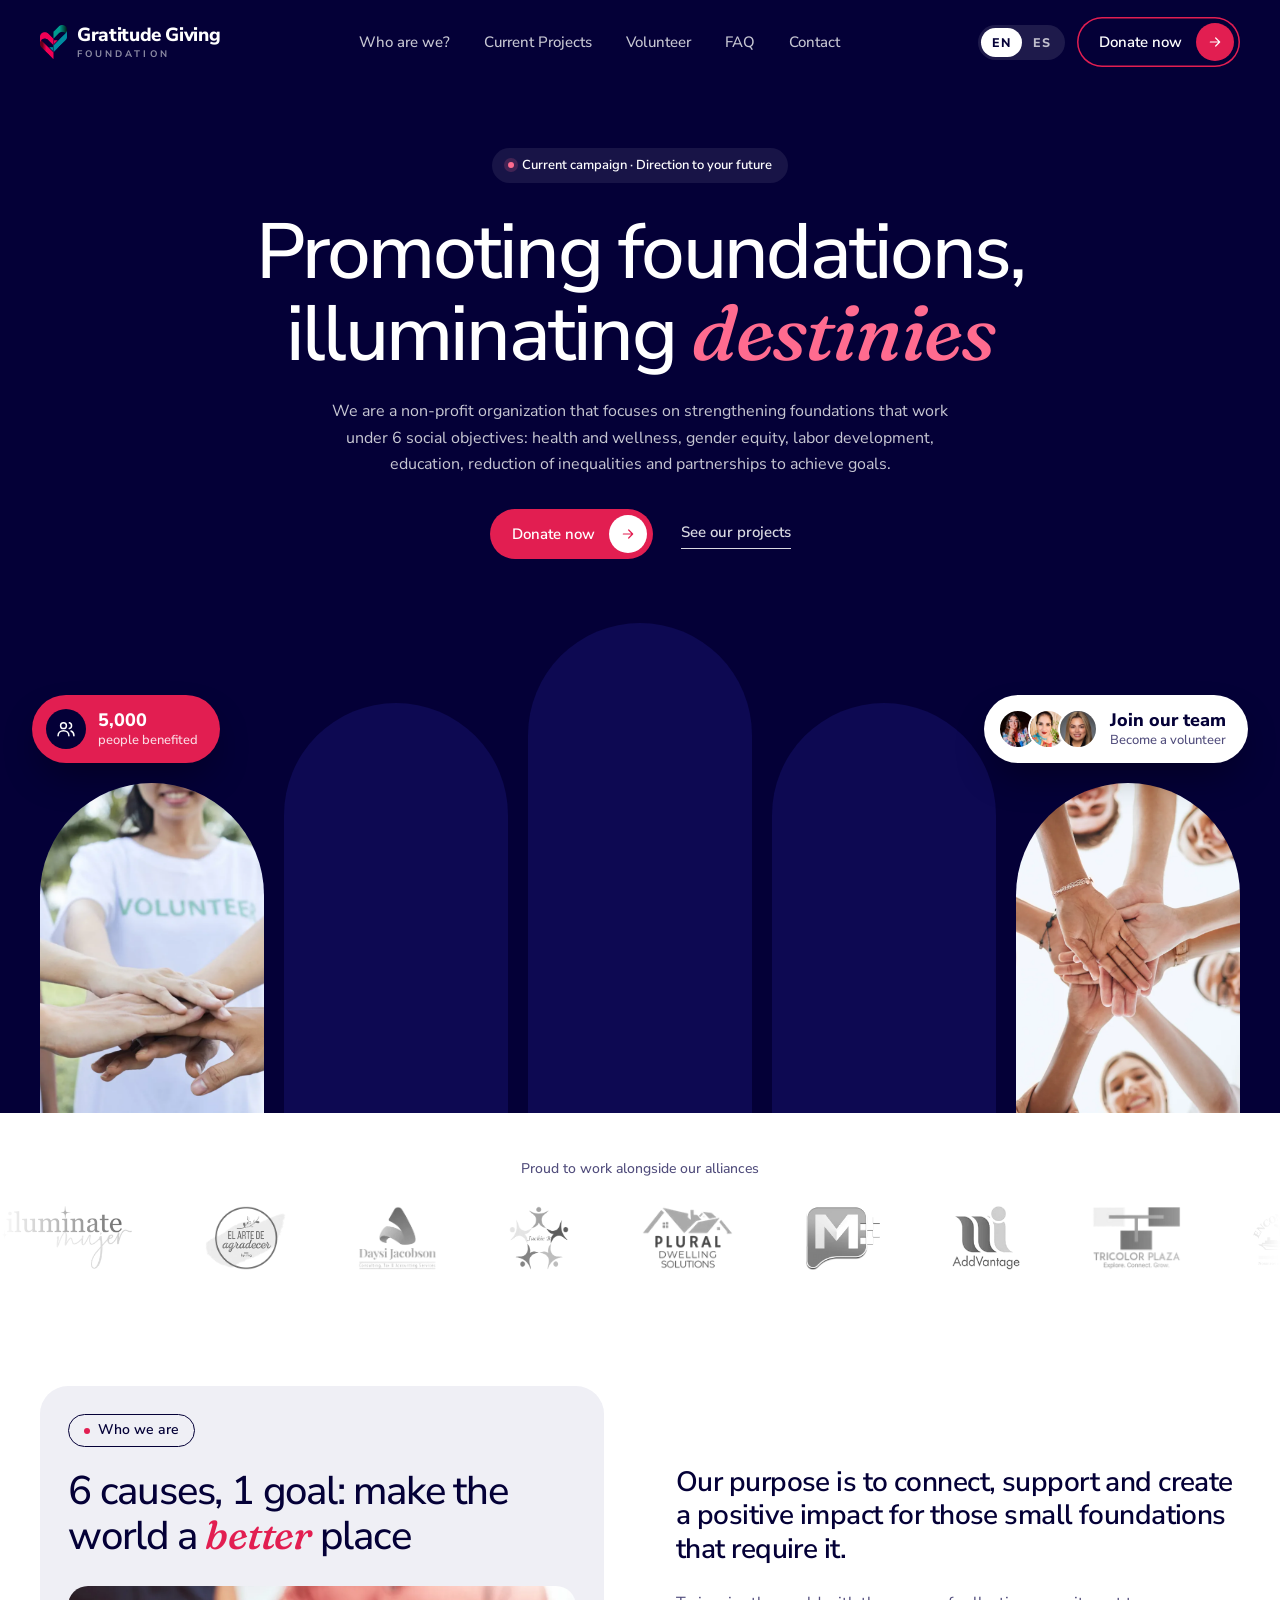
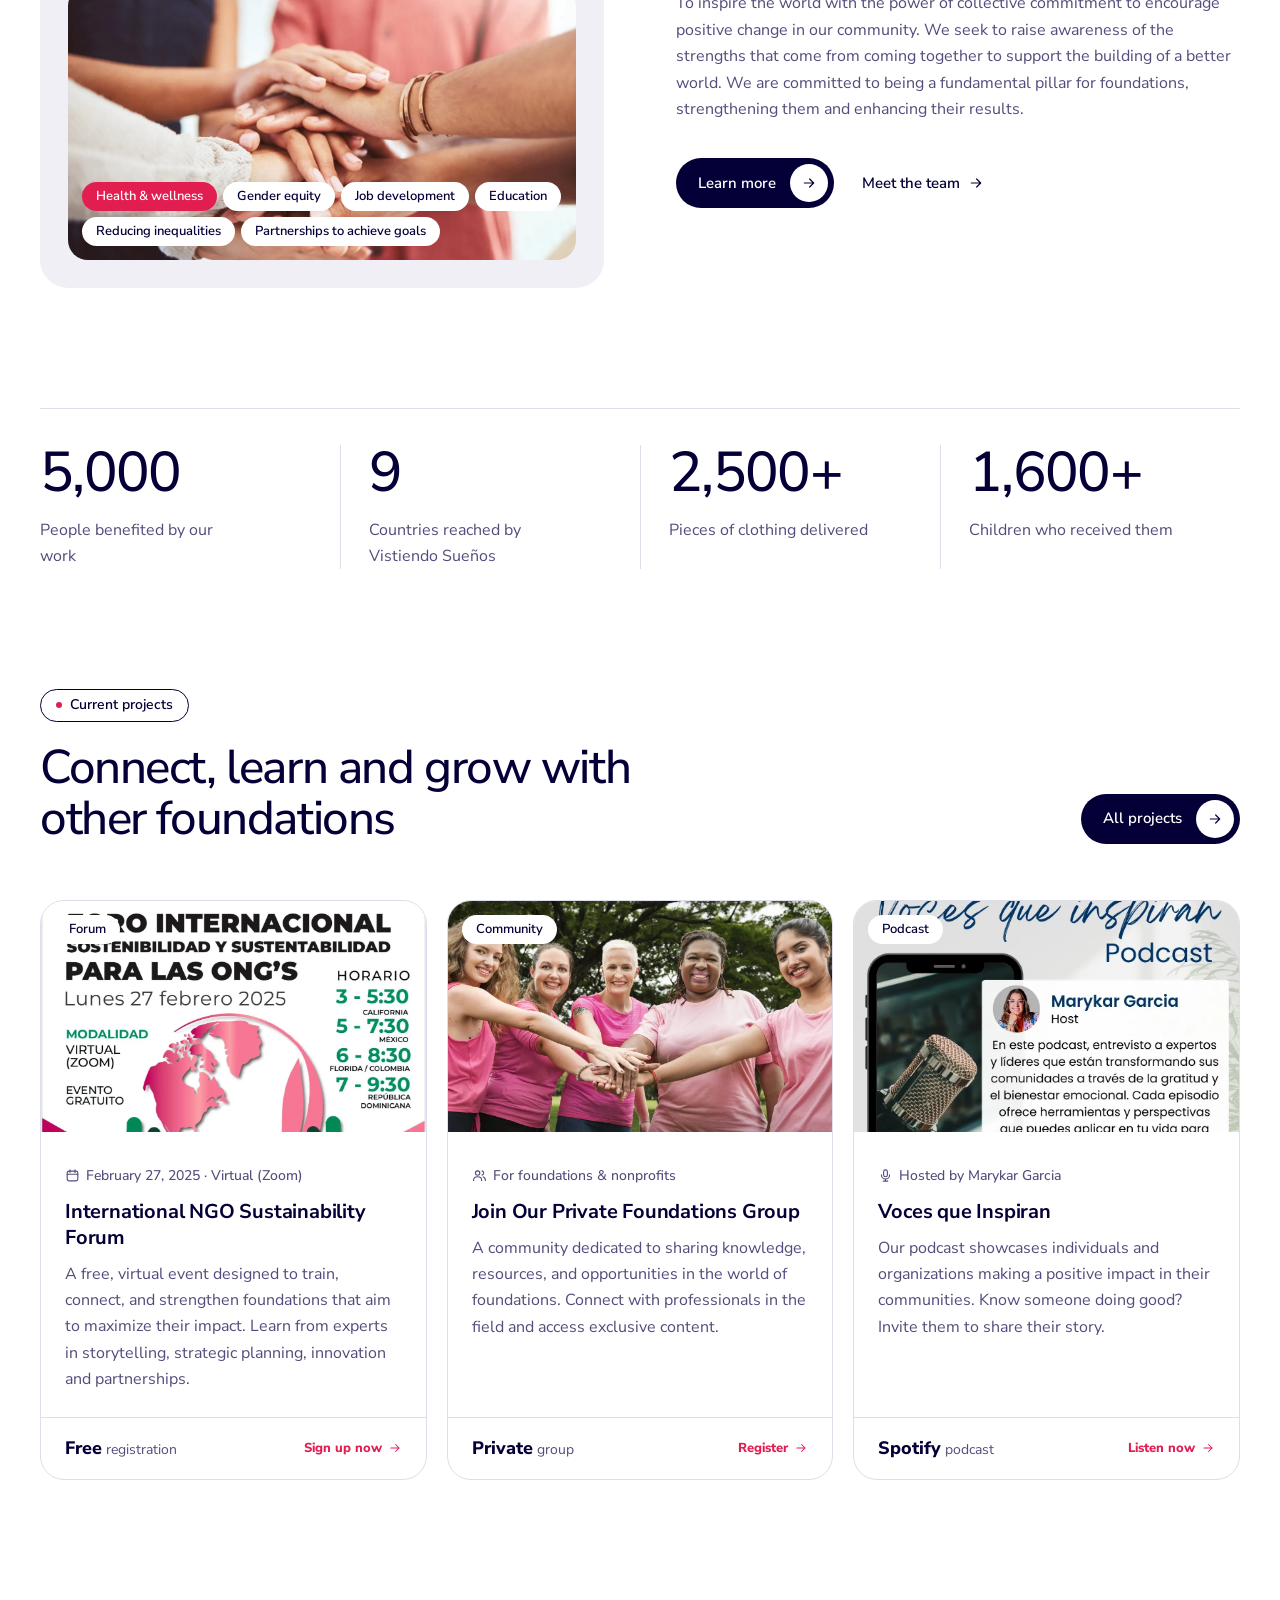
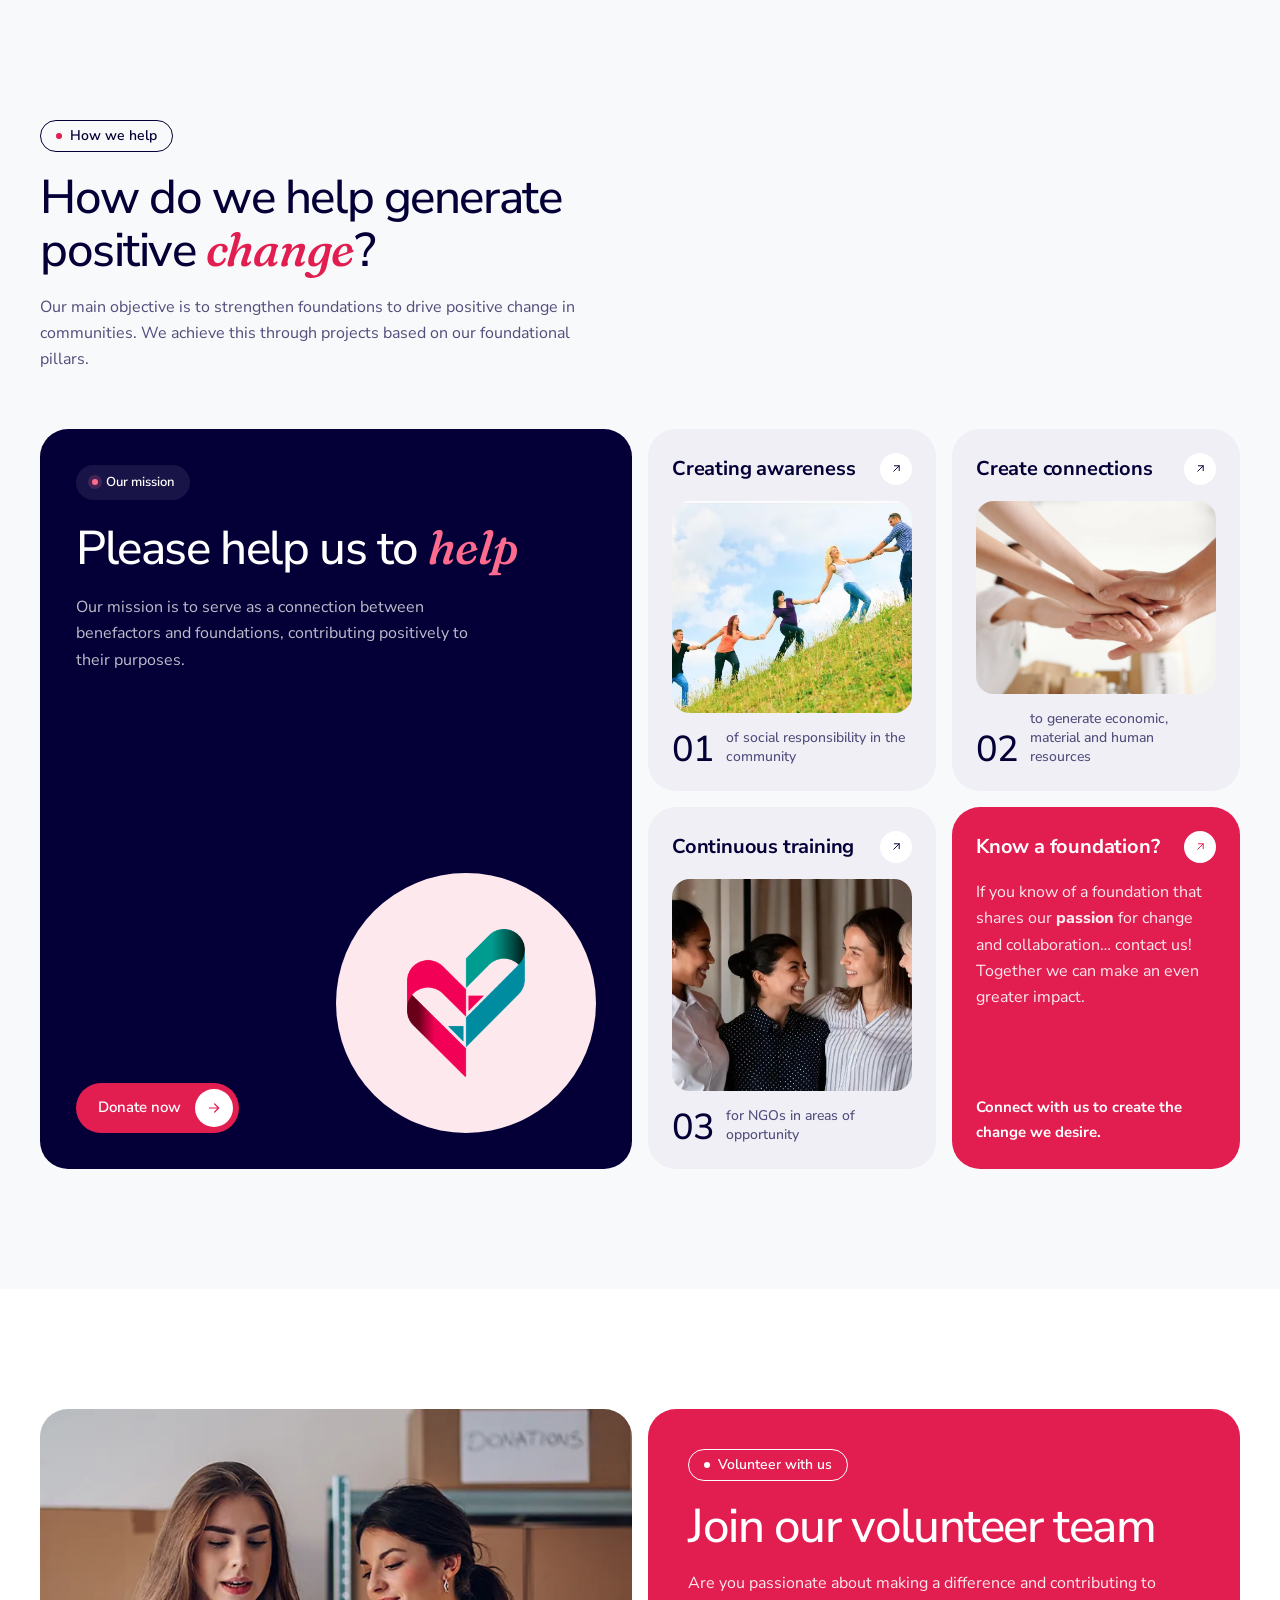
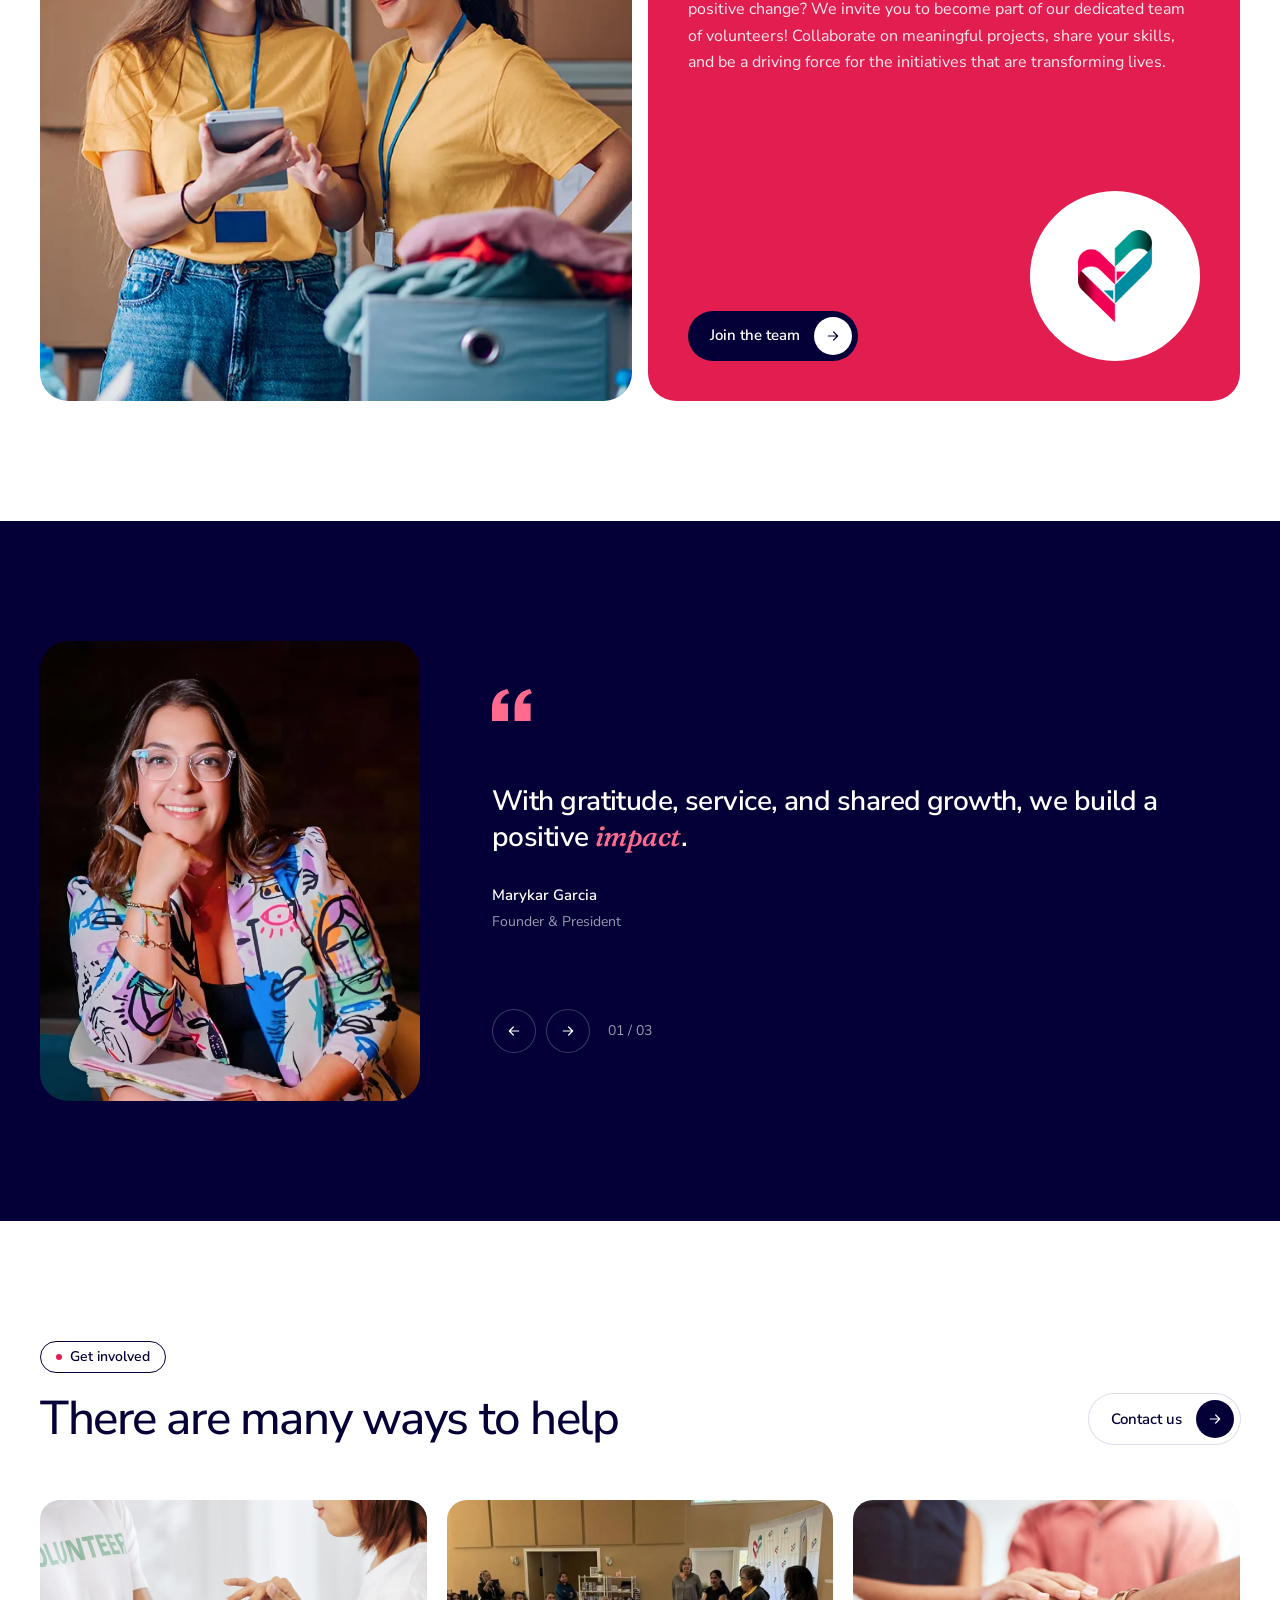
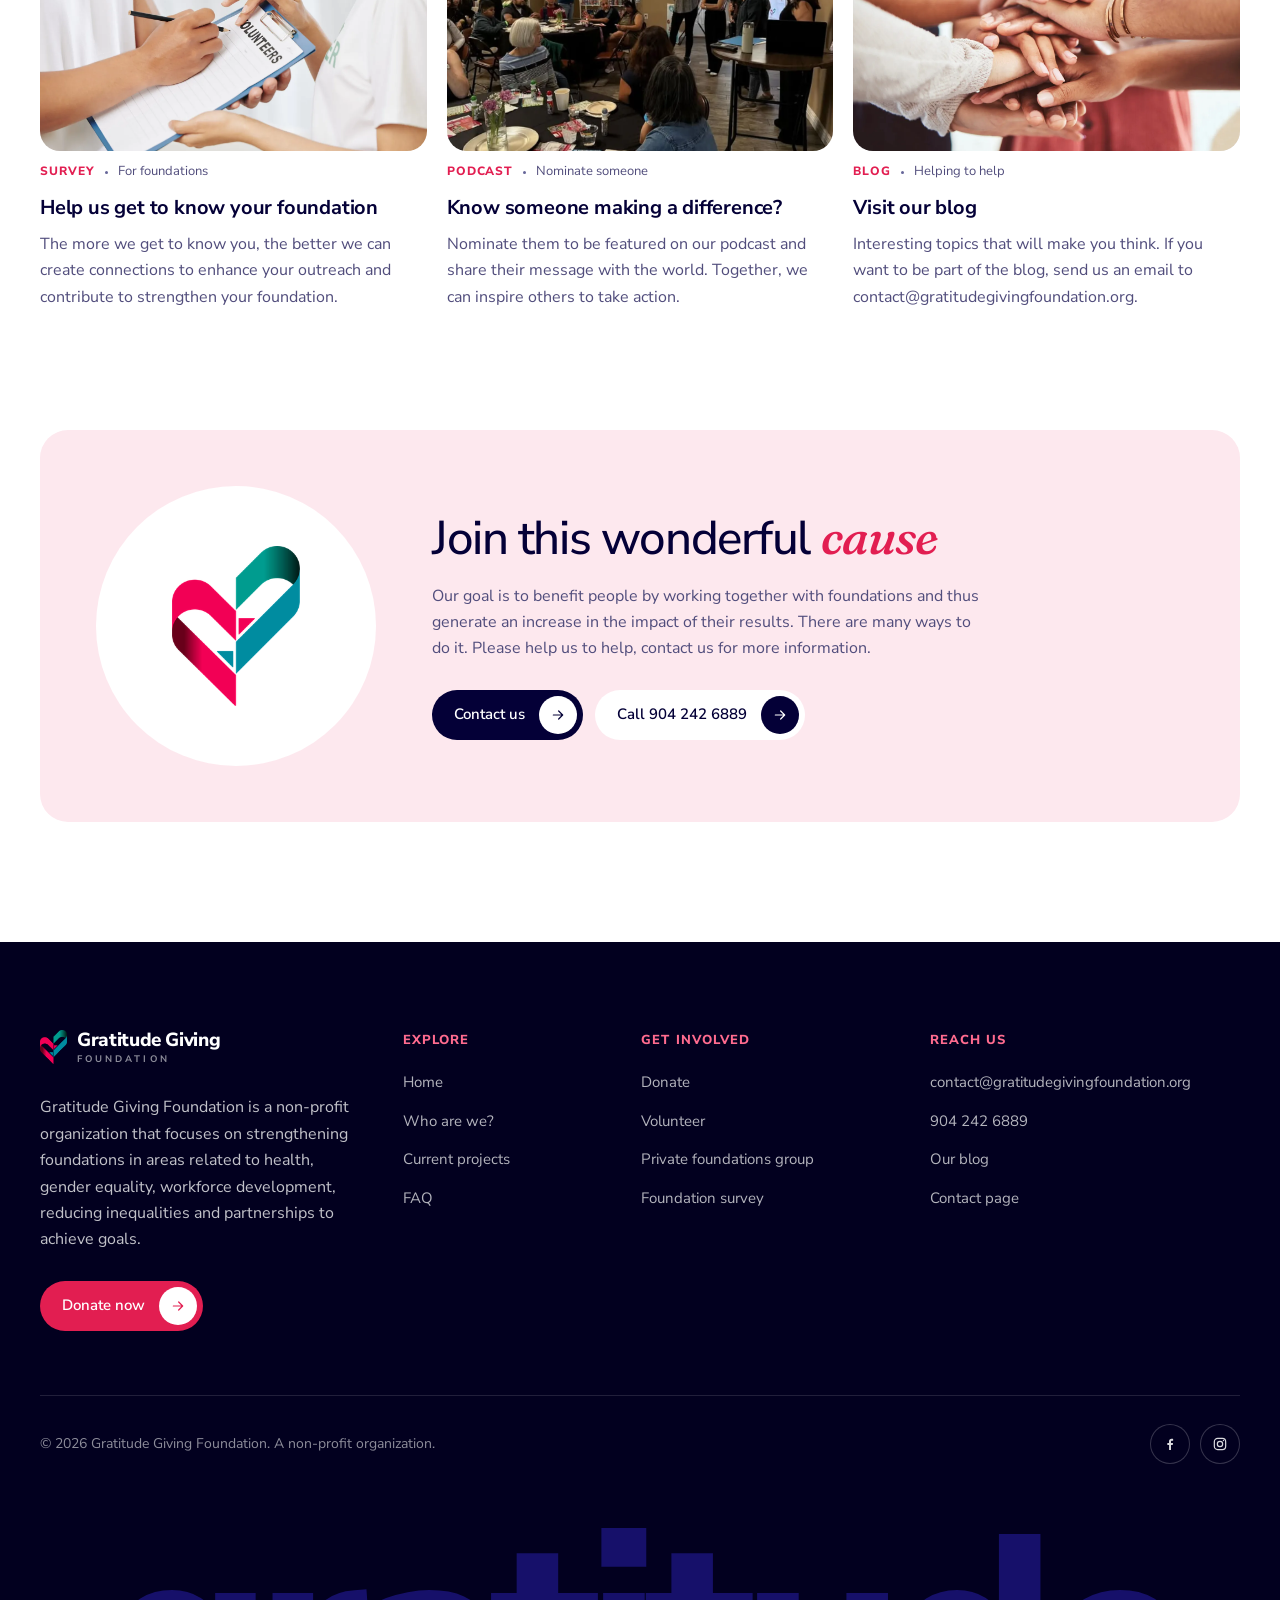
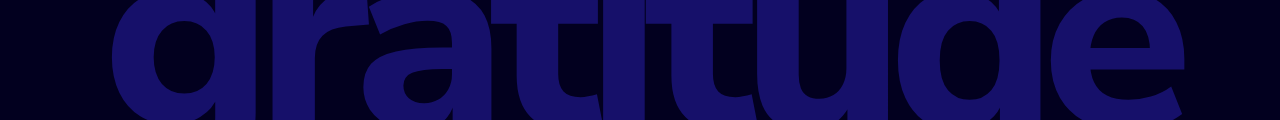
<file: index.html>
<!doctype html>
<html lang="en">
<head>
<meta charset="utf-8">
<meta name="viewport" content="width=device-width, initial-scale=1, viewport-fit=cover">
<title>Gratitude Giving Foundation — Promoting foundations, illuminating destinies</title>
<meta name="description" content="Gratitude Giving Foundation is a non-profit that strengthens foundations working in health, gender equity, labor development, education, reducing inequalities and partnerships.">
<meta name="theme-color" content="#040037">
<meta property="og:type" content="website">
<meta property="og:site_name" content="Gratitude Giving Foundation">
<meta property="og:locale" content="en_US">
<meta property="og:title" content="Gratitude Giving Foundation — Promoting foundations, illuminating destinies">
<meta property="og:description" content="Gratitude Giving Foundation is a non-profit that strengthens foundations working in health, gender equity, labor development, education, reducing inequalities and partnerships.">
<link rel="icon" type="image/png" href="assets/img/favicon.png">
<link rel="stylesheet" href="assets/css/styles.css">
<script>document.documentElement.classList.add("js")</script>
</head>
<body>
<svg width="0" height="0" style="position:absolute" aria-hidden="true" focusable="false"><defs><symbol id="i-arrow" viewBox="0 0 24 24" fill="none" stroke="currentColor" stroke-width="1.8" stroke-linecap="round" stroke-linejoin="round"><path d="M5 12h14M13 6l6 6-6 6"/></symbol><symbol id="i-arrow-ur" viewBox="0 0 24 24" fill="none" stroke="currentColor" stroke-width="1.8" stroke-linecap="round" stroke-linejoin="round"><path d="M7 17 17 7M8 7h9v9"/></symbol><symbol id="i-pin" viewBox="0 0 24 24" fill="none" stroke="currentColor" stroke-width="1.8" stroke-linecap="round" stroke-linejoin="round"><path d="M12 21s-7-6.2-7-11.5A7 7 0 0 1 19 9.5C19 14.8 12 21 12 21z"/><circle cx="12" cy="9.5" r="2.5"/></symbol><symbol id="i-calendar" viewBox="0 0 24 24" fill="none" stroke="currentColor" stroke-width="1.8" stroke-linecap="round" stroke-linejoin="round"><rect x="3.5" y="5" width="17" height="15.5" rx="3"/><path d="M3.5 10h17M8 3v4M16 3v4"/></symbol><symbol id="i-users" viewBox="0 0 24 24" fill="none" stroke="currentColor" stroke-width="1.8" stroke-linecap="round" stroke-linejoin="round"><circle cx="9" cy="8" r="3.5"/><path d="M2.5 20c0-3.6 2.9-6 6.5-6s6.5 2.4 6.5 6"/><path d="M16 4.6a3.5 3.5 0 0 1 0 6.8M18 14.3c2.2.7 3.5 2.8 3.5 5.7"/></symbol><symbol id="i-mic" viewBox="0 0 24 24" fill="none" stroke="currentColor" stroke-width="1.8" stroke-linecap="round" stroke-linejoin="round"><rect x="9" y="3" width="6" height="11" rx="3"/><path d="M5.5 11a6.5 6.5 0 0 0 13 0M12 17.5V21M8.5 21h7"/></symbol><symbol id="i-mail" viewBox="0 0 24 24" fill="none" stroke="currentColor" stroke-width="1.8" stroke-linecap="round" stroke-linejoin="round"><rect x="3" y="5" width="18" height="14" rx="3"/><path d="m4 7 8 6 8-6"/></symbol><symbol id="i-phone" viewBox="0 0 24 24" fill="none" stroke="currentColor" stroke-width="1.8" stroke-linecap="round" stroke-linejoin="round"><path d="M5 4h3.5l1.8 4.5-2.3 1.4a11 11 0 0 0 6.1 6.1l1.4-2.3L20 15.5V19a2 2 0 0 1-2 2A16 16 0 0 1 3 6a2 2 0 0 1 2-2z"/></symbol><symbol id="i-facebook" viewBox="0 0 24 24" fill="none" stroke="currentColor" stroke-width="1.8" stroke-linecap="round" stroke-linejoin="round"><path fill="currentColor" stroke="none" d="M13.5 21v-7.5h2.6l.4-3h-3V8.6c0-.9.3-1.5 1.6-1.5h1.6V4.4c-.3 0-1.2-.1-2.3-.1-2.3 0-3.9 1.4-3.9 4v2.2H8v3h2.6V21h2.9z"/></symbol><symbol id="i-instagram" viewBox="0 0 24 24" fill="none" stroke="currentColor" stroke-width="1.8" stroke-linecap="round" stroke-linejoin="round"><rect x="3.5" y="3.5" width="17" height="17" rx="5"/><circle cx="12" cy="12" r="4"/><circle cx="17.2" cy="6.8" r="1" fill="currentColor" stroke="none"/></symbol><symbol id="i-menu" viewBox="0 0 24 24" fill="none" stroke="currentColor" stroke-width="1.8" stroke-linecap="round" stroke-linejoin="round"><path d="M4 7h16M4 12h16M4 17h16"/></symbol><symbol id="i-close" viewBox="0 0 24 24" fill="none" stroke="currentColor" stroke-width="1.8" stroke-linecap="round" stroke-linejoin="round"><path d="M6 6l12 12M18 6 6 18"/></symbol><symbol id="i-plus" viewBox="0 0 24 24" fill="none" stroke="currentColor" stroke-width="1.8" stroke-linecap="round" stroke-linejoin="round"><path d="M12 5v14M5 12h14"/></symbol><symbol id="i-megaphone" viewBox="0 0 24 24" fill="none" stroke="currentColor" stroke-width="1.8" stroke-linecap="round" stroke-linejoin="round"><path d="M4 10v4a1 1 0 0 0 1 1h2l5 4V5L7 9H5a1 1 0 0 0-1 1z"/><path d="M16 8.5a5 5 0 0 1 0 7M18.8 6a8.5 8.5 0 0 1 0 12"/></symbol><symbol id="i-link" viewBox="0 0 24 24" fill="none" stroke="currentColor" stroke-width="1.8" stroke-linecap="round" stroke-linejoin="round"><path d="M10 14a4.5 4.5 0 0 0 6.4 0l3-3a4.5 4.5 0 0 0-6.4-6.4l-1 1"/><path d="M14 10a4.5 4.5 0 0 0-6.4 0l-3 3a4.5 4.5 0 0 0 6.4 6.4l1-1"/></symbol><symbol id="i-cap" viewBox="0 0 24 24" fill="none" stroke="currentColor" stroke-width="1.8" stroke-linecap="round" stroke-linejoin="round"><path d="m2.5 9 9.5-4.5L21.5 9 12 13.5z"/><path d="M6.5 11v4.5c0 1.4 2.5 3 5.5 3s5.5-1.6 5.5-3V11M21.5 9v5"/></symbol><symbol id="i-clipboard" viewBox="0 0 24 24" fill="none" stroke="currentColor" stroke-width="1.8" stroke-linecap="round" stroke-linejoin="round"><rect x="5" y="4.5" width="14" height="16.5" rx="2.5"/><path d="M9 4.5V3.5h6v1M9 11h6M9 15h4"/></symbol><symbol id="i-globe" viewBox="0 0 24 24" fill="none" stroke="currentColor" stroke-width="1.8" stroke-linecap="round" stroke-linejoin="round"><circle cx="12" cy="12" r="9"/><path d="M3 12h18M12 3c2.5 2.6 3.7 5.6 3.7 9s-1.2 6.4-3.7 9c-2.5-2.6-3.7-5.6-3.7-9S9.5 5.6 12 3z"/></symbol><symbol id="i-heart" viewBox="0 0 24 24" fill="none" stroke="currentColor" stroke-width="1.8" stroke-linecap="round" stroke-linejoin="round"><path d="M12 20s-7.5-4.6-7.5-10.2A4.3 4.3 0 0 1 12 7.2a4.3 4.3 0 0 1 7.5 2.6C19.5 15.4 12 20 12 20z"/></symbol><symbol id="i-quote" viewBox="0 0 40 32"><path fill="currentColor" d="M0 32V19.2C0 8.5 5.6 1.9 15.3 0l1.9 4.3C11.6 6 8.9 9.6 8.6 14.4H16V32H0zm22.6 0V19.2C22.6 8.5 28.2 1.9 37.9 0l1.9 4.3c-5.6 1.7-8.3 5.3-8.6 10.1h7.4V32H22.6z"/></symbol></defs></svg>
<a class="skip-link" href="#main">Skip to content</a>
<header class="nav">
  <div class="wrap">
    <a class="brand" href="index.html" aria-label="Gratitude Giving Foundation — home">
      <img src="assets/img/heart.png" alt="" width="27" height="34">
      <span class="brand-name">Gratitude Giving<small>Foundation</small></span>
    </a>
    <nav class="nav-links" aria-label="Main">
      <a href="about.html">Who are we?</a>
      <a href="projects.html">Current Projects</a>
      <a href="index.html#volunteer">Volunteer</a>
      <a href="faq.html">FAQ</a>
      <a href="contact.html">Contact</a>
    </nav>
    <div class="nav-cta">
      <div class="lang" role="group" aria-label="Language"><span lang="en" aria-current="true">EN</span><a href="es/index.html" lang="es" hreflang="es" title="Ver en español" aria-label="Español">ES</a></div>
      <a class="btn btn--outline" href="https://www.paypal.com/donate/?hosted_button_id=548SL7CG4H2UJ" target="_blank" rel="noopener">Donate now<span class="ico"><svg class="i" aria-hidden="true"><use href="#i-arrow"/></svg></span></a>
      <button class="menu-btn" type="button" aria-expanded="false" aria-controls="mobile-menu" aria-label="Open menu"><svg class="i i-menu" aria-hidden="true"><use href="#i-menu"/></svg><svg class="i i-close" aria-hidden="true"><use href="#i-close"/></svg></button>
    </div>
  </div>
  <nav class="mobile-menu" id="mobile-menu" aria-label="Mobile">
    <a href="index.html" aria-current="page">Home</a>
    <a href="about.html">Who are we?</a>
      <a href="projects.html">Current Projects</a>
      <a href="index.html#volunteer">Volunteer</a>
      <a href="faq.html">FAQ</a>
      <a href="contact.html">Contact</a>
    <a class="btn btn--crimson" href="https://www.paypal.com/donate/?hosted_button_id=548SL7CG4H2UJ" target="_blank" rel="noopener">Donate now<span class="ico"><svg class="i" aria-hidden="true"><use href="#i-arrow"/></svg></span></a>
  </nav>
</header>
<main id="main">

  <!-- ============ HERO ============ -->
  <section class="hero">
    <div class="wrap">
      <a class="pill pill--dark" href="projects.html#direction" data-reveal>Current campaign · Direction to your future</a>
      <h1 class="h1" data-reveal="d1">Promoting foundations, illuminating <span class="em">destinies</span></h1>
      <p class="hero-sub" data-reveal="d2">We are a non-profit organization that focuses on strengthening foundations that work under 6 social objectives: health and wellness, gender equity, labor development, education, reduction of inequalities and partnerships to achieve goals.</p>
      <div class="hero-ctas" data-reveal="d3">
        <a class="btn btn--crimson" href="https://www.paypal.com/donate/?hosted_button_id=548SL7CG4H2UJ" target="_blank" rel="noopener">Donate now<span class="ico"><svg class="i" aria-hidden="true"><use href="#i-arrow"/></svg></span></a>
        <a class="link-u" href="projects.html">See our projects</a>
      </div>

      <div class="arches">
        <div class="arch"><img src="assets/img/mission-2.webp" alt="Volunteers joining hands" style="object-position:55% center" loading="lazy" decoding="async"></div>
        <div class="arch"><picture><source media="(max-width: 809px)" srcset="assets/img/m/hero-community.webp"><img src="assets/img/community.webp" alt="Gratitude Giving community gathering outdoors" style="object-position:52% 60%" decoding="async"></picture></div>
        <div class="arch"><picture><source media="(max-width: 809px)" srcset="assets/img/m/hero-vistiendo.webp"><img src="assets/img/vistiendo.webp" alt="Children in new dresses from the Vistiendo Sueños project" style="object-position:47% center" fetchpriority="high" decoding="async"></picture></div>
        <div class="arch"><picture><source media="(max-width: 809px)" srcset="assets/img/m/hero-vistiendo-2.webp"><img src="assets/img/vistiendo-2.webp" alt="Volunteer delivering donated clothing" style="object-position:72% center" decoding="async"></picture></div>
        <div class="arch"><img src="assets/img/team-hands.webp" alt="Hands joined together in support" style="object-position:50% center" loading="lazy" decoding="async"></div>
        <div class="chip chip--left">
          <span class="chip-ico"><svg class="i" aria-hidden="true"><use href="#i-users"/></svg></span>
          <div class="chip-txt"><b>5,000</b><span>people benefited</span></div>
        </div>
        <a class="chip chip--right" href="#volunteer">
          <span class="avatars">
            <img src="assets/img/team/marykar-garcia.webp" alt="" width="40" height="40">
            <img src="assets/img/team/vanezza-reyes.webp" alt="" width="40" height="40">
            <img src="assets/img/team/patricia-tusanotte.webp" alt="" width="40" height="40">
          </span>
          <div class="chip-txt"><b>Join our team</b><span>Become a volunteer</span></div>
        </a>
      </div>
    </div>
  </section>

  <!-- ============ ALLIANCES ============ -->
  <section class="logos" aria-label="Our alliances">
    <div class="wrap"><p>Proud to work alongside our alliances</p></div>
    <div class="marquee">
      <div class="marquee-track">
        <img src="assets/img/logos/iluminate-mujer.webp" alt="Iluminate Mujer" class="" loading="lazy"><img src="assets/img/logos/el-arte-de-agradecer.webp" alt="El Arte de Agradecer" class="" loading="lazy"><img src="assets/img/logos/daysi-jacobson.webp" alt="Daysi Jacobson Consulting, Tax & Accounting Services" class="" loading="lazy"><img src="assets/img/logos/jackie-b.webp" alt="Jackie B" class="" loading="lazy"><img src="assets/img/logos/plural-dwelling.webp" alt="Plural Dwelling Solutions" class="" loading="lazy"><img src="assets/img/logos/metabyte.webp" alt="Metabyte" class="" loading="lazy"><img src="assets/img/logos/addvantage.webp" alt="AddVantage" class="" loading="lazy"><img src="assets/img/logos/tricolor-plaza.webp" alt="Tricolor Plaza" class="" loading="lazy"><img src="assets/img/logos/encomiendas-latinas.webp" alt="Encomiendas Latinas Jacksonville" class="wide" loading="lazy"><img src="assets/img/logos/iluminate-mujer.webp" alt="" class="" loading="lazy" aria-hidden="true"><img src="assets/img/logos/el-arte-de-agradecer.webp" alt="" class="" loading="lazy" aria-hidden="true"><img src="assets/img/logos/daysi-jacobson.webp" alt="" class="" loading="lazy" aria-hidden="true"><img src="assets/img/logos/jackie-b.webp" alt="" class="" loading="lazy" aria-hidden="true"><img src="assets/img/logos/plural-dwelling.webp" alt="" class="" loading="lazy" aria-hidden="true"><img src="assets/img/logos/metabyte.webp" alt="" class="" loading="lazy" aria-hidden="true"><img src="assets/img/logos/addvantage.webp" alt="" class="" loading="lazy" aria-hidden="true"><img src="assets/img/logos/tricolor-plaza.webp" alt="" class="" loading="lazy" aria-hidden="true"><img src="assets/img/logos/encomiendas-latinas.webp" alt="" class="wide" loading="lazy" aria-hidden="true">
      </div>
    </div>
  </section>

  <!-- ============ WHO WE ARE ============ -->
  <section class="about">
    <div class="wrap about-grid">
      <div class="about-card" data-reveal>
        <span class="pill">Who we are</span>
        <h2 class="h3">6 causes, 1 goal: make the world a <span class="em">better</span> place</h2>
        <div class="media">
          <img src="assets/img/hands.webp" alt="Diverse hands stacked together" loading="lazy">
          <div class="tags">
            <span class="tag tag--accent">Health &amp; wellness</span>
            <span class="tag">Gender equity</span>
            <span class="tag">Job development</span>
            <span class="tag">Education</span>
            <span class="tag">Reducing inequalities</span>
            <span class="tag">Partnerships to achieve goals</span>
          </div>
        </div>
      </div>
      <div class="about-copy" data-reveal="d1">
        <p class="lead">Our purpose is to connect, support and create a positive impact for those small foundations that require it.</p>
        <p class="muted">To inspire the world with the power of collective commitment to encourage positive change in our community. We seek to raise awareness of the strengths that come from coming together to support the building of a better world. We are committed to being a fundamental pillar for foundations, strengthening them and enhancing their results.</p>
        <div class="btn-row">
          <a class="btn btn--dark" href="about.html">Learn more<span class="ico"><svg class="i" aria-hidden="true"><use href="#i-arrow"/></svg></span></a>
          <a class="link-arrow" href="about.html#team">Meet the team <svg class="i" aria-hidden="true"><use href="#i-arrow"/></svg></a>
        </div>
      </div>
    </div>
  </section>

  <!-- ============ STATS ============ -->
  <section class="sec sec--top0" aria-label="Our impact">
    <div class="wrap">
      <div class="stats" data-reveal>
        <div class="stat"><b>5,000</b><span>People benefited by our work</span></div>
        <div class="stat"><b>9</b><span>Countries reached by Vistiendo Sueños</span></div>
        <div class="stat"><b>2,500+</b><span>Pieces of clothing delivered</span></div>
        <div class="stat"><b>1,600+</b><span>Children who received them</span></div>
      </div>
    </div>
  </section>

  <!-- ============ CURRENT PROJECTS ============ -->
  <section class="sec sec--top0">
    <div class="wrap">
      <div class="sec-head">
        <div data-reveal>
          <span class="pill">Current projects</span>
          <h2 class="h2">Connect, learn and grow with other foundations</h2>
        </div>
        <a class="btn btn--dark" href="projects.html" data-reveal="d1">All projects<span class="ico"><svg class="i" aria-hidden="true"><use href="#i-arrow"/></svg></span></a>
      </div>
      <div class="cards">
        <a class="card" href="https://us02web.zoom.us/meeting/register/dUWKzT0_QDy-rcUtw5bnug" target="_blank" rel="noopener" data-reveal>
          <div class="card-media"><img src="assets/img/forum.webp" alt="International NGO Sustainability Forum poster" loading="lazy" style="object-position:center top"><span class="tag">Forum</span></div>
          <div class="card-body">
            <p class="card-meta"><svg class="i" aria-hidden="true"><use href="#i-calendar"/></svg> February 27, 2025 · Virtual (Zoom)</p>
            <h3>International NGO Sustainability Forum</h3>
            <p>A free, virtual event designed to train, connect, and strengthen foundations that aim to maximize their impact. Learn from experts in storytelling, strategic planning, innovation and partnerships.</p>
          </div>
          <div class="card-foot"><span><b>Free</b><small>registration</small></span><span class="go">Sign up now <svg class="i" aria-hidden="true"><use href="#i-arrow"/></svg></span></div>
        </a>
        <a class="card" href="https://www.facebook.com/share/g/SJaUvNi9jvcfVFg1/" target="_blank" rel="noopener" data-reveal="d1">
          <div class="card-media"><img src="assets/img/private-group.webp" alt="Women in pink joining hands" loading="lazy"><span class="tag">Community</span></div>
          <div class="card-body">
            <p class="card-meta"><svg class="i" aria-hidden="true"><use href="#i-users"/></svg> For foundations &amp; nonprofits</p>
            <h3>Join Our Private Foundations Group</h3>
            <p>A community dedicated to sharing knowledge, resources, and opportunities in the world of foundations. Connect with professionals in the field and access exclusive content.</p>
          </div>
          <div class="card-foot"><span><b>Private</b><small>group</small></span><span class="go">Register <svg class="i" aria-hidden="true"><use href="#i-arrow"/></svg></span></div>
        </a>
        <a class="card" href="https://podcasters.spotify.com/pod/show/el-arte-de-agradecer/episodes/Proposito-de-Vida-e2j1njt" target="_blank" rel="noopener" data-reveal="d2">
          <div class="card-media"><img src="assets/img/podcast.webp" alt="Voces que inspiran podcast cover with host Marykar Garcia" loading="lazy" style="object-position:center 30%"><span class="tag">Podcast</span></div>
          <div class="card-body">
            <p class="card-meta"><svg class="i" aria-hidden="true"><use href="#i-mic"/></svg> Hosted by Marykar Garcia</p>
            <h3>Voces que Inspiran</h3>
            <p>Our podcast showcases individuals and organizations making a positive impact in their communities. Know someone doing good? Invite them to share their story.</p>
          </div>
          <div class="card-foot"><span><b>Spotify</b><small>podcast</small></span><span class="go">Listen now <svg class="i" aria-hidden="true"><use href="#i-arrow"/></svg></span></div>
        </a>
      </div>
    </div>
  </section>

  <!-- ============ HOW WE HELP (bento) ============ -->
  <section class="sec sec--soft">
    <div class="wrap">
      <div class="sec-head">
        <div data-reveal>
          <span class="pill">How we help</span>
          <h2 class="h2">How do we help generate positive <span class="em">change</span>?</h2>
          <p>Our main objective is to strengthen foundations to drive positive change in communities. We achieve this through projects based on our foundational pillars.</p>
        </div>
        <a class="btn btn--dark" href="projects.html" data-reveal="d1">Current projects<span class="ico"><svg class="i" aria-hidden="true"><use href="#i-arrow"/></svg></span></a>
      </div>
      <div class="bento">
        <div class="panel" data-reveal>
          <span class="pill pill--dark" style="align-self:flex-start">Our mission</span>
          <h3 class="h2">Please help us to <span class="em">help</span></h3>
          <p>Our mission is to serve as a connection between benefactors and foundations, contributing positively to their purposes.</p>
          <a class="btn btn--crimson" href="https://www.paypal.com/donate/?hosted_button_id=548SL7CG4H2UJ" target="_blank" rel="noopener">Donate now<span class="ico"><svg class="i" aria-hidden="true"><use href="#i-arrow"/></svg></span></a>
          <div class="panel-circle"><img src="assets/img/heart.png" alt="" loading="lazy"></div>
        </div>
        <div class="tiles">
          <a class="tile" href="about.html#pillars" data-reveal="d1">
            <div class="tile-top"><h3>Creating awareness</h3><span class="tile-arrow"><svg class="i" aria-hidden="true"><use href="#i-arrow-ur"/></svg></span></div>
            <div class="tile-media"><img src="assets/img/pillar-awareness.webp" alt="People helping each other up a hill" loading="lazy"></div>
            <div class="tile-foot"><b>01</b><span>of social responsibility in the community</span></div>
          </a>
          <a class="tile" href="about.html#pillars" data-reveal="d2">
            <div class="tile-top"><h3>Create connections</h3><span class="tile-arrow"><svg class="i" aria-hidden="true"><use href="#i-arrow-ur"/></svg></span></div>
            <div class="tile-media"><img src="assets/img/purpose.webp" alt="Volunteers stacking hands" loading="lazy"></div>
            <div class="tile-foot"><b>02</b><span>to generate economic, material and human resources</span></div>
          </a>
          <a class="tile" href="about.html#pillars" data-reveal="d1">
            <div class="tile-top"><h3>Continuous training</h3><span class="tile-arrow"><svg class="i" aria-hidden="true"><use href="#i-arrow-ur"/></svg></span></div>
            <div class="tile-media"><img src="assets/img/pillar-training.webp" alt="Women talking together" loading="lazy" style="object-position:40% center"></div>
            <div class="tile-foot"><b>03</b><span>for NGOs in areas of opportunity</span></div>
          </a>
          <a class="tile tile--accent" href="contact.html" data-reveal="d2">
            <div class="tile-top"><h3>Know a foundation?</h3><span class="tile-arrow"><svg class="i" aria-hidden="true"><use href="#i-arrow-ur"/></svg></span></div>
            <p>If you know of a foundation that shares our <strong>passion</strong> for change and collaboration… contact us! Together we can make an even greater impact.</p>
            <div class="tile-foot">Connect with us to create the change we desire.</div>
          </a>
        </div>
      </div>
    </div>
  </section>

  <!-- ============ VOLUNTEER ============ -->
  <section class="sec" id="volunteer">
    <div class="wrap split">
      <div class="split-media" data-reveal><img src="assets/img/volunteer.webp" alt="Two volunteers reviewing donations on a tablet" loading="lazy"></div>
      <div class="split-card" data-reveal="d1">
        <span class="pill pill--white" style="align-self:flex-start">Volunteer with us</span>
        <h2 class="h2">Join our volunteer team</h2>
        <p>Are you passionate about making a difference and contributing to positive change? We invite you to become part of our dedicated team of volunteers! Collaborate on meaningful projects, share your skills, and be a driving force for the initiatives that are transforming lives.</p>
        <div class="split-foot">
          <a class="btn btn--dark" href="https://forms.gle/Y9TBG8KcfwNpag8e8" target="_blank" rel="noopener">Join the team<span class="ico"><svg class="i" aria-hidden="true"><use href="#i-arrow"/></svg></span></a>
          <div class="split-circle"><img src="assets/img/heart.png" alt="" loading="lazy"></div>
        </div>
      </div>
    </div>
  </section>

  <!-- ============ QUOTES ============ -->
  <section class="quotes" data-quotes aria-roledescription="carousel" aria-label="Words from our community">
    <div class="wrap quote-grid">
      <div class="quote-photo" data-reveal>
        <img src="assets/img/team/marykar-garcia.webp" alt="Marykar Garcia" loading="lazy" class="is-active">
        <img src="assets/img/team-hands.webp" alt="" loading="lazy" style="object-position:30% center">
        <img src="assets/img/private-group.webp" alt="" loading="lazy" style="object-position:62% center">
      </div>
      <div class="quote-body" data-reveal="d1">
        <svg class="qmark" aria-hidden="true"><use href="#i-quote"/></svg>
        <div class="quote-slides" aria-live="polite">
          <figure class="quote-slide is-active">
            <blockquote>With gratitude, service, and shared growth, we build a positive <span class="em">impact</span>.</blockquote>
            <figcaption class="quote-who"><b>Marykar Garcia</b><span>Founder &amp; President</span></figcaption>
          </figure>
          <figure class="quote-slide">
            <blockquote>I am so convinced that when people come together they create <span class="em">great things</span>.</blockquote>
            <figcaption class="quote-who"><b>Gratitude Giving Foundation</b><span>Our community</span></figcaption>
          </figure>
          <figure class="quote-slide">
            <blockquote>I am passionate about serving my community, and something that makes me very aware is knowing statistics like those of the WHO that share that <span class="em">1 in 3 women</span> are abused (emotionally and/or physically) at some point in their lives.</blockquote>
            <figcaption class="quote-who"><b>Gratitude Giving Foundation</b><span>Our community</span></figcaption>
          </figure>
        </div>
        <div class="quote-ctrl">
          <button class="prev" type="button" aria-label="Previous quote"><svg class="i" aria-hidden="true"><use href="#i-arrow"/></svg></button>
          <button class="next" type="button" aria-label="Next quote"><svg class="i" aria-hidden="true"><use href="#i-arrow"/></svg></button>
          <span class="quote-count">01 / 03</span>
        </div>
      </div>
    </div>
  </section>

  <!-- ============ GET INVOLVED ============ -->
  <section class="sec" id="get-involved">
    <div class="wrap">
      <div class="sec-head">
        <div data-reveal>
          <span class="pill">Get involved</span>
          <h2 class="h2">There are many ways to help</h2>
        </div>
        <a class="btn btn--light" style="box-shadow:0 0 0 1px var(--line)" href="contact.html" data-reveal="d1">Contact us<span class="ico"><svg class="i" aria-hidden="true"><use href="#i-arrow"/></svg></span></a>
      </div>
      <div class="stories">
        <a class="story" href="https://docs.google.com/forms/d/e/1FAIpQLSfGZtvj_LeOwi6yWv8tR_2fav7ogoVAl5sz-33LPN9RQP3p4w/viewform" target="_blank" rel="noopener" data-reveal>
          <div class="story-media"><img src="assets/img/mission-1.webp" alt="Volunteer filling in a form" loading="lazy"></div>
          <p class="story-meta"><b>Survey</b><i></i>For foundations</p>
          <h3>Help us get to know your foundation</h3>
          <p>The more we get to know you, the better we can create connections to enhance your outreach and contribute to strengthen your foundation.</p>
        </a>
        <a class="story" href="https://forms.gle/TEiTPrCjTV9yak5c9" target="_blank" rel="noopener" data-reveal="d1">
          <div class="story-media"><img src="assets/img/bingo-2.webp" alt="Guests at a Gratitude Giving community event" loading="lazy"></div>
          <p class="story-meta"><b>Podcast</b><i></i>Nominate someone</p>
          <h3>Know someone making a difference?</h3>
          <p>Nominate them to be featured on our podcast and share their message with the world. Together, we can inspire others to take action.</p>
        </a>
        <a class="story" href="https://gratitudegivingfoundation.blogspot.com" target="_blank" rel="noopener" data-reveal="d2">
          <div class="story-media"><img src="assets/img/hands.webp" alt="Hands joined together" loading="lazy" style="object-position:center 40%"></div>
          <p class="story-meta"><b>Blog</b><i></i>Helping to help</p>
          <h3>Visit our blog</h3>
          <p>Interesting topics that will make you think. If you want to be part of the blog, send us an email to contact@gratitudegivingfoundation.org.</p>
        </a>
      </div>
    </div>
  </section>

  <!-- ============ CTA ============ -->
  <section class="cta-wrap sec--top0">
    <div class="wrap">
      <div class="cta" data-reveal>
        <div class="cta-circle"><img src="assets/img/heart.png" alt="" loading="lazy"></div>
        <div>
          <h2 class="h2">Join this wonderful <span class="em">cause</span></h2>
          <p>Our goal is to benefit people by working together with foundations and thus generate an increase in the impact of their results. There are many ways to do it. Please help us to help, contact us for more information.</p>
          <div class="btn-row">
            <a class="btn btn--dark" href="contact.html">Contact us<span class="ico"><svg class="i" aria-hidden="true"><use href="#i-arrow"/></svg></span></a>
            <a class="btn btn--light" href="tel:+19042426889">Call 904 242 6889<span class="ico"><svg class="i" aria-hidden="true"><use href="#i-arrow"/></svg></span></a>
          </div>
        </div>
      </div>
    </div>
  </section>

</main>
<footer class="footer">
  <div class="wrap">
    <div class="foot-grid">
      <div class="foot-brand">
        <a class="brand" href="index.html" aria-label="Gratitude Giving Foundation — home">
      <img src="assets/img/heart.png" alt="" width="27" height="34">
      <span class="brand-name">Gratitude Giving<small>Foundation</small></span>
    </a>
        <p>Gratitude Giving Foundation is a non-profit organization that focuses on strengthening foundations in areas related to health, gender equality, workforce development, reducing inequalities and partnerships to achieve goals.</p>
        <a class="btn btn--crimson" href="https://www.paypal.com/donate/?hosted_button_id=548SL7CG4H2UJ" target="_blank" rel="noopener">Donate now<span class="ico"><svg class="i" aria-hidden="true"><use href="#i-arrow"/></svg></span></a>
      </div>
      <div class="foot-col">
        <h4>Explore</h4>
        <ul>
          <li><a href="index.html">Home</a></li>
          <li><a href="about.html">Who are we?</a></li>
          <li><a href="projects.html">Current projects</a></li>
          <li><a href="faq.html">FAQ</a></li>
        </ul>
      </div>
      <div class="foot-col">
        <h4>Get involved</h4>
        <ul>
          <li><a href="https://www.paypal.com/donate/?hosted_button_id=548SL7CG4H2UJ" target="_blank" rel="noopener">Donate</a></li>
          <li><a href="https://forms.gle/Y9TBG8KcfwNpag8e8" target="_blank" rel="noopener">Volunteer</a></li>
          <li><a href="https://www.facebook.com/share/g/SJaUvNi9jvcfVFg1/" target="_blank" rel="noopener">Private foundations group</a></li>
          <li><a href="https://docs.google.com/forms/d/e/1FAIpQLSfGZtvj_LeOwi6yWv8tR_2fav7ogoVAl5sz-33LPN9RQP3p4w/viewform" target="_blank" rel="noopener">Foundation survey</a></li>
        </ul>
      </div>
      <div class="foot-col">
        <h4>Reach us</h4>
        <ul>
          <li><a href="mailto:contact@gratitudegivingfoundation.org">contact@<wbr>gratitudegivingfoundation.org</a></li>
          <li><a href="tel:+19042426889">904 242 6889</a></li>
          <li><a href="https://gratitudegivingfoundation.blogspot.com" target="_blank" rel="noopener">Our blog</a></li>
          <li><a href="contact.html">Contact page</a></li>
        </ul>
      </div>
    </div>
    <div class="foot-bottom">
      <p>© <span data-year>2026</span> Gratitude Giving Foundation. A non-profit organization.</p>
      <div class="socials">
        <a href="https://www.facebook.com/profile.php?id=61553736123430" target="_blank" rel="noopener" aria-label="Facebook"><svg class="i" aria-hidden="true"><use href="#i-facebook"/></svg></a>
        <a href="https://www.instagram.com/p/CyM9iSHOB53/" target="_blank" rel="noopener" aria-label="Instagram"><svg class="i" aria-hidden="true"><use href="#i-instagram"/></svg></a>
      </div>
    </div>
  </div>
  <div class="wordmark" aria-hidden="true">gratitude</div>
</footer>
<script src="assets/js/main.js" defer></script>
</body>
</html>
</file>
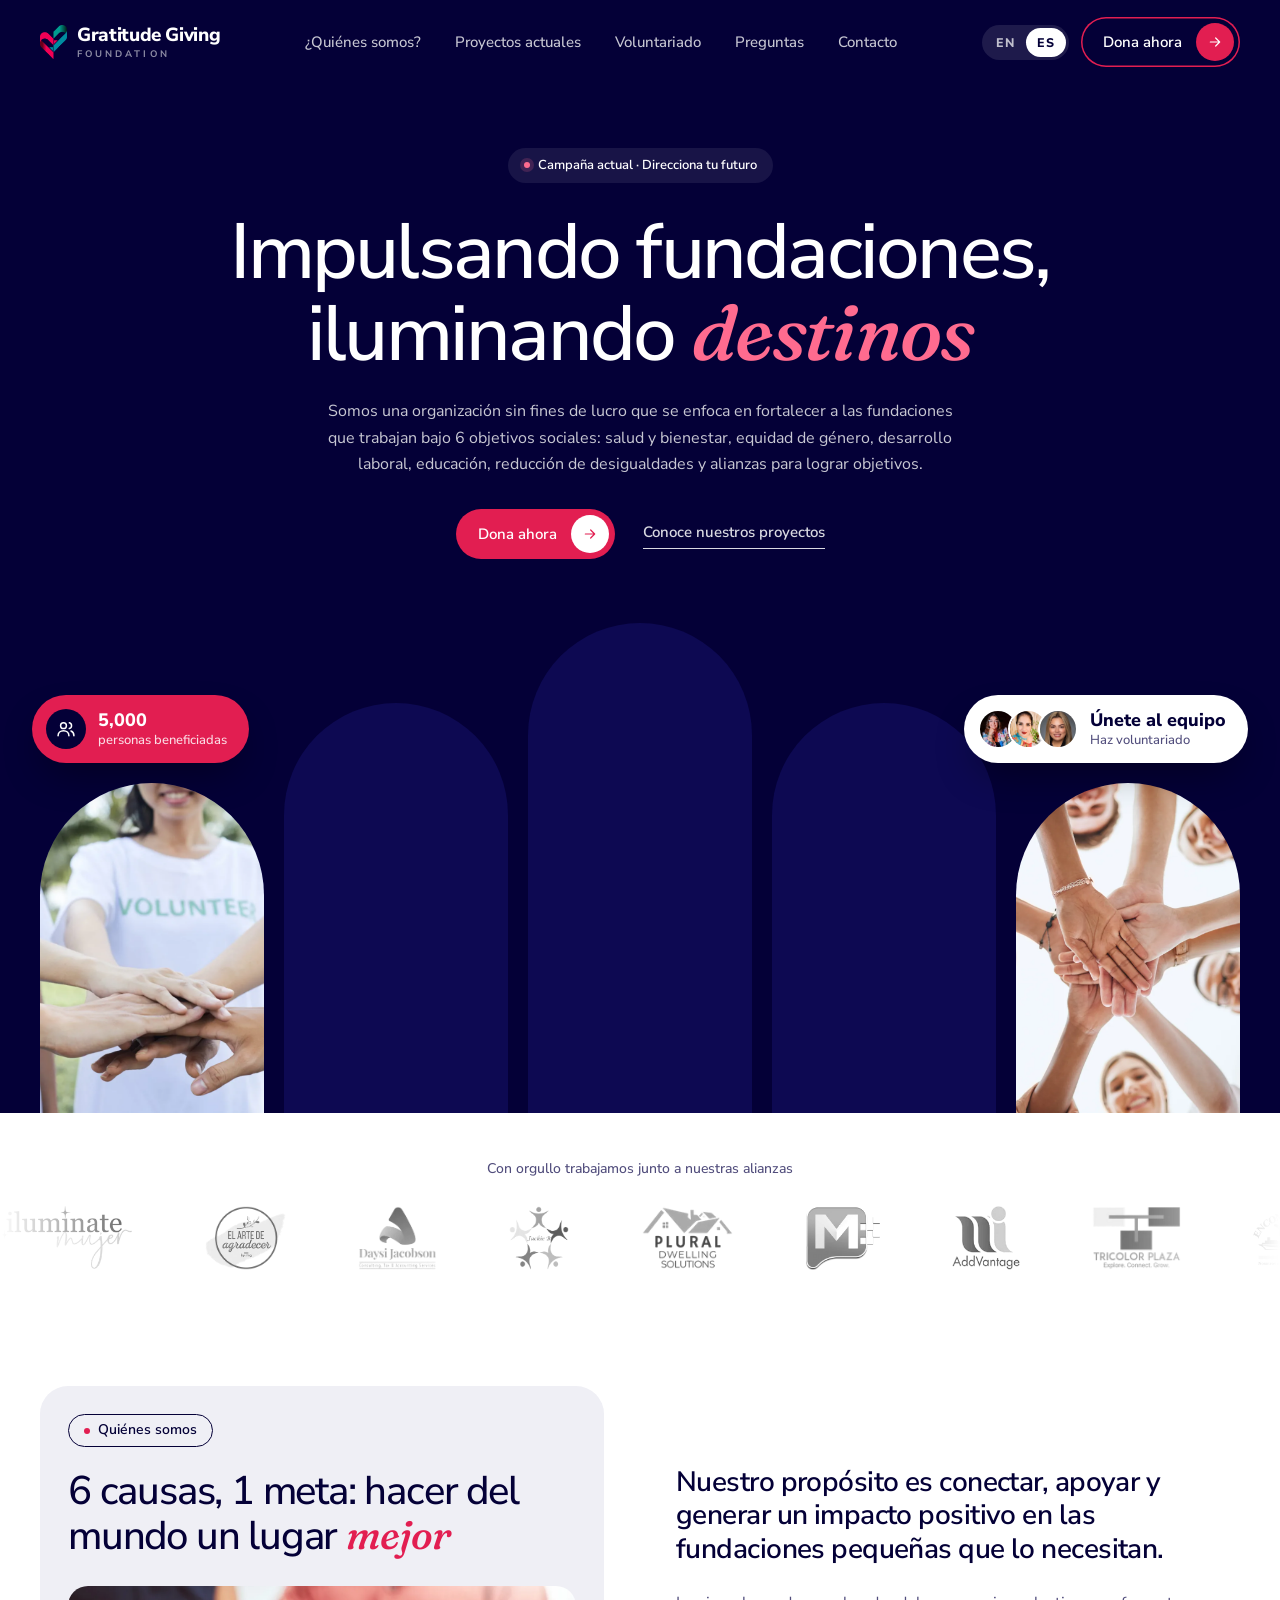
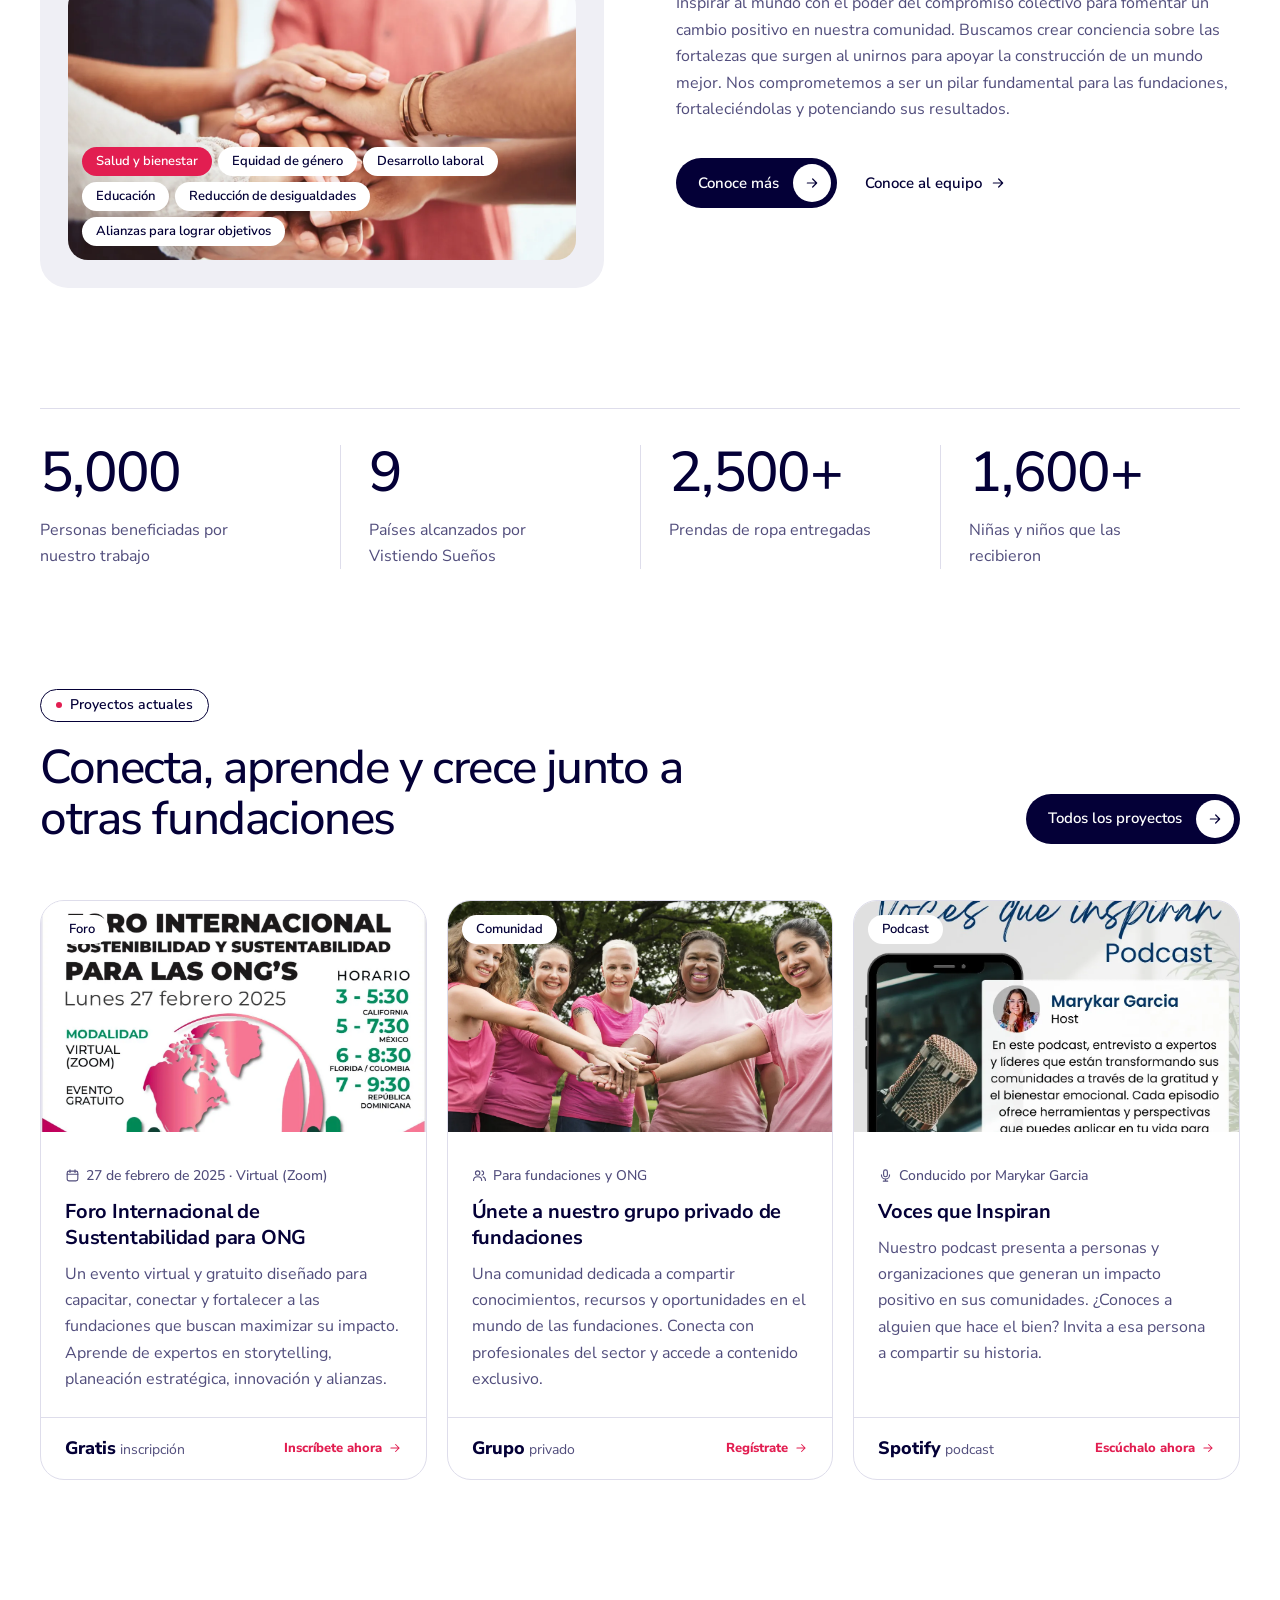
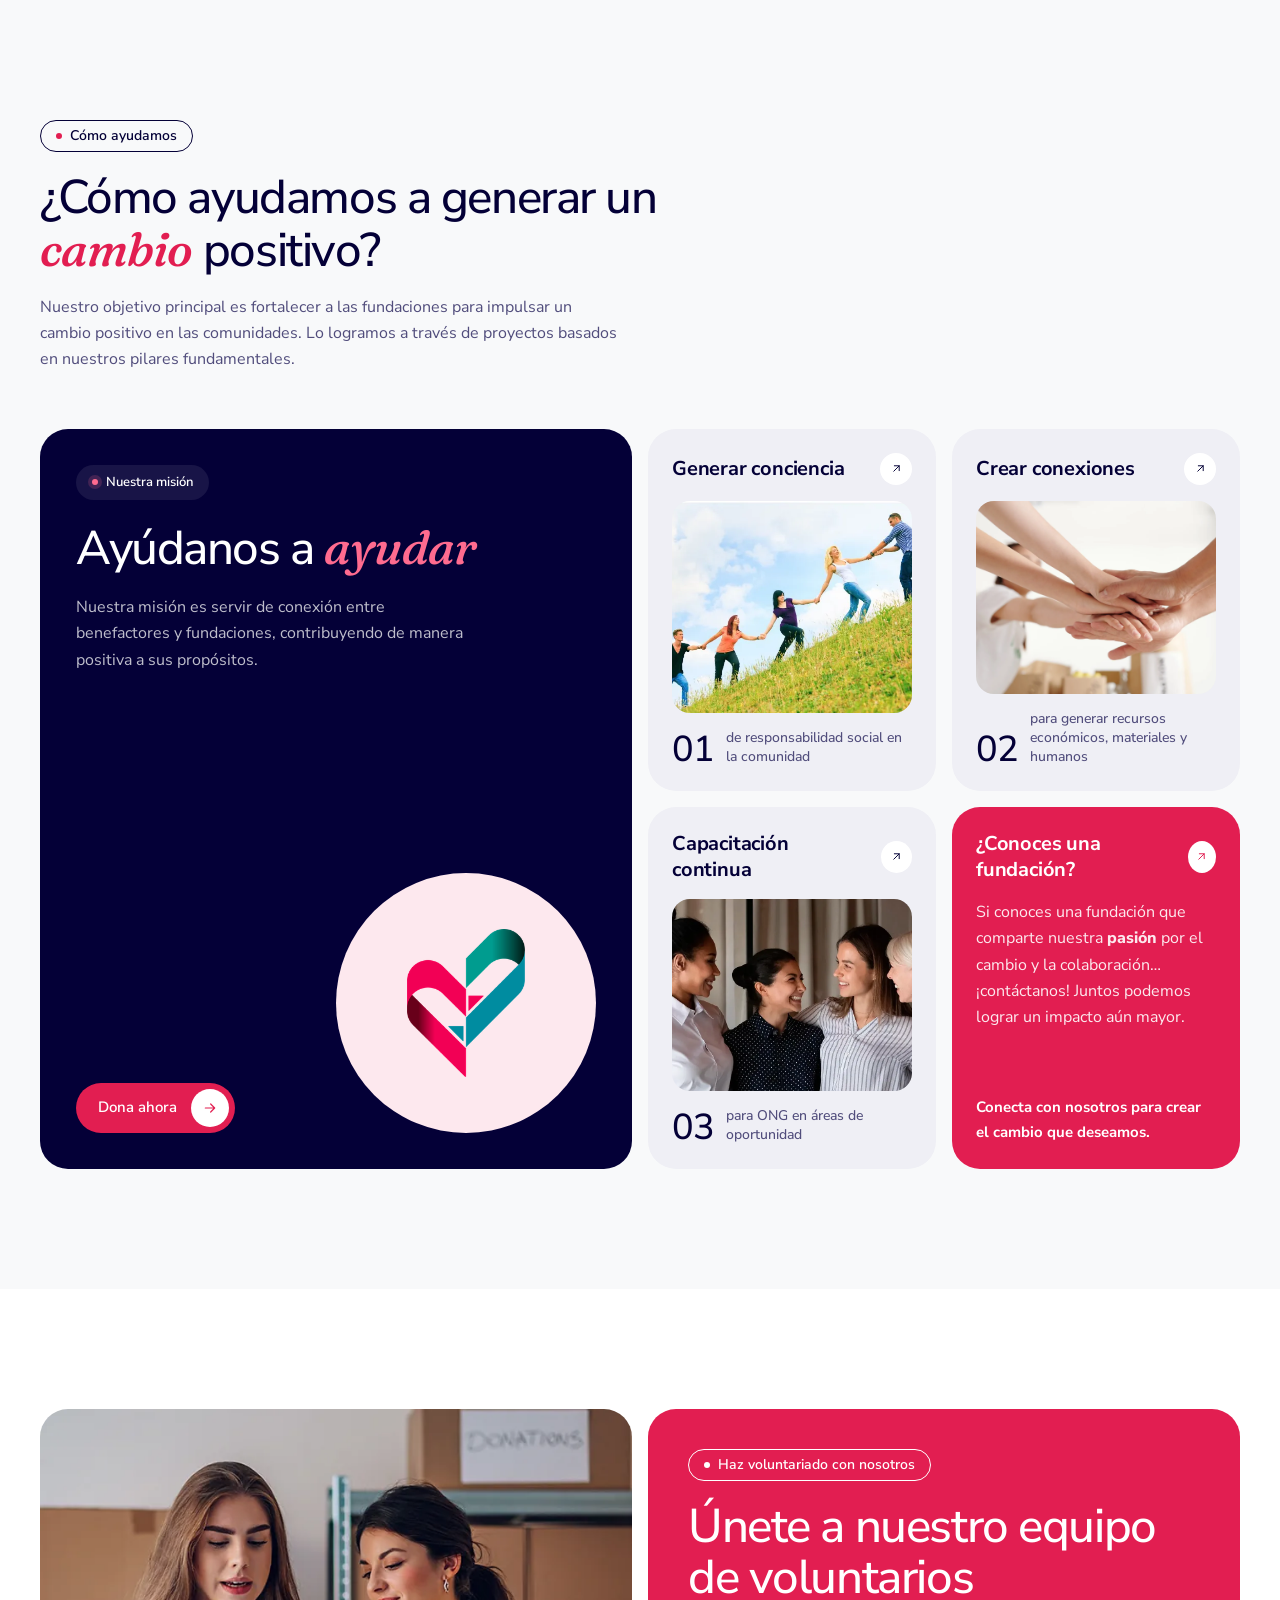
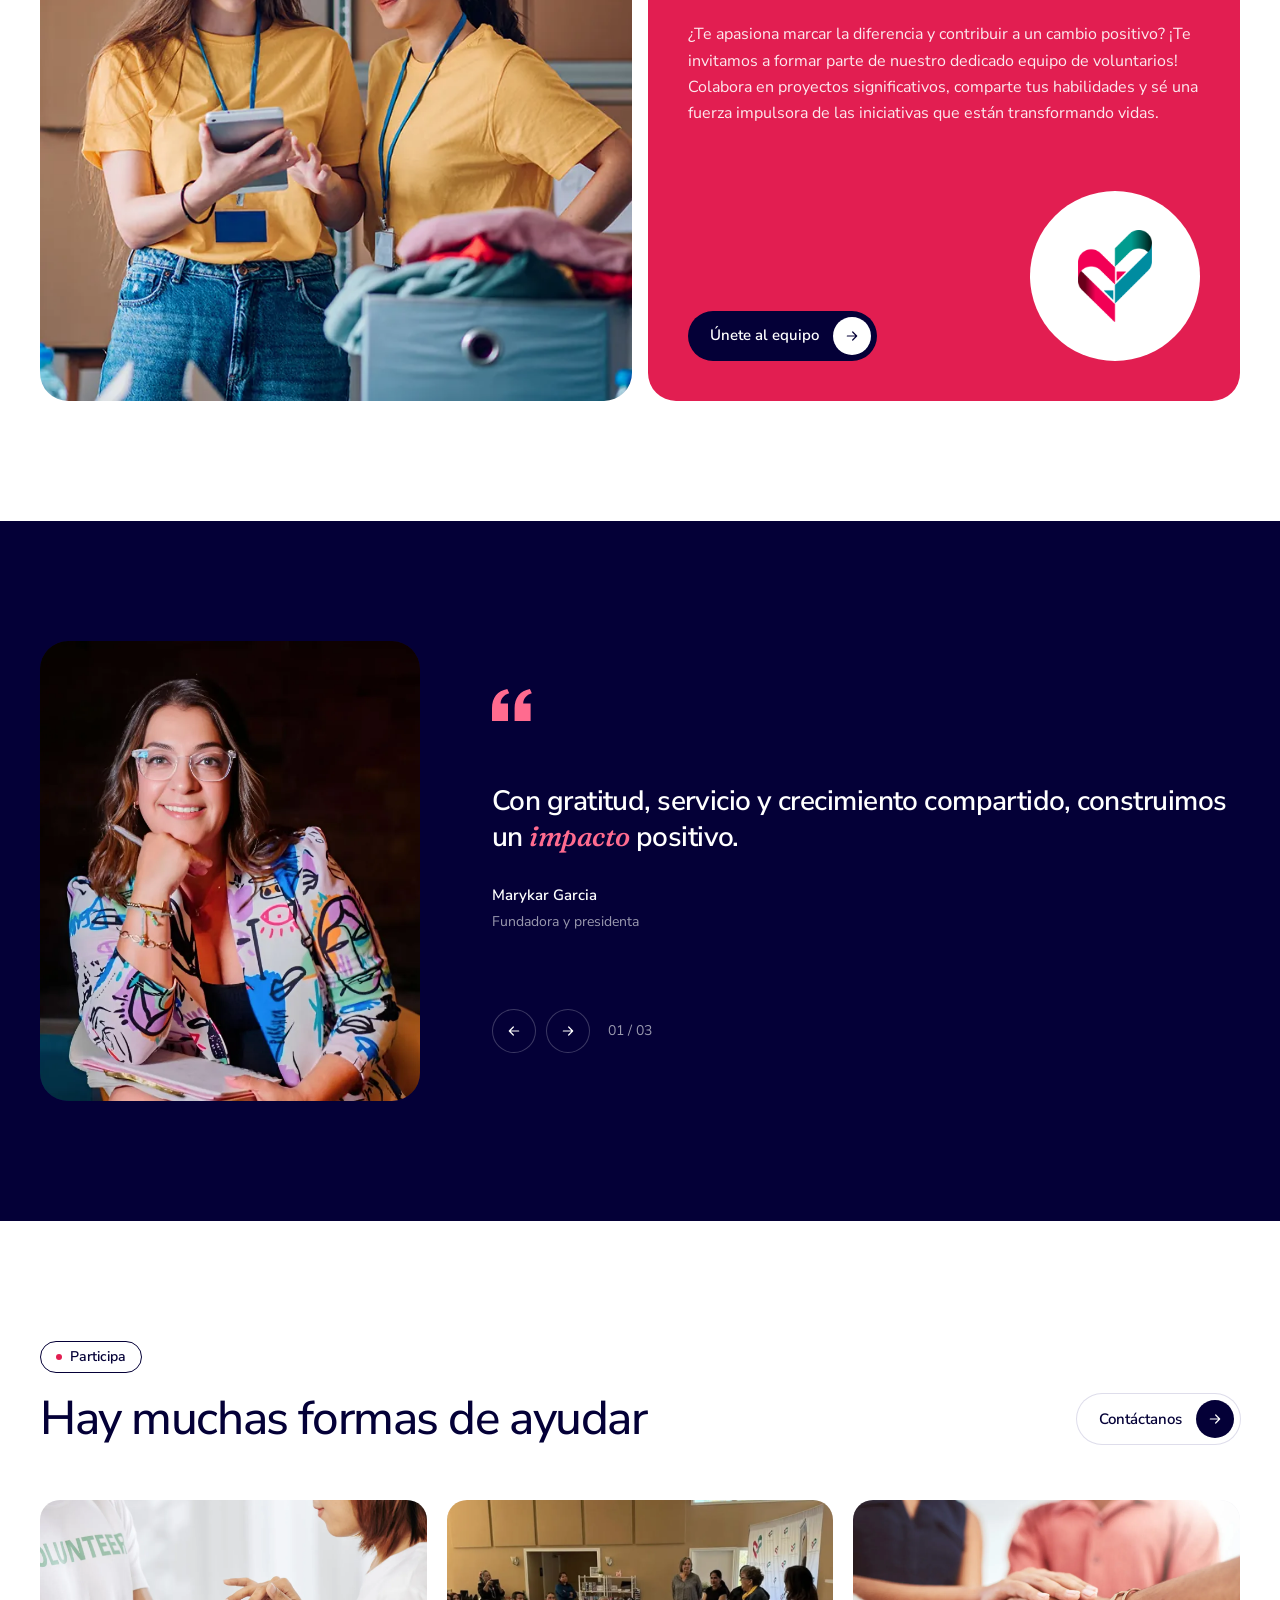
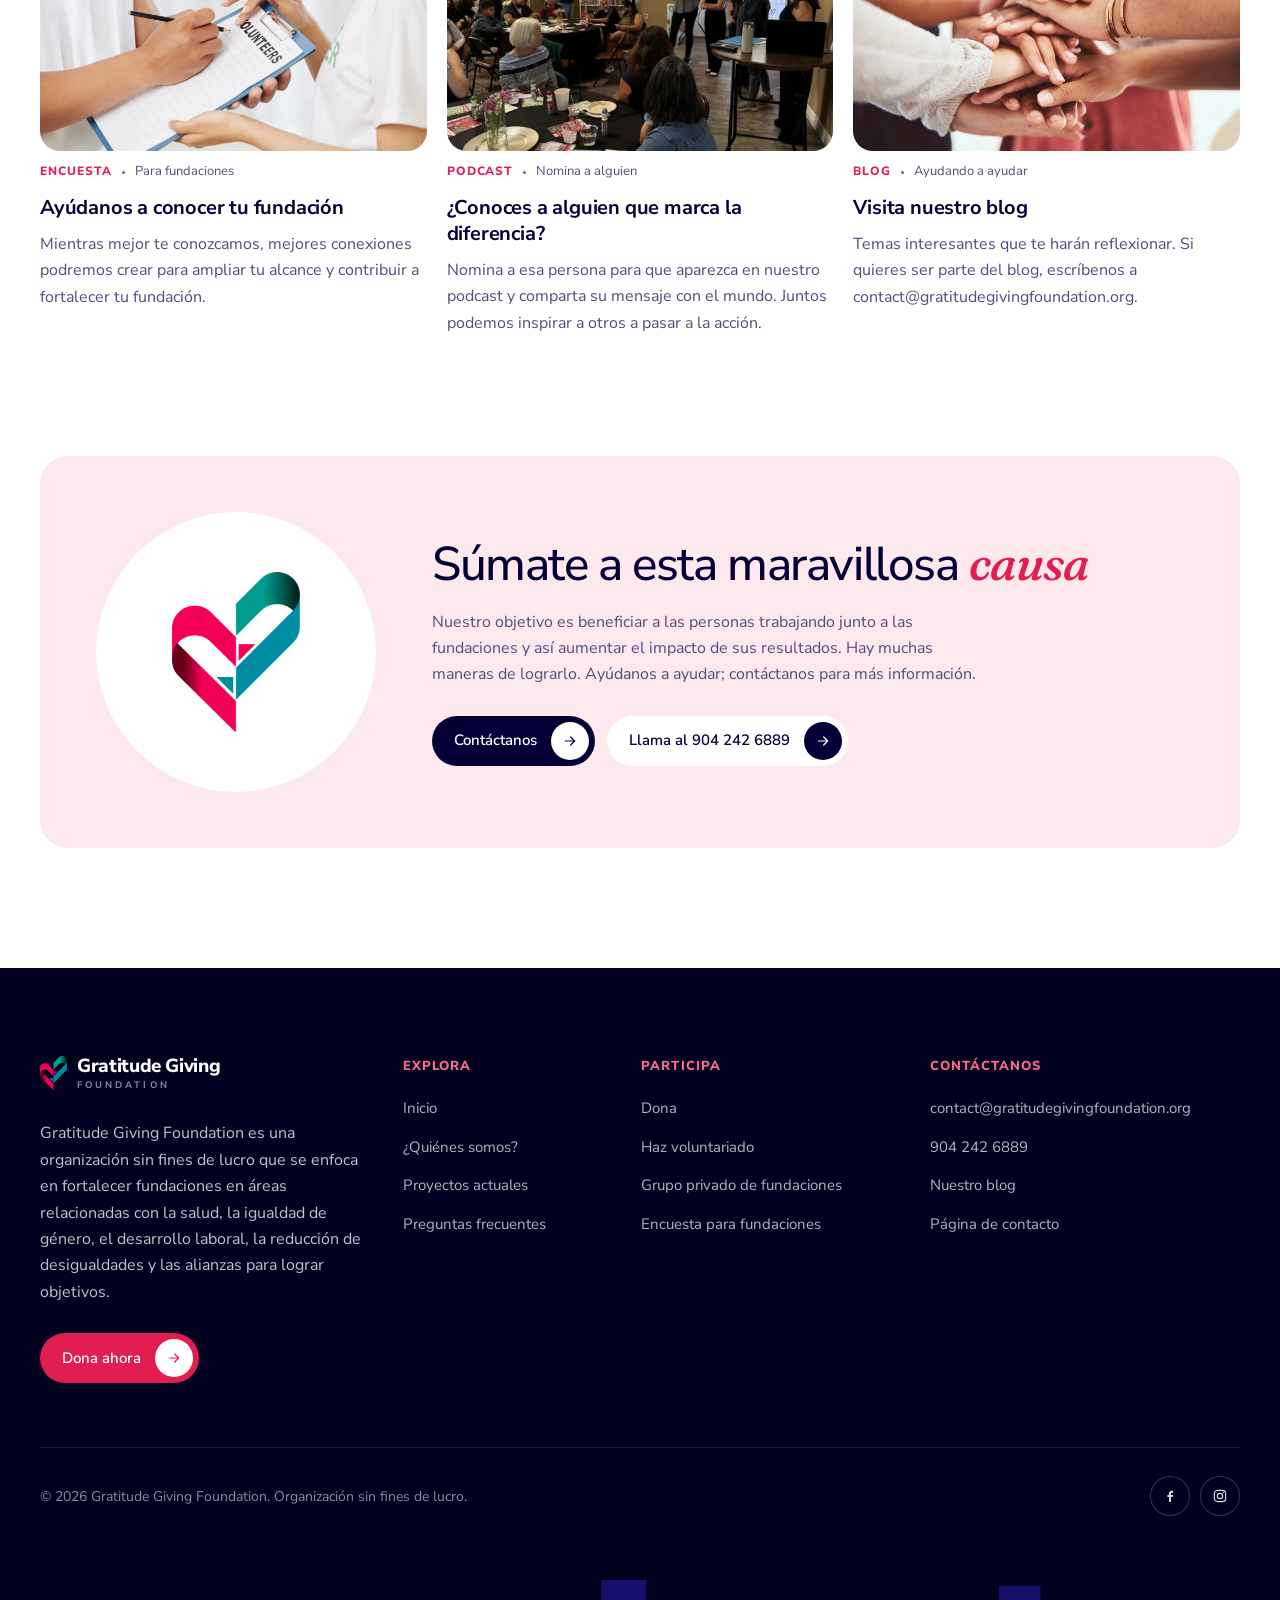
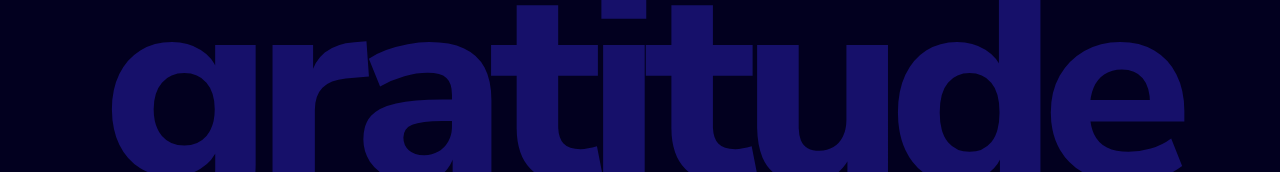
<file: es/index.html>
<!doctype html>
<html lang="es">
<head>
<meta charset="utf-8">
<meta name="viewport" content="width=device-width, initial-scale=1, viewport-fit=cover">
<title>Gratitude Giving Foundation — Impulsando fundaciones, iluminando destinos</title>
<meta name="description" content="Gratitude Giving Foundation es una organización sin fines de lucro que fortalece a las fundaciones que trabajan en salud, equidad de género, desarrollo laboral, educación, reducción de desigualdades y alianzas.">
<meta name="theme-color" content="#040037">
<meta property="og:type" content="website">
<meta property="og:site_name" content="Gratitude Giving Foundation">
<meta property="og:locale" content="es_US">
<meta property="og:title" content="Gratitude Giving Foundation — Impulsando fundaciones, iluminando destinos">
<meta property="og:description" content="Gratitude Giving Foundation es una organización sin fines de lucro que fortalece a las fundaciones que trabajan en salud, equidad de género, desarrollo laboral, educación, reducción de desigualdades y alianzas.">
<link rel="icon" type="image/png" href="../assets/img/favicon.png">
<link rel="stylesheet" href="../assets/css/styles.css">
<script>document.documentElement.classList.add("js")</script>
</head>
<body>
<svg width="0" height="0" style="position:absolute" aria-hidden="true" focusable="false"><defs><symbol id="i-arrow" viewBox="0 0 24 24" fill="none" stroke="currentColor" stroke-width="1.8" stroke-linecap="round" stroke-linejoin="round"><path d="M5 12h14M13 6l6 6-6 6"/></symbol><symbol id="i-arrow-ur" viewBox="0 0 24 24" fill="none" stroke="currentColor" stroke-width="1.8" stroke-linecap="round" stroke-linejoin="round"><path d="M7 17 17 7M8 7h9v9"/></symbol><symbol id="i-pin" viewBox="0 0 24 24" fill="none" stroke="currentColor" stroke-width="1.8" stroke-linecap="round" stroke-linejoin="round"><path d="M12 21s-7-6.2-7-11.5A7 7 0 0 1 19 9.5C19 14.8 12 21 12 21z"/><circle cx="12" cy="9.5" r="2.5"/></symbol><symbol id="i-calendar" viewBox="0 0 24 24" fill="none" stroke="currentColor" stroke-width="1.8" stroke-linecap="round" stroke-linejoin="round"><rect x="3.5" y="5" width="17" height="15.5" rx="3"/><path d="M3.5 10h17M8 3v4M16 3v4"/></symbol><symbol id="i-users" viewBox="0 0 24 24" fill="none" stroke="currentColor" stroke-width="1.8" stroke-linecap="round" stroke-linejoin="round"><circle cx="9" cy="8" r="3.5"/><path d="M2.5 20c0-3.6 2.9-6 6.5-6s6.5 2.4 6.5 6"/><path d="M16 4.6a3.5 3.5 0 0 1 0 6.8M18 14.3c2.2.7 3.5 2.8 3.5 5.7"/></symbol><symbol id="i-mic" viewBox="0 0 24 24" fill="none" stroke="currentColor" stroke-width="1.8" stroke-linecap="round" stroke-linejoin="round"><rect x="9" y="3" width="6" height="11" rx="3"/><path d="M5.5 11a6.5 6.5 0 0 0 13 0M12 17.5V21M8.5 21h7"/></symbol><symbol id="i-mail" viewBox="0 0 24 24" fill="none" stroke="currentColor" stroke-width="1.8" stroke-linecap="round" stroke-linejoin="round"><rect x="3" y="5" width="18" height="14" rx="3"/><path d="m4 7 8 6 8-6"/></symbol><symbol id="i-phone" viewBox="0 0 24 24" fill="none" stroke="currentColor" stroke-width="1.8" stroke-linecap="round" stroke-linejoin="round"><path d="M5 4h3.5l1.8 4.5-2.3 1.4a11 11 0 0 0 6.1 6.1l1.4-2.3L20 15.5V19a2 2 0 0 1-2 2A16 16 0 0 1 3 6a2 2 0 0 1 2-2z"/></symbol><symbol id="i-facebook" viewBox="0 0 24 24" fill="none" stroke="currentColor" stroke-width="1.8" stroke-linecap="round" stroke-linejoin="round"><path fill="currentColor" stroke="none" d="M13.5 21v-7.5h2.6l.4-3h-3V8.6c0-.9.3-1.5 1.6-1.5h1.6V4.4c-.3 0-1.2-.1-2.3-.1-2.3 0-3.9 1.4-3.9 4v2.2H8v3h2.6V21h2.9z"/></symbol><symbol id="i-instagram" viewBox="0 0 24 24" fill="none" stroke="currentColor" stroke-width="1.8" stroke-linecap="round" stroke-linejoin="round"><rect x="3.5" y="3.5" width="17" height="17" rx="5"/><circle cx="12" cy="12" r="4"/><circle cx="17.2" cy="6.8" r="1" fill="currentColor" stroke="none"/></symbol><symbol id="i-menu" viewBox="0 0 24 24" fill="none" stroke="currentColor" stroke-width="1.8" stroke-linecap="round" stroke-linejoin="round"><path d="M4 7h16M4 12h16M4 17h16"/></symbol><symbol id="i-close" viewBox="0 0 24 24" fill="none" stroke="currentColor" stroke-width="1.8" stroke-linecap="round" stroke-linejoin="round"><path d="M6 6l12 12M18 6 6 18"/></symbol><symbol id="i-plus" viewBox="0 0 24 24" fill="none" stroke="currentColor" stroke-width="1.8" stroke-linecap="round" stroke-linejoin="round"><path d="M12 5v14M5 12h14"/></symbol><symbol id="i-megaphone" viewBox="0 0 24 24" fill="none" stroke="currentColor" stroke-width="1.8" stroke-linecap="round" stroke-linejoin="round"><path d="M4 10v4a1 1 0 0 0 1 1h2l5 4V5L7 9H5a1 1 0 0 0-1 1z"/><path d="M16 8.5a5 5 0 0 1 0 7M18.8 6a8.5 8.5 0 0 1 0 12"/></symbol><symbol id="i-link" viewBox="0 0 24 24" fill="none" stroke="currentColor" stroke-width="1.8" stroke-linecap="round" stroke-linejoin="round"><path d="M10 14a4.5 4.5 0 0 0 6.4 0l3-3a4.5 4.5 0 0 0-6.4-6.4l-1 1"/><path d="M14 10a4.5 4.5 0 0 0-6.4 0l-3 3a4.5 4.5 0 0 0 6.4 6.4l1-1"/></symbol><symbol id="i-cap" viewBox="0 0 24 24" fill="none" stroke="currentColor" stroke-width="1.8" stroke-linecap="round" stroke-linejoin="round"><path d="m2.5 9 9.5-4.5L21.5 9 12 13.5z"/><path d="M6.5 11v4.5c0 1.4 2.5 3 5.5 3s5.5-1.6 5.5-3V11M21.5 9v5"/></symbol><symbol id="i-clipboard" viewBox="0 0 24 24" fill="none" stroke="currentColor" stroke-width="1.8" stroke-linecap="round" stroke-linejoin="round"><rect x="5" y="4.5" width="14" height="16.5" rx="2.5"/><path d="M9 4.5V3.5h6v1M9 11h6M9 15h4"/></symbol><symbol id="i-globe" viewBox="0 0 24 24" fill="none" stroke="currentColor" stroke-width="1.8" stroke-linecap="round" stroke-linejoin="round"><circle cx="12" cy="12" r="9"/><path d="M3 12h18M12 3c2.5 2.6 3.7 5.6 3.7 9s-1.2 6.4-3.7 9c-2.5-2.6-3.7-5.6-3.7-9S9.5 5.6 12 3z"/></symbol><symbol id="i-heart" viewBox="0 0 24 24" fill="none" stroke="currentColor" stroke-width="1.8" stroke-linecap="round" stroke-linejoin="round"><path d="M12 20s-7.5-4.6-7.5-10.2A4.3 4.3 0 0 1 12 7.2a4.3 4.3 0 0 1 7.5 2.6C19.5 15.4 12 20 12 20z"/></symbol><symbol id="i-quote" viewBox="0 0 40 32"><path fill="currentColor" d="M0 32V19.2C0 8.5 5.6 1.9 15.3 0l1.9 4.3C11.6 6 8.9 9.6 8.6 14.4H16V32H0zm22.6 0V19.2C22.6 8.5 28.2 1.9 37.9 0l1.9 4.3c-5.6 1.7-8.3 5.3-8.6 10.1h7.4V32H22.6z"/></symbol></defs></svg>
<a class="skip-link" href="#main">Saltar al contenido</a>
<header class="nav">
  <div class="wrap">
    <a class="brand" href="index.html" aria-label="Gratitude Giving Foundation — inicio">
      <img src="../assets/img/heart.png" alt="" width="27" height="34">
      <span class="brand-name">Gratitude Giving<small>Foundation</small></span>
    </a>
    <nav class="nav-links" aria-label="Principal">
      <a href="about.html">¿Quiénes somos?</a>
      <a href="projects.html">Proyectos actuales</a>
      <a href="index.html#volunteer">Voluntariado</a>
      <a href="faq.html">Preguntas</a>
      <a href="contact.html">Contacto</a>
    </nav>
    <div class="nav-cta">
      <div class="lang" role="group" aria-label="Idioma"><a href="../index.html" lang="en" hreflang="en" title="View in English" aria-label="English">EN</a><span lang="es" aria-current="true">ES</span></div>
      <a class="btn btn--outline" href="https://www.paypal.com/donate/?hosted_button_id=548SL7CG4H2UJ" target="_blank" rel="noopener">Dona ahora<span class="ico"><svg class="i" aria-hidden="true"><use href="#i-arrow"/></svg></span></a>
      <button class="menu-btn" type="button" aria-expanded="false" aria-controls="mobile-menu" aria-label="Abrir menú"><svg class="i i-menu" aria-hidden="true"><use href="#i-menu"/></svg><svg class="i i-close" aria-hidden="true"><use href="#i-close"/></svg></button>
    </div>
  </div>
  <nav class="mobile-menu" id="mobile-menu" aria-label="Menú móvil">
    <a href="index.html" aria-current="page">Inicio</a>
    <a href="about.html">¿Quiénes somos?</a>
      <a href="projects.html">Proyectos actuales</a>
      <a href="index.html#volunteer">Voluntariado</a>
      <a href="faq.html">Preguntas</a>
      <a href="contact.html">Contacto</a>
    <a class="btn btn--crimson" href="https://www.paypal.com/donate/?hosted_button_id=548SL7CG4H2UJ" target="_blank" rel="noopener">Dona ahora<span class="ico"><svg class="i" aria-hidden="true"><use href="#i-arrow"/></svg></span></a>
  </nav>
</header>
<main id="main">

  <!-- ============ HERO ============ -->
  <section class="hero">
    <div class="wrap">
      <a class="pill pill--dark" href="projects.html#direction" data-reveal>Campaña actual · Direcciona tu futuro</a>
      <h1 class="h1" data-reveal="d1">Impulsando fundaciones, iluminando <span class="em">destinos</span></h1>
      <p class="hero-sub" data-reveal="d2">Somos una organización sin fines de lucro que se enfoca en fortalecer a las fundaciones que trabajan bajo 6 objetivos sociales: salud y bienestar, equidad de género, desarrollo laboral, educación, reducción de desigualdades y alianzas para lograr objetivos.</p>
      <div class="hero-ctas" data-reveal="d3">
        <a class="btn btn--crimson" href="https://www.paypal.com/donate/?hosted_button_id=548SL7CG4H2UJ" target="_blank" rel="noopener">Dona ahora<span class="ico"><svg class="i" aria-hidden="true"><use href="#i-arrow"/></svg></span></a>
        <a class="link-u" href="projects.html">Conoce nuestros proyectos</a>
      </div>

      <div class="arches">
        <div class="arch"><img src="../assets/img/mission-2.webp" alt="Personas voluntarias uniendo sus manos" style="object-position:55% center" loading="lazy" decoding="async"></div>
        <div class="arch"><picture><source media="(max-width: 809px)" srcset="../assets/img/m/hero-community.webp"><img src="../assets/img/community.webp" alt="Encuentro de la comunidad de Gratitude Giving al aire libre" style="object-position:52% 60%" decoding="async"></picture></div>
        <div class="arch"><picture><source media="(max-width: 809px)" srcset="../assets/img/m/hero-vistiendo.webp"><img src="../assets/img/vistiendo.webp" alt="Niñas y niños con vestidos nuevos del proyecto Vistiendo Sueños" style="object-position:47% center" fetchpriority="high" decoding="async"></picture></div>
        <div class="arch"><picture><source media="(max-width: 809px)" srcset="../assets/img/m/hero-vistiendo-2.webp"><img src="../assets/img/vistiendo-2.webp" alt="Voluntariado entregando ropa donada" style="object-position:72% center" decoding="async"></picture></div>
        <div class="arch"><img src="../assets/img/team-hands.webp" alt="Manos unidas en señal de apoyo" style="object-position:50% center" loading="lazy" decoding="async"></div>
        <div class="chip chip--left">
          <span class="chip-ico"><svg class="i" aria-hidden="true"><use href="#i-users"/></svg></span>
          <div class="chip-txt"><b>5,000</b><span>personas beneficiadas</span></div>
        </div>
        <a class="chip chip--right" href="#volunteer">
          <span class="avatars">
            <img src="../assets/img/team/marykar-garcia.webp" alt="" width="40" height="40">
            <img src="../assets/img/team/vanezza-reyes.webp" alt="" width="40" height="40">
            <img src="../assets/img/team/patricia-tusanotte.webp" alt="" width="40" height="40">
          </span>
          <div class="chip-txt"><b>Únete al equipo</b><span>Haz voluntariado</span></div>
        </a>
      </div>
    </div>
  </section>

  <!-- ============ ALLIANCES ============ -->
  <section class="logos" aria-label="Nuestras alianzas">
    <div class="wrap"><p>Con orgullo trabajamos junto a nuestras alianzas</p></div>
    <div class="marquee">
      <div class="marquee-track">
        <img src="../assets/img/logos/iluminate-mujer.webp" alt="Iluminate Mujer" class="" loading="lazy"><img src="../assets/img/logos/el-arte-de-agradecer.webp" alt="El Arte de Agradecer" class="" loading="lazy"><img src="../assets/img/logos/daysi-jacobson.webp" alt="Daysi Jacobson Consulting, Tax & Accounting Services" class="" loading="lazy"><img src="../assets/img/logos/jackie-b.webp" alt="Jackie B" class="" loading="lazy"><img src="../assets/img/logos/plural-dwelling.webp" alt="Plural Dwelling Solutions" class="" loading="lazy"><img src="../assets/img/logos/metabyte.webp" alt="Metabyte" class="" loading="lazy"><img src="../assets/img/logos/addvantage.webp" alt="AddVantage" class="" loading="lazy"><img src="../assets/img/logos/tricolor-plaza.webp" alt="Tricolor Plaza" class="" loading="lazy"><img src="../assets/img/logos/encomiendas-latinas.webp" alt="Encomiendas Latinas Jacksonville" class="wide" loading="lazy"><img src="../assets/img/logos/iluminate-mujer.webp" alt="" class="" loading="lazy" aria-hidden="true"><img src="../assets/img/logos/el-arte-de-agradecer.webp" alt="" class="" loading="lazy" aria-hidden="true"><img src="../assets/img/logos/daysi-jacobson.webp" alt="" class="" loading="lazy" aria-hidden="true"><img src="../assets/img/logos/jackie-b.webp" alt="" class="" loading="lazy" aria-hidden="true"><img src="../assets/img/logos/plural-dwelling.webp" alt="" class="" loading="lazy" aria-hidden="true"><img src="../assets/img/logos/metabyte.webp" alt="" class="" loading="lazy" aria-hidden="true"><img src="../assets/img/logos/addvantage.webp" alt="" class="" loading="lazy" aria-hidden="true"><img src="../assets/img/logos/tricolor-plaza.webp" alt="" class="" loading="lazy" aria-hidden="true"><img src="../assets/img/logos/encomiendas-latinas.webp" alt="" class="wide" loading="lazy" aria-hidden="true">
      </div>
    </div>
  </section>

  <!-- ============ WHO WE ARE ============ -->
  <section class="about">
    <div class="wrap about-grid">
      <div class="about-card" data-reveal>
        <span class="pill">Quiénes somos</span>
        <h2 class="h3">6 causas, 1 meta: hacer del mundo un lugar <span class="em">mejor</span></h2>
        <div class="media">
          <img src="../assets/img/hands.webp" alt="Manos diversas apiladas unas sobre otras" loading="lazy">
          <div class="tags">
            <span class="tag tag--accent">Salud y bienestar</span>
            <span class="tag">Equidad de género</span>
            <span class="tag">Desarrollo laboral</span>
            <span class="tag">Educación</span>
            <span class="tag">Reducción de desigualdades</span>
            <span class="tag">Alianzas para lograr objetivos</span>
          </div>
        </div>
      </div>
      <div class="about-copy" data-reveal="d1">
        <p class="lead">Nuestro propósito es conectar, apoyar y generar un impacto positivo en las fundaciones pequeñas que lo necesitan.</p>
        <p class="muted">Inspirar al mundo con el poder del compromiso colectivo para fomentar un cambio positivo en nuestra comunidad. Buscamos crear conciencia sobre las fortalezas que surgen al unirnos para apoyar la construcción de un mundo mejor. Nos comprometemos a ser un pilar fundamental para las fundaciones, fortaleciéndolas y potenciando sus resultados.</p>
        <div class="btn-row">
          <a class="btn btn--dark" href="about.html">Conoce más<span class="ico"><svg class="i" aria-hidden="true"><use href="#i-arrow"/></svg></span></a>
          <a class="link-arrow" href="about.html#team">Conoce al equipo <svg class="i" aria-hidden="true"><use href="#i-arrow"/></svg></a>
        </div>
      </div>
    </div>
  </section>

  <!-- ============ STATS ============ -->
  <section class="sec sec--top0" aria-label="Nuestro impacto">
    <div class="wrap">
      <div class="stats" data-reveal>
        <div class="stat"><b>5,000</b><span>Personas beneficiadas por nuestro trabajo</span></div>
        <div class="stat"><b>9</b><span>Países alcanzados por Vistiendo Sueños</span></div>
        <div class="stat"><b>2,500+</b><span>Prendas de ropa entregadas</span></div>
        <div class="stat"><b>1,600+</b><span>Niñas y niños que las recibieron</span></div>
      </div>
    </div>
  </section>

  <!-- ============ CURRENT PROJECTS ============ -->
  <section class="sec sec--top0">
    <div class="wrap">
      <div class="sec-head">
        <div data-reveal>
          <span class="pill">Proyectos actuales</span>
          <h2 class="h2">Conecta, aprende y crece junto a otras fundaciones</h2>
        </div>
        <a class="btn btn--dark" href="projects.html" data-reveal="d1">Todos los proyectos<span class="ico"><svg class="i" aria-hidden="true"><use href="#i-arrow"/></svg></span></a>
      </div>
      <div class="cards">
        <a class="card" href="https://us02web.zoom.us/meeting/register/dUWKzT0_QDy-rcUtw5bnug" target="_blank" rel="noopener" data-reveal>
          <div class="card-media"><img src="../assets/img/forum.webp" alt="Cartel del Foro Internacional de Sustentabilidad para ONG" loading="lazy" style="object-position:center top"><span class="tag">Foro</span></div>
          <div class="card-body">
            <p class="card-meta"><svg class="i" aria-hidden="true"><use href="#i-calendar"/></svg> 27 de febrero de 2025 · Virtual (Zoom)</p>
            <h3>Foro Internacional de Sustentabilidad para ONG</h3>
            <p>Un evento virtual y gratuito diseñado para capacitar, conectar y fortalecer a las fundaciones que buscan maximizar su impacto. Aprende de expertos en storytelling, planeación estratégica, innovación y alianzas.</p>
          </div>
          <div class="card-foot"><span><b>Gratis</b><small>inscripción</small></span><span class="go">Inscríbete ahora <svg class="i" aria-hidden="true"><use href="#i-arrow"/></svg></span></div>
        </a>
        <a class="card" href="https://www.facebook.com/share/g/SJaUvNi9jvcfVFg1/" target="_blank" rel="noopener" data-reveal="d1">
          <div class="card-media"><img src="../assets/img/private-group.webp" alt="Mujeres vestidas de rosa tomadas de las manos" loading="lazy"><span class="tag">Comunidad</span></div>
          <div class="card-body">
            <p class="card-meta"><svg class="i" aria-hidden="true"><use href="#i-users"/></svg> Para fundaciones y ONG</p>
            <h3>Únete a nuestro grupo privado de fundaciones</h3>
            <p>Una comunidad dedicada a compartir conocimientos, recursos y oportunidades en el mundo de las fundaciones. Conecta con profesionales del sector y accede a contenido exclusivo.</p>
          </div>
          <div class="card-foot"><span><b>Grupo</b><small>privado</small></span><span class="go">Regístrate <svg class="i" aria-hidden="true"><use href="#i-arrow"/></svg></span></div>
        </a>
        <a class="card" href="https://podcasters.spotify.com/pod/show/el-arte-de-agradecer/episodes/Proposito-de-Vida-e2j1njt" target="_blank" rel="noopener" data-reveal="d2">
          <div class="card-media"><img src="../assets/img/podcast.webp" alt="Portada del podcast Voces que inspiran con Marykar Garcia como anfitriona" loading="lazy" style="object-position:center 30%"><span class="tag">Podcast</span></div>
          <div class="card-body">
            <p class="card-meta"><svg class="i" aria-hidden="true"><use href="#i-mic"/></svg> Conducido por Marykar Garcia</p>
            <h3>Voces que Inspiran</h3>
            <p>Nuestro podcast presenta a personas y organizaciones que generan un impacto positivo en sus comunidades. ¿Conoces a alguien que hace el bien? Invita a esa persona a compartir su historia.</p>
          </div>
          <div class="card-foot"><span><b>Spotify</b><small>podcast</small></span><span class="go">Escúchalo ahora <svg class="i" aria-hidden="true"><use href="#i-arrow"/></svg></span></div>
        </a>
      </div>
    </div>
  </section>

  <!-- ============ HOW WE HELP (bento) ============ -->
  <section class="sec sec--soft">
    <div class="wrap">
      <div class="sec-head">
        <div data-reveal>
          <span class="pill">Cómo ayudamos</span>
          <h2 class="h2">¿Cómo ayudamos a generar un <span class="em">cambio</span> positivo?</h2>
          <p>Nuestro objetivo principal es fortalecer a las fundaciones para impulsar un cambio positivo en las comunidades. Lo logramos a través de proyectos basados en nuestros pilares fundamentales.</p>
        </div>
        <a class="btn btn--dark" href="projects.html" data-reveal="d1">Proyectos actuales<span class="ico"><svg class="i" aria-hidden="true"><use href="#i-arrow"/></svg></span></a>
      </div>
      <div class="bento">
        <div class="panel" data-reveal>
          <span class="pill pill--dark" style="align-self:flex-start">Nuestra misión</span>
          <h3 class="h2">Ayúdanos a <span class="em">ayudar</span></h3>
          <p>Nuestra misión es servir de conexión entre benefactores y fundaciones, contribuyendo de manera positiva a sus propósitos.</p>
          <a class="btn btn--crimson" href="https://www.paypal.com/donate/?hosted_button_id=548SL7CG4H2UJ" target="_blank" rel="noopener">Dona ahora<span class="ico"><svg class="i" aria-hidden="true"><use href="#i-arrow"/></svg></span></a>
          <div class="panel-circle"><img src="../assets/img/heart.png" alt="" loading="lazy"></div>
        </div>
        <div class="tiles">
          <a class="tile" href="about.html#pillars" data-reveal="d1">
            <div class="tile-top"><h3>Generar conciencia</h3><span class="tile-arrow"><svg class="i" aria-hidden="true"><use href="#i-arrow-ur"/></svg></span></div>
            <div class="tile-media"><img src="../assets/img/pillar-awareness.webp" alt="Personas ayudándose mutuamente a subir una colina" loading="lazy"></div>
            <div class="tile-foot"><b>01</b><span>de responsabilidad social en la comunidad</span></div>
          </a>
          <a class="tile" href="about.html#pillars" data-reveal="d2">
            <div class="tile-top"><h3>Crear conexiones</h3><span class="tile-arrow"><svg class="i" aria-hidden="true"><use href="#i-arrow-ur"/></svg></span></div>
            <div class="tile-media"><img src="../assets/img/purpose.webp" alt="Personas voluntarias apilando sus manos" loading="lazy"></div>
            <div class="tile-foot"><b>02</b><span>para generar recursos económicos, materiales y humanos</span></div>
          </a>
          <a class="tile" href="about.html#pillars" data-reveal="d1">
            <div class="tile-top"><h3>Capacitación continua</h3><span class="tile-arrow"><svg class="i" aria-hidden="true"><use href="#i-arrow-ur"/></svg></span></div>
            <div class="tile-media"><img src="../assets/img/pillar-training.webp" alt="Mujeres conversando juntas" loading="lazy" style="object-position:40% center"></div>
            <div class="tile-foot"><b>03</b><span>para ONG en áreas de oportunidad</span></div>
          </a>
          <a class="tile tile--accent" href="contact.html" data-reveal="d2">
            <div class="tile-top"><h3>¿Conoces una fundación?</h3><span class="tile-arrow"><svg class="i" aria-hidden="true"><use href="#i-arrow-ur"/></svg></span></div>
            <p>Si conoces una fundación que comparte nuestra <strong>pasión</strong> por el cambio y la colaboración… ¡contáctanos! Juntos podemos lograr un impacto aún mayor.</p>
            <div class="tile-foot">Conecta con nosotros para crear el cambio que deseamos.</div>
          </a>
        </div>
      </div>
    </div>
  </section>

  <!-- ============ VOLUNTEER ============ -->
  <section class="sec" id="volunteer">
    <div class="wrap split">
      <div class="split-media" data-reveal><img src="../assets/img/volunteer.webp" alt="Dos personas voluntarias revisando donaciones en una tableta" loading="lazy"></div>
      <div class="split-card" data-reveal="d1">
        <span class="pill pill--white" style="align-self:flex-start">Haz voluntariado con nosotros</span>
        <h2 class="h2">Únete a nuestro equipo de voluntarios</h2>
        <p>¿Te apasiona marcar la diferencia y contribuir a un cambio positivo? ¡Te invitamos a formar parte de nuestro dedicado equipo de voluntarios! Colabora en proyectos significativos, comparte tus habilidades y sé una fuerza impulsora de las iniciativas que están transformando vidas.</p>
        <div class="split-foot">
          <a class="btn btn--dark" href="https://forms.gle/Y9TBG8KcfwNpag8e8" target="_blank" rel="noopener">Únete al equipo<span class="ico"><svg class="i" aria-hidden="true"><use href="#i-arrow"/></svg></span></a>
          <div class="split-circle"><img src="../assets/img/heart.png" alt="" loading="lazy"></div>
        </div>
      </div>
    </div>
  </section>

  <!-- ============ QUOTES ============ -->
  <section class="quotes" data-quotes aria-roledescription="carrusel" aria-label="Palabras de nuestra comunidad">
    <div class="wrap quote-grid">
      <div class="quote-photo" data-reveal>
        <img src="../assets/img/team/marykar-garcia.webp" alt="Marykar Garcia" loading="lazy" class="is-active">
        <img src="../assets/img/team-hands.webp" alt="" loading="lazy" style="object-position:30% center">
        <img src="../assets/img/private-group.webp" alt="" loading="lazy" style="object-position:62% center">
      </div>
      <div class="quote-body" data-reveal="d1">
        <svg class="qmark" aria-hidden="true"><use href="#i-quote"/></svg>
        <div class="quote-slides" aria-live="polite">
          <figure class="quote-slide is-active">
            <blockquote>Con gratitud, servicio y crecimiento compartido, construimos un <span class="em">impacto</span> positivo.</blockquote>
            <figcaption class="quote-who"><b>Marykar Garcia</b><span>Fundadora y presidenta</span></figcaption>
          </figure>
          <figure class="quote-slide">
            <blockquote>Tengo la certeza de que, cuando las personas se unen, crean <span class="em">grandes cosas</span>.</blockquote>
            <figcaption class="quote-who"><b>Gratitude Giving Foundation</b><span>Nuestra comunidad</span></figcaption>
          </figure>
          <figure class="quote-slide">
            <blockquote>Me apasiona servir a mi comunidad, y algo que me hace muy consciente es conocer estadísticas como las de la OMS, que señalan que <span class="em">1 de cada 3 mujeres</span> sufre abuso (emocional y/o físico) en algún momento de su vida.</blockquote>
            <figcaption class="quote-who"><b>Gratitude Giving Foundation</b><span>Nuestra comunidad</span></figcaption>
          </figure>
        </div>
        <div class="quote-ctrl">
          <button class="prev" type="button" aria-label="Cita anterior"><svg class="i" aria-hidden="true"><use href="#i-arrow"/></svg></button>
          <button class="next" type="button" aria-label="Cita siguiente"><svg class="i" aria-hidden="true"><use href="#i-arrow"/></svg></button>
          <span class="quote-count">01 / 03</span>
        </div>
      </div>
    </div>
  </section>

  <!-- ============ GET INVOLVED ============ -->
  <section class="sec" id="get-involved">
    <div class="wrap">
      <div class="sec-head">
        <div data-reveal>
          <span class="pill">Participa</span>
          <h2 class="h2">Hay muchas formas de ayudar</h2>
        </div>
        <a class="btn btn--light" style="box-shadow:0 0 0 1px var(--line)" href="contact.html" data-reveal="d1">Contáctanos<span class="ico"><svg class="i" aria-hidden="true"><use href="#i-arrow"/></svg></span></a>
      </div>
      <div class="stories">
        <a class="story" href="https://docs.google.com/forms/d/e/1FAIpQLSfGZtvj_LeOwi6yWv8tR_2fav7ogoVAl5sz-33LPN9RQP3p4w/viewform" target="_blank" rel="noopener" data-reveal>
          <div class="story-media"><img src="../assets/img/mission-1.webp" alt="Persona voluntaria llenando un formulario" loading="lazy"></div>
          <p class="story-meta"><b>Encuesta</b><i></i>Para fundaciones</p>
          <h3>Ayúdanos a conocer tu fundación</h3>
          <p>Mientras mejor te conozcamos, mejores conexiones podremos crear para ampliar tu alcance y contribuir a fortalecer tu fundación.</p>
        </a>
        <a class="story" href="https://forms.gle/TEiTPrCjTV9yak5c9" target="_blank" rel="noopener" data-reveal="d1">
          <div class="story-media"><img src="../assets/img/bingo-2.webp" alt="Invitados en un evento comunitario de Gratitude Giving" loading="lazy"></div>
          <p class="story-meta"><b>Podcast</b><i></i>Nomina a alguien</p>
          <h3>¿Conoces a alguien que marca la diferencia?</h3>
          <p>Nomina a esa persona para que aparezca en nuestro podcast y comparta su mensaje con el mundo. Juntos podemos inspirar a otros a pasar a la acción.</p>
        </a>
        <a class="story" href="https://gratitudegivingfoundation.blogspot.com" target="_blank" rel="noopener" data-reveal="d2">
          <div class="story-media"><img src="../assets/img/hands.webp" alt="Manos unidas" loading="lazy" style="object-position:center 40%"></div>
          <p class="story-meta"><b>Blog</b><i></i>Ayudando a ayudar</p>
          <h3>Visita nuestro blog</h3>
          <p>Temas interesantes que te harán reflexionar. Si quieres ser parte del blog, escríbenos a contact@gratitudegivingfoundation.org.</p>
        </a>
      </div>
    </div>
  </section>

  <!-- ============ CTA ============ -->
  <section class="cta-wrap sec--top0">
    <div class="wrap">
      <div class="cta" data-reveal>
        <div class="cta-circle"><img src="../assets/img/heart.png" alt="" loading="lazy"></div>
        <div>
          <h2 class="h2">Súmate a esta maravillosa <span class="em">causa</span></h2>
          <p>Nuestro objetivo es beneficiar a las personas trabajando junto a las fundaciones y así aumentar el impacto de sus resultados. Hay muchas maneras de lograrlo. Ayúdanos a ayudar; contáctanos para más información.</p>
          <div class="btn-row">
            <a class="btn btn--dark" href="contact.html">Contáctanos<span class="ico"><svg class="i" aria-hidden="true"><use href="#i-arrow"/></svg></span></a>
            <a class="btn btn--light" href="tel:+19042426889">Llama al 904 242 6889<span class="ico"><svg class="i" aria-hidden="true"><use href="#i-arrow"/></svg></span></a>
          </div>
        </div>
      </div>
    </div>
  </section>

</main>
<footer class="footer">
  <div class="wrap">
    <div class="foot-grid">
      <div class="foot-brand">
        <a class="brand" href="index.html" aria-label="Gratitude Giving Foundation — inicio">
      <img src="../assets/img/heart.png" alt="" width="27" height="34">
      <span class="brand-name">Gratitude Giving<small>Foundation</small></span>
    </a>
        <p>Gratitude Giving Foundation es una organización sin fines de lucro que se enfoca en fortalecer fundaciones en áreas relacionadas con la salud, la igualdad de género, el desarrollo laboral, la reducción de desigualdades y las alianzas para lograr objetivos.</p>
        <a class="btn btn--crimson" href="https://www.paypal.com/donate/?hosted_button_id=548SL7CG4H2UJ" target="_blank" rel="noopener">Dona ahora<span class="ico"><svg class="i" aria-hidden="true"><use href="#i-arrow"/></svg></span></a>
      </div>
      <div class="foot-col">
        <h4>Explora</h4>
        <ul>
          <li><a href="index.html">Inicio</a></li>
          <li><a href="about.html">¿Quiénes somos?</a></li>
          <li><a href="projects.html">Proyectos actuales</a></li>
          <li><a href="faq.html">Preguntas frecuentes</a></li>
        </ul>
      </div>
      <div class="foot-col">
        <h4>Participa</h4>
        <ul>
          <li><a href="https://www.paypal.com/donate/?hosted_button_id=548SL7CG4H2UJ" target="_blank" rel="noopener">Dona</a></li>
          <li><a href="https://forms.gle/Y9TBG8KcfwNpag8e8" target="_blank" rel="noopener">Haz voluntariado</a></li>
          <li><a href="https://www.facebook.com/share/g/SJaUvNi9jvcfVFg1/" target="_blank" rel="noopener">Grupo privado de fundaciones</a></li>
          <li><a href="https://docs.google.com/forms/d/e/1FAIpQLSfGZtvj_LeOwi6yWv8tR_2fav7ogoVAl5sz-33LPN9RQP3p4w/viewform" target="_blank" rel="noopener">Encuesta para fundaciones</a></li>
        </ul>
      </div>
      <div class="foot-col">
        <h4>Contáctanos</h4>
        <ul>
          <li><a href="mailto:contact@gratitudegivingfoundation.org">contact@<wbr>gratitudegivingfoundation.org</a></li>
          <li><a href="tel:+19042426889">904 242 6889</a></li>
          <li><a href="https://gratitudegivingfoundation.blogspot.com" target="_blank" rel="noopener">Nuestro blog</a></li>
          <li><a href="contact.html">Página de contacto</a></li>
        </ul>
      </div>
    </div>
    <div class="foot-bottom">
      <p>© <span data-year>2026</span> Gratitude Giving Foundation. Organización sin fines de lucro.</p>
      <div class="socials">
        <a href="https://www.facebook.com/profile.php?id=61553736123430" target="_blank" rel="noopener" aria-label="Facebook"><svg class="i" aria-hidden="true"><use href="#i-facebook"/></svg></a>
        <a href="https://www.instagram.com/p/CyM9iSHOB53/" target="_blank" rel="noopener" aria-label="Instagram"><svg class="i" aria-hidden="true"><use href="#i-instagram"/></svg></a>
      </div>
    </div>
  </div>
  <div class="wordmark" aria-hidden="true">gratitude</div>
</footer>
<script src="../assets/js/main.js" defer></script>
</body>
</html>
</file>
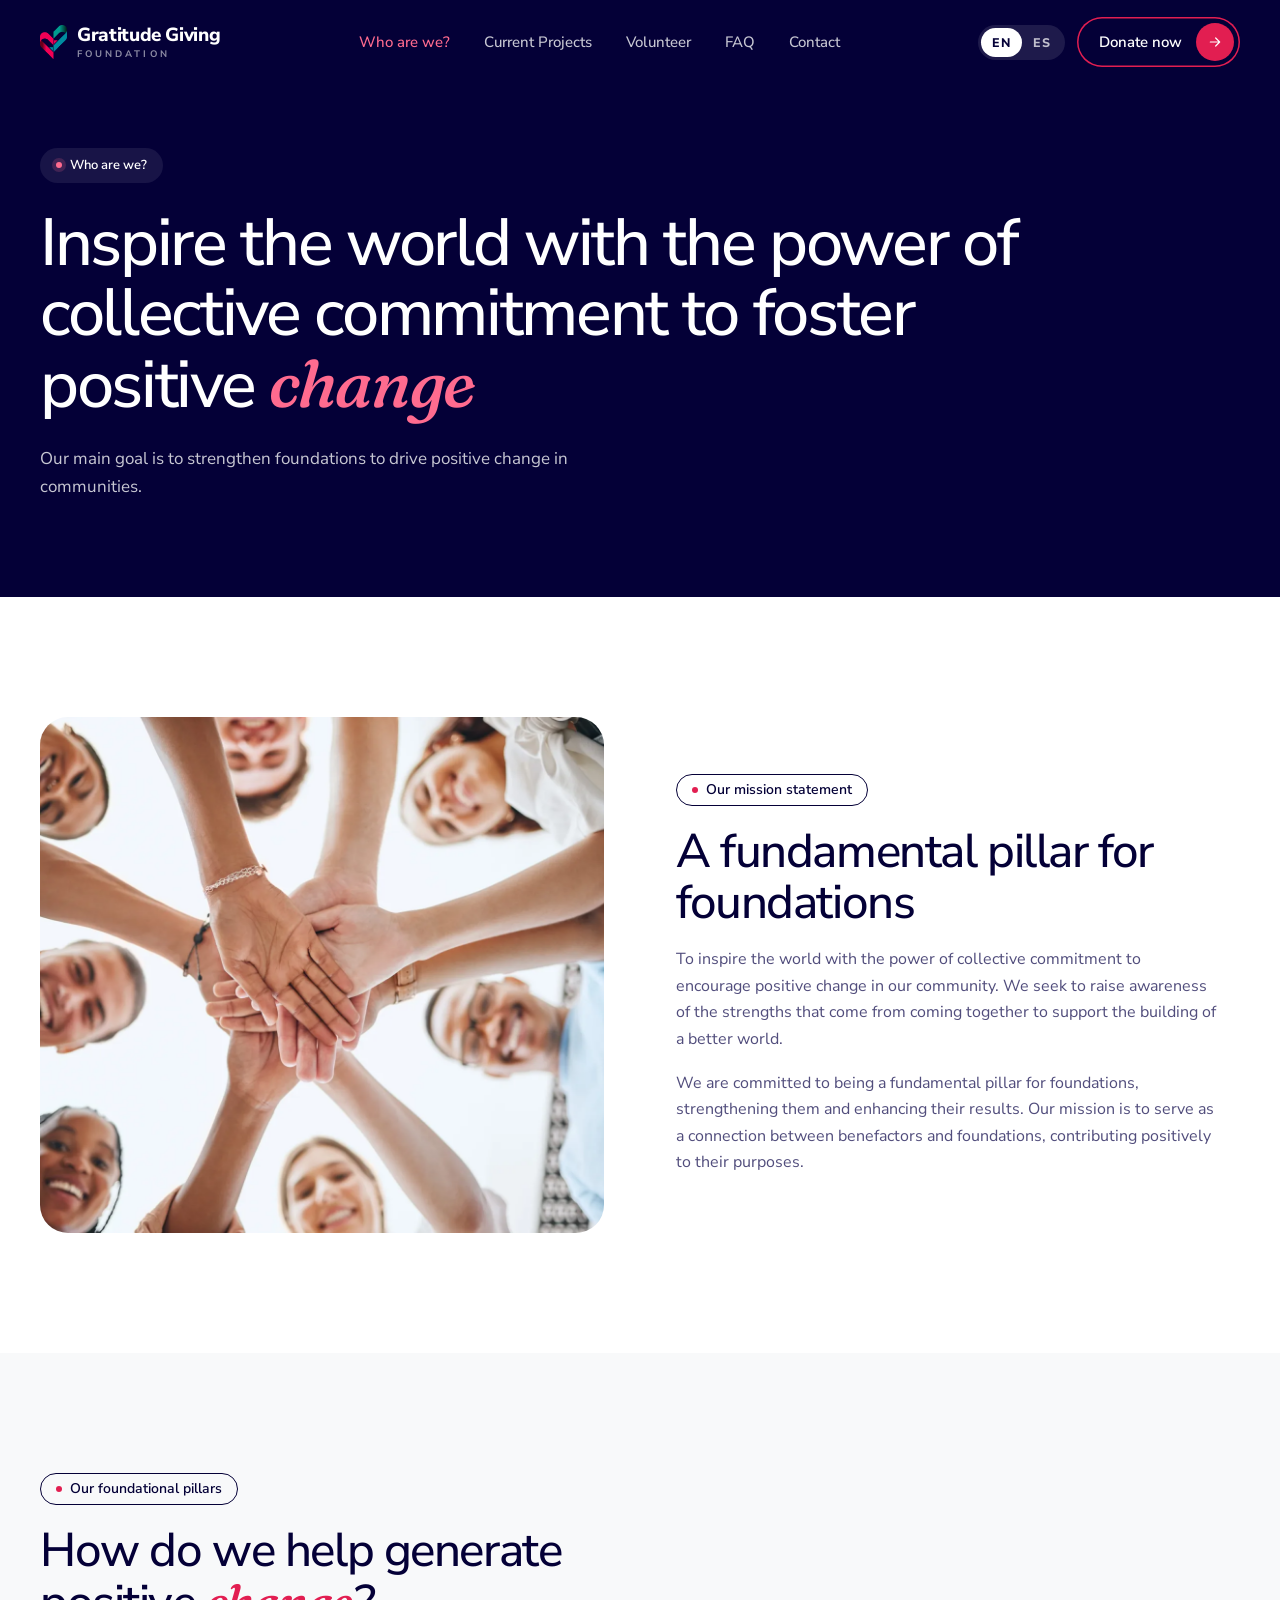
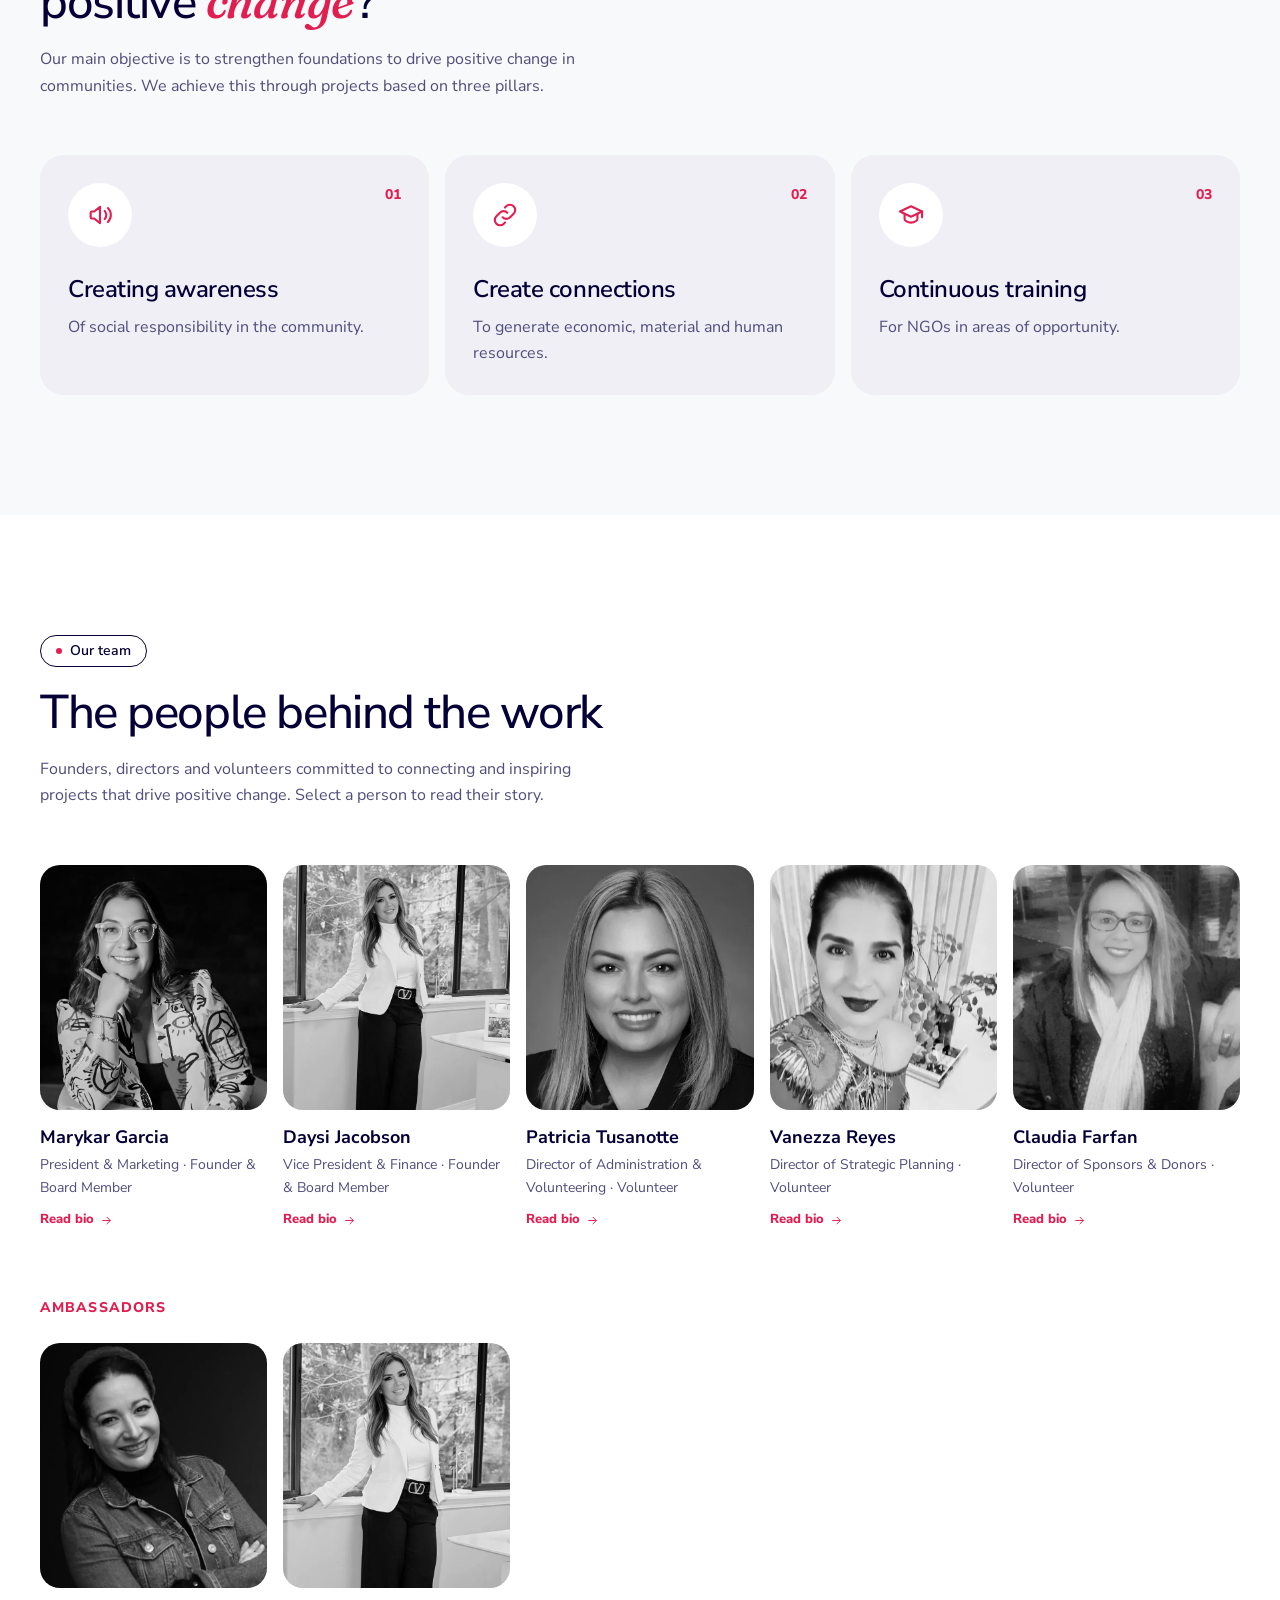
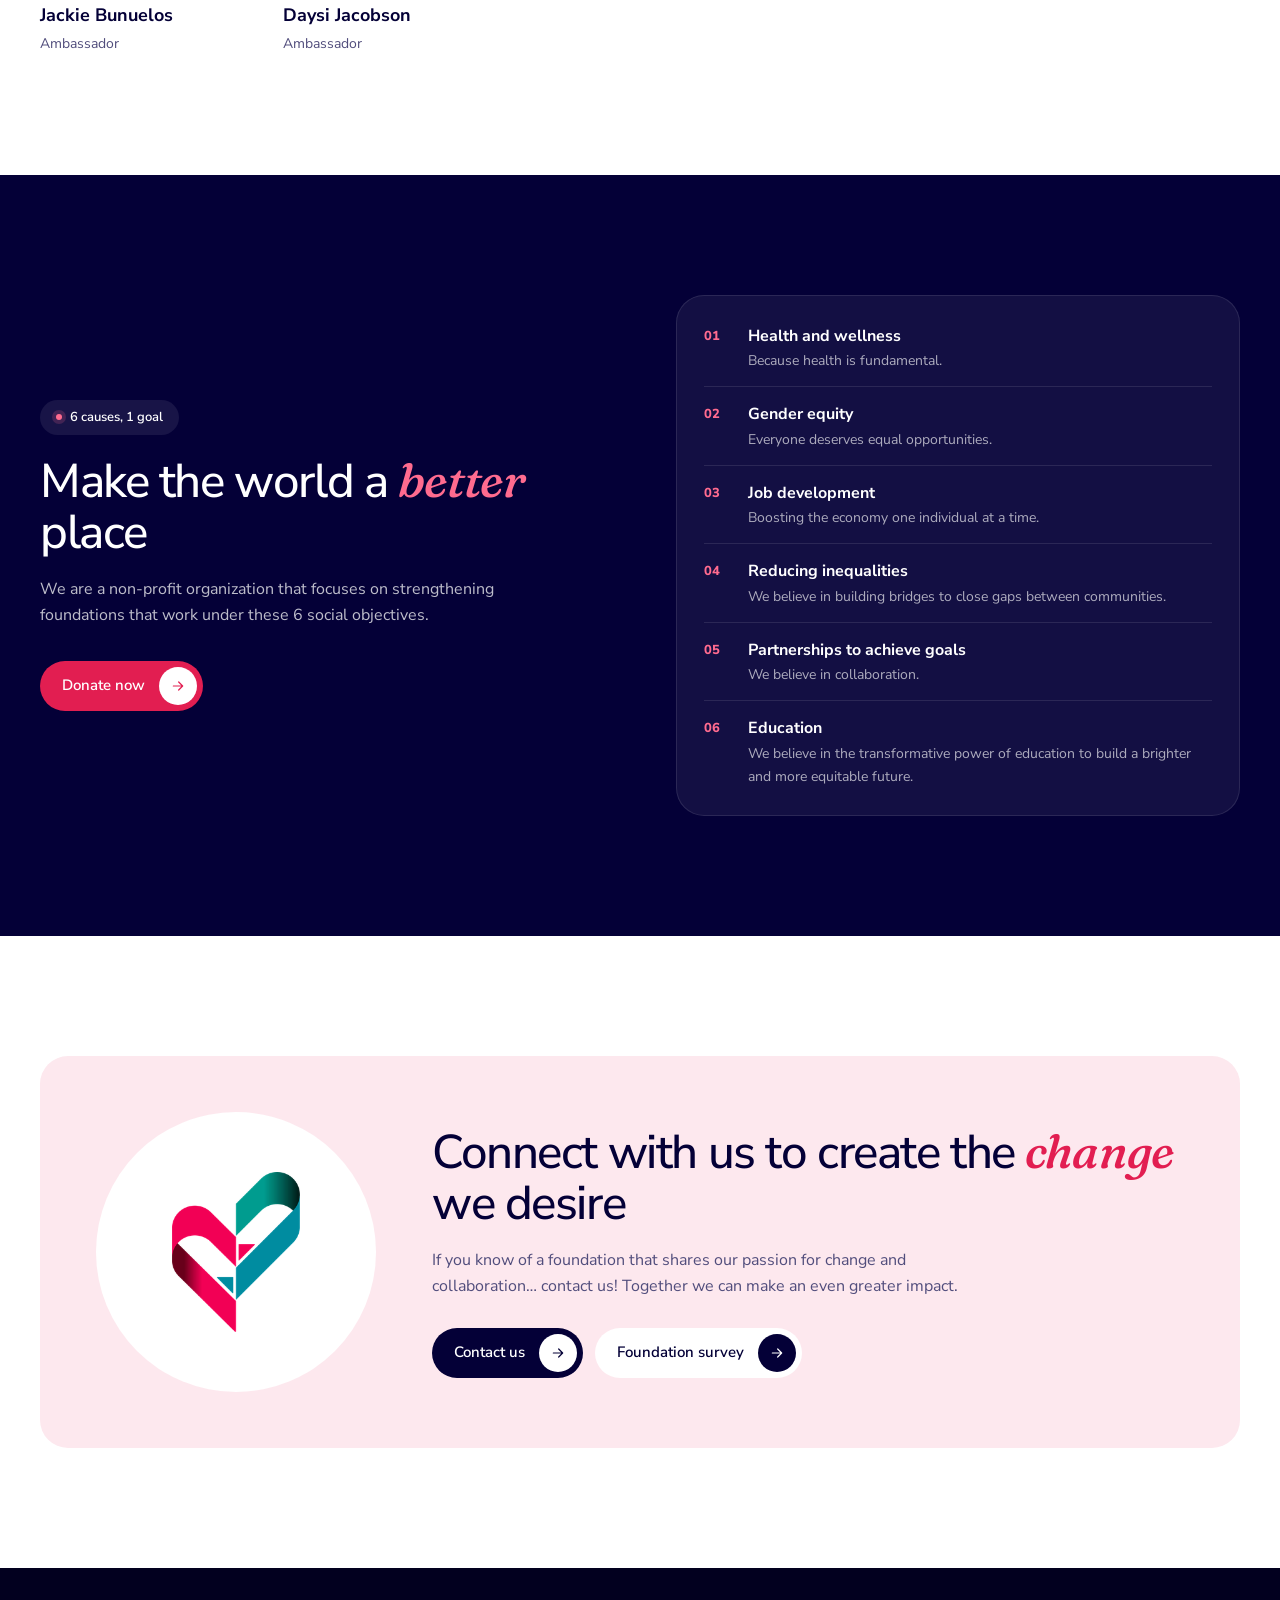
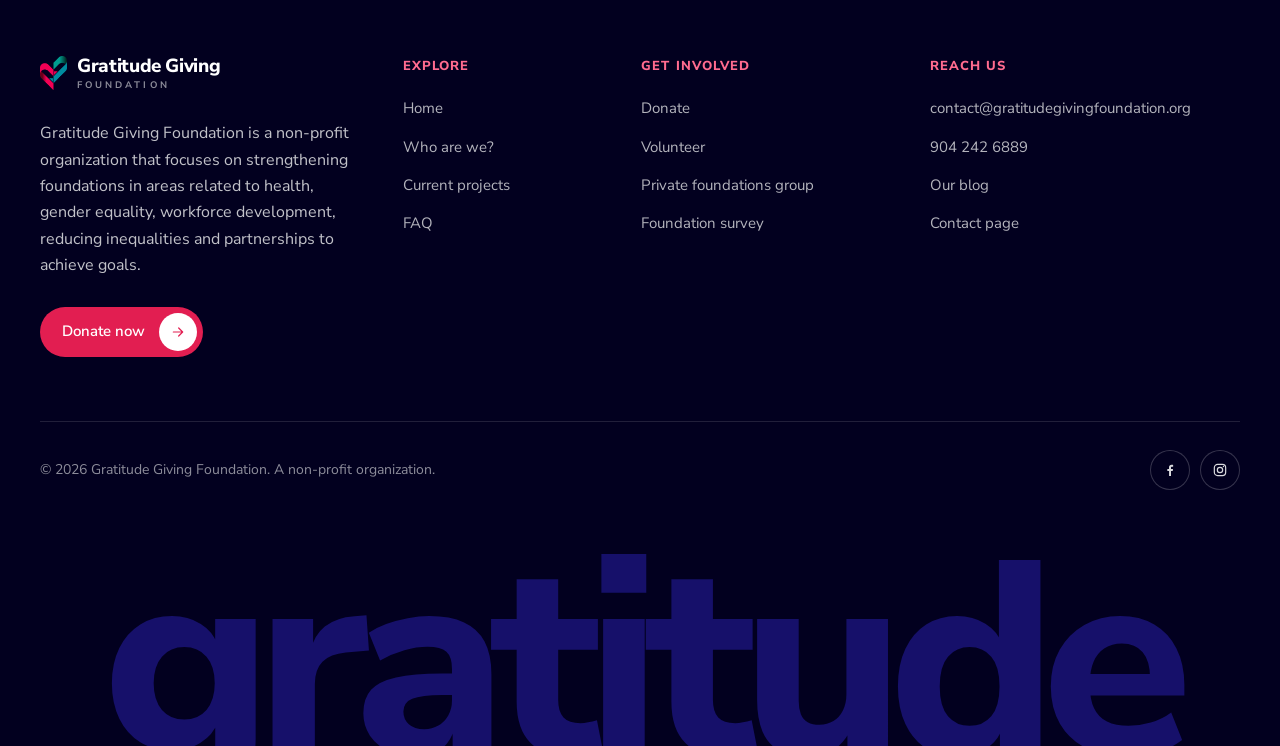
<file: about.html>
<!doctype html>
<html lang="en">
<head>
<meta charset="utf-8">
<meta name="viewport" content="width=device-width, initial-scale=1, viewport-fit=cover">
<title>Who are we? — Gratitude Giving Foundation</title>
<meta name="description" content="Meet the founders, directors and ambassadors of Gratitude Giving Foundation, and learn about our mission and foundational pillars.">
<meta name="theme-color" content="#040037">
<meta property="og:type" content="website">
<meta property="og:site_name" content="Gratitude Giving Foundation">
<meta property="og:locale" content="en_US">
<meta property="og:title" content="Who are we? — Gratitude Giving Foundation">
<meta property="og:description" content="Meet the founders, directors and ambassadors of Gratitude Giving Foundation, and learn about our mission and foundational pillars.">
<link rel="icon" type="image/png" href="assets/img/favicon.png">
<link rel="stylesheet" href="assets/css/styles.css">
<script>document.documentElement.classList.add("js")</script>
</head>
<body>
<svg width="0" height="0" style="position:absolute" aria-hidden="true" focusable="false"><defs><symbol id="i-arrow" viewBox="0 0 24 24" fill="none" stroke="currentColor" stroke-width="1.8" stroke-linecap="round" stroke-linejoin="round"><path d="M5 12h14M13 6l6 6-6 6"/></symbol><symbol id="i-arrow-ur" viewBox="0 0 24 24" fill="none" stroke="currentColor" stroke-width="1.8" stroke-linecap="round" stroke-linejoin="round"><path d="M7 17 17 7M8 7h9v9"/></symbol><symbol id="i-pin" viewBox="0 0 24 24" fill="none" stroke="currentColor" stroke-width="1.8" stroke-linecap="round" stroke-linejoin="round"><path d="M12 21s-7-6.2-7-11.5A7 7 0 0 1 19 9.5C19 14.8 12 21 12 21z"/><circle cx="12" cy="9.5" r="2.5"/></symbol><symbol id="i-calendar" viewBox="0 0 24 24" fill="none" stroke="currentColor" stroke-width="1.8" stroke-linecap="round" stroke-linejoin="round"><rect x="3.5" y="5" width="17" height="15.5" rx="3"/><path d="M3.5 10h17M8 3v4M16 3v4"/></symbol><symbol id="i-users" viewBox="0 0 24 24" fill="none" stroke="currentColor" stroke-width="1.8" stroke-linecap="round" stroke-linejoin="round"><circle cx="9" cy="8" r="3.5"/><path d="M2.5 20c0-3.6 2.9-6 6.5-6s6.5 2.4 6.5 6"/><path d="M16 4.6a3.5 3.5 0 0 1 0 6.8M18 14.3c2.2.7 3.5 2.8 3.5 5.7"/></symbol><symbol id="i-mic" viewBox="0 0 24 24" fill="none" stroke="currentColor" stroke-width="1.8" stroke-linecap="round" stroke-linejoin="round"><rect x="9" y="3" width="6" height="11" rx="3"/><path d="M5.5 11a6.5 6.5 0 0 0 13 0M12 17.5V21M8.5 21h7"/></symbol><symbol id="i-mail" viewBox="0 0 24 24" fill="none" stroke="currentColor" stroke-width="1.8" stroke-linecap="round" stroke-linejoin="round"><rect x="3" y="5" width="18" height="14" rx="3"/><path d="m4 7 8 6 8-6"/></symbol><symbol id="i-phone" viewBox="0 0 24 24" fill="none" stroke="currentColor" stroke-width="1.8" stroke-linecap="round" stroke-linejoin="round"><path d="M5 4h3.5l1.8 4.5-2.3 1.4a11 11 0 0 0 6.1 6.1l1.4-2.3L20 15.5V19a2 2 0 0 1-2 2A16 16 0 0 1 3 6a2 2 0 0 1 2-2z"/></symbol><symbol id="i-facebook" viewBox="0 0 24 24" fill="none" stroke="currentColor" stroke-width="1.8" stroke-linecap="round" stroke-linejoin="round"><path fill="currentColor" stroke="none" d="M13.5 21v-7.5h2.6l.4-3h-3V8.6c0-.9.3-1.5 1.6-1.5h1.6V4.4c-.3 0-1.2-.1-2.3-.1-2.3 0-3.9 1.4-3.9 4v2.2H8v3h2.6V21h2.9z"/></symbol><symbol id="i-instagram" viewBox="0 0 24 24" fill="none" stroke="currentColor" stroke-width="1.8" stroke-linecap="round" stroke-linejoin="round"><rect x="3.5" y="3.5" width="17" height="17" rx="5"/><circle cx="12" cy="12" r="4"/><circle cx="17.2" cy="6.8" r="1" fill="currentColor" stroke="none"/></symbol><symbol id="i-menu" viewBox="0 0 24 24" fill="none" stroke="currentColor" stroke-width="1.8" stroke-linecap="round" stroke-linejoin="round"><path d="M4 7h16M4 12h16M4 17h16"/></symbol><symbol id="i-close" viewBox="0 0 24 24" fill="none" stroke="currentColor" stroke-width="1.8" stroke-linecap="round" stroke-linejoin="round"><path d="M6 6l12 12M18 6 6 18"/></symbol><symbol id="i-plus" viewBox="0 0 24 24" fill="none" stroke="currentColor" stroke-width="1.8" stroke-linecap="round" stroke-linejoin="round"><path d="M12 5v14M5 12h14"/></symbol><symbol id="i-megaphone" viewBox="0 0 24 24" fill="none" stroke="currentColor" stroke-width="1.8" stroke-linecap="round" stroke-linejoin="round"><path d="M4 10v4a1 1 0 0 0 1 1h2l5 4V5L7 9H5a1 1 0 0 0-1 1z"/><path d="M16 8.5a5 5 0 0 1 0 7M18.8 6a8.5 8.5 0 0 1 0 12"/></symbol><symbol id="i-link" viewBox="0 0 24 24" fill="none" stroke="currentColor" stroke-width="1.8" stroke-linecap="round" stroke-linejoin="round"><path d="M10 14a4.5 4.5 0 0 0 6.4 0l3-3a4.5 4.5 0 0 0-6.4-6.4l-1 1"/><path d="M14 10a4.5 4.5 0 0 0-6.4 0l-3 3a4.5 4.5 0 0 0 6.4 6.4l1-1"/></symbol><symbol id="i-cap" viewBox="0 0 24 24" fill="none" stroke="currentColor" stroke-width="1.8" stroke-linecap="round" stroke-linejoin="round"><path d="m2.5 9 9.5-4.5L21.5 9 12 13.5z"/><path d="M6.5 11v4.5c0 1.4 2.5 3 5.5 3s5.5-1.6 5.5-3V11M21.5 9v5"/></symbol><symbol id="i-clipboard" viewBox="0 0 24 24" fill="none" stroke="currentColor" stroke-width="1.8" stroke-linecap="round" stroke-linejoin="round"><rect x="5" y="4.5" width="14" height="16.5" rx="2.5"/><path d="M9 4.5V3.5h6v1M9 11h6M9 15h4"/></symbol><symbol id="i-globe" viewBox="0 0 24 24" fill="none" stroke="currentColor" stroke-width="1.8" stroke-linecap="round" stroke-linejoin="round"><circle cx="12" cy="12" r="9"/><path d="M3 12h18M12 3c2.5 2.6 3.7 5.6 3.7 9s-1.2 6.4-3.7 9c-2.5-2.6-3.7-5.6-3.7-9S9.5 5.6 12 3z"/></symbol><symbol id="i-heart" viewBox="0 0 24 24" fill="none" stroke="currentColor" stroke-width="1.8" stroke-linecap="round" stroke-linejoin="round"><path d="M12 20s-7.5-4.6-7.5-10.2A4.3 4.3 0 0 1 12 7.2a4.3 4.3 0 0 1 7.5 2.6C19.5 15.4 12 20 12 20z"/></symbol><symbol id="i-quote" viewBox="0 0 40 32"><path fill="currentColor" d="M0 32V19.2C0 8.5 5.6 1.9 15.3 0l1.9 4.3C11.6 6 8.9 9.6 8.6 14.4H16V32H0zm22.6 0V19.2C22.6 8.5 28.2 1.9 37.9 0l1.9 4.3c-5.6 1.7-8.3 5.3-8.6 10.1h7.4V32H22.6z"/></symbol></defs></svg>
<a class="skip-link" href="#main">Skip to content</a>
<header class="nav">
  <div class="wrap">
    <a class="brand" href="index.html" aria-label="Gratitude Giving Foundation — home">
      <img src="assets/img/heart.png" alt="" width="27" height="34">
      <span class="brand-name">Gratitude Giving<small>Foundation</small></span>
    </a>
    <nav class="nav-links" aria-label="Main">
      <a href="about.html" aria-current="page">Who are we?</a>
      <a href="projects.html">Current Projects</a>
      <a href="index.html#volunteer">Volunteer</a>
      <a href="faq.html">FAQ</a>
      <a href="contact.html">Contact</a>
    </nav>
    <div class="nav-cta">
      <div class="lang" role="group" aria-label="Language"><span lang="en" aria-current="true">EN</span><a href="es/about.html" lang="es" hreflang="es" title="Ver en español" aria-label="Español">ES</a></div>
      <a class="btn btn--outline" href="https://www.paypal.com/donate/?hosted_button_id=548SL7CG4H2UJ" target="_blank" rel="noopener">Donate now<span class="ico"><svg class="i" aria-hidden="true"><use href="#i-arrow"/></svg></span></a>
      <button class="menu-btn" type="button" aria-expanded="false" aria-controls="mobile-menu" aria-label="Open menu"><svg class="i i-menu" aria-hidden="true"><use href="#i-menu"/></svg><svg class="i i-close" aria-hidden="true"><use href="#i-close"/></svg></button>
    </div>
  </div>
  <nav class="mobile-menu" id="mobile-menu" aria-label="Mobile">
    <a href="index.html">Home</a>
    <a href="about.html" aria-current="page">Who are we?</a>
      <a href="projects.html">Current Projects</a>
      <a href="index.html#volunteer">Volunteer</a>
      <a href="faq.html">FAQ</a>
      <a href="contact.html">Contact</a>
    <a class="btn btn--crimson" href="https://www.paypal.com/donate/?hosted_button_id=548SL7CG4H2UJ" target="_blank" rel="noopener">Donate now<span class="ico"><svg class="i" aria-hidden="true"><use href="#i-arrow"/></svg></span></a>
  </nav>
</header>
<main id="main">

  <section class="page-hero">
    <div class="wrap">
      <span class="pill pill--dark" data-reveal>Who are we?</span>
      <h1 class="h1" data-reveal="d1">Inspire the world with the power of collective commitment to foster positive <span class="em">change</span></h1>
      <p data-reveal="d2">Our main goal is to strengthen foundations to drive positive change in communities.</p>
    </div>
  </section>

  <!-- Mission -->
  <section class="sec">
    <div class="wrap mission-grid">
      <div class="media" data-reveal><img src="assets/img/team-hands.webp" alt="Hands joined together in a circle" loading="lazy"></div>
      <div data-reveal="d1">
        <span class="pill">Our mission statement</span>
        <h2 class="h2">A fundamental pillar for foundations</h2>
        <p>To inspire the world with the power of collective commitment to encourage positive change in our community. We seek to raise awareness of the strengths that come from coming together to support the building of a better world.</p>
        <p>We are committed to being a fundamental pillar for foundations, strengthening them and enhancing their results. Our mission is to serve as a connection between benefactors and foundations, contributing positively to their purposes.</p>
      </div>
    </div>
  </section>

  <!-- Pillars -->
  <section class="sec sec--soft" id="pillars">
    <div class="wrap">
      <div class="sec-head">
        <div data-reveal>
          <span class="pill">Our foundational pillars</span>
          <h2 class="h2">How do we help generate positive <span class="em">change</span>?</h2>
          <p>Our main objective is to strengthen foundations to drive positive change in communities. We achieve this through projects based on three pillars.</p>
        </div>
      </div>
      <div class="values">
        <div class="value" data-reveal>
          <span class="value-num">01</span>
          <span class="value-ico"><svg class="i" aria-hidden="true"><use href="#i-megaphone"/></svg></span>
          <h3>Creating awareness</h3>
          <p>Of social responsibility in the community.</p>
        </div>
        <div class="value" data-reveal="d1">
          <span class="value-num">02</span>
          <span class="value-ico"><svg class="i" aria-hidden="true"><use href="#i-link"/></svg></span>
          <h3>Create connections</h3>
          <p>To generate economic, material and human resources.</p>
        </div>
        <div class="value" data-reveal="d2">
          <span class="value-num">03</span>
          <span class="value-ico"><svg class="i" aria-hidden="true"><use href="#i-cap"/></svg></span>
          <h3>Continuous training</h3>
          <p>For NGOs in areas of opportunity.</p>
        </div>
      </div>
    </div>
  </section>

  <!-- Team -->
  <section class="sec" id="team">
    <div class="wrap">
      <div class="sec-head">
        <div data-reveal>
          <span class="pill">Our team</span>
          <h2 class="h2">The people behind the work</h2>
          <p>Founders, directors and volunteers committed to connecting and inspiring projects that drive positive change. Select a person to read their story.</p>
        </div>
      </div>
      <div class="team team--5">
        <a class="person" href="#bio-marykar" data-dialog="bio-marykar" data-reveal>
          <div class="person-photo"><img src="assets/img/team/marykar-garcia.webp" alt="Marykar Garcia" loading="lazy"></div>
          <h3>Marykar Garcia</h3>
          <span>President &amp; Marketing · Founder &amp; Board Member</span>
          <span class="bio-link">Read bio <svg class="i" aria-hidden="true"><use href="#i-arrow"/></svg></span>
        </a>
        <a class="person" href="#bio-daysi" data-dialog="bio-daysi" data-reveal="d1">
          <div class="person-photo"><img src="assets/img/team/daysi-jacobson.webp" alt="Daysi Jacobson" loading="lazy"></div>
          <h3>Daysi Jacobson</h3>
          <span>Vice President &amp; Finance · Founder &amp; Board Member</span>
          <span class="bio-link">Read bio <svg class="i" aria-hidden="true"><use href="#i-arrow"/></svg></span>
        </a>
        <a class="person" href="#bio-patricia" data-dialog="bio-patricia" data-reveal="d2">
          <div class="person-photo"><img src="assets/img/team/patricia-tusanotte.webp" alt="Patricia Tusanotte" loading="lazy"></div>
          <h3>Patricia Tusanotte</h3>
          <span>Director of Administration &amp; Volunteering · Volunteer</span>
          <span class="bio-link">Read bio <svg class="i" aria-hidden="true"><use href="#i-arrow"/></svg></span>
        </a>
        <a class="person" href="#bio-vanezza" data-dialog="bio-vanezza" data-reveal="d3">
          <div class="person-photo"><img src="assets/img/team/vanezza-reyes.webp" alt="Vanezza Reyes" loading="lazy"></div>
          <h3>Vanezza Reyes</h3>
          <span>Director of Strategic Planning · Volunteer</span>
          <span class="bio-link">Read bio <svg class="i" aria-hidden="true"><use href="#i-arrow"/></svg></span>
        </a>
        <a class="person" href="#bio-claudia" data-dialog="bio-claudia" data-reveal>
          <div class="person-photo"><img src="assets/img/team/claudia-farfan.webp" alt="Claudia Farfan" loading="lazy"></div>
          <h3>Claudia Farfan</h3>
          <span>Director of Sponsors &amp; Donors · Volunteer</span>
          <span class="bio-link">Read bio <svg class="i" aria-hidden="true"><use href="#i-arrow"/></svg></span>
        </a>
      </div>

      <h3 class="sub-head" data-reveal>Ambassadors</h3>
      <div class="team team--5">
        <div class="person" data-reveal>
          <div class="person-photo"><img src="assets/img/team/jackie-bunuelos.webp" alt="Jackie Bunuelos" loading="lazy"></div>
          <h3>Jackie Bunuelos</h3>
          <span>Ambassador</span>
        </div>
        <div class="person" data-reveal="d1">
          <div class="person-photo"><img src="assets/img/team/daysi-jacobson-ambassador.webp" alt="Daysi Jacobson" loading="lazy"></div>
          <h3>Daysi Jacobson</h3>
          <span>Ambassador</span>
        </div>
      </div>
    </div>
  </section>

  <!-- Goal + causes -->
  <section class="sec sec--dark">
    <div class="wrap goal-grid">
      <div data-reveal>
        <span class="pill pill--dark">6 causes, 1 goal</span>
        <h2 class="h2">Make the world a <span class="em">better</span> place</h2>
        <p>We are a non-profit organization that focuses on strengthening foundations that work under these 6 social objectives.</p>
        <a class="btn btn--crimson" href="https://www.paypal.com/donate/?hosted_button_id=548SL7CG4H2UJ" target="_blank" rel="noopener">Donate now<span class="ico"><svg class="i" aria-hidden="true"><use href="#i-arrow"/></svg></span></a>
      </div>
      <ol class="causes" data-reveal="d1">
        <li><span>01</span><div><b>Health and wellness</b><small>Because health is fundamental.</small></div></li>
        <li><span>02</span><div><b>Gender equity</b><small>Everyone deserves equal opportunities.</small></div></li>
        <li><span>03</span><div><b>Job development</b><small>Boosting the economy one individual at a time.</small></div></li>
        <li><span>04</span><div><b>Reducing inequalities</b><small>We believe in building bridges to close gaps between communities.</small></div></li>
        <li><span>05</span><div><b>Partnerships to achieve goals</b><small>We believe in collaboration.</small></div></li>
        <li><span>06</span><div><b>Education</b><small>We believe in the transformative power of education to build a brighter and more equitable future.</small></div></li>
      </ol>
    </div>
  </section>

  <!-- CTA -->
  <section class="cta-wrap">
    <div class="wrap">
      <div class="cta" data-reveal>
        <div class="cta-circle"><img src="assets/img/heart.png" alt="" loading="lazy"></div>
        <div>
          <h2 class="h2">Connect with us to create the <span class="em">change</span> we desire</h2>
          <p>If you know of a foundation that shares our passion for change and collaboration… contact us! Together we can make an even greater impact.</p>
          <div class="btn-row">
            <a class="btn btn--dark" href="contact.html">Contact us<span class="ico"><svg class="i" aria-hidden="true"><use href="#i-arrow"/></svg></span></a>
            <a class="btn btn--light" href="https://docs.google.com/forms/d/e/1FAIpQLSfGZtvj_LeOwi6yWv8tR_2fav7ogoVAl5sz-33LPN9RQP3p4w/viewform" target="_blank" rel="noopener">Foundation survey<span class="ico"><svg class="i" aria-hidden="true"><use href="#i-arrow"/></svg></span></a>
          </div>
        </div>
      </div>
    </div>
  </section>

</main>

<!-- Bios -->
<dialog class="modal" id="bio-marykar" aria-labelledby="bio-marykar-t">
  <button class="modal-close" type="button" data-close aria-label="Close"><svg class="i" aria-hidden="true"><use href="#i-close"/></svg></button>
  <div class="modal-inner">
    <div class="modal-person">
      <img src="assets/img/team/marykar-garcia.webp" alt="" loading="lazy">
      <div>
        <span class="pill">Founder &amp; Board Member</span>
        <h2 class="h3" id="bio-marykar-t">Marykar Garcia</h2>
        <span class="role">President &amp; Marketing</span>
        <div class="modal-body">
          <p>I am a passionate advocate for personal growth, originally from Mexico and now living in Florida. I’m married and a mother of three, enjoying time with my family and cherishing meaningful friendships. As a “promoter of gratitude,” I believe it is the key that changes lives. I love nature, learning, sharing, and reading about personal development.</p>
          <p>I hold a bachelor’s in Business Administration and a master’s in Human Resources, along with certifications in executive coaching and coaching by values. Currently, I’m specializing in emotional intelligence and positive psychology.</p>
          <p>Professionally, I’ve worked in human resources and sales, and I am the founder of Illuminate Woman and The Art of Thanking, helping women transform their perspectives and discover their potential. My deep commitment to creating a positive impact led to the creation of Gratitude Giving, with the mission to connect and inspire projects that drive positive change.</p>
          <p><strong>“With gratitude, service, and shared growth, we build a positive impact.”</strong></p>
        </div>
      </div>
    </div>
  </div>
</dialog>

<dialog class="modal" id="bio-daysi" aria-labelledby="bio-daysi-t">
  <button class="modal-close" type="button" data-close aria-label="Close"><svg class="i" aria-hidden="true"><use href="#i-close"/></svg></button>
  <div class="modal-inner">
    <div class="modal-person">
      <img src="assets/img/team/daysi-jacobson.webp" alt="" loading="lazy">
      <div>
        <span class="pill">Founder &amp; Board Member</span>
        <h2 class="h3" id="bio-daysi-t">Daysi Jacobson</h2>
        <span class="role">Vice President &amp; Finance</span>
        <div class="modal-body">
          <p>Born and raised in Ecuador, Daysi Jacobson immigrated to the United States in 2003 without knowing a word of English. Through hard work and perseverance, Daysi learned the language and began her role as an auditor for the IRS.</p>
          <p>As an immigrant, Daysi understood the confusion that accompanied US tax and accounting policies, and as an auditor, she saw how many more people were equally confused and worried when tax season arrived. Daysi dreamed of being able to help those people one day, and 15 years later, she opened Daysi Jacobson Accounting LLC, her own practice, where she dedicates her time to making a difference in people’s lives.</p>
        </div>
      </div>
    </div>
  </div>
</dialog>

<dialog class="modal" id="bio-patricia" aria-labelledby="bio-patricia-t">
  <button class="modal-close" type="button" data-close aria-label="Close"><svg class="i" aria-hidden="true"><use href="#i-close"/></svg></button>
  <div class="modal-inner">
    <div class="modal-person">
      <img src="assets/img/team/patricia-tusanotte.webp" alt="" loading="lazy">
      <div>
        <span class="pill">Volunteer</span>
        <h2 class="h3" id="bio-patricia-t">Patricia Tusanotte</h2>
        <span class="role">Director of Administration &amp; Volunteering</span>
        <div class="modal-body">
          <p>Born in Caracas, Venezuela, and raised across Puerto Rico, Mexico, Maryland, and Texas, I cherish my childhood memories, especially those in Puerto Rico where I attended a historical arts school. These formative years instilled in me a deep appreciation for culture and creativity.</p>
          <p>Driven by a desire to help others, I initially focused my general studies towards developmental Psychology, which later guided me towards diagnostics in radiography. The onset of COVID-19 prompted a career shift to administrative work at a prestigious law firm specializing in international commercial business law. This experience paved the way for my current role in handling contracts at a large construction company in Florida.</p>
          <p>Throughout my journey, I have always aimed to do good without expecting anything in return. This philosophy aligns perfectly with the core values of our non-profit organization. I am committed to using my administrative skills, and my Spanish/English proficiency to contribute meaningfully and support our mission to make a positive impact.</p>
        </div>
      </div>
    </div>
  </div>
</dialog>

<dialog class="modal" id="bio-vanezza" aria-labelledby="bio-vanezza-t">
  <button class="modal-close" type="button" data-close aria-label="Close"><svg class="i" aria-hidden="true"><use href="#i-close"/></svg></button>
  <div class="modal-inner">
    <div class="modal-person">
      <img src="assets/img/team/vanezza-reyes.webp" alt="" loading="lazy">
      <div>
        <span class="pill">Volunteer</span>
        <h2 class="h3" id="bio-vanezza-t">Vanezza Reyes</h2>
        <span class="role">Director of Strategic Planning</span>
        <div class="modal-body">
          <p>Proudly Venezuelan, I arrived in the city of Jacksonville 6 years ago. Happily married, a lover of good food, travel, music, and reading.</p>
          <p>I love working as part of a team and being of service to those in need, sharing moments, and of course, sharing knowledge. My life motto is: <strong>‘We never stop learning, and everyone is necessary.’</strong></p>
        </div>
      </div>
    </div>
  </div>
</dialog>

<dialog class="modal" id="bio-claudia" aria-labelledby="bio-claudia-t">
  <button class="modal-close" type="button" data-close aria-label="Close"><svg class="i" aria-hidden="true"><use href="#i-close"/></svg></button>
  <div class="modal-inner">
    <div class="modal-person">
      <img src="assets/img/team/claudia-farfan.webp" alt="" loading="lazy">
      <div>
        <span class="pill">Volunteer</span>
        <h2 class="h3" id="bio-claudia-t">Claudia Farfan</h2>
        <span class="role">Director of Sponsors &amp; Donors</span>
        <div class="modal-body">
          <p>Colombian, immigrant to the United States since 2005, a public accountant graduated from the University of San Martin in Colombia, with experience in the administrative and financial fields in the educational and commercial sectors. Currently, she is the owner of Clauss Events, dedicated to waiter and bartender services, and Clauss Cleaning, dedicated to cleaning commercial and residential properties.</p>
          <p>I consider myself a resilient, entrepreneurial, and enthusiastic woman; a firm believer in the ability of women focused on personal and professional growth.</p>
          <p>I am excited to contribute to Gratitude Giving, as it has enhanced and strengthened my leadership skills through workshops and various activities that allow me to interact with the community and foster collective interaction and growth.</p>
        </div>
      </div>
    </div>
  </div>
</dialog>
<footer class="footer">
  <div class="wrap">
    <div class="foot-grid">
      <div class="foot-brand">
        <a class="brand" href="index.html" aria-label="Gratitude Giving Foundation — home">
      <img src="assets/img/heart.png" alt="" width="27" height="34">
      <span class="brand-name">Gratitude Giving<small>Foundation</small></span>
    </a>
        <p>Gratitude Giving Foundation is a non-profit organization that focuses on strengthening foundations in areas related to health, gender equality, workforce development, reducing inequalities and partnerships to achieve goals.</p>
        <a class="btn btn--crimson" href="https://www.paypal.com/donate/?hosted_button_id=548SL7CG4H2UJ" target="_blank" rel="noopener">Donate now<span class="ico"><svg class="i" aria-hidden="true"><use href="#i-arrow"/></svg></span></a>
      </div>
      <div class="foot-col">
        <h4>Explore</h4>
        <ul>
          <li><a href="index.html">Home</a></li>
          <li><a href="about.html">Who are we?</a></li>
          <li><a href="projects.html">Current projects</a></li>
          <li><a href="faq.html">FAQ</a></li>
        </ul>
      </div>
      <div class="foot-col">
        <h4>Get involved</h4>
        <ul>
          <li><a href="https://www.paypal.com/donate/?hosted_button_id=548SL7CG4H2UJ" target="_blank" rel="noopener">Donate</a></li>
          <li><a href="https://forms.gle/Y9TBG8KcfwNpag8e8" target="_blank" rel="noopener">Volunteer</a></li>
          <li><a href="https://www.facebook.com/share/g/SJaUvNi9jvcfVFg1/" target="_blank" rel="noopener">Private foundations group</a></li>
          <li><a href="https://docs.google.com/forms/d/e/1FAIpQLSfGZtvj_LeOwi6yWv8tR_2fav7ogoVAl5sz-33LPN9RQP3p4w/viewform" target="_blank" rel="noopener">Foundation survey</a></li>
        </ul>
      </div>
      <div class="foot-col">
        <h4>Reach us</h4>
        <ul>
          <li><a href="mailto:contact@gratitudegivingfoundation.org">contact@<wbr>gratitudegivingfoundation.org</a></li>
          <li><a href="tel:+19042426889">904 242 6889</a></li>
          <li><a href="https://gratitudegivingfoundation.blogspot.com" target="_blank" rel="noopener">Our blog</a></li>
          <li><a href="contact.html">Contact page</a></li>
        </ul>
      </div>
    </div>
    <div class="foot-bottom">
      <p>© <span data-year>2026</span> Gratitude Giving Foundation. A non-profit organization.</p>
      <div class="socials">
        <a href="https://www.facebook.com/profile.php?id=61553736123430" target="_blank" rel="noopener" aria-label="Facebook"><svg class="i" aria-hidden="true"><use href="#i-facebook"/></svg></a>
        <a href="https://www.instagram.com/p/CyM9iSHOB53/" target="_blank" rel="noopener" aria-label="Instagram"><svg class="i" aria-hidden="true"><use href="#i-instagram"/></svg></a>
      </div>
    </div>
  </div>
  <div class="wordmark" aria-hidden="true">gratitude</div>
</footer>
<script src="assets/js/main.js" defer></script>
</body>
</html>
</file>
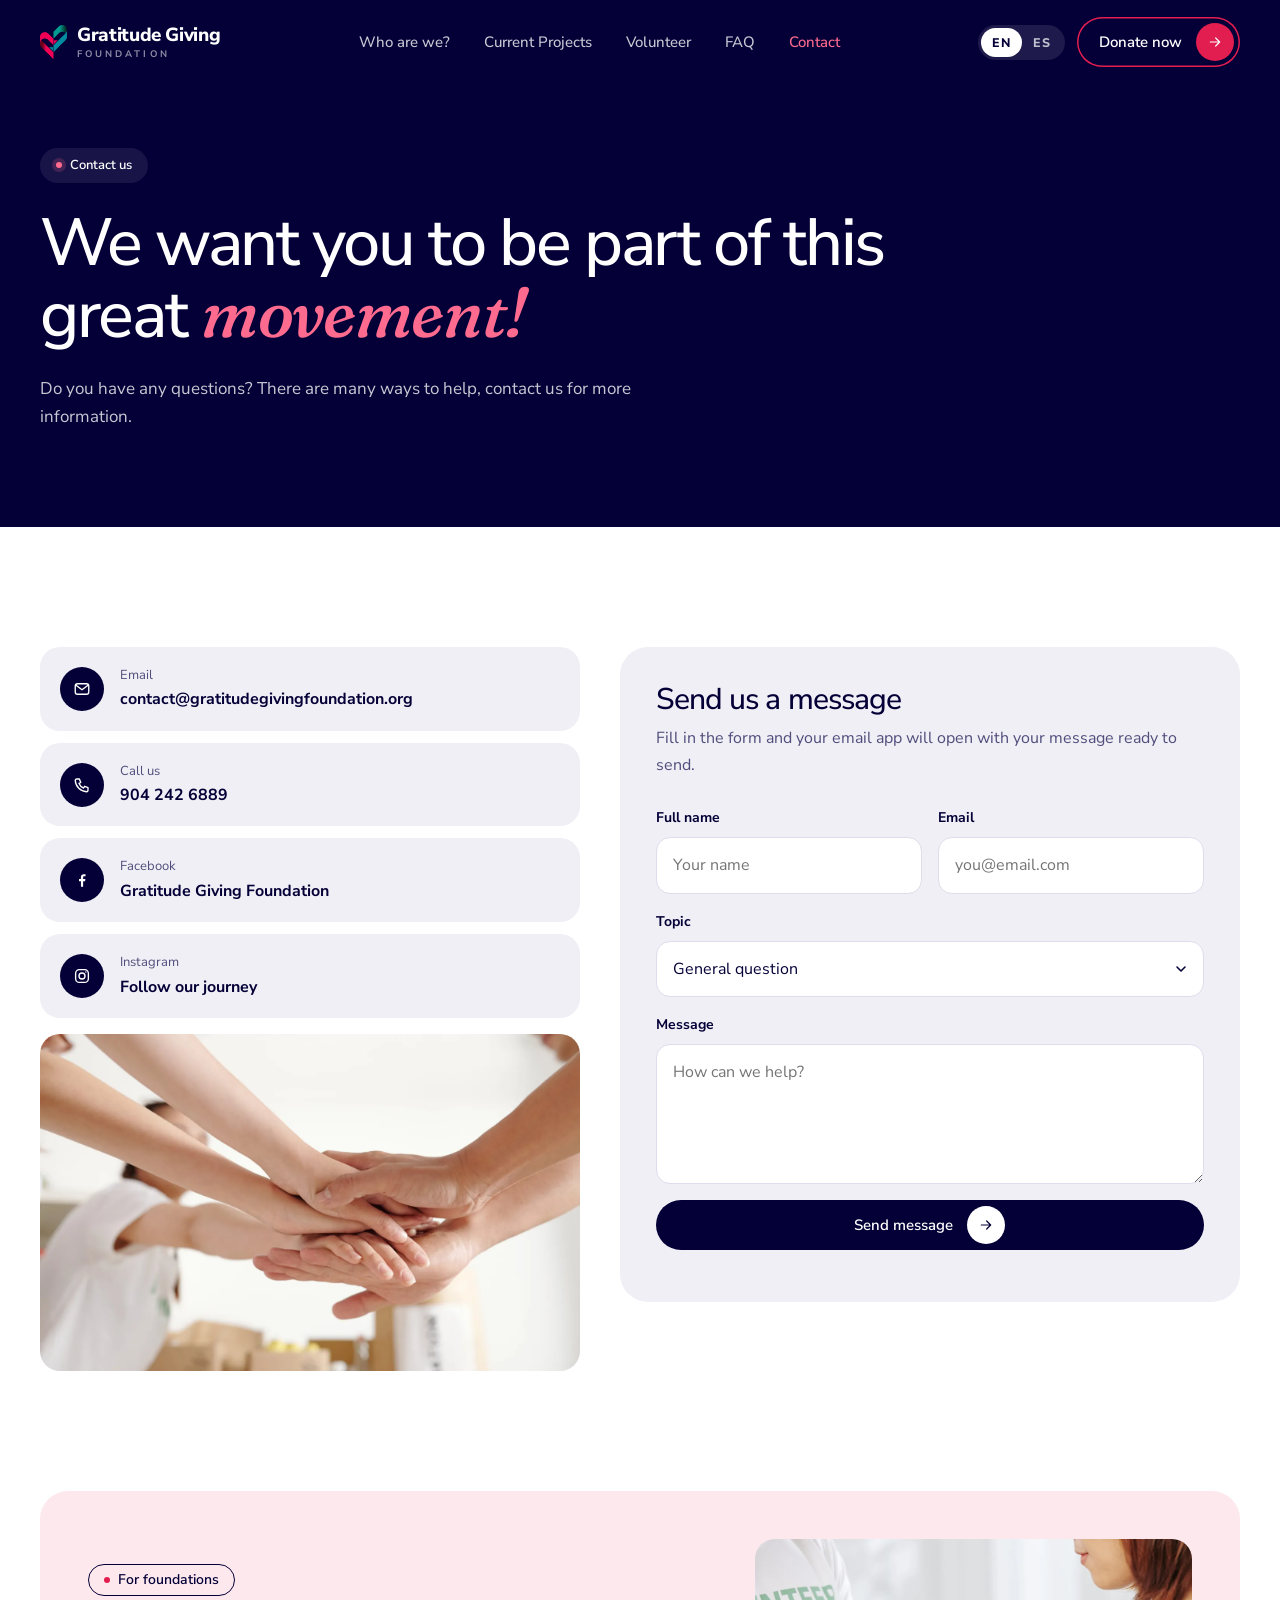
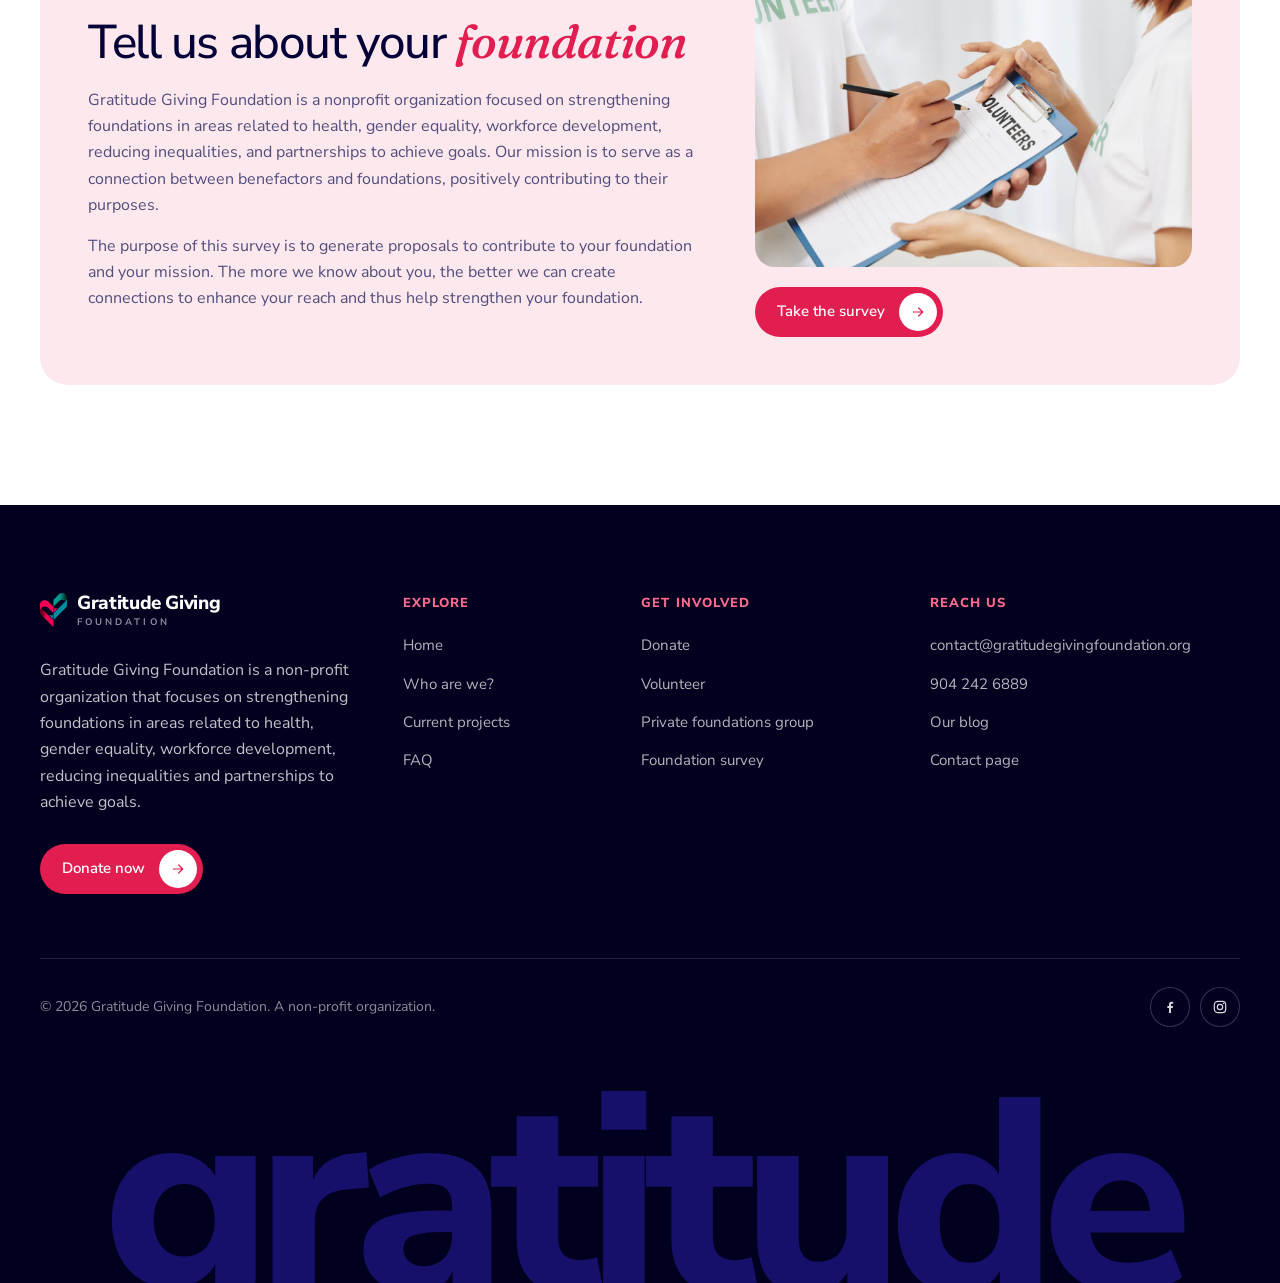
<file: contact.html>
<!doctype html>
<html lang="en">
<head>
<meta charset="utf-8">
<meta name="viewport" content="width=device-width, initial-scale=1, viewport-fit=cover">
<title>Contact — Gratitude Giving Foundation</title>
<meta name="description" content="Contact Gratitude Giving Foundation by email or phone, follow us on social media, and take our survey for foundations.">
<meta name="theme-color" content="#040037">
<meta property="og:type" content="website">
<meta property="og:site_name" content="Gratitude Giving Foundation">
<meta property="og:locale" content="en_US">
<meta property="og:title" content="Contact — Gratitude Giving Foundation">
<meta property="og:description" content="Contact Gratitude Giving Foundation by email or phone, follow us on social media, and take our survey for foundations.">
<link rel="icon" type="image/png" href="assets/img/favicon.png">
<link rel="stylesheet" href="assets/css/styles.css">
<script>document.documentElement.classList.add("js")</script>
</head>
<body>
<svg width="0" height="0" style="position:absolute" aria-hidden="true" focusable="false"><defs><symbol id="i-arrow" viewBox="0 0 24 24" fill="none" stroke="currentColor" stroke-width="1.8" stroke-linecap="round" stroke-linejoin="round"><path d="M5 12h14M13 6l6 6-6 6"/></symbol><symbol id="i-arrow-ur" viewBox="0 0 24 24" fill="none" stroke="currentColor" stroke-width="1.8" stroke-linecap="round" stroke-linejoin="round"><path d="M7 17 17 7M8 7h9v9"/></symbol><symbol id="i-pin" viewBox="0 0 24 24" fill="none" stroke="currentColor" stroke-width="1.8" stroke-linecap="round" stroke-linejoin="round"><path d="M12 21s-7-6.2-7-11.5A7 7 0 0 1 19 9.5C19 14.8 12 21 12 21z"/><circle cx="12" cy="9.5" r="2.5"/></symbol><symbol id="i-calendar" viewBox="0 0 24 24" fill="none" stroke="currentColor" stroke-width="1.8" stroke-linecap="round" stroke-linejoin="round"><rect x="3.5" y="5" width="17" height="15.5" rx="3"/><path d="M3.5 10h17M8 3v4M16 3v4"/></symbol><symbol id="i-users" viewBox="0 0 24 24" fill="none" stroke="currentColor" stroke-width="1.8" stroke-linecap="round" stroke-linejoin="round"><circle cx="9" cy="8" r="3.5"/><path d="M2.5 20c0-3.6 2.9-6 6.5-6s6.5 2.4 6.5 6"/><path d="M16 4.6a3.5 3.5 0 0 1 0 6.8M18 14.3c2.2.7 3.5 2.8 3.5 5.7"/></symbol><symbol id="i-mic" viewBox="0 0 24 24" fill="none" stroke="currentColor" stroke-width="1.8" stroke-linecap="round" stroke-linejoin="round"><rect x="9" y="3" width="6" height="11" rx="3"/><path d="M5.5 11a6.5 6.5 0 0 0 13 0M12 17.5V21M8.5 21h7"/></symbol><symbol id="i-mail" viewBox="0 0 24 24" fill="none" stroke="currentColor" stroke-width="1.8" stroke-linecap="round" stroke-linejoin="round"><rect x="3" y="5" width="18" height="14" rx="3"/><path d="m4 7 8 6 8-6"/></symbol><symbol id="i-phone" viewBox="0 0 24 24" fill="none" stroke="currentColor" stroke-width="1.8" stroke-linecap="round" stroke-linejoin="round"><path d="M5 4h3.5l1.8 4.5-2.3 1.4a11 11 0 0 0 6.1 6.1l1.4-2.3L20 15.5V19a2 2 0 0 1-2 2A16 16 0 0 1 3 6a2 2 0 0 1 2-2z"/></symbol><symbol id="i-facebook" viewBox="0 0 24 24" fill="none" stroke="currentColor" stroke-width="1.8" stroke-linecap="round" stroke-linejoin="round"><path fill="currentColor" stroke="none" d="M13.5 21v-7.5h2.6l.4-3h-3V8.6c0-.9.3-1.5 1.6-1.5h1.6V4.4c-.3 0-1.2-.1-2.3-.1-2.3 0-3.9 1.4-3.9 4v2.2H8v3h2.6V21h2.9z"/></symbol><symbol id="i-instagram" viewBox="0 0 24 24" fill="none" stroke="currentColor" stroke-width="1.8" stroke-linecap="round" stroke-linejoin="round"><rect x="3.5" y="3.5" width="17" height="17" rx="5"/><circle cx="12" cy="12" r="4"/><circle cx="17.2" cy="6.8" r="1" fill="currentColor" stroke="none"/></symbol><symbol id="i-menu" viewBox="0 0 24 24" fill="none" stroke="currentColor" stroke-width="1.8" stroke-linecap="round" stroke-linejoin="round"><path d="M4 7h16M4 12h16M4 17h16"/></symbol><symbol id="i-close" viewBox="0 0 24 24" fill="none" stroke="currentColor" stroke-width="1.8" stroke-linecap="round" stroke-linejoin="round"><path d="M6 6l12 12M18 6 6 18"/></symbol><symbol id="i-plus" viewBox="0 0 24 24" fill="none" stroke="currentColor" stroke-width="1.8" stroke-linecap="round" stroke-linejoin="round"><path d="M12 5v14M5 12h14"/></symbol><symbol id="i-megaphone" viewBox="0 0 24 24" fill="none" stroke="currentColor" stroke-width="1.8" stroke-linecap="round" stroke-linejoin="round"><path d="M4 10v4a1 1 0 0 0 1 1h2l5 4V5L7 9H5a1 1 0 0 0-1 1z"/><path d="M16 8.5a5 5 0 0 1 0 7M18.8 6a8.5 8.5 0 0 1 0 12"/></symbol><symbol id="i-link" viewBox="0 0 24 24" fill="none" stroke="currentColor" stroke-width="1.8" stroke-linecap="round" stroke-linejoin="round"><path d="M10 14a4.5 4.5 0 0 0 6.4 0l3-3a4.5 4.5 0 0 0-6.4-6.4l-1 1"/><path d="M14 10a4.5 4.5 0 0 0-6.4 0l-3 3a4.5 4.5 0 0 0 6.4 6.4l1-1"/></symbol><symbol id="i-cap" viewBox="0 0 24 24" fill="none" stroke="currentColor" stroke-width="1.8" stroke-linecap="round" stroke-linejoin="round"><path d="m2.5 9 9.5-4.5L21.5 9 12 13.5z"/><path d="M6.5 11v4.5c0 1.4 2.5 3 5.5 3s5.5-1.6 5.5-3V11M21.5 9v5"/></symbol><symbol id="i-clipboard" viewBox="0 0 24 24" fill="none" stroke="currentColor" stroke-width="1.8" stroke-linecap="round" stroke-linejoin="round"><rect x="5" y="4.5" width="14" height="16.5" rx="2.5"/><path d="M9 4.5V3.5h6v1M9 11h6M9 15h4"/></symbol><symbol id="i-globe" viewBox="0 0 24 24" fill="none" stroke="currentColor" stroke-width="1.8" stroke-linecap="round" stroke-linejoin="round"><circle cx="12" cy="12" r="9"/><path d="M3 12h18M12 3c2.5 2.6 3.7 5.6 3.7 9s-1.2 6.4-3.7 9c-2.5-2.6-3.7-5.6-3.7-9S9.5 5.6 12 3z"/></symbol><symbol id="i-heart" viewBox="0 0 24 24" fill="none" stroke="currentColor" stroke-width="1.8" stroke-linecap="round" stroke-linejoin="round"><path d="M12 20s-7.5-4.6-7.5-10.2A4.3 4.3 0 0 1 12 7.2a4.3 4.3 0 0 1 7.5 2.6C19.5 15.4 12 20 12 20z"/></symbol><symbol id="i-quote" viewBox="0 0 40 32"><path fill="currentColor" d="M0 32V19.2C0 8.5 5.6 1.9 15.3 0l1.9 4.3C11.6 6 8.9 9.6 8.6 14.4H16V32H0zm22.6 0V19.2C22.6 8.5 28.2 1.9 37.9 0l1.9 4.3c-5.6 1.7-8.3 5.3-8.6 10.1h7.4V32H22.6z"/></symbol></defs></svg>
<a class="skip-link" href="#main">Skip to content</a>
<header class="nav">
  <div class="wrap">
    <a class="brand" href="index.html" aria-label="Gratitude Giving Foundation — home">
      <img src="assets/img/heart.png" alt="" width="27" height="34">
      <span class="brand-name">Gratitude Giving<small>Foundation</small></span>
    </a>
    <nav class="nav-links" aria-label="Main">
      <a href="about.html">Who are we?</a>
      <a href="projects.html">Current Projects</a>
      <a href="index.html#volunteer">Volunteer</a>
      <a href="faq.html">FAQ</a>
      <a href="contact.html" aria-current="page">Contact</a>
    </nav>
    <div class="nav-cta">
      <div class="lang" role="group" aria-label="Language"><span lang="en" aria-current="true">EN</span><a href="es/contact.html" lang="es" hreflang="es" title="Ver en español" aria-label="Español">ES</a></div>
      <a class="btn btn--outline" href="https://www.paypal.com/donate/?hosted_button_id=548SL7CG4H2UJ" target="_blank" rel="noopener">Donate now<span class="ico"><svg class="i" aria-hidden="true"><use href="#i-arrow"/></svg></span></a>
      <button class="menu-btn" type="button" aria-expanded="false" aria-controls="mobile-menu" aria-label="Open menu"><svg class="i i-menu" aria-hidden="true"><use href="#i-menu"/></svg><svg class="i i-close" aria-hidden="true"><use href="#i-close"/></svg></button>
    </div>
  </div>
  <nav class="mobile-menu" id="mobile-menu" aria-label="Mobile">
    <a href="index.html">Home</a>
    <a href="about.html">Who are we?</a>
      <a href="projects.html">Current Projects</a>
      <a href="index.html#volunteer">Volunteer</a>
      <a href="faq.html">FAQ</a>
      <a href="contact.html" aria-current="page">Contact</a>
    <a class="btn btn--crimson" href="https://www.paypal.com/donate/?hosted_button_id=548SL7CG4H2UJ" target="_blank" rel="noopener">Donate now<span class="ico"><svg class="i" aria-hidden="true"><use href="#i-arrow"/></svg></span></a>
  </nav>
</header>
<main id="main">

  <section class="page-hero">
    <div class="wrap">
      <span class="pill pill--dark" data-reveal>Contact us</span>
      <h1 class="h1" data-reveal="d1">We want you to be part of this great <span class="em">movement!</span></h1>
      <p data-reveal="d2">Do you have any questions? There are many ways to help, contact us for more information.</p>
    </div>
  </section>

  <section class="sec">
    <div class="wrap contact-grid">
      <div class="info" data-reveal>
        <a class="info-item" href="mailto:contact@gratitudegivingfoundation.org">
          <span class="info-ico"><svg class="i" aria-hidden="true"><use href="#i-mail"/></svg></span>
          <span><small>Email</small><b>contact@<wbr>gratitudegivingfoundation.org</b></span>
        </a>
        <a class="info-item" href="tel:+19042426889">
          <span class="info-ico"><svg class="i" aria-hidden="true"><use href="#i-phone"/></svg></span>
          <span><small>Call us</small><b>904 242 6889</b></span>
        </a>
        <a class="info-item" href="https://www.facebook.com/profile.php?id=61553736123430" target="_blank" rel="noopener">
          <span class="info-ico"><svg class="i" aria-hidden="true"><use href="#i-facebook"/></svg></span>
          <span><small>Facebook</small><b>Gratitude Giving Foundation</b></span>
        </a>
        <a class="info-item" href="https://www.instagram.com/p/CyM9iSHOB53/" target="_blank" rel="noopener">
          <span class="info-ico"><svg class="i" aria-hidden="true"><use href="#i-instagram"/></svg></span>
          <span><small>Instagram</small><b>Follow our journey</b></span>
        </a>
        <div class="media"><img src="assets/img/purpose.webp" alt="Volunteers stacking hands" loading="lazy"></div>
      </div>

      <div class="form-card" data-reveal="d1">
        <h2>Send us a message</h2>
        <p>Fill in the form and your email app will open with your message ready to send.</p>
        <form class="form" data-mailto-form="contact@gratitudegivingfoundation.org">
          <div class="field">
            <label for="f-name">Full name</label>
            <input id="f-name" name="name" type="text" autocomplete="name" placeholder="Your name" required>
          </div>
          <div class="field">
            <label for="f-email">Email</label>
            <input id="f-email" name="email" type="email" autocomplete="email" placeholder="you@email.com" required>
          </div>
          <div class="field field--full">
            <label for="f-topic">Topic</label>
            <select id="f-topic" name="topic">
              <option>General question</option>
              <option>Donations</option>
              <option>Volunteering</option>
              <option>Alliances &amp; partnerships</option>
              <option>Project proposal</option>
              <option>Podcast nomination</option>
            </select>
          </div>
          <div class="field field--full">
            <label for="f-msg">Message</label>
            <textarea id="f-msg" name="message" placeholder="How can we help?" required></textarea>
          </div>
          <button class="btn btn--dark" type="submit">Send message<span class="ico"><svg class="i" aria-hidden="true"><use href="#i-arrow"/></svg></span></button>
          <p class="form-note" aria-live="polite"></p>
        </form>
      </div>
    </div>
  </section>

  <section class="cta-wrap sec--top0" id="survey">
    <div class="wrap">
      <div class="survey-band" data-reveal>
        <div>
          <span class="pill">For foundations</span>
          <h2 class="h2">Tell us about your <span class="em">foundation</span></h2>
          <p>Gratitude Giving Foundation is a nonprofit organization focused on strengthening foundations in areas related to health, gender equality, workforce development, reducing inequalities, and partnerships to achieve goals. Our mission is to serve as a connection between benefactors and foundations, positively contributing to their purposes.</p>
          <p>The purpose of this survey is to generate proposals to contribute to your foundation and your mission. The more we know about you, the better we can create connections to enhance your reach and thus help strengthen your foundation.</p>
        </div>
        <div class="survey-side">
          <div class="media"><img src="assets/img/mission-1.webp" alt="Volunteer filling in a form" loading="lazy"></div>
          <a class="btn btn--crimson" href="https://docs.google.com/forms/d/e/1FAIpQLSfGZtvj_LeOwi6yWv8tR_2fav7ogoVAl5sz-33LPN9RQP3p4w/viewform" target="_blank" rel="noopener">Take the survey<span class="ico"><svg class="i" aria-hidden="true"><use href="#i-arrow"/></svg></span></a>
        </div>
      </div>
    </div>
  </section>

</main>
<footer class="footer">
  <div class="wrap">
    <div class="foot-grid">
      <div class="foot-brand">
        <a class="brand" href="index.html" aria-label="Gratitude Giving Foundation — home">
      <img src="assets/img/heart.png" alt="" width="27" height="34">
      <span class="brand-name">Gratitude Giving<small>Foundation</small></span>
    </a>
        <p>Gratitude Giving Foundation is a non-profit organization that focuses on strengthening foundations in areas related to health, gender equality, workforce development, reducing inequalities and partnerships to achieve goals.</p>
        <a class="btn btn--crimson" href="https://www.paypal.com/donate/?hosted_button_id=548SL7CG4H2UJ" target="_blank" rel="noopener">Donate now<span class="ico"><svg class="i" aria-hidden="true"><use href="#i-arrow"/></svg></span></a>
      </div>
      <div class="foot-col">
        <h4>Explore</h4>
        <ul>
          <li><a href="index.html">Home</a></li>
          <li><a href="about.html">Who are we?</a></li>
          <li><a href="projects.html">Current projects</a></li>
          <li><a href="faq.html">FAQ</a></li>
        </ul>
      </div>
      <div class="foot-col">
        <h4>Get involved</h4>
        <ul>
          <li><a href="https://www.paypal.com/donate/?hosted_button_id=548SL7CG4H2UJ" target="_blank" rel="noopener">Donate</a></li>
          <li><a href="https://forms.gle/Y9TBG8KcfwNpag8e8" target="_blank" rel="noopener">Volunteer</a></li>
          <li><a href="https://www.facebook.com/share/g/SJaUvNi9jvcfVFg1/" target="_blank" rel="noopener">Private foundations group</a></li>
          <li><a href="https://docs.google.com/forms/d/e/1FAIpQLSfGZtvj_LeOwi6yWv8tR_2fav7ogoVAl5sz-33LPN9RQP3p4w/viewform" target="_blank" rel="noopener">Foundation survey</a></li>
        </ul>
      </div>
      <div class="foot-col">
        <h4>Reach us</h4>
        <ul>
          <li><a href="mailto:contact@gratitudegivingfoundation.org">contact@<wbr>gratitudegivingfoundation.org</a></li>
          <li><a href="tel:+19042426889">904 242 6889</a></li>
          <li><a href="https://gratitudegivingfoundation.blogspot.com" target="_blank" rel="noopener">Our blog</a></li>
          <li><a href="contact.html">Contact page</a></li>
        </ul>
      </div>
    </div>
    <div class="foot-bottom">
      <p>© <span data-year>2026</span> Gratitude Giving Foundation. A non-profit organization.</p>
      <div class="socials">
        <a href="https://www.facebook.com/profile.php?id=61553736123430" target="_blank" rel="noopener" aria-label="Facebook"><svg class="i" aria-hidden="true"><use href="#i-facebook"/></svg></a>
        <a href="https://www.instagram.com/p/CyM9iSHOB53/" target="_blank" rel="noopener" aria-label="Instagram"><svg class="i" aria-hidden="true"><use href="#i-instagram"/></svg></a>
      </div>
    </div>
  </div>
  <div class="wordmark" aria-hidden="true">gratitude</div>
</footer>
<script src="assets/js/main.js" defer></script>
</body>
</html>
</file>
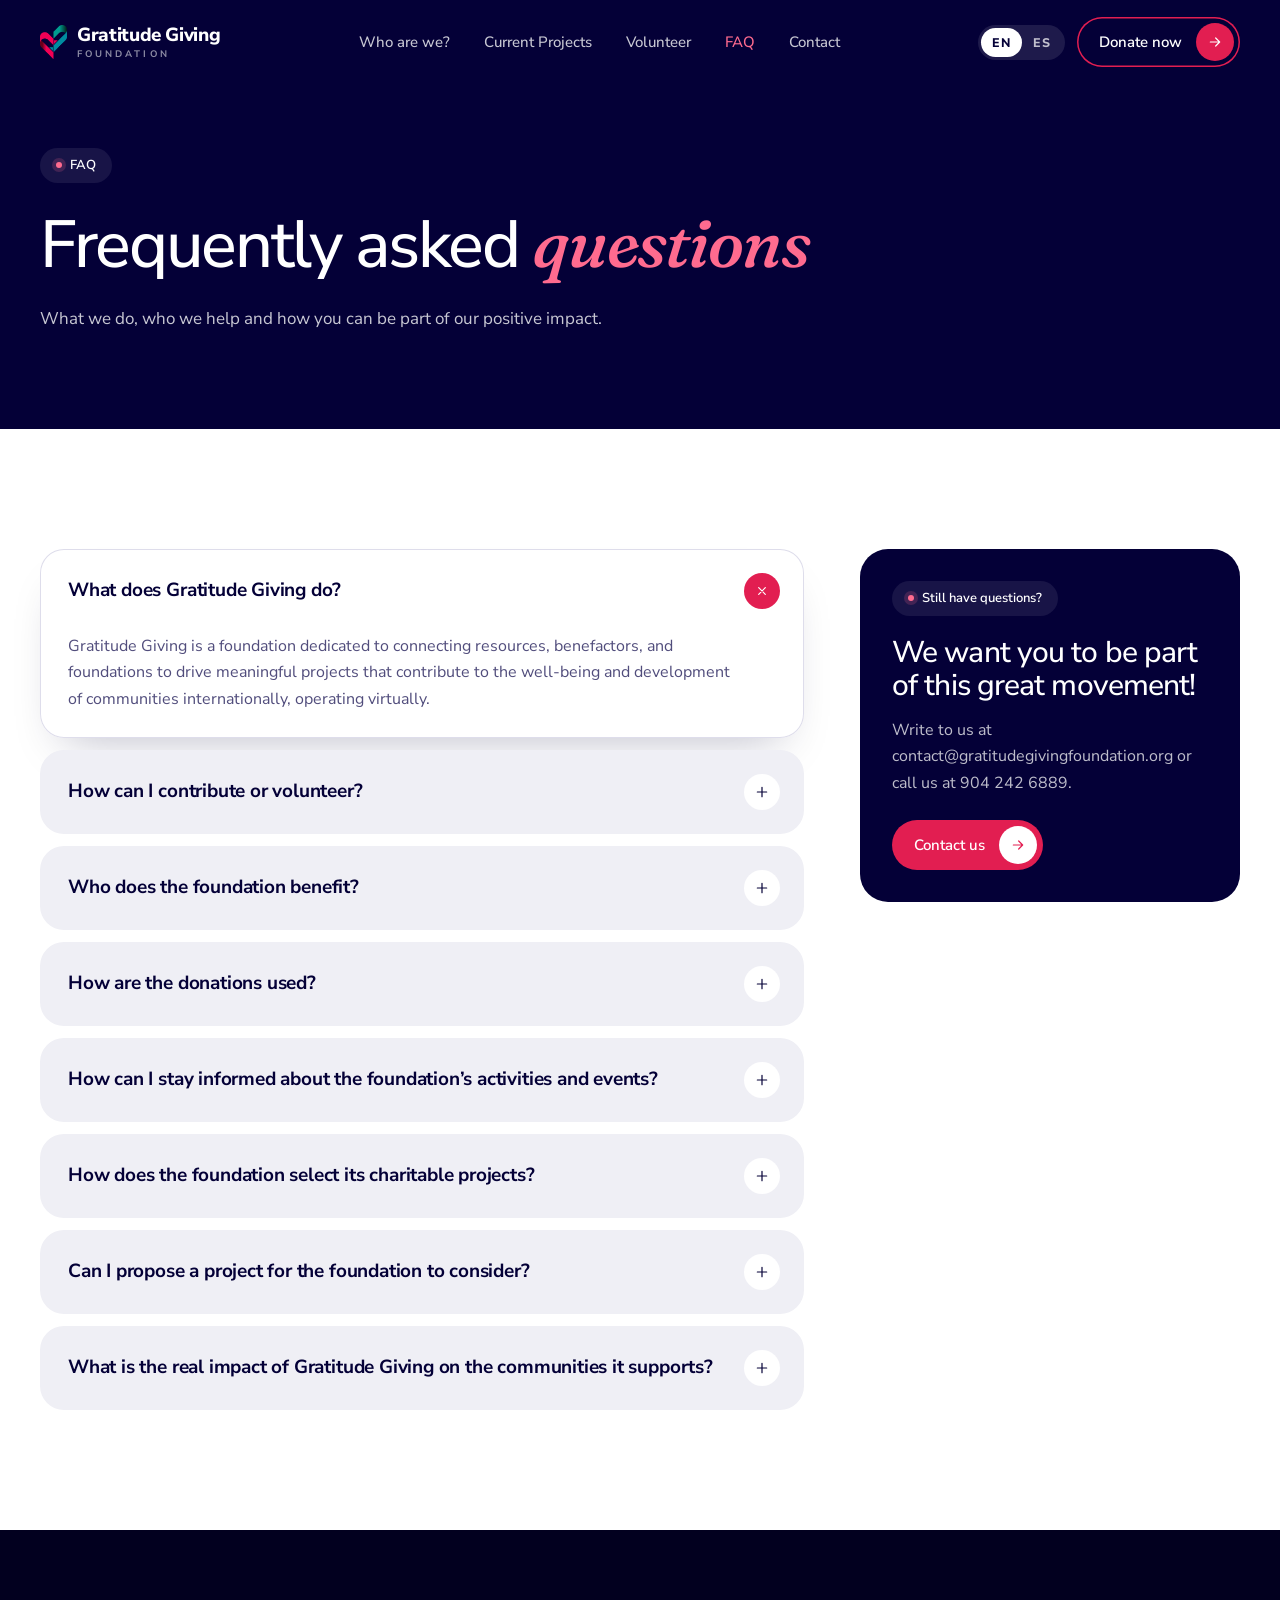
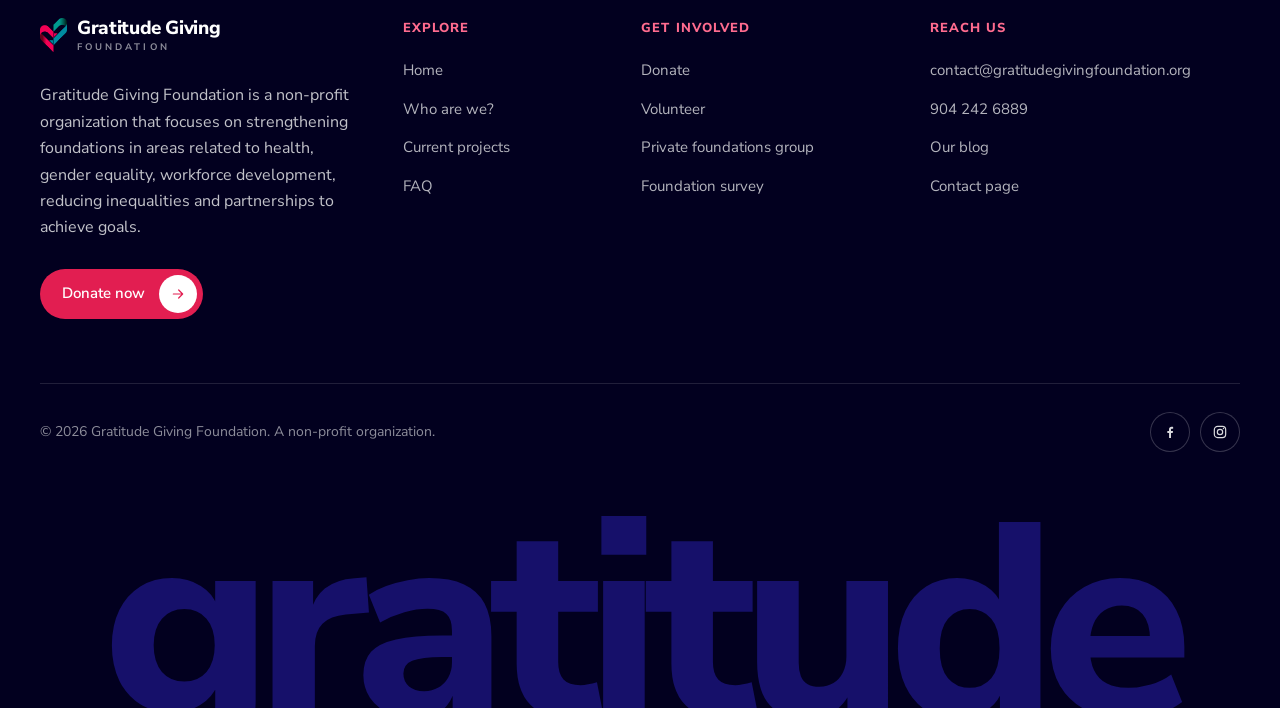
<file: faq.html>
<!doctype html>
<html lang="en">
<head>
<meta charset="utf-8">
<meta name="viewport" content="width=device-width, initial-scale=1, viewport-fit=cover">
<title>FAQ — Gratitude Giving Foundation</title>
<meta name="description" content="Answers to common questions about Gratitude Giving Foundation: what we do, who we benefit, how donations are used and how to get involved.">
<meta name="theme-color" content="#040037">
<meta property="og:type" content="website">
<meta property="og:site_name" content="Gratitude Giving Foundation">
<meta property="og:locale" content="en_US">
<meta property="og:title" content="FAQ — Gratitude Giving Foundation">
<meta property="og:description" content="Answers to common questions about Gratitude Giving Foundation: what we do, who we benefit, how donations are used and how to get involved.">
<link rel="icon" type="image/png" href="assets/img/favicon.png">
<link rel="stylesheet" href="assets/css/styles.css">
<script>document.documentElement.classList.add("js")</script>
</head>
<body>
<svg width="0" height="0" style="position:absolute" aria-hidden="true" focusable="false"><defs><symbol id="i-arrow" viewBox="0 0 24 24" fill="none" stroke="currentColor" stroke-width="1.8" stroke-linecap="round" stroke-linejoin="round"><path d="M5 12h14M13 6l6 6-6 6"/></symbol><symbol id="i-arrow-ur" viewBox="0 0 24 24" fill="none" stroke="currentColor" stroke-width="1.8" stroke-linecap="round" stroke-linejoin="round"><path d="M7 17 17 7M8 7h9v9"/></symbol><symbol id="i-pin" viewBox="0 0 24 24" fill="none" stroke="currentColor" stroke-width="1.8" stroke-linecap="round" stroke-linejoin="round"><path d="M12 21s-7-6.2-7-11.5A7 7 0 0 1 19 9.5C19 14.8 12 21 12 21z"/><circle cx="12" cy="9.5" r="2.5"/></symbol><symbol id="i-calendar" viewBox="0 0 24 24" fill="none" stroke="currentColor" stroke-width="1.8" stroke-linecap="round" stroke-linejoin="round"><rect x="3.5" y="5" width="17" height="15.5" rx="3"/><path d="M3.5 10h17M8 3v4M16 3v4"/></symbol><symbol id="i-users" viewBox="0 0 24 24" fill="none" stroke="currentColor" stroke-width="1.8" stroke-linecap="round" stroke-linejoin="round"><circle cx="9" cy="8" r="3.5"/><path d="M2.5 20c0-3.6 2.9-6 6.5-6s6.5 2.4 6.5 6"/><path d="M16 4.6a3.5 3.5 0 0 1 0 6.8M18 14.3c2.2.7 3.5 2.8 3.5 5.7"/></symbol><symbol id="i-mic" viewBox="0 0 24 24" fill="none" stroke="currentColor" stroke-width="1.8" stroke-linecap="round" stroke-linejoin="round"><rect x="9" y="3" width="6" height="11" rx="3"/><path d="M5.5 11a6.5 6.5 0 0 0 13 0M12 17.5V21M8.5 21h7"/></symbol><symbol id="i-mail" viewBox="0 0 24 24" fill="none" stroke="currentColor" stroke-width="1.8" stroke-linecap="round" stroke-linejoin="round"><rect x="3" y="5" width="18" height="14" rx="3"/><path d="m4 7 8 6 8-6"/></symbol><symbol id="i-phone" viewBox="0 0 24 24" fill="none" stroke="currentColor" stroke-width="1.8" stroke-linecap="round" stroke-linejoin="round"><path d="M5 4h3.5l1.8 4.5-2.3 1.4a11 11 0 0 0 6.1 6.1l1.4-2.3L20 15.5V19a2 2 0 0 1-2 2A16 16 0 0 1 3 6a2 2 0 0 1 2-2z"/></symbol><symbol id="i-facebook" viewBox="0 0 24 24" fill="none" stroke="currentColor" stroke-width="1.8" stroke-linecap="round" stroke-linejoin="round"><path fill="currentColor" stroke="none" d="M13.5 21v-7.5h2.6l.4-3h-3V8.6c0-.9.3-1.5 1.6-1.5h1.6V4.4c-.3 0-1.2-.1-2.3-.1-2.3 0-3.9 1.4-3.9 4v2.2H8v3h2.6V21h2.9z"/></symbol><symbol id="i-instagram" viewBox="0 0 24 24" fill="none" stroke="currentColor" stroke-width="1.8" stroke-linecap="round" stroke-linejoin="round"><rect x="3.5" y="3.5" width="17" height="17" rx="5"/><circle cx="12" cy="12" r="4"/><circle cx="17.2" cy="6.8" r="1" fill="currentColor" stroke="none"/></symbol><symbol id="i-menu" viewBox="0 0 24 24" fill="none" stroke="currentColor" stroke-width="1.8" stroke-linecap="round" stroke-linejoin="round"><path d="M4 7h16M4 12h16M4 17h16"/></symbol><symbol id="i-close" viewBox="0 0 24 24" fill="none" stroke="currentColor" stroke-width="1.8" stroke-linecap="round" stroke-linejoin="round"><path d="M6 6l12 12M18 6 6 18"/></symbol><symbol id="i-plus" viewBox="0 0 24 24" fill="none" stroke="currentColor" stroke-width="1.8" stroke-linecap="round" stroke-linejoin="round"><path d="M12 5v14M5 12h14"/></symbol><symbol id="i-megaphone" viewBox="0 0 24 24" fill="none" stroke="currentColor" stroke-width="1.8" stroke-linecap="round" stroke-linejoin="round"><path d="M4 10v4a1 1 0 0 0 1 1h2l5 4V5L7 9H5a1 1 0 0 0-1 1z"/><path d="M16 8.5a5 5 0 0 1 0 7M18.8 6a8.5 8.5 0 0 1 0 12"/></symbol><symbol id="i-link" viewBox="0 0 24 24" fill="none" stroke="currentColor" stroke-width="1.8" stroke-linecap="round" stroke-linejoin="round"><path d="M10 14a4.5 4.5 0 0 0 6.4 0l3-3a4.5 4.5 0 0 0-6.4-6.4l-1 1"/><path d="M14 10a4.5 4.5 0 0 0-6.4 0l-3 3a4.5 4.5 0 0 0 6.4 6.4l1-1"/></symbol><symbol id="i-cap" viewBox="0 0 24 24" fill="none" stroke="currentColor" stroke-width="1.8" stroke-linecap="round" stroke-linejoin="round"><path d="m2.5 9 9.5-4.5L21.5 9 12 13.5z"/><path d="M6.5 11v4.5c0 1.4 2.5 3 5.5 3s5.5-1.6 5.5-3V11M21.5 9v5"/></symbol><symbol id="i-clipboard" viewBox="0 0 24 24" fill="none" stroke="currentColor" stroke-width="1.8" stroke-linecap="round" stroke-linejoin="round"><rect x="5" y="4.5" width="14" height="16.5" rx="2.5"/><path d="M9 4.5V3.5h6v1M9 11h6M9 15h4"/></symbol><symbol id="i-globe" viewBox="0 0 24 24" fill="none" stroke="currentColor" stroke-width="1.8" stroke-linecap="round" stroke-linejoin="round"><circle cx="12" cy="12" r="9"/><path d="M3 12h18M12 3c2.5 2.6 3.7 5.6 3.7 9s-1.2 6.4-3.7 9c-2.5-2.6-3.7-5.6-3.7-9S9.5 5.6 12 3z"/></symbol><symbol id="i-heart" viewBox="0 0 24 24" fill="none" stroke="currentColor" stroke-width="1.8" stroke-linecap="round" stroke-linejoin="round"><path d="M12 20s-7.5-4.6-7.5-10.2A4.3 4.3 0 0 1 12 7.2a4.3 4.3 0 0 1 7.5 2.6C19.5 15.4 12 20 12 20z"/></symbol><symbol id="i-quote" viewBox="0 0 40 32"><path fill="currentColor" d="M0 32V19.2C0 8.5 5.6 1.9 15.3 0l1.9 4.3C11.6 6 8.9 9.6 8.6 14.4H16V32H0zm22.6 0V19.2C22.6 8.5 28.2 1.9 37.9 0l1.9 4.3c-5.6 1.7-8.3 5.3-8.6 10.1h7.4V32H22.6z"/></symbol></defs></svg>
<a class="skip-link" href="#main">Skip to content</a>
<header class="nav">
  <div class="wrap">
    <a class="brand" href="index.html" aria-label="Gratitude Giving Foundation — home">
      <img src="assets/img/heart.png" alt="" width="27" height="34">
      <span class="brand-name">Gratitude Giving<small>Foundation</small></span>
    </a>
    <nav class="nav-links" aria-label="Main">
      <a href="about.html">Who are we?</a>
      <a href="projects.html">Current Projects</a>
      <a href="index.html#volunteer">Volunteer</a>
      <a href="faq.html" aria-current="page">FAQ</a>
      <a href="contact.html">Contact</a>
    </nav>
    <div class="nav-cta">
      <div class="lang" role="group" aria-label="Language"><span lang="en" aria-current="true">EN</span><a href="es/faq.html" lang="es" hreflang="es" title="Ver en español" aria-label="Español">ES</a></div>
      <a class="btn btn--outline" href="https://www.paypal.com/donate/?hosted_button_id=548SL7CG4H2UJ" target="_blank" rel="noopener">Donate now<span class="ico"><svg class="i" aria-hidden="true"><use href="#i-arrow"/></svg></span></a>
      <button class="menu-btn" type="button" aria-expanded="false" aria-controls="mobile-menu" aria-label="Open menu"><svg class="i i-menu" aria-hidden="true"><use href="#i-menu"/></svg><svg class="i i-close" aria-hidden="true"><use href="#i-close"/></svg></button>
    </div>
  </div>
  <nav class="mobile-menu" id="mobile-menu" aria-label="Mobile">
    <a href="index.html">Home</a>
    <a href="about.html">Who are we?</a>
      <a href="projects.html">Current Projects</a>
      <a href="index.html#volunteer">Volunteer</a>
      <a href="faq.html" aria-current="page">FAQ</a>
      <a href="contact.html">Contact</a>
    <a class="btn btn--crimson" href="https://www.paypal.com/donate/?hosted_button_id=548SL7CG4H2UJ" target="_blank" rel="noopener">Donate now<span class="ico"><svg class="i" aria-hidden="true"><use href="#i-arrow"/></svg></span></a>
  </nav>
</header>
<main id="main">

  <section class="page-hero">
    <div class="wrap">
      <span class="pill pill--dark" data-reveal>FAQ</span>
      <h1 class="h1" data-reveal="d1">Frequently asked <span class="em">questions</span></h1>
      <p data-reveal="d2">What we do, who we help and how you can be part of our positive impact.</p>
    </div>
  </section>

  <section class="sec">
    <div class="wrap faq-grid">
      <div class="faq" data-reveal>
        <details open>
          <summary>What does Gratitude Giving do?<span class="faq-plus"><svg class="i" aria-hidden="true"><use href="#i-plus"/></svg></span></summary>
          <div class="faq-a"><p>Gratitude Giving is a foundation dedicated to connecting resources, benefactors, and foundations to drive meaningful projects that contribute to the well-being and development of communities internationally, operating virtually.</p></div>
        </details>
        <details>
          <summary>How can I contribute or volunteer?<span class="faq-plus"><svg class="i" aria-hidden="true"><use href="#i-plus"/></svg></span></summary>
          <div class="faq-a"><p>You can contribute through <a href="https://www.paypal.com/donate/?hosted_button_id=548SL7CG4H2UJ" target="_blank" rel="noopener">donations</a>, <a href="https://forms.gle/Y9TBG8KcfwNpag8e8" target="_blank" rel="noopener">volunteer work</a>, or support in events. Visit our “<a href="index.html#get-involved">Get involved</a>” section for more details on how to be part of our positive impact.</p></div>
        </details>
        <details>
          <summary>Who does the foundation benefit?<span class="faq-plus"><svg class="i" aria-hidden="true"><use href="#i-plus"/></svg></span></summary>
          <div class="faq-a"><p>Our programs and services are focused on benefiting disadvantaged communities, concentrating on areas such as health, gender equality, workforce development, education, and reducing inequalities.</p></div>
        </details>
        <details>
          <summary>How are the donations used?<span class="faq-plus"><svg class="i" aria-hidden="true"><use href="#i-plus"/></svg></span></summary>
          <div class="faq-a"><p>We are committed to using contributions efficiently and transparently, ensuring that every donation directly contributes to our charitable goals.</p></div>
        </details>
        <details>
          <summary>How can I stay informed about the foundation’s activities and events?<span class="faq-plus"><svg class="i" aria-hidden="true"><use href="#i-plus"/></svg></span></summary>
          <div class="faq-a"><p>You can stay updated by following us on our social media (<a href="https://www.facebook.com/profile.php?id=61553736123430" target="_blank" rel="noopener">Facebook</a>), and/or our blog with interesting resources (<a href="https://gratitudegivingfoundation.blogspot.com" target="_blank" rel="noopener">here</a>). We regularly post about projects, achievements, and events we participate in.</p></div>
        </details>
        <details>
          <summary>How does the foundation select its charitable projects?<span class="faq-plus"><svg class="i" aria-hidden="true"><use href="#i-plus"/></svg></span></summary>
          <div class="faq-a"><p>We select projects based on their alignment with our core pillars and the Sustainable Development Goals (SDGs), prioritizing initiatives that have a sustainable positive impact.</p></div>
        </details>
        <details>
          <summary>Can I propose a project for the foundation to consider?<span class="faq-plus"><svg class="i" aria-hidden="true"><use href="#i-plus"/></svg></span></summary>
          <div class="faq-a"><p>Yes, we encourage project proposals that align with our mission. If you have a proposal, write to us at <a href="mailto:contact@gratitudegivingfoundation.org">contact@gratitudegivingfoundation.org</a> for more information about the process.</p></div>
        </details>
        <details>
          <summary>What is the real impact of Gratitude Giving on the communities it supports?<span class="faq-plus"><svg class="i" aria-hidden="true"><use href="#i-plus"/></svg></span></summary>
          <div class="faq-a"><p>We work to generate a measurable and positive impact on communities through specific projects. On our <a href="projects.html">Current Projects</a> page, we share testimonials and tangible results.</p></div>
        </details>
      </div>

      <aside class="aside-card" data-reveal="d1">
        <span class="pill pill--dark">Still have questions?</span>
        <h3>We want you to be part of this great movement!</h3>
        <p>Write to us at contact@gratitudegivingfoundation.org or call us at 904 242 6889.</p>
        <a class="btn btn--crimson" href="contact.html">Contact us<span class="ico"><svg class="i" aria-hidden="true"><use href="#i-arrow"/></svg></span></a>
      </aside>
    </div>
  </section>

</main>
<footer class="footer">
  <div class="wrap">
    <div class="foot-grid">
      <div class="foot-brand">
        <a class="brand" href="index.html" aria-label="Gratitude Giving Foundation — home">
      <img src="assets/img/heart.png" alt="" width="27" height="34">
      <span class="brand-name">Gratitude Giving<small>Foundation</small></span>
    </a>
        <p>Gratitude Giving Foundation is a non-profit organization that focuses on strengthening foundations in areas related to health, gender equality, workforce development, reducing inequalities and partnerships to achieve goals.</p>
        <a class="btn btn--crimson" href="https://www.paypal.com/donate/?hosted_button_id=548SL7CG4H2UJ" target="_blank" rel="noopener">Donate now<span class="ico"><svg class="i" aria-hidden="true"><use href="#i-arrow"/></svg></span></a>
      </div>
      <div class="foot-col">
        <h4>Explore</h4>
        <ul>
          <li><a href="index.html">Home</a></li>
          <li><a href="about.html">Who are we?</a></li>
          <li><a href="projects.html">Current projects</a></li>
          <li><a href="faq.html">FAQ</a></li>
        </ul>
      </div>
      <div class="foot-col">
        <h4>Get involved</h4>
        <ul>
          <li><a href="https://www.paypal.com/donate/?hosted_button_id=548SL7CG4H2UJ" target="_blank" rel="noopener">Donate</a></li>
          <li><a href="https://forms.gle/Y9TBG8KcfwNpag8e8" target="_blank" rel="noopener">Volunteer</a></li>
          <li><a href="https://www.facebook.com/share/g/SJaUvNi9jvcfVFg1/" target="_blank" rel="noopener">Private foundations group</a></li>
          <li><a href="https://docs.google.com/forms/d/e/1FAIpQLSfGZtvj_LeOwi6yWv8tR_2fav7ogoVAl5sz-33LPN9RQP3p4w/viewform" target="_blank" rel="noopener">Foundation survey</a></li>
        </ul>
      </div>
      <div class="foot-col">
        <h4>Reach us</h4>
        <ul>
          <li><a href="mailto:contact@gratitudegivingfoundation.org">contact@<wbr>gratitudegivingfoundation.org</a></li>
          <li><a href="tel:+19042426889">904 242 6889</a></li>
          <li><a href="https://gratitudegivingfoundation.blogspot.com" target="_blank" rel="noopener">Our blog</a></li>
          <li><a href="contact.html">Contact page</a></li>
        </ul>
      </div>
    </div>
    <div class="foot-bottom">
      <p>© <span data-year>2026</span> Gratitude Giving Foundation. A non-profit organization.</p>
      <div class="socials">
        <a href="https://www.facebook.com/profile.php?id=61553736123430" target="_blank" rel="noopener" aria-label="Facebook"><svg class="i" aria-hidden="true"><use href="#i-facebook"/></svg></a>
        <a href="https://www.instagram.com/p/CyM9iSHOB53/" target="_blank" rel="noopener" aria-label="Instagram"><svg class="i" aria-hidden="true"><use href="#i-instagram"/></svg></a>
      </div>
    </div>
  </div>
  <div class="wordmark" aria-hidden="true">gratitude</div>
</footer>
<script src="assets/js/main.js" defer></script>
</body>
</html>
</file>
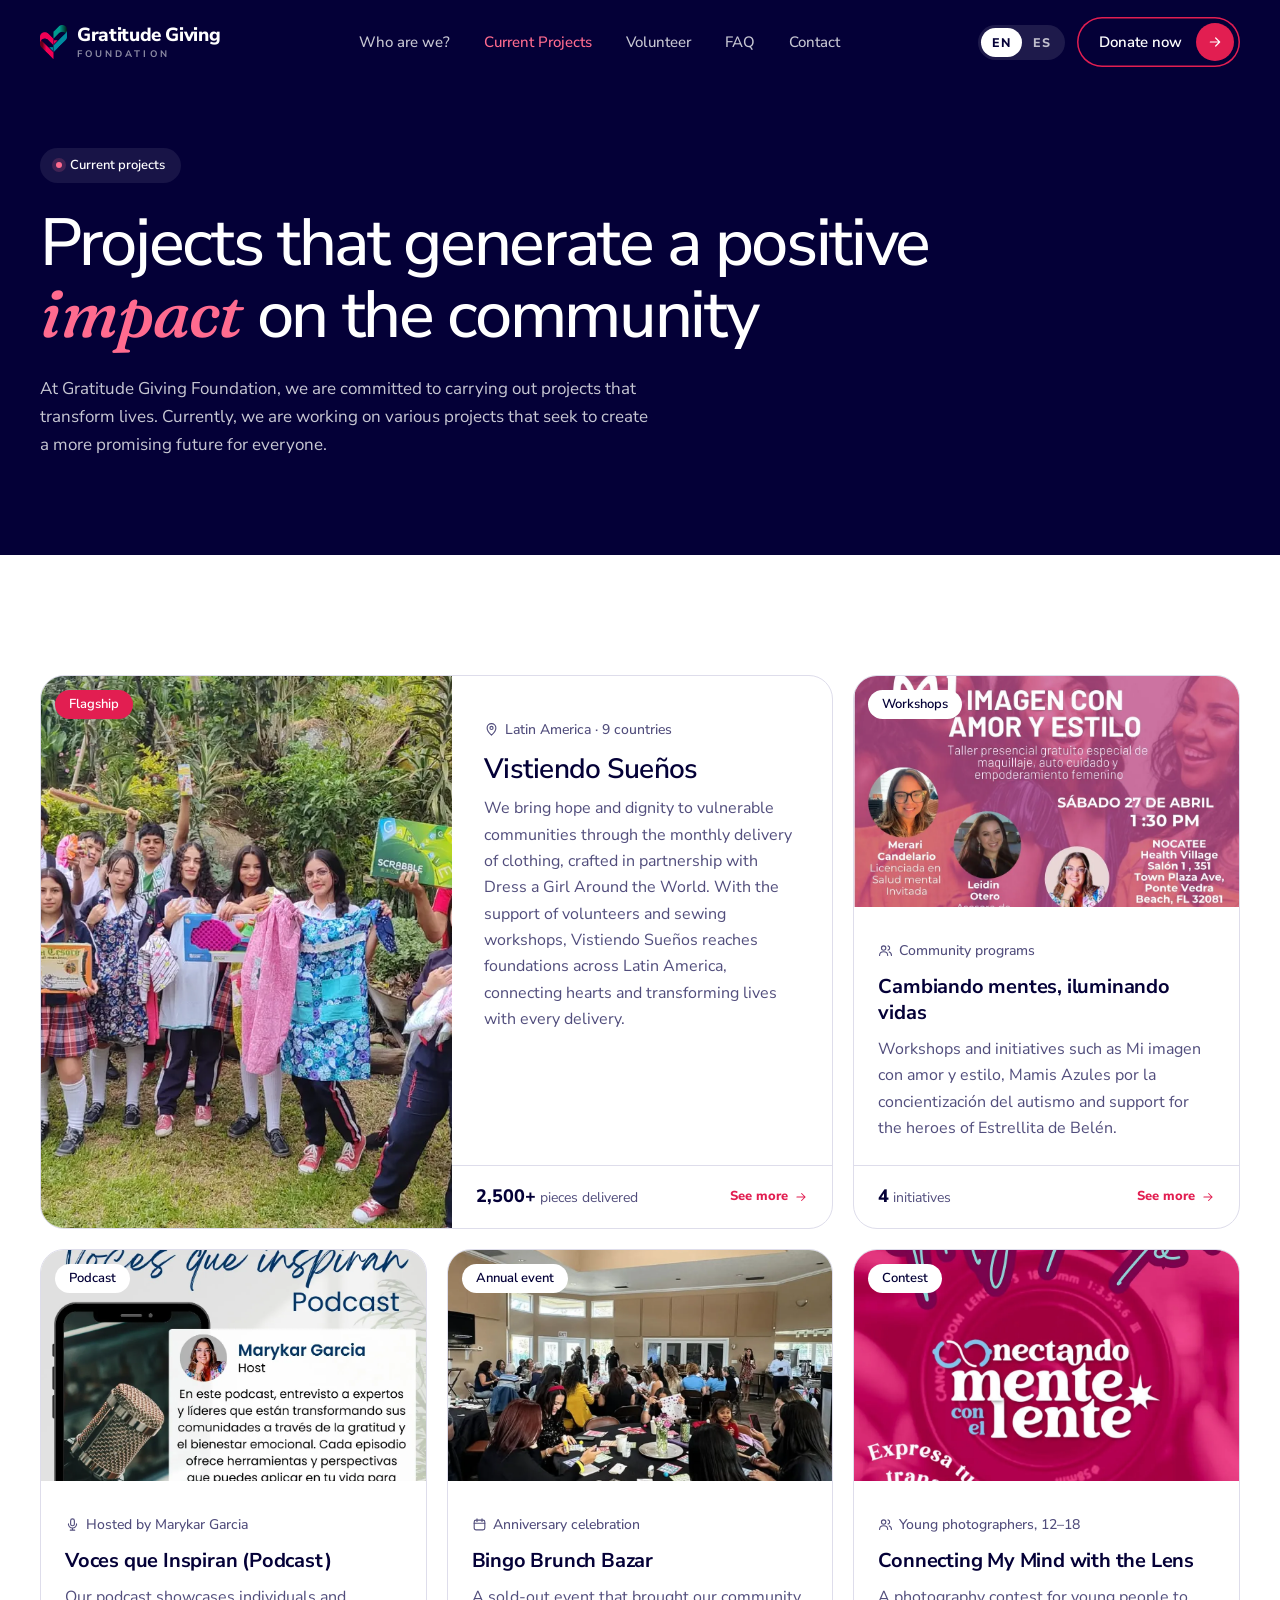
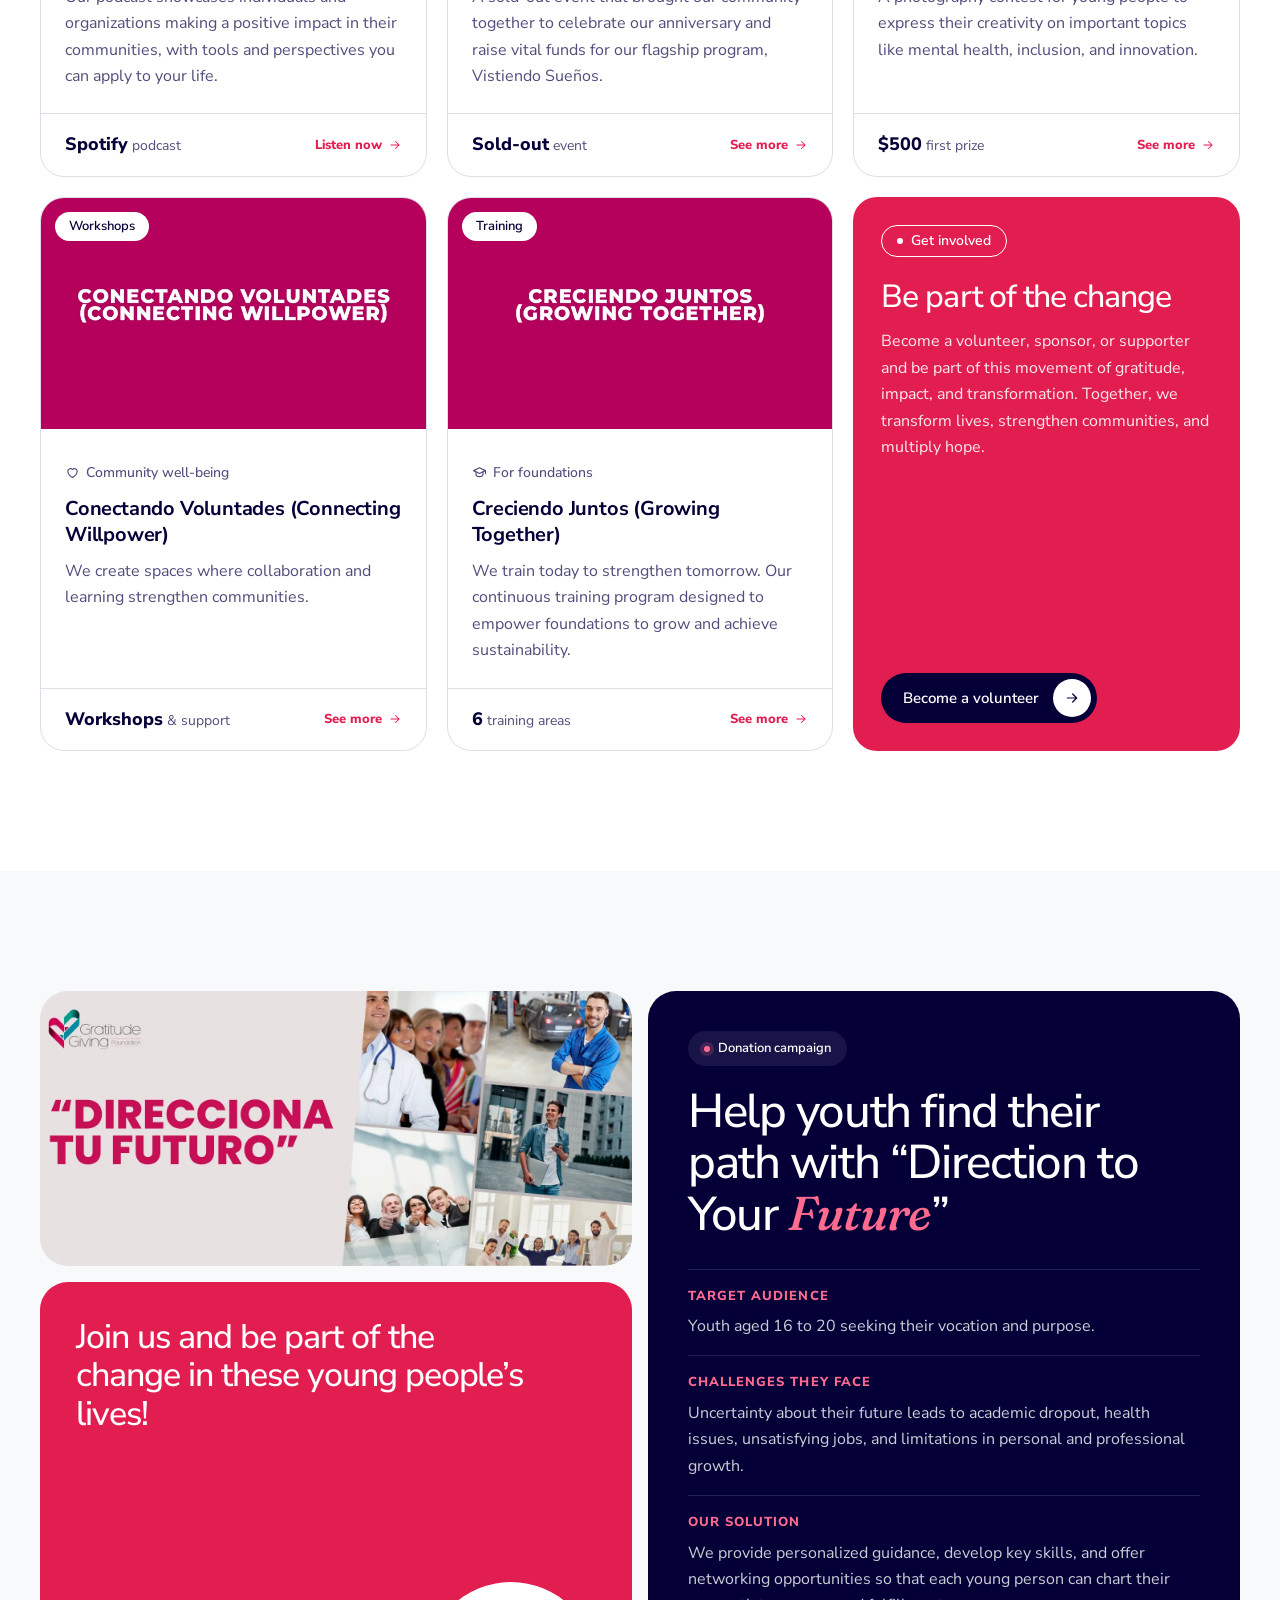
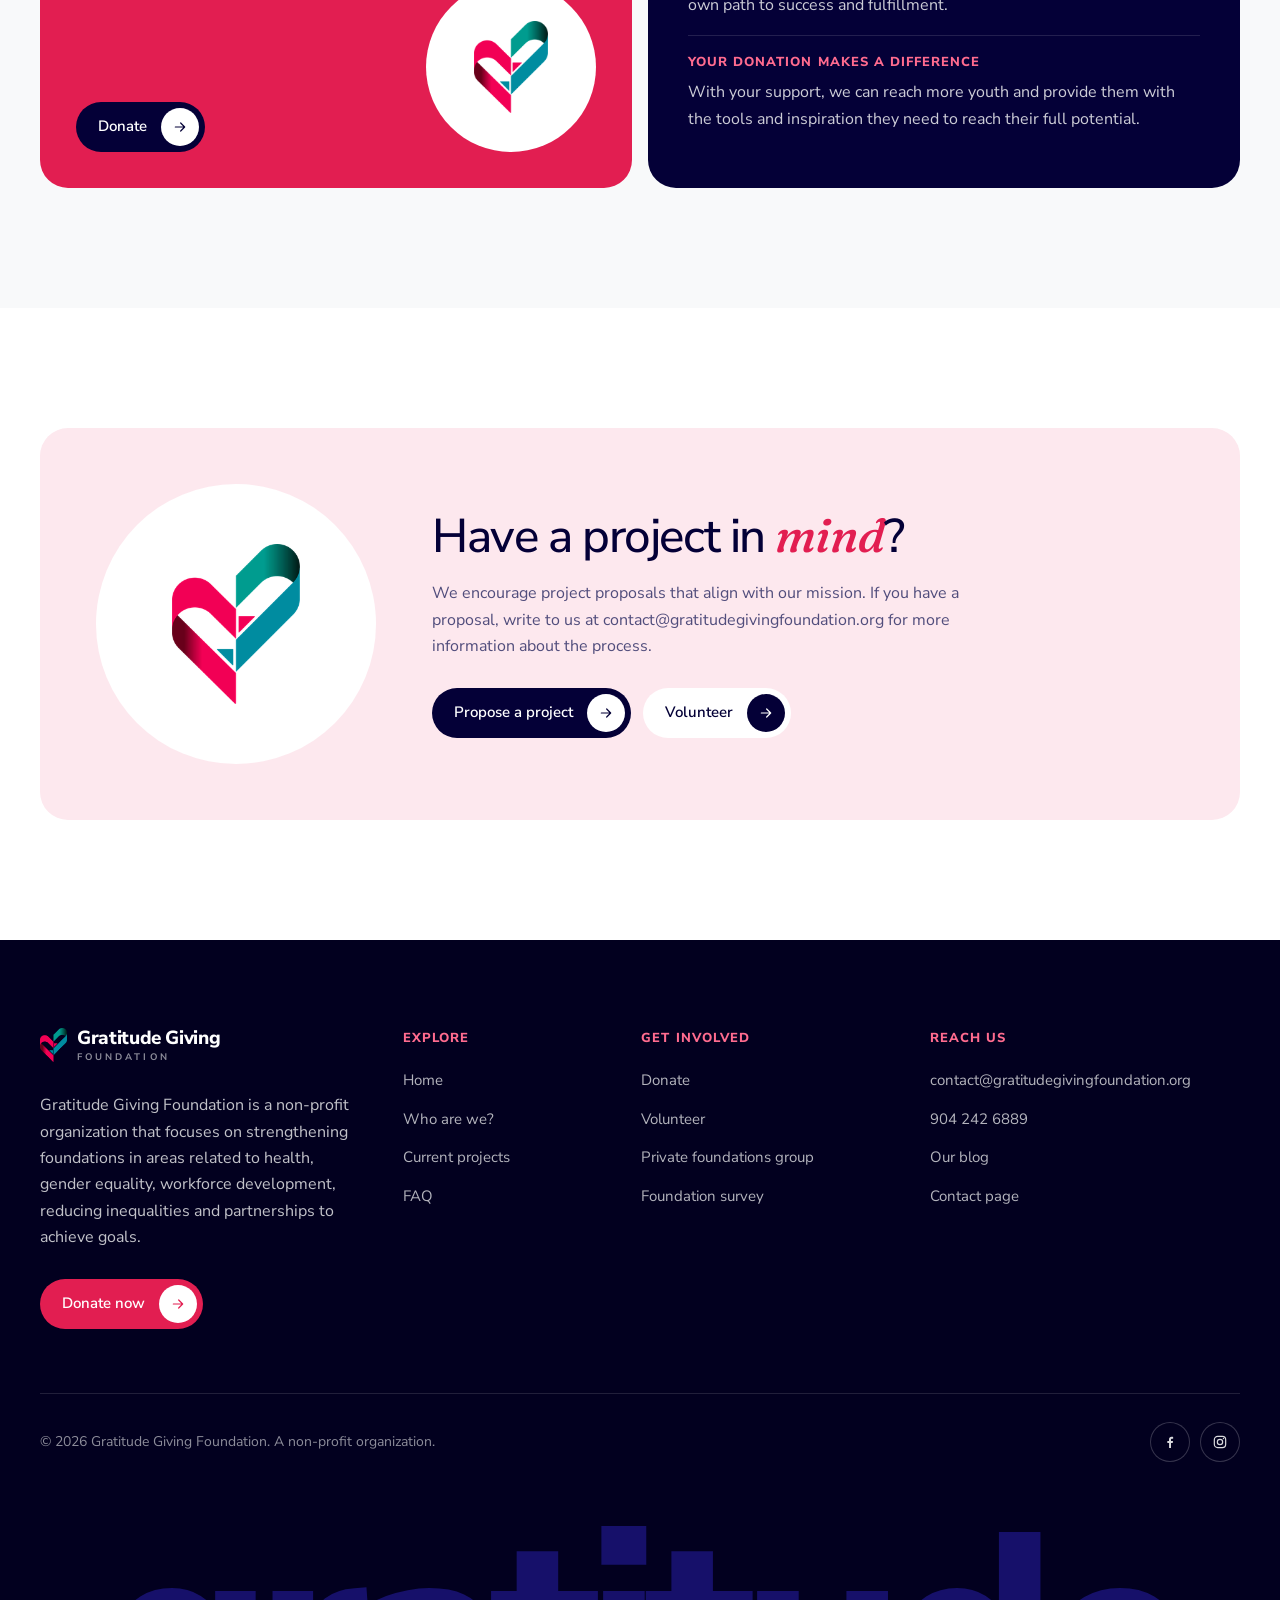
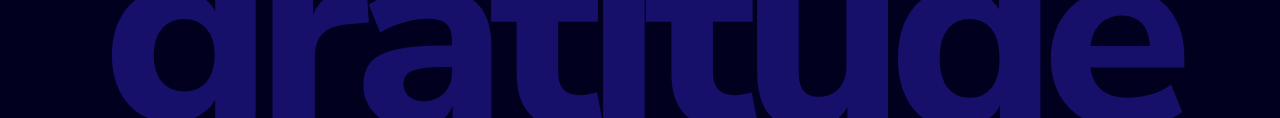
<file: projects.html>
<!doctype html>
<html lang="en">
<head>
<meta charset="utf-8">
<meta name="viewport" content="width=device-width, initial-scale=1, viewport-fit=cover">
<title>Current Projects — Gratitude Giving Foundation</title>
<meta name="description" content="Vistiendo Sueños, Voces que Inspiran, Creciendo Juntos and more: the projects Gratitude Giving Foundation carries out to create a positive impact on the community.">
<meta name="theme-color" content="#040037">
<meta property="og:type" content="website">
<meta property="og:site_name" content="Gratitude Giving Foundation">
<meta property="og:locale" content="en_US">
<meta property="og:title" content="Current Projects — Gratitude Giving Foundation">
<meta property="og:description" content="Vistiendo Sueños, Voces que Inspiran, Creciendo Juntos and more: the projects Gratitude Giving Foundation carries out to create a positive impact on the community.">
<link rel="icon" type="image/png" href="assets/img/favicon.png">
<link rel="stylesheet" href="assets/css/styles.css">
<script>document.documentElement.classList.add("js")</script>
</head>
<body>
<svg width="0" height="0" style="position:absolute" aria-hidden="true" focusable="false"><defs><symbol id="i-arrow" viewBox="0 0 24 24" fill="none" stroke="currentColor" stroke-width="1.8" stroke-linecap="round" stroke-linejoin="round"><path d="M5 12h14M13 6l6 6-6 6"/></symbol><symbol id="i-arrow-ur" viewBox="0 0 24 24" fill="none" stroke="currentColor" stroke-width="1.8" stroke-linecap="round" stroke-linejoin="round"><path d="M7 17 17 7M8 7h9v9"/></symbol><symbol id="i-pin" viewBox="0 0 24 24" fill="none" stroke="currentColor" stroke-width="1.8" stroke-linecap="round" stroke-linejoin="round"><path d="M12 21s-7-6.2-7-11.5A7 7 0 0 1 19 9.5C19 14.8 12 21 12 21z"/><circle cx="12" cy="9.5" r="2.5"/></symbol><symbol id="i-calendar" viewBox="0 0 24 24" fill="none" stroke="currentColor" stroke-width="1.8" stroke-linecap="round" stroke-linejoin="round"><rect x="3.5" y="5" width="17" height="15.5" rx="3"/><path d="M3.5 10h17M8 3v4M16 3v4"/></symbol><symbol id="i-users" viewBox="0 0 24 24" fill="none" stroke="currentColor" stroke-width="1.8" stroke-linecap="round" stroke-linejoin="round"><circle cx="9" cy="8" r="3.5"/><path d="M2.5 20c0-3.6 2.9-6 6.5-6s6.5 2.4 6.5 6"/><path d="M16 4.6a3.5 3.5 0 0 1 0 6.8M18 14.3c2.2.7 3.5 2.8 3.5 5.7"/></symbol><symbol id="i-mic" viewBox="0 0 24 24" fill="none" stroke="currentColor" stroke-width="1.8" stroke-linecap="round" stroke-linejoin="round"><rect x="9" y="3" width="6" height="11" rx="3"/><path d="M5.5 11a6.5 6.5 0 0 0 13 0M12 17.5V21M8.5 21h7"/></symbol><symbol id="i-mail" viewBox="0 0 24 24" fill="none" stroke="currentColor" stroke-width="1.8" stroke-linecap="round" stroke-linejoin="round"><rect x="3" y="5" width="18" height="14" rx="3"/><path d="m4 7 8 6 8-6"/></symbol><symbol id="i-phone" viewBox="0 0 24 24" fill="none" stroke="currentColor" stroke-width="1.8" stroke-linecap="round" stroke-linejoin="round"><path d="M5 4h3.5l1.8 4.5-2.3 1.4a11 11 0 0 0 6.1 6.1l1.4-2.3L20 15.5V19a2 2 0 0 1-2 2A16 16 0 0 1 3 6a2 2 0 0 1 2-2z"/></symbol><symbol id="i-facebook" viewBox="0 0 24 24" fill="none" stroke="currentColor" stroke-width="1.8" stroke-linecap="round" stroke-linejoin="round"><path fill="currentColor" stroke="none" d="M13.5 21v-7.5h2.6l.4-3h-3V8.6c0-.9.3-1.5 1.6-1.5h1.6V4.4c-.3 0-1.2-.1-2.3-.1-2.3 0-3.9 1.4-3.9 4v2.2H8v3h2.6V21h2.9z"/></symbol><symbol id="i-instagram" viewBox="0 0 24 24" fill="none" stroke="currentColor" stroke-width="1.8" stroke-linecap="round" stroke-linejoin="round"><rect x="3.5" y="3.5" width="17" height="17" rx="5"/><circle cx="12" cy="12" r="4"/><circle cx="17.2" cy="6.8" r="1" fill="currentColor" stroke="none"/></symbol><symbol id="i-menu" viewBox="0 0 24 24" fill="none" stroke="currentColor" stroke-width="1.8" stroke-linecap="round" stroke-linejoin="round"><path d="M4 7h16M4 12h16M4 17h16"/></symbol><symbol id="i-close" viewBox="0 0 24 24" fill="none" stroke="currentColor" stroke-width="1.8" stroke-linecap="round" stroke-linejoin="round"><path d="M6 6l12 12M18 6 6 18"/></symbol><symbol id="i-plus" viewBox="0 0 24 24" fill="none" stroke="currentColor" stroke-width="1.8" stroke-linecap="round" stroke-linejoin="round"><path d="M12 5v14M5 12h14"/></symbol><symbol id="i-megaphone" viewBox="0 0 24 24" fill="none" stroke="currentColor" stroke-width="1.8" stroke-linecap="round" stroke-linejoin="round"><path d="M4 10v4a1 1 0 0 0 1 1h2l5 4V5L7 9H5a1 1 0 0 0-1 1z"/><path d="M16 8.5a5 5 0 0 1 0 7M18.8 6a8.5 8.5 0 0 1 0 12"/></symbol><symbol id="i-link" viewBox="0 0 24 24" fill="none" stroke="currentColor" stroke-width="1.8" stroke-linecap="round" stroke-linejoin="round"><path d="M10 14a4.5 4.5 0 0 0 6.4 0l3-3a4.5 4.5 0 0 0-6.4-6.4l-1 1"/><path d="M14 10a4.5 4.5 0 0 0-6.4 0l-3 3a4.5 4.5 0 0 0 6.4 6.4l1-1"/></symbol><symbol id="i-cap" viewBox="0 0 24 24" fill="none" stroke="currentColor" stroke-width="1.8" stroke-linecap="round" stroke-linejoin="round"><path d="m2.5 9 9.5-4.5L21.5 9 12 13.5z"/><path d="M6.5 11v4.5c0 1.4 2.5 3 5.5 3s5.5-1.6 5.5-3V11M21.5 9v5"/></symbol><symbol id="i-clipboard" viewBox="0 0 24 24" fill="none" stroke="currentColor" stroke-width="1.8" stroke-linecap="round" stroke-linejoin="round"><rect x="5" y="4.5" width="14" height="16.5" rx="2.5"/><path d="M9 4.5V3.5h6v1M9 11h6M9 15h4"/></symbol><symbol id="i-globe" viewBox="0 0 24 24" fill="none" stroke="currentColor" stroke-width="1.8" stroke-linecap="round" stroke-linejoin="round"><circle cx="12" cy="12" r="9"/><path d="M3 12h18M12 3c2.5 2.6 3.7 5.6 3.7 9s-1.2 6.4-3.7 9c-2.5-2.6-3.7-5.6-3.7-9S9.5 5.6 12 3z"/></symbol><symbol id="i-heart" viewBox="0 0 24 24" fill="none" stroke="currentColor" stroke-width="1.8" stroke-linecap="round" stroke-linejoin="round"><path d="M12 20s-7.5-4.6-7.5-10.2A4.3 4.3 0 0 1 12 7.2a4.3 4.3 0 0 1 7.5 2.6C19.5 15.4 12 20 12 20z"/></symbol><symbol id="i-quote" viewBox="0 0 40 32"><path fill="currentColor" d="M0 32V19.2C0 8.5 5.6 1.9 15.3 0l1.9 4.3C11.6 6 8.9 9.6 8.6 14.4H16V32H0zm22.6 0V19.2C22.6 8.5 28.2 1.9 37.9 0l1.9 4.3c-5.6 1.7-8.3 5.3-8.6 10.1h7.4V32H22.6z"/></symbol></defs></svg>
<a class="skip-link" href="#main">Skip to content</a>
<header class="nav">
  <div class="wrap">
    <a class="brand" href="index.html" aria-label="Gratitude Giving Foundation — home">
      <img src="assets/img/heart.png" alt="" width="27" height="34">
      <span class="brand-name">Gratitude Giving<small>Foundation</small></span>
    </a>
    <nav class="nav-links" aria-label="Main">
      <a href="about.html">Who are we?</a>
      <a href="projects.html" aria-current="page">Current Projects</a>
      <a href="index.html#volunteer">Volunteer</a>
      <a href="faq.html">FAQ</a>
      <a href="contact.html">Contact</a>
    </nav>
    <div class="nav-cta">
      <div class="lang" role="group" aria-label="Language"><span lang="en" aria-current="true">EN</span><a href="es/projects.html" lang="es" hreflang="es" title="Ver en español" aria-label="Español">ES</a></div>
      <a class="btn btn--outline" href="https://www.paypal.com/donate/?hosted_button_id=548SL7CG4H2UJ" target="_blank" rel="noopener">Donate now<span class="ico"><svg class="i" aria-hidden="true"><use href="#i-arrow"/></svg></span></a>
      <button class="menu-btn" type="button" aria-expanded="false" aria-controls="mobile-menu" aria-label="Open menu"><svg class="i i-menu" aria-hidden="true"><use href="#i-menu"/></svg><svg class="i i-close" aria-hidden="true"><use href="#i-close"/></svg></button>
    </div>
  </div>
  <nav class="mobile-menu" id="mobile-menu" aria-label="Mobile">
    <a href="index.html">Home</a>
    <a href="about.html">Who are we?</a>
      <a href="projects.html" aria-current="page">Current Projects</a>
      <a href="index.html#volunteer">Volunteer</a>
      <a href="faq.html">FAQ</a>
      <a href="contact.html">Contact</a>
    <a class="btn btn--crimson" href="https://www.paypal.com/donate/?hosted_button_id=548SL7CG4H2UJ" target="_blank" rel="noopener">Donate now<span class="ico"><svg class="i" aria-hidden="true"><use href="#i-arrow"/></svg></span></a>
  </nav>
</header>
<main id="main">

  <section class="page-hero">
    <div class="wrap">
      <span class="pill pill--dark" data-reveal>Current projects</span>
      <h1 class="h1" data-reveal="d1">Projects that generate a positive <span class="em">impact</span> on the community</h1>
      <p data-reveal="d2">At Gratitude Giving Foundation, we are committed to carrying out projects that transform lives. Currently, we are working on various projects that seek to create a more promising future for everyone.</p>
    </div>
  </section>

  <section class="sec">
    <div class="wrap">
      <div class="cards">
        <a class="card card--wide" href="#p-vistiendo" data-dialog="p-vistiendo" data-reveal>
          <div class="card-media"><img src="assets/img/vistiendo.webp" alt="Children wearing new dresses from Vistiendo Sueños" loading="lazy"><span class="tag tag--accent">Flagship</span></div>
          <div class="card-body">
            <p class="card-meta"><svg class="i" aria-hidden="true"><use href="#i-pin"/></svg> Latin America · 9 countries</p>
            <h3>Vistiendo Sueños</h3>
            <p>We bring hope and dignity to vulnerable communities through the monthly delivery of clothing, crafted in partnership with Dress a Girl Around the World. With the support of volunteers and sewing workshops, Vistiendo Sueños reaches foundations across Latin America, connecting hearts and transforming lives with every delivery.</p>
          </div>
          <div class="card-foot"><span><b>2,500+</b><small>pieces delivered</small></span><span class="go">See more <svg class="i" aria-hidden="true"><use href="#i-arrow"/></svg></span></div>
        </a>
        <a class="card" href="#p-cambiando" data-dialog="p-cambiando" data-reveal="d1">
          <div class="card-media"><img src="assets/img/cambiando.webp" alt="Mi imagen con amor y estilo workshop flyer" loading="lazy" style="object-position:center 20%"><span class="tag">Workshops</span></div>
          <div class="card-body">
            <p class="card-meta"><svg class="i" aria-hidden="true"><use href="#i-users"/></svg> Community programs</p>
            <h3>Cambiando mentes, iluminando vidas</h3>
            <p>Workshops and initiatives such as Mi imagen con amor y estilo, Mamis Azules por la concientización del autismo and support for the heroes of Estrellita de Belén.</p>
          </div>
          <div class="card-foot"><span><b>4</b><small>initiatives</small></span><span class="go">See more <svg class="i" aria-hidden="true"><use href="#i-arrow"/></svg></span></div>
        </a>
        <a class="card" href="https://podcasters.spotify.com/pod/show/el-arte-de-agradecer/episodes/Proposito-de-Vida-e2j1njt" target="_blank" rel="noopener" data-reveal="d2">
          <div class="card-media"><img src="assets/img/podcast.webp" alt="Voces que inspiran podcast cover" loading="lazy" style="object-position:center 30%"><span class="tag">Podcast</span></div>
          <div class="card-body">
            <p class="card-meta"><svg class="i" aria-hidden="true"><use href="#i-mic"/></svg> Hosted by Marykar Garcia</p>
            <h3>Voces que Inspiran (Podcast)</h3>
            <p>Our podcast showcases individuals and organizations making a positive impact in their communities, with tools and perspectives you can apply to your life.</p>
          </div>
          <div class="card-foot"><span><b>Spotify</b><small>podcast</small></span><span class="go">Listen now <svg class="i" aria-hidden="true"><use href="#i-arrow"/></svg></span></div>
        </a>
        <a class="card" href="#p-bingo" data-dialog="p-bingo" data-reveal>
          <div class="card-media"><img src="assets/img/bingo.webp" alt="Guests at the Bingo Brunch Bazar" loading="lazy"><span class="tag">Annual event</span></div>
          <div class="card-body">
            <p class="card-meta"><svg class="i" aria-hidden="true"><use href="#i-calendar"/></svg> Anniversary celebration</p>
            <h3>Bingo Brunch Bazar</h3>
            <p>A sold-out event that brought our community together to celebrate our anniversary and raise vital funds for our flagship program, Vistiendo Sueños.</p>
          </div>
          <div class="card-foot"><span><b>Sold-out</b><small>event</small></span><span class="go">See more <svg class="i" aria-hidden="true"><use href="#i-arrow"/></svg></span></div>
        </a>
        <a class="card" href="#p-lens" data-dialog="p-lens" data-reveal="d1">
          <div class="card-media"><img src="assets/img/lens.webp" alt="Connecting My Mind with the Lens contest artwork" loading="lazy"><span class="tag">Contest</span></div>
          <div class="card-body">
            <p class="card-meta"><svg class="i" aria-hidden="true"><use href="#i-users"/></svg> Young photographers, 12–18</p>
            <h3>Connecting My Mind with the Lens</h3>
            <p>A photography contest for young people to express their creativity on important topics like mental health, inclusion, and innovation.</p>
          </div>
          <div class="card-foot"><span><b>$500</b><small>first prize</small></span><span class="go">See more <svg class="i" aria-hidden="true"><use href="#i-arrow"/></svg></span></div>
        </a>
        <a class="card" href="#p-voluntades" data-dialog="p-voluntades" data-reveal="d2">
          <div class="card-media"><img src="assets/img/voluntades.webp" alt="Conectando Voluntades" loading="lazy"><span class="tag">Workshops</span></div>
          <div class="card-body">
            <p class="card-meta"><svg class="i" aria-hidden="true"><use href="#i-heart"/></svg> Community well-being</p>
            <h3>Conectando Voluntades (Connecting Willpower)</h3>
            <p>We create spaces where collaboration and learning strengthen communities.</p>
          </div>
          <div class="card-foot"><span><b>Workshops</b><small>&amp; support</small></span><span class="go">See more <svg class="i" aria-hidden="true"><use href="#i-arrow"/></svg></span></div>
        </a>
        <a class="card" href="#p-creciendo" data-dialog="p-creciendo" data-reveal>
          <div class="card-media"><img src="assets/img/creciendo.webp" alt="Creciendo Juntos" loading="lazy"><span class="tag">Training</span></div>
          <div class="card-body">
            <p class="card-meta"><svg class="i" aria-hidden="true"><use href="#i-cap"/></svg> For foundations</p>
            <h3>Creciendo Juntos (Growing Together)</h3>
            <p>We train today to strengthen tomorrow. Our continuous training program designed to empower foundations to grow and achieve sustainability.</p>
          </div>
          <div class="card-foot"><span><b>6</b><small>training areas</small></span><span class="go">See more <svg class="i" aria-hidden="true"><use href="#i-arrow"/></svg></span></div>
        </a>
        <a class="card card--cta" href="https://forms.gle/Y9TBG8KcfwNpag8e8" target="_blank" rel="noopener" data-reveal="d1">
          <div>
            <span class="pill pill--white">Get involved</span>
            <h3>Be part of the change</h3>
            <p>Become a volunteer, sponsor, or supporter and be part of this movement of gratitude, impact, and transformation. Together, we transform lives, strengthen communities, and multiply hope.</p>
          </div>
          <span class="btn btn--dark">Become a volunteer<span class="ico"><svg class="i" aria-hidden="true"><use href="#i-arrow"/></svg></span></span>
        </a>
      </div>
    </div>
  </section>

  <!-- Direction to your future -->
  <section class="sec sec--soft" id="direction">
    <div class="wrap feature">
      <div class="feature-side" data-reveal>
        <div class="feature-media"><img src="assets/img/direcciona.webp" alt="Direcciona tu futuro: youth guidance program" loading="lazy"></div>
        <div class="feature-note">
          <h3>Join us and be part of the change in these young people’s lives!</h3>
          <div class="split-foot">
            <a class="btn btn--dark" href="https://www.paypal.com/donate/?hosted_button_id=548SL7CG4H2UJ" target="_blank" rel="noopener">Donate<span class="ico"><svg class="i" aria-hidden="true"><use href="#i-arrow"/></svg></span></a>
            <div class="split-circle"><img src="assets/img/heart.png" alt="" loading="lazy"></div>
          </div>
        </div>
      </div>
      <div class="feature-card" data-reveal="d1">
        <span class="pill pill--dark">Donation campaign</span>
        <h2 class="h2">Help youth find their path with “Direction to Your <span class="em">Future</span>”</h2>
        <ul class="feature-list">
          <li><b>Target audience</b><p>Youth aged 16 to 20 seeking their vocation and purpose.</p></li>
          <li><b>Challenges they face</b><p>Uncertainty about their future leads to academic dropout, health issues, unsatisfying jobs, and limitations in personal and professional growth.</p></li>
          <li><b>Our solution</b><p>We provide personalized guidance, develop key skills, and offer networking opportunities so that each young person can chart their own path to success and fulfillment.</p></li>
          <li><b>Your donation makes a difference</b><p>With your support, we can reach more youth and provide them with the tools and inspiration they need to reach their full potential.</p></li>
        </ul>
      </div>
    </div>
  </section>

  <!-- CTA -->
  <section class="cta-wrap">
    <div class="wrap">
      <div class="cta" data-reveal>
        <div class="cta-circle"><img src="assets/img/heart.png" alt="" loading="lazy"></div>
        <div>
          <h2 class="h2">Have a project in <span class="em">mind</span>?</h2>
          <p>We encourage project proposals that align with our mission. If you have a proposal, write to us at contact@gratitudegivingfoundation.org for more information about the process.</p>
          <div class="btn-row">
            <a class="btn btn--dark" href="mailto:contact@gratitudegivingfoundation.org?subject=Project%20proposal">Propose a project<span class="ico"><svg class="i" aria-hidden="true"><use href="#i-arrow"/></svg></span></a>
            <a class="btn btn--light" href="https://forms.gle/Y9TBG8KcfwNpag8e8" target="_blank" rel="noopener">Volunteer<span class="ico"><svg class="i" aria-hidden="true"><use href="#i-arrow"/></svg></span></a>
          </div>
        </div>
      </div>
    </div>
  </section>

</main>

<!-- Project details -->
<dialog class="modal" id="p-vistiendo" aria-labelledby="p-vistiendo-t">
  <button class="modal-close" type="button" data-close aria-label="Close"><svg class="i" aria-hidden="true"><use href="#i-close"/></svg></button>
  <div class="modal-inner">
    <div class="modal-media">
      <img src="assets/img/vistiendo.webp" alt="Children with new dresses" loading="lazy">
      <img src="assets/img/vistiendo-2.webp" alt="Volunteer with donated clothing" loading="lazy">
    </div>
    <span class="pill">Flagship program</span>
    <h2 class="h3" id="p-vistiendo-t">Vistiendo Sueños</h2>
    <div class="modal-body">
      <p>Join us as we continue to spread love and compassion, making the world a better place one garment at a time!</p>
      <p>We bring hope and dignity to vulnerable communities through the monthly delivery of clothing, crafted in partnership with <strong>Dress a Girl Around the World</strong>, who create beautiful dresses filled with care and love. With the support of volunteers and sewing workshops, Vistiendo Sueños reaches foundations across Latin America, connecting hearts and transforming lives with every delivery.</p>
      <p>Vistiendo Sueños has reached <strong>9 countries</strong>, delivering over <strong>2,500 pieces of clothing</strong> to more than <strong>1,600 children</strong>. Foundations we have reached include:</p>
      <ul>
        <li>Educar para no migrar — Guatemala</li>
        <li>Fundación Germen de Paz — Colombia</li>
        <li>Casa Hogar del niño de Acapulco — México</li>
        <li>Estrellita de Belén — Venezuela</li>
        <li>Brazil</li>
        <li>A grain of joy — Cuba, Venezuela, Colombia</li>
        <li>MORE Latinoamérica / Casa del Pobre del Divino Niño Jesús — República Dominicana</li>
      </ul>
    </div>
    <div class="btn-row">
      <a class="btn btn--crimson" href="https://www.paypal.com/donate/?hosted_button_id=548SL7CG4H2UJ" target="_blank" rel="noopener">Donate now<span class="ico"><svg class="i" aria-hidden="true"><use href="#i-arrow"/></svg></span></a>
      <a class="link-arrow" href="https://forms.gle/Y9TBG8KcfwNpag8e8" target="_blank" rel="noopener">Volunteer <svg class="i" aria-hidden="true"><use href="#i-arrow"/></svg></a>
    </div>
  </div>
</dialog>

<dialog class="modal" id="p-cambiando" aria-labelledby="p-cambiando-t">
  <button class="modal-close" type="button" data-close aria-label="Close"><svg class="i" aria-hidden="true"><use href="#i-close"/></svg></button>
  <div class="modal-inner">
    <div class="modal-media one"><img src="assets/img/cambiando.webp" alt="Mi imagen con amor y estilo workshop flyer" loading="lazy" style="object-position:center 20%"></div>
    <span class="pill">Community programs</span>
    <h2 class="h3" id="p-cambiando-t">Cambiando mentes, iluminando vidas</h2>
    <div class="modal-body">
      <p>Initiatives that change minds and illuminate lives in our community:</p>
      <ul>
        <li>Mi imagen con amor y estilo</li>
        <li>Mamis Azules por la concientización del autismo</li>
        <li>Taller aprende cómo cuidarte para cuidar</li>
        <li>Supporting the heroes of the Estrellita de Belén Foundation</li>
      </ul>
    </div>
    <div class="btn-row">
      <a class="btn btn--dark" href="contact.html">Ask us about these workshops<span class="ico"><svg class="i" aria-hidden="true"><use href="#i-arrow"/></svg></span></a>
    </div>
  </div>
</dialog>

<dialog class="modal" id="p-bingo" aria-labelledby="p-bingo-t">
  <button class="modal-close" type="button" data-close aria-label="Close"><svg class="i" aria-hidden="true"><use href="#i-close"/></svg></button>
  <div class="modal-inner">
    <div class="modal-media">
      <img src="assets/img/bingo.webp" alt="Bingo Brunch Bazar guests" loading="lazy">
      <img src="assets/img/bingo-2.webp" alt="Bingo Brunch Bazar event" loading="lazy">
      <img src="assets/img/bingo-3.webp" alt="Bingo Brunch Bazar tables" loading="lazy">
    </div>
    <span class="pill">Annual event</span>
    <h2 class="h3" id="p-bingo-t">Bingo Brunch Bazar</h2>
    <div class="modal-body">
      <p>We are thrilled to share the incredible success of our annual ‘Brunch, Bingo &amp; Bazaar’, a sold-out event that brought our community together to celebrate Gratitude Giving Foundation’s anniversary and raise vital funds for our flagship program, Vistiendo Sueños.</p>
      <p>This year, with the unwavering support of our partners and donors, Vistiendo Sueños reached 9 countries, delivering over 2,500 pieces of clothing to more than 1,600 children, spreading hope, dignity, and joy across communities in need.</p>
      <p>The event was graced by the presence of Council Member Raul Arias, District 11, whose support highlighted the importance of community-driven initiatives. We were also honored to host Cindy from Dress a Girl Around the World, our valued partner in making Vistiendo Sueños a reality. Local media joined us to amplify this milestone, showcasing the power of collaboration and purpose.</p>
      <p>This annual event has become a cornerstone for Gratitude Giving Foundation. We invite you to join us—become a volunteer, sponsor, or supporter—and be part of this movement of gratitude, impact, and transformation. Together, we transform lives, strengthen communities, and multiply hope.</p>
    </div>
    <div class="btn-row">
      <a class="btn btn--crimson" href="https://www.paypal.com/donate/?hosted_button_id=548SL7CG4H2UJ" target="_blank" rel="noopener">Become a supporter<span class="ico"><svg class="i" aria-hidden="true"><use href="#i-arrow"/></svg></span></a>
      <a class="link-arrow" href="https://forms.gle/Y9TBG8KcfwNpag8e8" target="_blank" rel="noopener">Volunteer <svg class="i" aria-hidden="true"><use href="#i-arrow"/></svg></a>
    </div>
  </div>
</dialog>

<dialog class="modal" id="p-lens" aria-labelledby="p-lens-t">
  <button class="modal-close" type="button" data-close aria-label="Close"><svg class="i" aria-hidden="true"><use href="#i-close"/></svg></button>
  <div class="modal-inner">
    <div class="modal-media one"><img src="assets/img/lens.webp" alt="Connecting My Mind with the Lens artwork" loading="lazy"></div>
    <span class="pill">Photography contest</span>
    <h2 class="h3" id="p-lens-t">Connecting My Mind with the Lens</h2>
    <div class="modal-body">
      <p>The Connecting My Mind with the Lens contest is an exciting opportunity for young photographers to express their creativity on important topics like mental health, inclusion, and innovation.</p>
      <p><strong>Categories:</strong> Junior (12–15 years old) and Senior (16–18 years old).</p>
      <p><strong>Dates:</strong> Start: April 23, 2025 · End: August 21, 2025.</p>
      <p><strong>Prizes:</strong> First place $500 USD · Second place $250 USD · Third place $100 USD.</p>
      <p><strong>How to participate:</strong> Submit your photo along with a 150-word description explaining how it connects to one of the following themes:</p>
      <ul>
        <li>Healthy Mental Health</li>
        <li>Innovation and Technology</li>
        <li>Diversity and Inclusion</li>
        <li>Sustainability: The Environment and Your Health</li>
      </ul>
      <p>This isn’t just a contest—it’s a chance to make a real impact with your creativity. For more information, contact <a href="mailto:conecta.mente2025@gmail.com">conecta.mente2025@gmail.com</a>.</p>
    </div>
  </div>
</dialog>

<dialog class="modal" id="p-voluntades" aria-labelledby="p-voluntades-t">
  <button class="modal-close" type="button" data-close aria-label="Close"><svg class="i" aria-hidden="true"><use href="#i-close"/></svg></button>
  <div class="modal-inner">
    <span class="pill">Workshops</span>
    <h2 class="h3" id="p-voluntades-t">Conectando Voluntades (Connecting Willpower)</h2>
    <div class="modal-body">
      <p>We create spaces where collaboration and learning strengthen communities. This program includes:</p>
      <ul>
        <li><strong>Workshops:</strong> educational and support sessions that address key topics like emotional care, community leadership, and social well-being.</li>
      </ul>
    </div>
    <div class="btn-row">
      <a class="btn btn--dark" href="https://forms.gle/Y9TBG8KcfwNpag8e8" target="_blank" rel="noopener">Get involved<span class="ico"><svg class="i" aria-hidden="true"><use href="#i-arrow"/></svg></span></a>
    </div>
  </div>
</dialog>

<dialog class="modal" id="p-creciendo" aria-labelledby="p-creciendo-t">
  <button class="modal-close" type="button" data-close aria-label="Close"><svg class="i" aria-hidden="true"><use href="#i-close"/></svg></button>
  <div class="modal-inner">
    <span class="pill">Continuous training</span>
    <h2 class="h3" id="p-creciendo-t">Creciendo Juntos (Growing Together)</h2>
    <div class="modal-body">
      <p><strong>We train today to strengthen tomorrow.</strong> Creciendo Juntos is our continuous training program designed to empower foundations to grow and achieve sustainability.</p>
      <p>The program launches with the International Sustainability and Resilience Forum (Foro Internacional de Sustentabilidad y Sostenibilidad), an innovative event where experts and leaders share key solutions for sustainable growth. Through online training, we provide practical knowledge in essential areas, including:</p>
      <ul>
        <li>Finance</li>
        <li>Strategic Partnerships</li>
        <li>Volunteer Management</li>
        <li>Innovation</li>
        <li>Strategic Planning</li>
        <li>Fundraising</li>
      </ul>
      <p>Our goal is to guide foundations with tools and collaborative strategies to help them reach their full potential and amplify their impact.</p>
    </div>
    <div class="btn-row">
      <a class="btn btn--dark" href="https://www.facebook.com/share/g/SJaUvNi9jvcfVFg1/" target="_blank" rel="noopener">Join the foundations group<span class="ico"><svg class="i" aria-hidden="true"><use href="#i-arrow"/></svg></span></a>
    </div>
  </div>
</dialog>
<footer class="footer">
  <div class="wrap">
    <div class="foot-grid">
      <div class="foot-brand">
        <a class="brand" href="index.html" aria-label="Gratitude Giving Foundation — home">
      <img src="assets/img/heart.png" alt="" width="27" height="34">
      <span class="brand-name">Gratitude Giving<small>Foundation</small></span>
    </a>
        <p>Gratitude Giving Foundation is a non-profit organization that focuses on strengthening foundations in areas related to health, gender equality, workforce development, reducing inequalities and partnerships to achieve goals.</p>
        <a class="btn btn--crimson" href="https://www.paypal.com/donate/?hosted_button_id=548SL7CG4H2UJ" target="_blank" rel="noopener">Donate now<span class="ico"><svg class="i" aria-hidden="true"><use href="#i-arrow"/></svg></span></a>
      </div>
      <div class="foot-col">
        <h4>Explore</h4>
        <ul>
          <li><a href="index.html">Home</a></li>
          <li><a href="about.html">Who are we?</a></li>
          <li><a href="projects.html">Current projects</a></li>
          <li><a href="faq.html">FAQ</a></li>
        </ul>
      </div>
      <div class="foot-col">
        <h4>Get involved</h4>
        <ul>
          <li><a href="https://www.paypal.com/donate/?hosted_button_id=548SL7CG4H2UJ" target="_blank" rel="noopener">Donate</a></li>
          <li><a href="https://forms.gle/Y9TBG8KcfwNpag8e8" target="_blank" rel="noopener">Volunteer</a></li>
          <li><a href="https://www.facebook.com/share/g/SJaUvNi9jvcfVFg1/" target="_blank" rel="noopener">Private foundations group</a></li>
          <li><a href="https://docs.google.com/forms/d/e/1FAIpQLSfGZtvj_LeOwi6yWv8tR_2fav7ogoVAl5sz-33LPN9RQP3p4w/viewform" target="_blank" rel="noopener">Foundation survey</a></li>
        </ul>
      </div>
      <div class="foot-col">
        <h4>Reach us</h4>
        <ul>
          <li><a href="mailto:contact@gratitudegivingfoundation.org">contact@<wbr>gratitudegivingfoundation.org</a></li>
          <li><a href="tel:+19042426889">904 242 6889</a></li>
          <li><a href="https://gratitudegivingfoundation.blogspot.com" target="_blank" rel="noopener">Our blog</a></li>
          <li><a href="contact.html">Contact page</a></li>
        </ul>
      </div>
    </div>
    <div class="foot-bottom">
      <p>© <span data-year>2026</span> Gratitude Giving Foundation. A non-profit organization.</p>
      <div class="socials">
        <a href="https://www.facebook.com/profile.php?id=61553736123430" target="_blank" rel="noopener" aria-label="Facebook"><svg class="i" aria-hidden="true"><use href="#i-facebook"/></svg></a>
        <a href="https://www.instagram.com/p/CyM9iSHOB53/" target="_blank" rel="noopener" aria-label="Instagram"><svg class="i" aria-hidden="true"><use href="#i-instagram"/></svg></a>
      </div>
    </div>
  </div>
  <div class="wordmark" aria-hidden="true">gratitude</div>
</footer>
<script src="assets/js/main.js" defer></script>
</body>
</html>
</file>
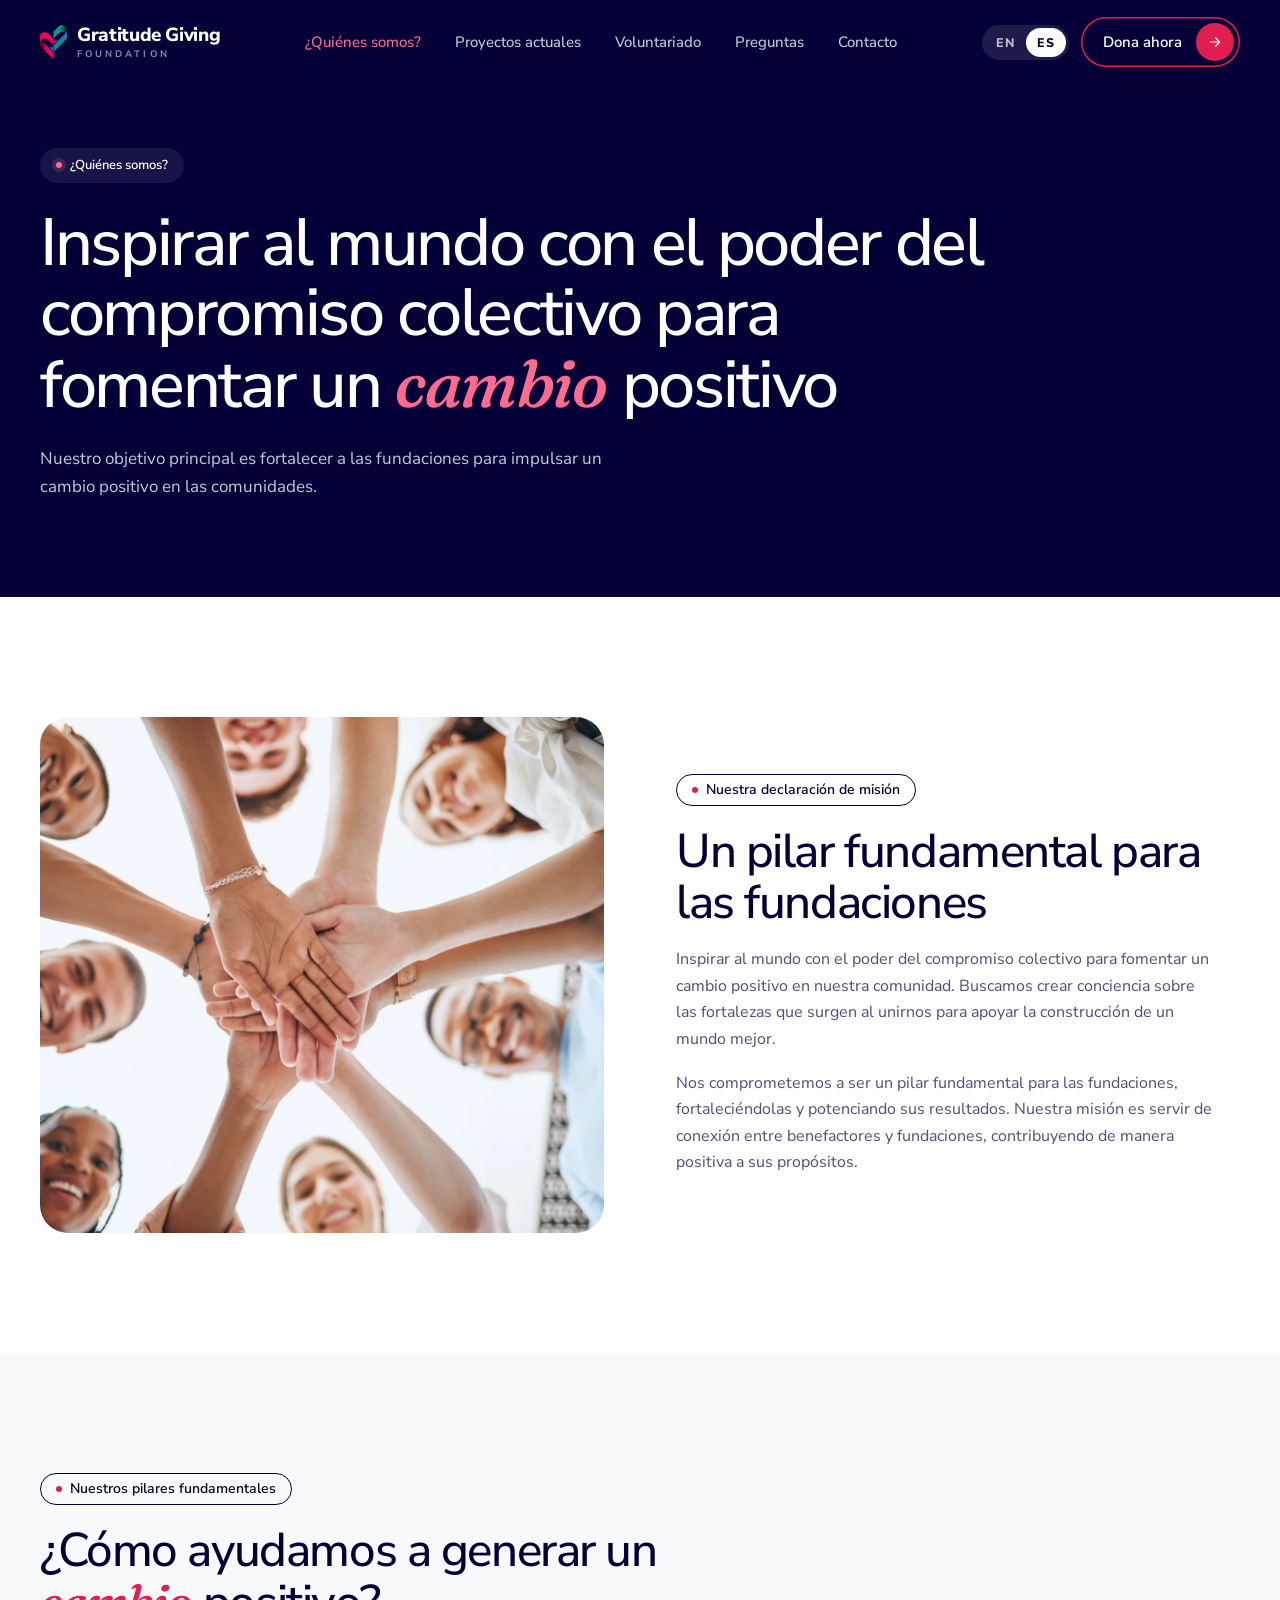
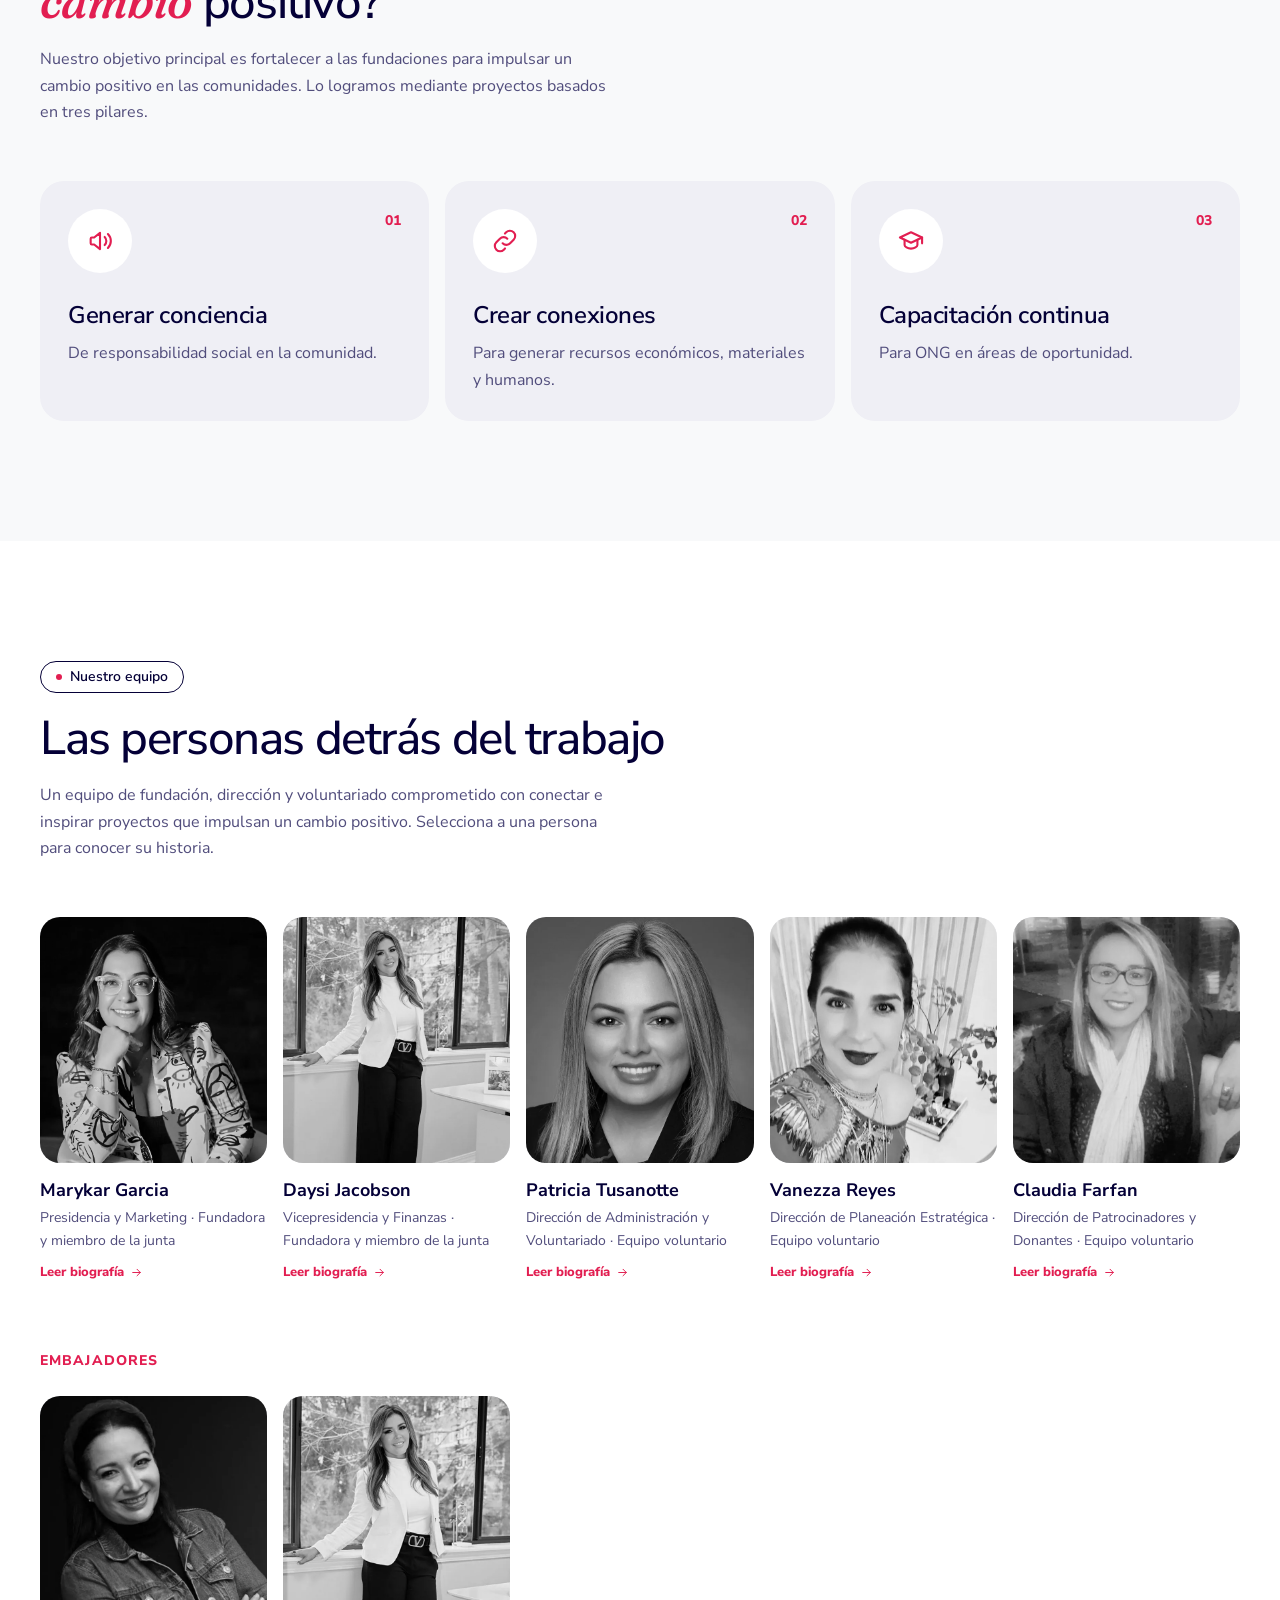
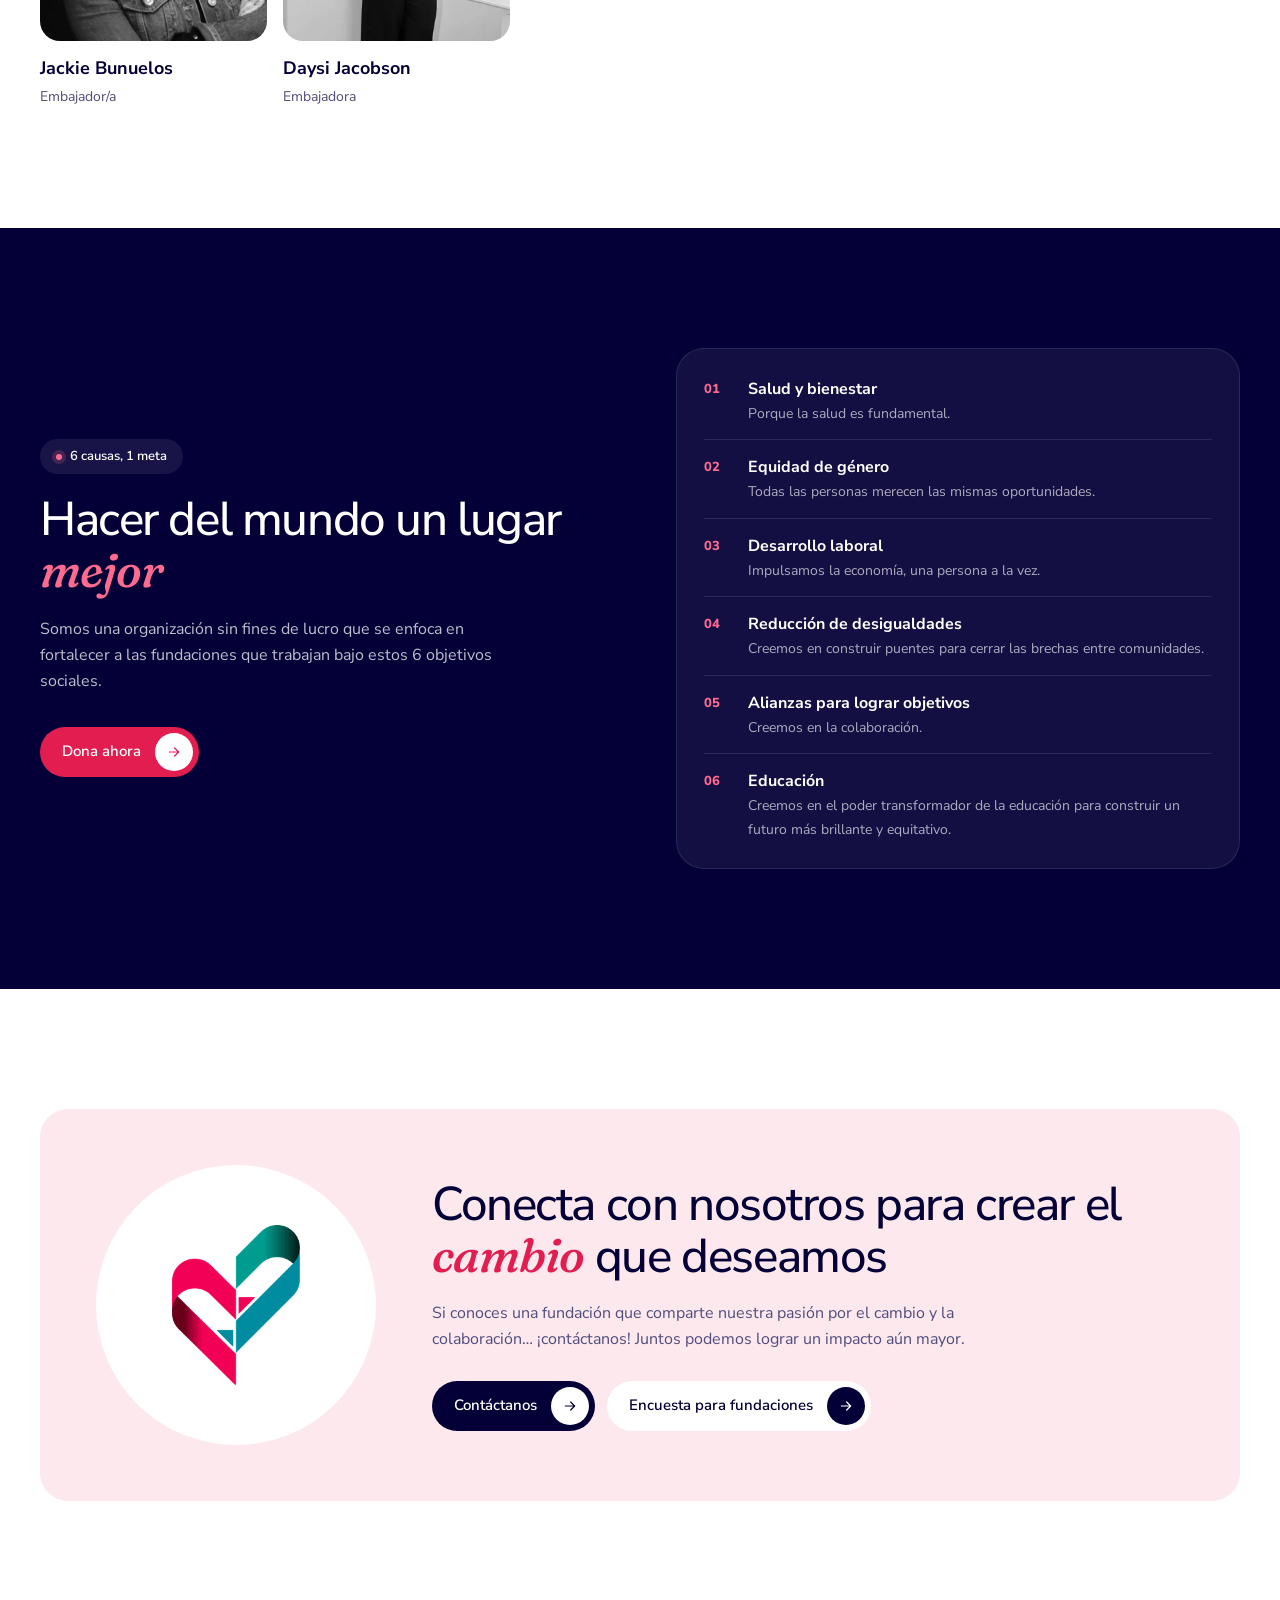
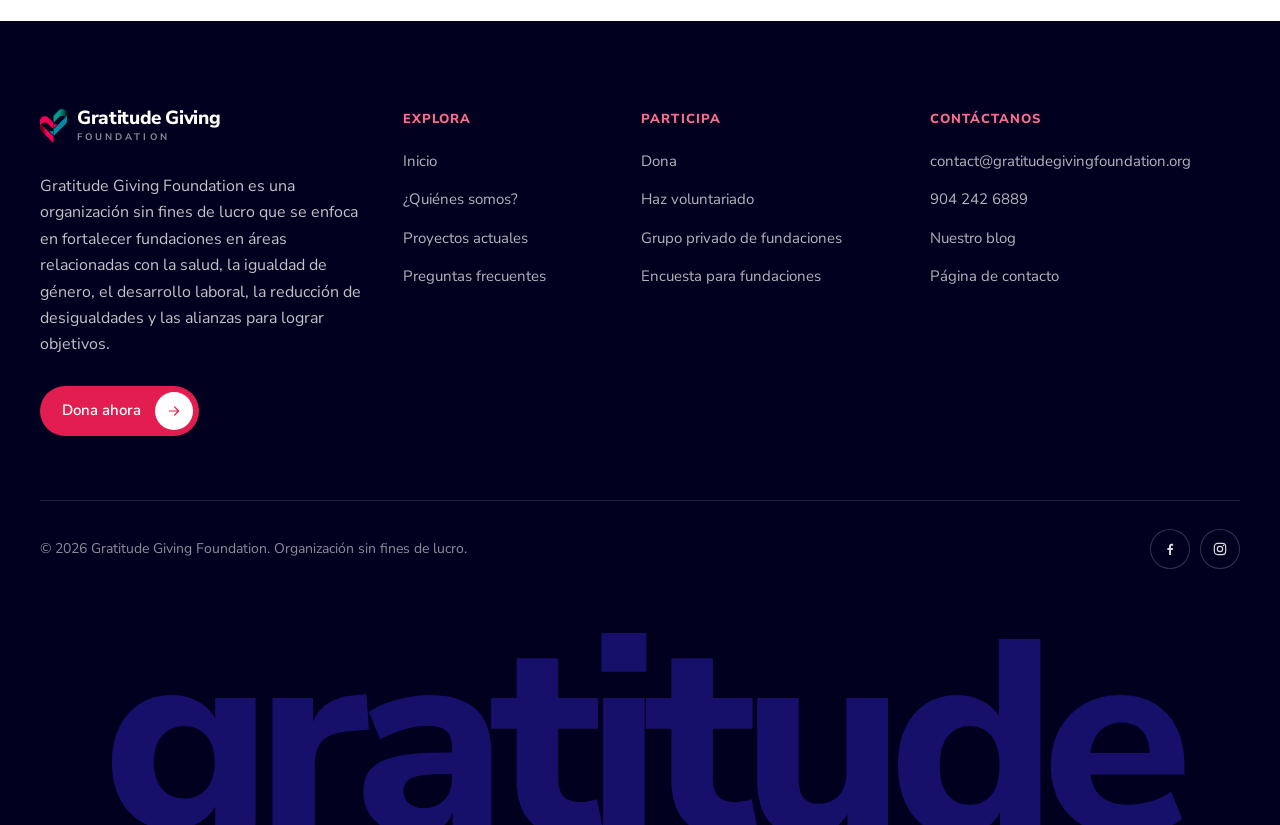
<file: es/about.html>
<!doctype html>
<html lang="es">
<head>
<meta charset="utf-8">
<meta name="viewport" content="width=device-width, initial-scale=1, viewport-fit=cover">
<title>¿Quiénes somos? — Gratitude Giving Foundation</title>
<meta name="description" content="Conoce al equipo de Gratitude Giving Foundation (fundación, dirección y embajadores) y descubre nuestra misión y nuestros pilares fundamentales.">
<meta name="theme-color" content="#040037">
<meta property="og:type" content="website">
<meta property="og:site_name" content="Gratitude Giving Foundation">
<meta property="og:locale" content="es_US">
<meta property="og:title" content="¿Quiénes somos? — Gratitude Giving Foundation">
<meta property="og:description" content="Conoce al equipo de Gratitude Giving Foundation (fundación, dirección y embajadores) y descubre nuestra misión y nuestros pilares fundamentales.">
<link rel="icon" type="image/png" href="../assets/img/favicon.png">
<link rel="stylesheet" href="../assets/css/styles.css">
<script>document.documentElement.classList.add("js")</script>
</head>
<body>
<svg width="0" height="0" style="position:absolute" aria-hidden="true" focusable="false"><defs><symbol id="i-arrow" viewBox="0 0 24 24" fill="none" stroke="currentColor" stroke-width="1.8" stroke-linecap="round" stroke-linejoin="round"><path d="M5 12h14M13 6l6 6-6 6"/></symbol><symbol id="i-arrow-ur" viewBox="0 0 24 24" fill="none" stroke="currentColor" stroke-width="1.8" stroke-linecap="round" stroke-linejoin="round"><path d="M7 17 17 7M8 7h9v9"/></symbol><symbol id="i-pin" viewBox="0 0 24 24" fill="none" stroke="currentColor" stroke-width="1.8" stroke-linecap="round" stroke-linejoin="round"><path d="M12 21s-7-6.2-7-11.5A7 7 0 0 1 19 9.5C19 14.8 12 21 12 21z"/><circle cx="12" cy="9.5" r="2.5"/></symbol><symbol id="i-calendar" viewBox="0 0 24 24" fill="none" stroke="currentColor" stroke-width="1.8" stroke-linecap="round" stroke-linejoin="round"><rect x="3.5" y="5" width="17" height="15.5" rx="3"/><path d="M3.5 10h17M8 3v4M16 3v4"/></symbol><symbol id="i-users" viewBox="0 0 24 24" fill="none" stroke="currentColor" stroke-width="1.8" stroke-linecap="round" stroke-linejoin="round"><circle cx="9" cy="8" r="3.5"/><path d="M2.5 20c0-3.6 2.9-6 6.5-6s6.5 2.4 6.5 6"/><path d="M16 4.6a3.5 3.5 0 0 1 0 6.8M18 14.3c2.2.7 3.5 2.8 3.5 5.7"/></symbol><symbol id="i-mic" viewBox="0 0 24 24" fill="none" stroke="currentColor" stroke-width="1.8" stroke-linecap="round" stroke-linejoin="round"><rect x="9" y="3" width="6" height="11" rx="3"/><path d="M5.5 11a6.5 6.5 0 0 0 13 0M12 17.5V21M8.5 21h7"/></symbol><symbol id="i-mail" viewBox="0 0 24 24" fill="none" stroke="currentColor" stroke-width="1.8" stroke-linecap="round" stroke-linejoin="round"><rect x="3" y="5" width="18" height="14" rx="3"/><path d="m4 7 8 6 8-6"/></symbol><symbol id="i-phone" viewBox="0 0 24 24" fill="none" stroke="currentColor" stroke-width="1.8" stroke-linecap="round" stroke-linejoin="round"><path d="M5 4h3.5l1.8 4.5-2.3 1.4a11 11 0 0 0 6.1 6.1l1.4-2.3L20 15.5V19a2 2 0 0 1-2 2A16 16 0 0 1 3 6a2 2 0 0 1 2-2z"/></symbol><symbol id="i-facebook" viewBox="0 0 24 24" fill="none" stroke="currentColor" stroke-width="1.8" stroke-linecap="round" stroke-linejoin="round"><path fill="currentColor" stroke="none" d="M13.5 21v-7.5h2.6l.4-3h-3V8.6c0-.9.3-1.5 1.6-1.5h1.6V4.4c-.3 0-1.2-.1-2.3-.1-2.3 0-3.9 1.4-3.9 4v2.2H8v3h2.6V21h2.9z"/></symbol><symbol id="i-instagram" viewBox="0 0 24 24" fill="none" stroke="currentColor" stroke-width="1.8" stroke-linecap="round" stroke-linejoin="round"><rect x="3.5" y="3.5" width="17" height="17" rx="5"/><circle cx="12" cy="12" r="4"/><circle cx="17.2" cy="6.8" r="1" fill="currentColor" stroke="none"/></symbol><symbol id="i-menu" viewBox="0 0 24 24" fill="none" stroke="currentColor" stroke-width="1.8" stroke-linecap="round" stroke-linejoin="round"><path d="M4 7h16M4 12h16M4 17h16"/></symbol><symbol id="i-close" viewBox="0 0 24 24" fill="none" stroke="currentColor" stroke-width="1.8" stroke-linecap="round" stroke-linejoin="round"><path d="M6 6l12 12M18 6 6 18"/></symbol><symbol id="i-plus" viewBox="0 0 24 24" fill="none" stroke="currentColor" stroke-width="1.8" stroke-linecap="round" stroke-linejoin="round"><path d="M12 5v14M5 12h14"/></symbol><symbol id="i-megaphone" viewBox="0 0 24 24" fill="none" stroke="currentColor" stroke-width="1.8" stroke-linecap="round" stroke-linejoin="round"><path d="M4 10v4a1 1 0 0 0 1 1h2l5 4V5L7 9H5a1 1 0 0 0-1 1z"/><path d="M16 8.5a5 5 0 0 1 0 7M18.8 6a8.5 8.5 0 0 1 0 12"/></symbol><symbol id="i-link" viewBox="0 0 24 24" fill="none" stroke="currentColor" stroke-width="1.8" stroke-linecap="round" stroke-linejoin="round"><path d="M10 14a4.5 4.5 0 0 0 6.4 0l3-3a4.5 4.5 0 0 0-6.4-6.4l-1 1"/><path d="M14 10a4.5 4.5 0 0 0-6.4 0l-3 3a4.5 4.5 0 0 0 6.4 6.4l1-1"/></symbol><symbol id="i-cap" viewBox="0 0 24 24" fill="none" stroke="currentColor" stroke-width="1.8" stroke-linecap="round" stroke-linejoin="round"><path d="m2.5 9 9.5-4.5L21.5 9 12 13.5z"/><path d="M6.5 11v4.5c0 1.4 2.5 3 5.5 3s5.5-1.6 5.5-3V11M21.5 9v5"/></symbol><symbol id="i-clipboard" viewBox="0 0 24 24" fill="none" stroke="currentColor" stroke-width="1.8" stroke-linecap="round" stroke-linejoin="round"><rect x="5" y="4.5" width="14" height="16.5" rx="2.5"/><path d="M9 4.5V3.5h6v1M9 11h6M9 15h4"/></symbol><symbol id="i-globe" viewBox="0 0 24 24" fill="none" stroke="currentColor" stroke-width="1.8" stroke-linecap="round" stroke-linejoin="round"><circle cx="12" cy="12" r="9"/><path d="M3 12h18M12 3c2.5 2.6 3.7 5.6 3.7 9s-1.2 6.4-3.7 9c-2.5-2.6-3.7-5.6-3.7-9S9.5 5.6 12 3z"/></symbol><symbol id="i-heart" viewBox="0 0 24 24" fill="none" stroke="currentColor" stroke-width="1.8" stroke-linecap="round" stroke-linejoin="round"><path d="M12 20s-7.5-4.6-7.5-10.2A4.3 4.3 0 0 1 12 7.2a4.3 4.3 0 0 1 7.5 2.6C19.5 15.4 12 20 12 20z"/></symbol><symbol id="i-quote" viewBox="0 0 40 32"><path fill="currentColor" d="M0 32V19.2C0 8.5 5.6 1.9 15.3 0l1.9 4.3C11.6 6 8.9 9.6 8.6 14.4H16V32H0zm22.6 0V19.2C22.6 8.5 28.2 1.9 37.9 0l1.9 4.3c-5.6 1.7-8.3 5.3-8.6 10.1h7.4V32H22.6z"/></symbol></defs></svg>
<a class="skip-link" href="#main">Saltar al contenido</a>
<header class="nav">
  <div class="wrap">
    <a class="brand" href="index.html" aria-label="Gratitude Giving Foundation — inicio">
      <img src="../assets/img/heart.png" alt="" width="27" height="34">
      <span class="brand-name">Gratitude Giving<small>Foundation</small></span>
    </a>
    <nav class="nav-links" aria-label="Principal">
      <a href="about.html" aria-current="page">¿Quiénes somos?</a>
      <a href="projects.html">Proyectos actuales</a>
      <a href="index.html#volunteer">Voluntariado</a>
      <a href="faq.html">Preguntas</a>
      <a href="contact.html">Contacto</a>
    </nav>
    <div class="nav-cta">
      <div class="lang" role="group" aria-label="Idioma"><a href="../about.html" lang="en" hreflang="en" title="View in English" aria-label="English">EN</a><span lang="es" aria-current="true">ES</span></div>
      <a class="btn btn--outline" href="https://www.paypal.com/donate/?hosted_button_id=548SL7CG4H2UJ" target="_blank" rel="noopener">Dona ahora<span class="ico"><svg class="i" aria-hidden="true"><use href="#i-arrow"/></svg></span></a>
      <button class="menu-btn" type="button" aria-expanded="false" aria-controls="mobile-menu" aria-label="Abrir menú"><svg class="i i-menu" aria-hidden="true"><use href="#i-menu"/></svg><svg class="i i-close" aria-hidden="true"><use href="#i-close"/></svg></button>
    </div>
  </div>
  <nav class="mobile-menu" id="mobile-menu" aria-label="Menú móvil">
    <a href="index.html">Inicio</a>
    <a href="about.html" aria-current="page">¿Quiénes somos?</a>
      <a href="projects.html">Proyectos actuales</a>
      <a href="index.html#volunteer">Voluntariado</a>
      <a href="faq.html">Preguntas</a>
      <a href="contact.html">Contacto</a>
    <a class="btn btn--crimson" href="https://www.paypal.com/donate/?hosted_button_id=548SL7CG4H2UJ" target="_blank" rel="noopener">Dona ahora<span class="ico"><svg class="i" aria-hidden="true"><use href="#i-arrow"/></svg></span></a>
  </nav>
</header>
<main id="main">

  <section class="page-hero">
    <div class="wrap">
      <span class="pill pill--dark" data-reveal>¿Quiénes somos?</span>
      <h1 class="h1" data-reveal="d1">Inspirar al mundo con el poder del compromiso colectivo para fomentar un <span class="em">cambio</span> positivo</h1>
      <p data-reveal="d2">Nuestro objetivo principal es fortalecer a las fundaciones para impulsar un cambio positivo en las comunidades.</p>
    </div>
  </section>

  <!-- Mission -->
  <section class="sec">
    <div class="wrap mission-grid">
      <div class="media" data-reveal><img src="../assets/img/team-hands.webp" alt="Manos unidas formando un círculo" loading="lazy"></div>
      <div data-reveal="d1">
        <span class="pill">Nuestra declaración de misión</span>
        <h2 class="h2">Un pilar fundamental para las fundaciones</h2>
        <p>Inspirar al mundo con el poder del compromiso colectivo para fomentar un cambio positivo en nuestra comunidad. Buscamos crear conciencia sobre las fortalezas que surgen al unirnos para apoyar la construcción de un mundo mejor.</p>
        <p>Nos comprometemos a ser un pilar fundamental para las fundaciones, fortaleciéndolas y potenciando sus resultados. Nuestra misión es servir de conexión entre benefactores y fundaciones, contribuyendo de manera positiva a sus propósitos.</p>
      </div>
    </div>
  </section>

  <!-- Pillars -->
  <section class="sec sec--soft" id="pillars">
    <div class="wrap">
      <div class="sec-head">
        <div data-reveal>
          <span class="pill">Nuestros pilares fundamentales</span>
          <h2 class="h2">¿Cómo ayudamos a generar un <span class="em">cambio</span> positivo?</h2>
          <p>Nuestro objetivo principal es fortalecer a las fundaciones para impulsar un cambio positivo en las comunidades. Lo logramos mediante proyectos basados en tres pilares.</p>
        </div>
      </div>
      <div class="values">
        <div class="value" data-reveal>
          <span class="value-num">01</span>
          <span class="value-ico"><svg class="i" aria-hidden="true"><use href="#i-megaphone"/></svg></span>
          <h3>Generar conciencia</h3>
          <p>De responsabilidad social en la comunidad.</p>
        </div>
        <div class="value" data-reveal="d1">
          <span class="value-num">02</span>
          <span class="value-ico"><svg class="i" aria-hidden="true"><use href="#i-link"/></svg></span>
          <h3>Crear conexiones</h3>
          <p>Para generar recursos económicos, materiales y humanos.</p>
        </div>
        <div class="value" data-reveal="d2">
          <span class="value-num">03</span>
          <span class="value-ico"><svg class="i" aria-hidden="true"><use href="#i-cap"/></svg></span>
          <h3>Capacitación continua</h3>
          <p>Para ONG en áreas de oportunidad.</p>
        </div>
      </div>
    </div>
  </section>

  <!-- Team -->
  <section class="sec" id="team">
    <div class="wrap">
      <div class="sec-head">
        <div data-reveal>
          <span class="pill">Nuestro equipo</span>
          <h2 class="h2">Las personas detrás del trabajo</h2>
          <p>Un equipo de fundación, dirección y voluntariado comprometido con conectar e inspirar proyectos que impulsan un cambio positivo. Selecciona a una persona para conocer su historia.</p>
        </div>
      </div>
      <div class="team team--5">
        <a class="person" href="#bio-marykar" data-dialog="bio-marykar" data-reveal>
          <div class="person-photo"><img src="../assets/img/team/marykar-garcia.webp" alt="Marykar Garcia" loading="lazy"></div>
          <h3>Marykar Garcia</h3>
          <span>Presidencia y Marketing · Fundadora y miembro de la junta</span>
          <span class="bio-link">Leer biografía <svg class="i" aria-hidden="true"><use href="#i-arrow"/></svg></span>
        </a>
        <a class="person" href="#bio-daysi" data-dialog="bio-daysi" data-reveal="d1">
          <div class="person-photo"><img src="../assets/img/team/daysi-jacobson.webp" alt="Daysi Jacobson" loading="lazy"></div>
          <h3>Daysi Jacobson</h3>
          <span>Vicepresidencia y Finanzas · Fundadora y miembro de la junta</span>
          <span class="bio-link">Leer biografía <svg class="i" aria-hidden="true"><use href="#i-arrow"/></svg></span>
        </a>
        <a class="person" href="#bio-patricia" data-dialog="bio-patricia" data-reveal="d2">
          <div class="person-photo"><img src="../assets/img/team/patricia-tusanotte.webp" alt="Patricia Tusanotte" loading="lazy"></div>
          <h3>Patricia Tusanotte</h3>
          <span>Dirección de Administración y Voluntariado · Equipo voluntario</span>
          <span class="bio-link">Leer biografía <svg class="i" aria-hidden="true"><use href="#i-arrow"/></svg></span>
        </a>
        <a class="person" href="#bio-vanezza" data-dialog="bio-vanezza" data-reveal="d3">
          <div class="person-photo"><img src="../assets/img/team/vanezza-reyes.webp" alt="Vanezza Reyes" loading="lazy"></div>
          <h3>Vanezza Reyes</h3>
          <span>Dirección de Planeación Estratégica · Equipo voluntario</span>
          <span class="bio-link">Leer biografía <svg class="i" aria-hidden="true"><use href="#i-arrow"/></svg></span>
        </a>
        <a class="person" href="#bio-claudia" data-dialog="bio-claudia" data-reveal>
          <div class="person-photo"><img src="../assets/img/team/claudia-farfan.webp" alt="Claudia Farfan" loading="lazy"></div>
          <h3>Claudia Farfan</h3>
          <span>Dirección de Patrocinadores y Donantes · Equipo voluntario</span>
          <span class="bio-link">Leer biografía <svg class="i" aria-hidden="true"><use href="#i-arrow"/></svg></span>
        </a>
      </div>

      <h3 class="sub-head" data-reveal>Embajadores</h3>
      <div class="team team--5">
        <div class="person" data-reveal>
          <div class="person-photo"><img src="../assets/img/team/jackie-bunuelos.webp" alt="Jackie Bunuelos" loading="lazy"></div>
          <h3>Jackie Bunuelos</h3>
          <span>Embajador/a</span>
        </div>
        <div class="person" data-reveal="d1">
          <div class="person-photo"><img src="../assets/img/team/daysi-jacobson-ambassador.webp" alt="Daysi Jacobson" loading="lazy"></div>
          <h3>Daysi Jacobson</h3>
          <span>Embajadora</span>
        </div>
      </div>
    </div>
  </section>

  <!-- Goal + causes -->
  <section class="sec sec--dark">
    <div class="wrap goal-grid">
      <div data-reveal>
        <span class="pill pill--dark">6 causas, 1 meta</span>
        <h2 class="h2">Hacer del mundo un lugar <span class="em">mejor</span></h2>
        <p>Somos una organización sin fines de lucro que se enfoca en fortalecer a las fundaciones que trabajan bajo estos 6 objetivos sociales.</p>
        <a class="btn btn--crimson" href="https://www.paypal.com/donate/?hosted_button_id=548SL7CG4H2UJ" target="_blank" rel="noopener">Dona ahora<span class="ico"><svg class="i" aria-hidden="true"><use href="#i-arrow"/></svg></span></a>
      </div>
      <ol class="causes" data-reveal="d1">
        <li><span>01</span><div><b>Salud y bienestar</b><small>Porque la salud es fundamental.</small></div></li>
        <li><span>02</span><div><b>Equidad de género</b><small>Todas las personas merecen las mismas oportunidades.</small></div></li>
        <li><span>03</span><div><b>Desarrollo laboral</b><small>Impulsamos la economía, una persona a la vez.</small></div></li>
        <li><span>04</span><div><b>Reducción de desigualdades</b><small>Creemos en construir puentes para cerrar las brechas entre comunidades.</small></div></li>
        <li><span>05</span><div><b>Alianzas para lograr objetivos</b><small>Creemos en la colaboración.</small></div></li>
        <li><span>06</span><div><b>Educación</b><small>Creemos en el poder transformador de la educación para construir un futuro más brillante y equitativo.</small></div></li>
      </ol>
    </div>
  </section>

  <!-- CTA -->
  <section class="cta-wrap">
    <div class="wrap">
      <div class="cta" data-reveal>
        <div class="cta-circle"><img src="../assets/img/heart.png" alt="" loading="lazy"></div>
        <div>
          <h2 class="h2">Conecta con nosotros para crear el <span class="em">cambio</span> que deseamos</h2>
          <p>Si conoces una fundación que comparte nuestra pasión por el cambio y la colaboración… ¡contáctanos! Juntos podemos lograr un impacto aún mayor.</p>
          <div class="btn-row">
            <a class="btn btn--dark" href="contact.html">Contáctanos<span class="ico"><svg class="i" aria-hidden="true"><use href="#i-arrow"/></svg></span></a>
            <a class="btn btn--light" href="https://docs.google.com/forms/d/e/1FAIpQLSfGZtvj_LeOwi6yWv8tR_2fav7ogoVAl5sz-33LPN9RQP3p4w/viewform" target="_blank" rel="noopener">Encuesta para fundaciones<span class="ico"><svg class="i" aria-hidden="true"><use href="#i-arrow"/></svg></span></a>
          </div>
        </div>
      </div>
    </div>
  </section>

</main>

<!-- Bios -->
<dialog class="modal" id="bio-marykar" aria-labelledby="bio-marykar-t">
  <button class="modal-close" type="button" data-close aria-label="Cerrar"><svg class="i" aria-hidden="true"><use href="#i-close"/></svg></button>
  <div class="modal-inner">
    <div class="modal-person">
      <img src="../assets/img/team/marykar-garcia.webp" alt="" loading="lazy">
      <div>
        <span class="pill">Fundadora y miembro de la junta</span>
        <h2 class="h3" id="bio-marykar-t">Marykar Garcia</h2>
        <span class="role">Presidencia y Marketing</span>
        <div class="modal-body">
          <p>Soy una apasionada defensora del crecimiento personal, originaria de México y radicada actualmente en Florida. Estoy casada y soy madre de tres hijos; disfruto del tiempo con mi familia y valoro las amistades significativas. Como “promotora de la gratitud”, creo que es la clave que cambia vidas. Amo la naturaleza, aprender, compartir y leer sobre desarrollo personal.</p>
          <p>Tengo una licenciatura en Administración de Empresas y una maestría en Recursos Humanos, además de certificaciones en coaching ejecutivo y coaching por valores. Actualmente me especializo en inteligencia emocional y psicología positiva.</p>
          <p>En lo profesional, he trabajado en recursos humanos y ventas, y soy fundadora de Iluminate Mujer y El Arte de Agradecer, proyectos que ayudan a las mujeres a transformar su perspectiva y descubrir su potencial. Mi profundo compromiso de generar un impacto positivo dio origen a Gratitude Giving, con la misión de conectar e inspirar proyectos que impulsen un cambio positivo.</p>
          <p><strong>“Con gratitud, servicio y crecimiento compartido, construimos un impacto positivo.”</strong></p>
        </div>
      </div>
    </div>
  </div>
</dialog>

<dialog class="modal" id="bio-daysi" aria-labelledby="bio-daysi-t">
  <button class="modal-close" type="button" data-close aria-label="Cerrar"><svg class="i" aria-hidden="true"><use href="#i-close"/></svg></button>
  <div class="modal-inner">
    <div class="modal-person">
      <img src="../assets/img/team/daysi-jacobson.webp" alt="" loading="lazy">
      <div>
        <span class="pill">Fundadora y miembro de la junta</span>
        <h2 class="h3" id="bio-daysi-t">Daysi Jacobson</h2>
        <span class="role">Vicepresidencia y Finanzas</span>
        <div class="modal-body">
          <p>Nacida y criada en Ecuador, Daysi Jacobson emigró a Estados Unidos en 2003 sin saber una sola palabra de inglés. Con trabajo duro y perseverancia, aprendió el idioma y comenzó a desempeñarse como auditora del IRS.</p>
          <p>Como inmigrante, Daysi entendía la confusión que generaban las políticas fiscales y contables de Estados Unidos y, como auditora, vio cuántas personas más sentían esa misma confusión y preocupación cuando llegaba la temporada de impuestos. Soñaba con poder ayudar algún día a esas personas y, 15 años después, abrió Daysi Jacobson Accounting LLC, su propia firma, donde dedica su tiempo a marcar una diferencia en la vida de la gente.</p>
        </div>
      </div>
    </div>
  </div>
</dialog>

<dialog class="modal" id="bio-patricia" aria-labelledby="bio-patricia-t">
  <button class="modal-close" type="button" data-close aria-label="Cerrar"><svg class="i" aria-hidden="true"><use href="#i-close"/></svg></button>
  <div class="modal-inner">
    <div class="modal-person">
      <img src="../assets/img/team/patricia-tusanotte.webp" alt="" loading="lazy">
      <div>
        <span class="pill">Equipo voluntario</span>
        <h2 class="h3" id="bio-patricia-t">Patricia Tusanotte</h2>
        <span class="role">Dirección de Administración y Voluntariado</span>
        <div class="modal-body">
          <p>Nací en Caracas, Venezuela, y crecí entre Puerto Rico, México, Maryland y Texas. Guardo con cariño los recuerdos de mi infancia, especialmente los de Puerto Rico, donde asistí a una histórica escuela de artes. Esos años formativos me dejaron un profundo aprecio por la cultura y la creatividad.</p>
          <p>El deseo de ayudar a los demás me llevó a orientar mis estudios generales hacia la psicología del desarrollo, lo que más tarde me encaminó al diagnóstico por imágenes en radiografía. La llegada de la COVID-19 me impulsó a cambiar de rumbo hacia el trabajo administrativo en un prestigioso bufete especializado en derecho comercial internacional. Esa experiencia abrió el camino a mi puesto actual, donde manejo contratos en una gran empresa constructora en Florida.</p>
          <p>A lo largo de mi camino siempre he buscado hacer el bien sin esperar nada a cambio. Esta filosofía coincide perfectamente con los valores centrales de nuestra organización sin fines de lucro. Me comprometo a poner mis habilidades administrativas y mi dominio del español y del inglés al servicio de nuestra misión de generar un impacto positivo.</p>
        </div>
      </div>
    </div>
  </div>
</dialog>

<dialog class="modal" id="bio-vanezza" aria-labelledby="bio-vanezza-t">
  <button class="modal-close" type="button" data-close aria-label="Cerrar"><svg class="i" aria-hidden="true"><use href="#i-close"/></svg></button>
  <div class="modal-inner">
    <div class="modal-person">
      <img src="../assets/img/team/vanezza-reyes.webp" alt="" loading="lazy">
      <div>
        <span class="pill">Equipo voluntario</span>
        <h2 class="h3" id="bio-vanezza-t">Vanezza Reyes</h2>
        <span class="role">Dirección de Planeación Estratégica</span>
        <div class="modal-body">
          <p>Con mucho orgullo de mis raíces venezolanas, llegué a la ciudad de Jacksonville hace 6 años. Vivo un feliz matrimonio y disfruto de la buena comida, los viajes, la música y la lectura.</p>
          <p>Me encanta trabajar en equipo y estar al servicio de quienes lo necesitan, compartir momentos y, por supuesto, compartir conocimiento. Mi lema de vida es: <strong>“Nunca dejamos de aprender, y todos somos necesarios.”</strong></p>
        </div>
      </div>
    </div>
  </div>
</dialog>

<dialog class="modal" id="bio-claudia" aria-labelledby="bio-claudia-t">
  <button class="modal-close" type="button" data-close aria-label="Cerrar"><svg class="i" aria-hidden="true"><use href="#i-close"/></svg></button>
  <div class="modal-inner">
    <div class="modal-person">
      <img src="../assets/img/team/claudia-farfan.webp" alt="" loading="lazy">
      <div>
        <span class="pill">Equipo voluntario</span>
        <h2 class="h3" id="bio-claudia-t">Claudia Farfan</h2>
        <span class="role">Dirección de Patrocinadores y Donantes</span>
        <div class="modal-body">
          <p>Colombiana, inmigrante en Estados Unidos desde 2005, contadora pública egresada de la Universidad de San Martín en Colombia, con experiencia en las áreas administrativa y financiera de los sectores educativo y comercial. Actualmente es propietaria de Clauss Events, dedicada a servicios de meseros y bartenders, y de Clauss Cleaning, dedicada a la limpieza de propiedades comerciales y residenciales.</p>
          <p>Me considero una mujer resiliente, emprendedora y entusiasta; creo firmemente en la capacidad de las mujeres enfocadas en su crecimiento personal y profesional.</p>
          <p>Me entusiasma contribuir a Gratitude Giving, porque ha fortalecido mis habilidades de liderazgo a través de talleres y diversas actividades que me permiten interactuar con la comunidad y fomentar la interacción y el crecimiento colectivos.</p>
        </div>
      </div>
    </div>
  </div>
</dialog>
<footer class="footer">
  <div class="wrap">
    <div class="foot-grid">
      <div class="foot-brand">
        <a class="brand" href="index.html" aria-label="Gratitude Giving Foundation — inicio">
      <img src="../assets/img/heart.png" alt="" width="27" height="34">
      <span class="brand-name">Gratitude Giving<small>Foundation</small></span>
    </a>
        <p>Gratitude Giving Foundation es una organización sin fines de lucro que se enfoca en fortalecer fundaciones en áreas relacionadas con la salud, la igualdad de género, el desarrollo laboral, la reducción de desigualdades y las alianzas para lograr objetivos.</p>
        <a class="btn btn--crimson" href="https://www.paypal.com/donate/?hosted_button_id=548SL7CG4H2UJ" target="_blank" rel="noopener">Dona ahora<span class="ico"><svg class="i" aria-hidden="true"><use href="#i-arrow"/></svg></span></a>
      </div>
      <div class="foot-col">
        <h4>Explora</h4>
        <ul>
          <li><a href="index.html">Inicio</a></li>
          <li><a href="about.html">¿Quiénes somos?</a></li>
          <li><a href="projects.html">Proyectos actuales</a></li>
          <li><a href="faq.html">Preguntas frecuentes</a></li>
        </ul>
      </div>
      <div class="foot-col">
        <h4>Participa</h4>
        <ul>
          <li><a href="https://www.paypal.com/donate/?hosted_button_id=548SL7CG4H2UJ" target="_blank" rel="noopener">Dona</a></li>
          <li><a href="https://forms.gle/Y9TBG8KcfwNpag8e8" target="_blank" rel="noopener">Haz voluntariado</a></li>
          <li><a href="https://www.facebook.com/share/g/SJaUvNi9jvcfVFg1/" target="_blank" rel="noopener">Grupo privado de fundaciones</a></li>
          <li><a href="https://docs.google.com/forms/d/e/1FAIpQLSfGZtvj_LeOwi6yWv8tR_2fav7ogoVAl5sz-33LPN9RQP3p4w/viewform" target="_blank" rel="noopener">Encuesta para fundaciones</a></li>
        </ul>
      </div>
      <div class="foot-col">
        <h4>Contáctanos</h4>
        <ul>
          <li><a href="mailto:contact@gratitudegivingfoundation.org">contact@<wbr>gratitudegivingfoundation.org</a></li>
          <li><a href="tel:+19042426889">904 242 6889</a></li>
          <li><a href="https://gratitudegivingfoundation.blogspot.com" target="_blank" rel="noopener">Nuestro blog</a></li>
          <li><a href="contact.html">Página de contacto</a></li>
        </ul>
      </div>
    </div>
    <div class="foot-bottom">
      <p>© <span data-year>2026</span> Gratitude Giving Foundation. Organización sin fines de lucro.</p>
      <div class="socials">
        <a href="https://www.facebook.com/profile.php?id=61553736123430" target="_blank" rel="noopener" aria-label="Facebook"><svg class="i" aria-hidden="true"><use href="#i-facebook"/></svg></a>
        <a href="https://www.instagram.com/p/CyM9iSHOB53/" target="_blank" rel="noopener" aria-label="Instagram"><svg class="i" aria-hidden="true"><use href="#i-instagram"/></svg></a>
      </div>
    </div>
  </div>
  <div class="wordmark" aria-hidden="true">gratitude</div>
</footer>
<script src="../assets/js/main.js" defer></script>
</body>
</html>
</file>
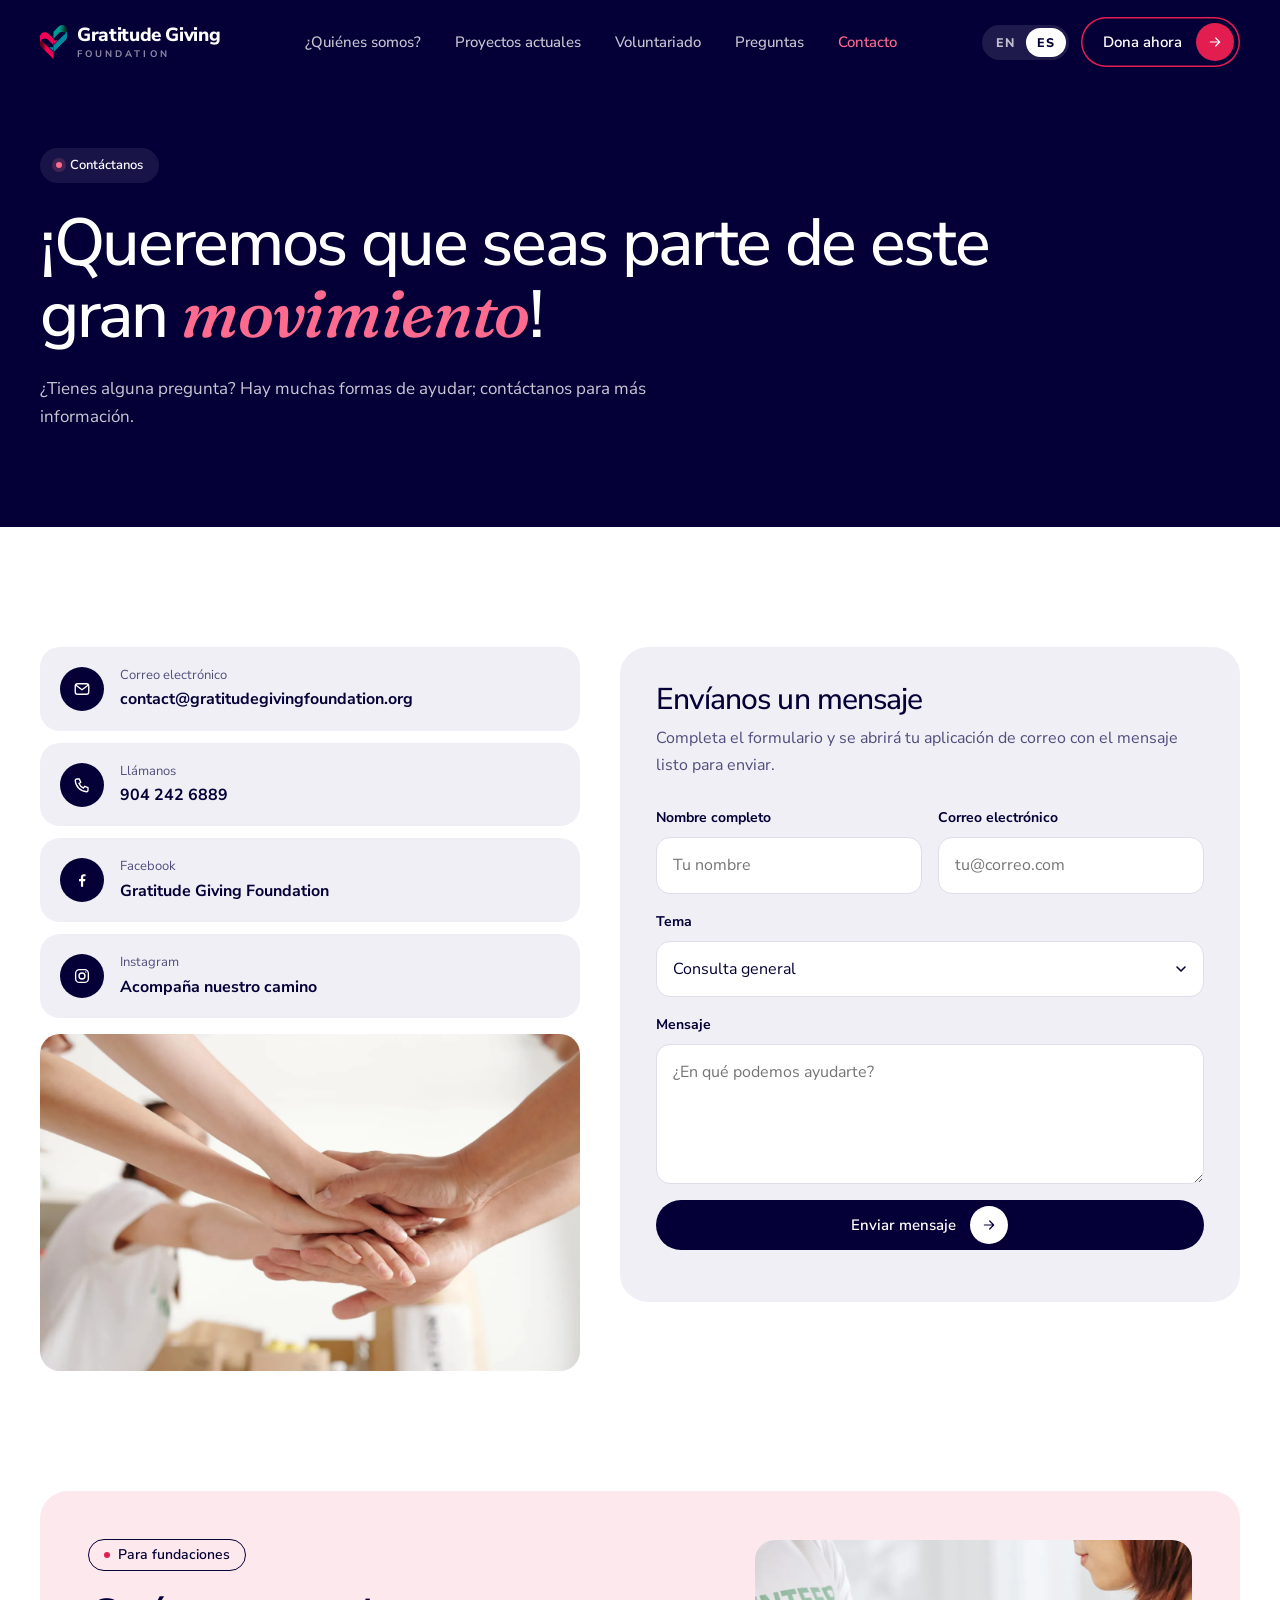
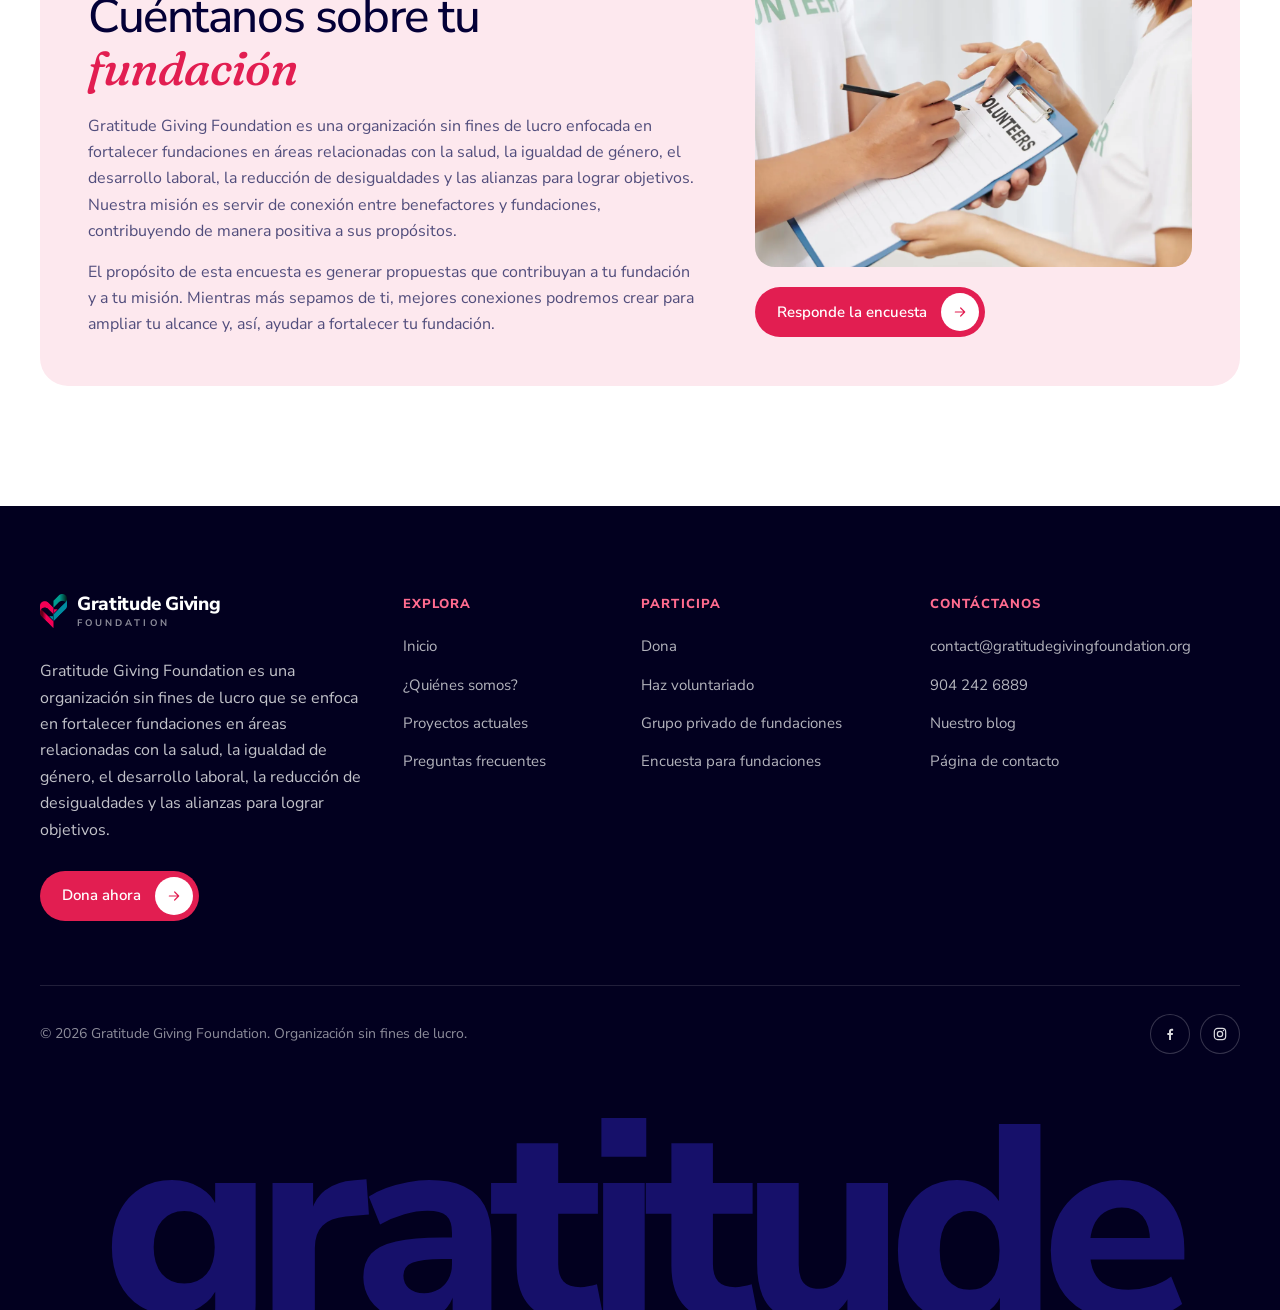
<file: es/contact.html>
<!doctype html>
<html lang="es">
<head>
<meta charset="utf-8">
<meta name="viewport" content="width=device-width, initial-scale=1, viewport-fit=cover">
<title>Contacto — Gratitude Giving Foundation</title>
<meta name="description" content="Comunícate con Gratitude Giving Foundation por correo o teléfono, síguenos en redes sociales y responde nuestra encuesta para fundaciones.">
<meta name="theme-color" content="#040037">
<meta property="og:type" content="website">
<meta property="og:site_name" content="Gratitude Giving Foundation">
<meta property="og:locale" content="es_US">
<meta property="og:title" content="Contacto — Gratitude Giving Foundation">
<meta property="og:description" content="Comunícate con Gratitude Giving Foundation por correo o teléfono, síguenos en redes sociales y responde nuestra encuesta para fundaciones.">
<link rel="icon" type="image/png" href="../assets/img/favicon.png">
<link rel="stylesheet" href="../assets/css/styles.css">
<script>document.documentElement.classList.add("js")</script>
</head>
<body>
<svg width="0" height="0" style="position:absolute" aria-hidden="true" focusable="false"><defs><symbol id="i-arrow" viewBox="0 0 24 24" fill="none" stroke="currentColor" stroke-width="1.8" stroke-linecap="round" stroke-linejoin="round"><path d="M5 12h14M13 6l6 6-6 6"/></symbol><symbol id="i-arrow-ur" viewBox="0 0 24 24" fill="none" stroke="currentColor" stroke-width="1.8" stroke-linecap="round" stroke-linejoin="round"><path d="M7 17 17 7M8 7h9v9"/></symbol><symbol id="i-pin" viewBox="0 0 24 24" fill="none" stroke="currentColor" stroke-width="1.8" stroke-linecap="round" stroke-linejoin="round"><path d="M12 21s-7-6.2-7-11.5A7 7 0 0 1 19 9.5C19 14.8 12 21 12 21z"/><circle cx="12" cy="9.5" r="2.5"/></symbol><symbol id="i-calendar" viewBox="0 0 24 24" fill="none" stroke="currentColor" stroke-width="1.8" stroke-linecap="round" stroke-linejoin="round"><rect x="3.5" y="5" width="17" height="15.5" rx="3"/><path d="M3.5 10h17M8 3v4M16 3v4"/></symbol><symbol id="i-users" viewBox="0 0 24 24" fill="none" stroke="currentColor" stroke-width="1.8" stroke-linecap="round" stroke-linejoin="round"><circle cx="9" cy="8" r="3.5"/><path d="M2.5 20c0-3.6 2.9-6 6.5-6s6.5 2.4 6.5 6"/><path d="M16 4.6a3.5 3.5 0 0 1 0 6.8M18 14.3c2.2.7 3.5 2.8 3.5 5.7"/></symbol><symbol id="i-mic" viewBox="0 0 24 24" fill="none" stroke="currentColor" stroke-width="1.8" stroke-linecap="round" stroke-linejoin="round"><rect x="9" y="3" width="6" height="11" rx="3"/><path d="M5.5 11a6.5 6.5 0 0 0 13 0M12 17.5V21M8.5 21h7"/></symbol><symbol id="i-mail" viewBox="0 0 24 24" fill="none" stroke="currentColor" stroke-width="1.8" stroke-linecap="round" stroke-linejoin="round"><rect x="3" y="5" width="18" height="14" rx="3"/><path d="m4 7 8 6 8-6"/></symbol><symbol id="i-phone" viewBox="0 0 24 24" fill="none" stroke="currentColor" stroke-width="1.8" stroke-linecap="round" stroke-linejoin="round"><path d="M5 4h3.5l1.8 4.5-2.3 1.4a11 11 0 0 0 6.1 6.1l1.4-2.3L20 15.5V19a2 2 0 0 1-2 2A16 16 0 0 1 3 6a2 2 0 0 1 2-2z"/></symbol><symbol id="i-facebook" viewBox="0 0 24 24" fill="none" stroke="currentColor" stroke-width="1.8" stroke-linecap="round" stroke-linejoin="round"><path fill="currentColor" stroke="none" d="M13.5 21v-7.5h2.6l.4-3h-3V8.6c0-.9.3-1.5 1.6-1.5h1.6V4.4c-.3 0-1.2-.1-2.3-.1-2.3 0-3.9 1.4-3.9 4v2.2H8v3h2.6V21h2.9z"/></symbol><symbol id="i-instagram" viewBox="0 0 24 24" fill="none" stroke="currentColor" stroke-width="1.8" stroke-linecap="round" stroke-linejoin="round"><rect x="3.5" y="3.5" width="17" height="17" rx="5"/><circle cx="12" cy="12" r="4"/><circle cx="17.2" cy="6.8" r="1" fill="currentColor" stroke="none"/></symbol><symbol id="i-menu" viewBox="0 0 24 24" fill="none" stroke="currentColor" stroke-width="1.8" stroke-linecap="round" stroke-linejoin="round"><path d="M4 7h16M4 12h16M4 17h16"/></symbol><symbol id="i-close" viewBox="0 0 24 24" fill="none" stroke="currentColor" stroke-width="1.8" stroke-linecap="round" stroke-linejoin="round"><path d="M6 6l12 12M18 6 6 18"/></symbol><symbol id="i-plus" viewBox="0 0 24 24" fill="none" stroke="currentColor" stroke-width="1.8" stroke-linecap="round" stroke-linejoin="round"><path d="M12 5v14M5 12h14"/></symbol><symbol id="i-megaphone" viewBox="0 0 24 24" fill="none" stroke="currentColor" stroke-width="1.8" stroke-linecap="round" stroke-linejoin="round"><path d="M4 10v4a1 1 0 0 0 1 1h2l5 4V5L7 9H5a1 1 0 0 0-1 1z"/><path d="M16 8.5a5 5 0 0 1 0 7M18.8 6a8.5 8.5 0 0 1 0 12"/></symbol><symbol id="i-link" viewBox="0 0 24 24" fill="none" stroke="currentColor" stroke-width="1.8" stroke-linecap="round" stroke-linejoin="round"><path d="M10 14a4.5 4.5 0 0 0 6.4 0l3-3a4.5 4.5 0 0 0-6.4-6.4l-1 1"/><path d="M14 10a4.5 4.5 0 0 0-6.4 0l-3 3a4.5 4.5 0 0 0 6.4 6.4l1-1"/></symbol><symbol id="i-cap" viewBox="0 0 24 24" fill="none" stroke="currentColor" stroke-width="1.8" stroke-linecap="round" stroke-linejoin="round"><path d="m2.5 9 9.5-4.5L21.5 9 12 13.5z"/><path d="M6.5 11v4.5c0 1.4 2.5 3 5.5 3s5.5-1.6 5.5-3V11M21.5 9v5"/></symbol><symbol id="i-clipboard" viewBox="0 0 24 24" fill="none" stroke="currentColor" stroke-width="1.8" stroke-linecap="round" stroke-linejoin="round"><rect x="5" y="4.5" width="14" height="16.5" rx="2.5"/><path d="M9 4.5V3.5h6v1M9 11h6M9 15h4"/></symbol><symbol id="i-globe" viewBox="0 0 24 24" fill="none" stroke="currentColor" stroke-width="1.8" stroke-linecap="round" stroke-linejoin="round"><circle cx="12" cy="12" r="9"/><path d="M3 12h18M12 3c2.5 2.6 3.7 5.6 3.7 9s-1.2 6.4-3.7 9c-2.5-2.6-3.7-5.6-3.7-9S9.5 5.6 12 3z"/></symbol><symbol id="i-heart" viewBox="0 0 24 24" fill="none" stroke="currentColor" stroke-width="1.8" stroke-linecap="round" stroke-linejoin="round"><path d="M12 20s-7.5-4.6-7.5-10.2A4.3 4.3 0 0 1 12 7.2a4.3 4.3 0 0 1 7.5 2.6C19.5 15.4 12 20 12 20z"/></symbol><symbol id="i-quote" viewBox="0 0 40 32"><path fill="currentColor" d="M0 32V19.2C0 8.5 5.6 1.9 15.3 0l1.9 4.3C11.6 6 8.9 9.6 8.6 14.4H16V32H0zm22.6 0V19.2C22.6 8.5 28.2 1.9 37.9 0l1.9 4.3c-5.6 1.7-8.3 5.3-8.6 10.1h7.4V32H22.6z"/></symbol></defs></svg>
<a class="skip-link" href="#main">Saltar al contenido</a>
<header class="nav">
  <div class="wrap">
    <a class="brand" href="index.html" aria-label="Gratitude Giving Foundation — inicio">
      <img src="../assets/img/heart.png" alt="" width="27" height="34">
      <span class="brand-name">Gratitude Giving<small>Foundation</small></span>
    </a>
    <nav class="nav-links" aria-label="Principal">
      <a href="about.html">¿Quiénes somos?</a>
      <a href="projects.html">Proyectos actuales</a>
      <a href="index.html#volunteer">Voluntariado</a>
      <a href="faq.html">Preguntas</a>
      <a href="contact.html" aria-current="page">Contacto</a>
    </nav>
    <div class="nav-cta">
      <div class="lang" role="group" aria-label="Idioma"><a href="../contact.html" lang="en" hreflang="en" title="View in English" aria-label="English">EN</a><span lang="es" aria-current="true">ES</span></div>
      <a class="btn btn--outline" href="https://www.paypal.com/donate/?hosted_button_id=548SL7CG4H2UJ" target="_blank" rel="noopener">Dona ahora<span class="ico"><svg class="i" aria-hidden="true"><use href="#i-arrow"/></svg></span></a>
      <button class="menu-btn" type="button" aria-expanded="false" aria-controls="mobile-menu" aria-label="Abrir menú"><svg class="i i-menu" aria-hidden="true"><use href="#i-menu"/></svg><svg class="i i-close" aria-hidden="true"><use href="#i-close"/></svg></button>
    </div>
  </div>
  <nav class="mobile-menu" id="mobile-menu" aria-label="Menú móvil">
    <a href="index.html">Inicio</a>
    <a href="about.html">¿Quiénes somos?</a>
      <a href="projects.html">Proyectos actuales</a>
      <a href="index.html#volunteer">Voluntariado</a>
      <a href="faq.html">Preguntas</a>
      <a href="contact.html" aria-current="page">Contacto</a>
    <a class="btn btn--crimson" href="https://www.paypal.com/donate/?hosted_button_id=548SL7CG4H2UJ" target="_blank" rel="noopener">Dona ahora<span class="ico"><svg class="i" aria-hidden="true"><use href="#i-arrow"/></svg></span></a>
  </nav>
</header>
<main id="main">

  <section class="page-hero">
    <div class="wrap">
      <span class="pill pill--dark" data-reveal>Contáctanos</span>
      <h1 class="h1" data-reveal="d1">¡Queremos que seas parte de este gran <span class="em">movimiento</span>!</h1>
      <p data-reveal="d2">¿Tienes alguna pregunta? Hay muchas formas de ayudar; contáctanos para más información.</p>
    </div>
  </section>

  <section class="sec">
    <div class="wrap contact-grid">
      <div class="info" data-reveal>
        <a class="info-item" href="mailto:contact@gratitudegivingfoundation.org">
          <span class="info-ico"><svg class="i" aria-hidden="true"><use href="#i-mail"/></svg></span>
          <span><small>Correo electrónico</small><b>contact@<wbr>gratitudegivingfoundation.org</b></span>
        </a>
        <a class="info-item" href="tel:+19042426889">
          <span class="info-ico"><svg class="i" aria-hidden="true"><use href="#i-phone"/></svg></span>
          <span><small>Llámanos</small><b>904 242 6889</b></span>
        </a>
        <a class="info-item" href="https://www.facebook.com/profile.php?id=61553736123430" target="_blank" rel="noopener">
          <span class="info-ico"><svg class="i" aria-hidden="true"><use href="#i-facebook"/></svg></span>
          <span><small>Facebook</small><b>Gratitude Giving Foundation</b></span>
        </a>
        <a class="info-item" href="https://www.instagram.com/p/CyM9iSHOB53/" target="_blank" rel="noopener">
          <span class="info-ico"><svg class="i" aria-hidden="true"><use href="#i-instagram"/></svg></span>
          <span><small>Instagram</small><b>Acompaña nuestro camino</b></span>
        </a>
        <div class="media"><img src="../assets/img/purpose.webp" alt="Personas voluntarias apilando sus manos" loading="lazy"></div>
      </div>

      <div class="form-card" data-reveal="d1">
        <h2>Envíanos un mensaje</h2>
        <p>Completa el formulario y se abrirá tu aplicación de correo con el mensaje listo para enviar.</p>
        <form class="form" data-mailto-form="contact@gratitudegivingfoundation.org">
          <div class="field">
            <label for="f-name">Nombre completo</label>
            <input id="f-name" name="name" type="text" autocomplete="name" placeholder="Tu nombre" required>
          </div>
          <div class="field">
            <label for="f-email">Correo electrónico</label>
            <input id="f-email" name="email" type="email" autocomplete="email" placeholder="tu@correo.com" required>
          </div>
          <div class="field field--full">
            <label for="f-topic">Tema</label>
            <select id="f-topic" name="topic">
              <option>Consulta general</option>
              <option>Donaciones</option>
              <option>Voluntariado</option>
              <option>Alianzas</option>
              <option>Propuesta de proyecto</option>
              <option>Nominación para el podcast</option>
            </select>
          </div>
          <div class="field field--full">
            <label for="f-msg">Mensaje</label>
            <textarea id="f-msg" name="message" placeholder="¿En qué podemos ayudarte?" required></textarea>
          </div>
          <button class="btn btn--dark" type="submit">Enviar mensaje<span class="ico"><svg class="i" aria-hidden="true"><use href="#i-arrow"/></svg></span></button>
          <p class="form-note" aria-live="polite"></p>
        </form>
      </div>
    </div>
  </section>

  <section class="cta-wrap sec--top0" id="survey">
    <div class="wrap">
      <div class="survey-band" data-reveal>
        <div>
          <span class="pill">Para fundaciones</span>
          <h2 class="h2">Cuéntanos sobre tu <span class="em">fundación</span></h2>
          <p>Gratitude Giving Foundation es una organización sin fines de lucro enfocada en fortalecer fundaciones en áreas relacionadas con la salud, la igualdad de género, el desarrollo laboral, la reducción de desigualdades y las alianzas para lograr objetivos. Nuestra misión es servir de conexión entre benefactores y fundaciones, contribuyendo de manera positiva a sus propósitos.</p>
          <p>El propósito de esta encuesta es generar propuestas que contribuyan a tu fundación y a tu misión. Mientras más sepamos de ti, mejores conexiones podremos crear para ampliar tu alcance y, así, ayudar a fortalecer tu fundación.</p>
        </div>
        <div class="survey-side">
          <div class="media"><img src="../assets/img/mission-1.webp" alt="Persona voluntaria llenando un formulario" loading="lazy"></div>
          <a class="btn btn--crimson" href="https://docs.google.com/forms/d/e/1FAIpQLSfGZtvj_LeOwi6yWv8tR_2fav7ogoVAl5sz-33LPN9RQP3p4w/viewform" target="_blank" rel="noopener">Responde la encuesta<span class="ico"><svg class="i" aria-hidden="true"><use href="#i-arrow"/></svg></span></a>
        </div>
      </div>
    </div>
  </section>

</main>
<footer class="footer">
  <div class="wrap">
    <div class="foot-grid">
      <div class="foot-brand">
        <a class="brand" href="index.html" aria-label="Gratitude Giving Foundation — inicio">
      <img src="../assets/img/heart.png" alt="" width="27" height="34">
      <span class="brand-name">Gratitude Giving<small>Foundation</small></span>
    </a>
        <p>Gratitude Giving Foundation es una organización sin fines de lucro que se enfoca en fortalecer fundaciones en áreas relacionadas con la salud, la igualdad de género, el desarrollo laboral, la reducción de desigualdades y las alianzas para lograr objetivos.</p>
        <a class="btn btn--crimson" href="https://www.paypal.com/donate/?hosted_button_id=548SL7CG4H2UJ" target="_blank" rel="noopener">Dona ahora<span class="ico"><svg class="i" aria-hidden="true"><use href="#i-arrow"/></svg></span></a>
      </div>
      <div class="foot-col">
        <h4>Explora</h4>
        <ul>
          <li><a href="index.html">Inicio</a></li>
          <li><a href="about.html">¿Quiénes somos?</a></li>
          <li><a href="projects.html">Proyectos actuales</a></li>
          <li><a href="faq.html">Preguntas frecuentes</a></li>
        </ul>
      </div>
      <div class="foot-col">
        <h4>Participa</h4>
        <ul>
          <li><a href="https://www.paypal.com/donate/?hosted_button_id=548SL7CG4H2UJ" target="_blank" rel="noopener">Dona</a></li>
          <li><a href="https://forms.gle/Y9TBG8KcfwNpag8e8" target="_blank" rel="noopener">Haz voluntariado</a></li>
          <li><a href="https://www.facebook.com/share/g/SJaUvNi9jvcfVFg1/" target="_blank" rel="noopener">Grupo privado de fundaciones</a></li>
          <li><a href="https://docs.google.com/forms/d/e/1FAIpQLSfGZtvj_LeOwi6yWv8tR_2fav7ogoVAl5sz-33LPN9RQP3p4w/viewform" target="_blank" rel="noopener">Encuesta para fundaciones</a></li>
        </ul>
      </div>
      <div class="foot-col">
        <h4>Contáctanos</h4>
        <ul>
          <li><a href="mailto:contact@gratitudegivingfoundation.org">contact@<wbr>gratitudegivingfoundation.org</a></li>
          <li><a href="tel:+19042426889">904 242 6889</a></li>
          <li><a href="https://gratitudegivingfoundation.blogspot.com" target="_blank" rel="noopener">Nuestro blog</a></li>
          <li><a href="contact.html">Página de contacto</a></li>
        </ul>
      </div>
    </div>
    <div class="foot-bottom">
      <p>© <span data-year>2026</span> Gratitude Giving Foundation. Organización sin fines de lucro.</p>
      <div class="socials">
        <a href="https://www.facebook.com/profile.php?id=61553736123430" target="_blank" rel="noopener" aria-label="Facebook"><svg class="i" aria-hidden="true"><use href="#i-facebook"/></svg></a>
        <a href="https://www.instagram.com/p/CyM9iSHOB53/" target="_blank" rel="noopener" aria-label="Instagram"><svg class="i" aria-hidden="true"><use href="#i-instagram"/></svg></a>
      </div>
    </div>
  </div>
  <div class="wordmark" aria-hidden="true">gratitude</div>
</footer>
<script src="../assets/js/main.js" defer></script>
</body>
</html>
</file>
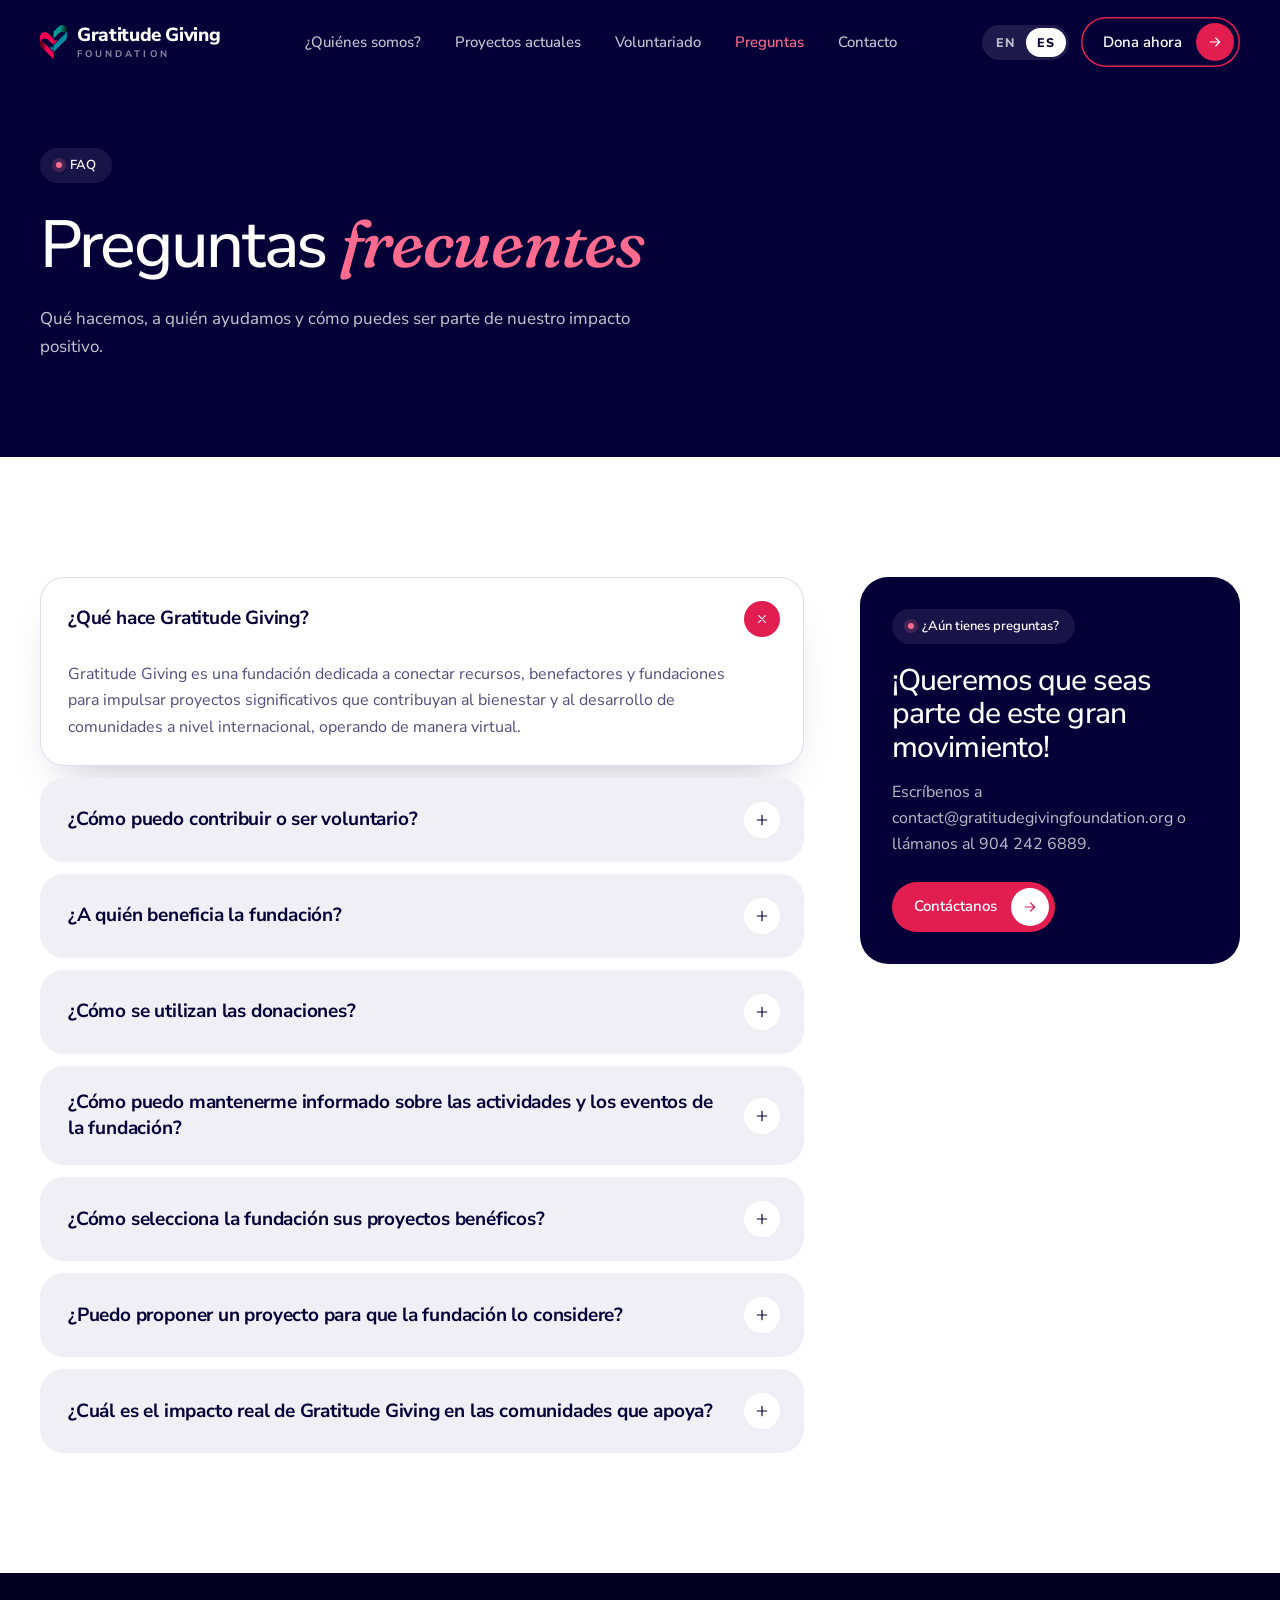
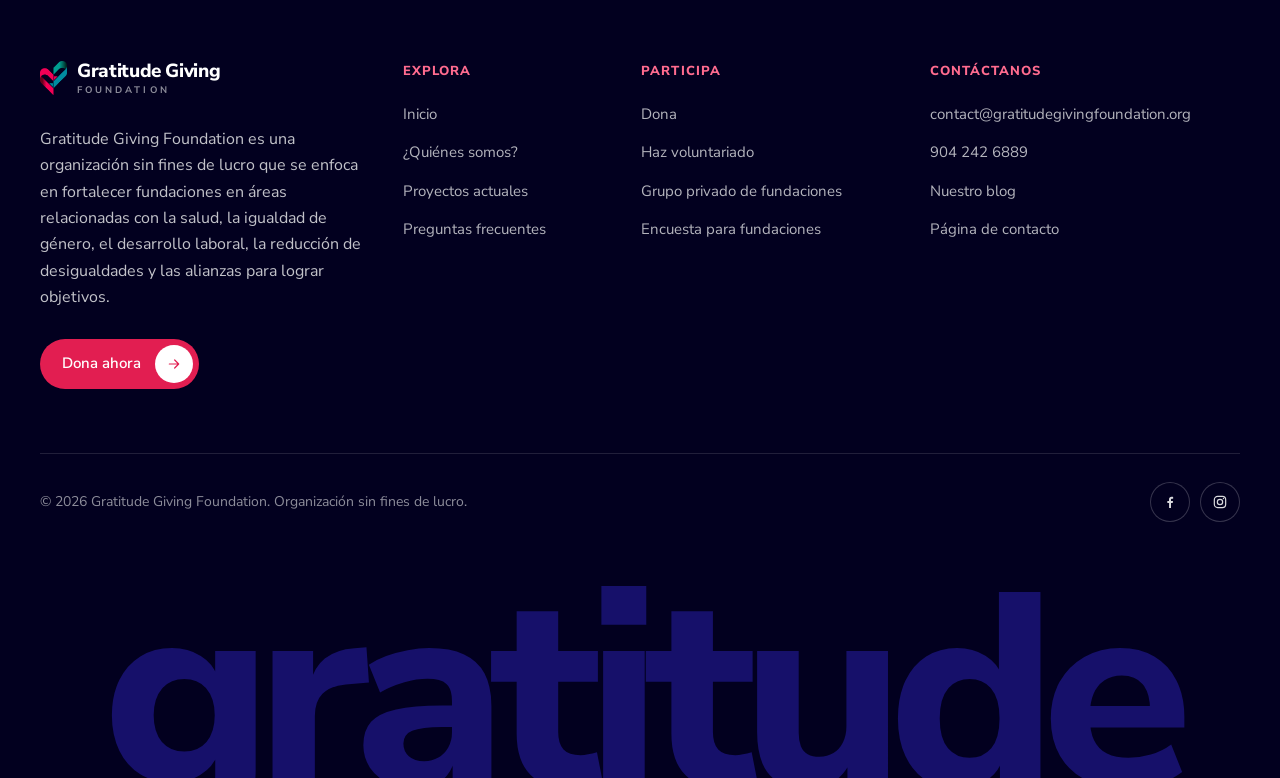
<file: es/faq.html>
<!doctype html>
<html lang="es">
<head>
<meta charset="utf-8">
<meta name="viewport" content="width=device-width, initial-scale=1, viewport-fit=cover">
<title>Preguntas frecuentes — Gratitude Giving Foundation</title>
<meta name="description" content="Respuestas a las preguntas más comunes sobre Gratitude Giving Foundation: qué hacemos, a quién beneficiamos, cómo se usan las donaciones y cómo participar.">
<meta name="theme-color" content="#040037">
<meta property="og:type" content="website">
<meta property="og:site_name" content="Gratitude Giving Foundation">
<meta property="og:locale" content="es_US">
<meta property="og:title" content="Preguntas frecuentes — Gratitude Giving Foundation">
<meta property="og:description" content="Respuestas a las preguntas más comunes sobre Gratitude Giving Foundation: qué hacemos, a quién beneficiamos, cómo se usan las donaciones y cómo participar.">
<link rel="icon" type="image/png" href="../assets/img/favicon.png">
<link rel="stylesheet" href="../assets/css/styles.css">
<script>document.documentElement.classList.add("js")</script>
</head>
<body>
<svg width="0" height="0" style="position:absolute" aria-hidden="true" focusable="false"><defs><symbol id="i-arrow" viewBox="0 0 24 24" fill="none" stroke="currentColor" stroke-width="1.8" stroke-linecap="round" stroke-linejoin="round"><path d="M5 12h14M13 6l6 6-6 6"/></symbol><symbol id="i-arrow-ur" viewBox="0 0 24 24" fill="none" stroke="currentColor" stroke-width="1.8" stroke-linecap="round" stroke-linejoin="round"><path d="M7 17 17 7M8 7h9v9"/></symbol><symbol id="i-pin" viewBox="0 0 24 24" fill="none" stroke="currentColor" stroke-width="1.8" stroke-linecap="round" stroke-linejoin="round"><path d="M12 21s-7-6.2-7-11.5A7 7 0 0 1 19 9.5C19 14.8 12 21 12 21z"/><circle cx="12" cy="9.5" r="2.5"/></symbol><symbol id="i-calendar" viewBox="0 0 24 24" fill="none" stroke="currentColor" stroke-width="1.8" stroke-linecap="round" stroke-linejoin="round"><rect x="3.5" y="5" width="17" height="15.5" rx="3"/><path d="M3.5 10h17M8 3v4M16 3v4"/></symbol><symbol id="i-users" viewBox="0 0 24 24" fill="none" stroke="currentColor" stroke-width="1.8" stroke-linecap="round" stroke-linejoin="round"><circle cx="9" cy="8" r="3.5"/><path d="M2.5 20c0-3.6 2.9-6 6.5-6s6.5 2.4 6.5 6"/><path d="M16 4.6a3.5 3.5 0 0 1 0 6.8M18 14.3c2.2.7 3.5 2.8 3.5 5.7"/></symbol><symbol id="i-mic" viewBox="0 0 24 24" fill="none" stroke="currentColor" stroke-width="1.8" stroke-linecap="round" stroke-linejoin="round"><rect x="9" y="3" width="6" height="11" rx="3"/><path d="M5.5 11a6.5 6.5 0 0 0 13 0M12 17.5V21M8.5 21h7"/></symbol><symbol id="i-mail" viewBox="0 0 24 24" fill="none" stroke="currentColor" stroke-width="1.8" stroke-linecap="round" stroke-linejoin="round"><rect x="3" y="5" width="18" height="14" rx="3"/><path d="m4 7 8 6 8-6"/></symbol><symbol id="i-phone" viewBox="0 0 24 24" fill="none" stroke="currentColor" stroke-width="1.8" stroke-linecap="round" stroke-linejoin="round"><path d="M5 4h3.5l1.8 4.5-2.3 1.4a11 11 0 0 0 6.1 6.1l1.4-2.3L20 15.5V19a2 2 0 0 1-2 2A16 16 0 0 1 3 6a2 2 0 0 1 2-2z"/></symbol><symbol id="i-facebook" viewBox="0 0 24 24" fill="none" stroke="currentColor" stroke-width="1.8" stroke-linecap="round" stroke-linejoin="round"><path fill="currentColor" stroke="none" d="M13.5 21v-7.5h2.6l.4-3h-3V8.6c0-.9.3-1.5 1.6-1.5h1.6V4.4c-.3 0-1.2-.1-2.3-.1-2.3 0-3.9 1.4-3.9 4v2.2H8v3h2.6V21h2.9z"/></symbol><symbol id="i-instagram" viewBox="0 0 24 24" fill="none" stroke="currentColor" stroke-width="1.8" stroke-linecap="round" stroke-linejoin="round"><rect x="3.5" y="3.5" width="17" height="17" rx="5"/><circle cx="12" cy="12" r="4"/><circle cx="17.2" cy="6.8" r="1" fill="currentColor" stroke="none"/></symbol><symbol id="i-menu" viewBox="0 0 24 24" fill="none" stroke="currentColor" stroke-width="1.8" stroke-linecap="round" stroke-linejoin="round"><path d="M4 7h16M4 12h16M4 17h16"/></symbol><symbol id="i-close" viewBox="0 0 24 24" fill="none" stroke="currentColor" stroke-width="1.8" stroke-linecap="round" stroke-linejoin="round"><path d="M6 6l12 12M18 6 6 18"/></symbol><symbol id="i-plus" viewBox="0 0 24 24" fill="none" stroke="currentColor" stroke-width="1.8" stroke-linecap="round" stroke-linejoin="round"><path d="M12 5v14M5 12h14"/></symbol><symbol id="i-megaphone" viewBox="0 0 24 24" fill="none" stroke="currentColor" stroke-width="1.8" stroke-linecap="round" stroke-linejoin="round"><path d="M4 10v4a1 1 0 0 0 1 1h2l5 4V5L7 9H5a1 1 0 0 0-1 1z"/><path d="M16 8.5a5 5 0 0 1 0 7M18.8 6a8.5 8.5 0 0 1 0 12"/></symbol><symbol id="i-link" viewBox="0 0 24 24" fill="none" stroke="currentColor" stroke-width="1.8" stroke-linecap="round" stroke-linejoin="round"><path d="M10 14a4.5 4.5 0 0 0 6.4 0l3-3a4.5 4.5 0 0 0-6.4-6.4l-1 1"/><path d="M14 10a4.5 4.5 0 0 0-6.4 0l-3 3a4.5 4.5 0 0 0 6.4 6.4l1-1"/></symbol><symbol id="i-cap" viewBox="0 0 24 24" fill="none" stroke="currentColor" stroke-width="1.8" stroke-linecap="round" stroke-linejoin="round"><path d="m2.5 9 9.5-4.5L21.5 9 12 13.5z"/><path d="M6.5 11v4.5c0 1.4 2.5 3 5.5 3s5.5-1.6 5.5-3V11M21.5 9v5"/></symbol><symbol id="i-clipboard" viewBox="0 0 24 24" fill="none" stroke="currentColor" stroke-width="1.8" stroke-linecap="round" stroke-linejoin="round"><rect x="5" y="4.5" width="14" height="16.5" rx="2.5"/><path d="M9 4.5V3.5h6v1M9 11h6M9 15h4"/></symbol><symbol id="i-globe" viewBox="0 0 24 24" fill="none" stroke="currentColor" stroke-width="1.8" stroke-linecap="round" stroke-linejoin="round"><circle cx="12" cy="12" r="9"/><path d="M3 12h18M12 3c2.5 2.6 3.7 5.6 3.7 9s-1.2 6.4-3.7 9c-2.5-2.6-3.7-5.6-3.7-9S9.5 5.6 12 3z"/></symbol><symbol id="i-heart" viewBox="0 0 24 24" fill="none" stroke="currentColor" stroke-width="1.8" stroke-linecap="round" stroke-linejoin="round"><path d="M12 20s-7.5-4.6-7.5-10.2A4.3 4.3 0 0 1 12 7.2a4.3 4.3 0 0 1 7.5 2.6C19.5 15.4 12 20 12 20z"/></symbol><symbol id="i-quote" viewBox="0 0 40 32"><path fill="currentColor" d="M0 32V19.2C0 8.5 5.6 1.9 15.3 0l1.9 4.3C11.6 6 8.9 9.6 8.6 14.4H16V32H0zm22.6 0V19.2C22.6 8.5 28.2 1.9 37.9 0l1.9 4.3c-5.6 1.7-8.3 5.3-8.6 10.1h7.4V32H22.6z"/></symbol></defs></svg>
<a class="skip-link" href="#main">Saltar al contenido</a>
<header class="nav">
  <div class="wrap">
    <a class="brand" href="index.html" aria-label="Gratitude Giving Foundation — inicio">
      <img src="../assets/img/heart.png" alt="" width="27" height="34">
      <span class="brand-name">Gratitude Giving<small>Foundation</small></span>
    </a>
    <nav class="nav-links" aria-label="Principal">
      <a href="about.html">¿Quiénes somos?</a>
      <a href="projects.html">Proyectos actuales</a>
      <a href="index.html#volunteer">Voluntariado</a>
      <a href="faq.html" aria-current="page">Preguntas</a>
      <a href="contact.html">Contacto</a>
    </nav>
    <div class="nav-cta">
      <div class="lang" role="group" aria-label="Idioma"><a href="../faq.html" lang="en" hreflang="en" title="View in English" aria-label="English">EN</a><span lang="es" aria-current="true">ES</span></div>
      <a class="btn btn--outline" href="https://www.paypal.com/donate/?hosted_button_id=548SL7CG4H2UJ" target="_blank" rel="noopener">Dona ahora<span class="ico"><svg class="i" aria-hidden="true"><use href="#i-arrow"/></svg></span></a>
      <button class="menu-btn" type="button" aria-expanded="false" aria-controls="mobile-menu" aria-label="Abrir menú"><svg class="i i-menu" aria-hidden="true"><use href="#i-menu"/></svg><svg class="i i-close" aria-hidden="true"><use href="#i-close"/></svg></button>
    </div>
  </div>
  <nav class="mobile-menu" id="mobile-menu" aria-label="Menú móvil">
    <a href="index.html">Inicio</a>
    <a href="about.html">¿Quiénes somos?</a>
      <a href="projects.html">Proyectos actuales</a>
      <a href="index.html#volunteer">Voluntariado</a>
      <a href="faq.html" aria-current="page">Preguntas</a>
      <a href="contact.html">Contacto</a>
    <a class="btn btn--crimson" href="https://www.paypal.com/donate/?hosted_button_id=548SL7CG4H2UJ" target="_blank" rel="noopener">Dona ahora<span class="ico"><svg class="i" aria-hidden="true"><use href="#i-arrow"/></svg></span></a>
  </nav>
</header>
<main id="main">

  <section class="page-hero">
    <div class="wrap">
      <span class="pill pill--dark" data-reveal>FAQ</span>
      <h1 class="h1" data-reveal="d1">Preguntas <span class="em">frecuentes</span></h1>
      <p data-reveal="d2">Qué hacemos, a quién ayudamos y cómo puedes ser parte de nuestro impacto positivo.</p>
    </div>
  </section>

  <section class="sec">
    <div class="wrap faq-grid">
      <div class="faq" data-reveal>
        <details open>
          <summary>¿Qué hace Gratitude Giving?<span class="faq-plus"><svg class="i" aria-hidden="true"><use href="#i-plus"/></svg></span></summary>
          <div class="faq-a"><p>Gratitude Giving es una fundación dedicada a conectar recursos, benefactores y fundaciones para impulsar proyectos significativos que contribuyan al bienestar y al desarrollo de comunidades a nivel internacional, operando de manera virtual.</p></div>
        </details>
        <details>
          <summary>¿Cómo puedo contribuir o ser voluntario?<span class="faq-plus"><svg class="i" aria-hidden="true"><use href="#i-plus"/></svg></span></summary>
          <div class="faq-a"><p>Puedes contribuir mediante <a href="https://www.paypal.com/donate/?hosted_button_id=548SL7CG4H2UJ" target="_blank" rel="noopener">donaciones</a>, <a href="https://forms.gle/Y9TBG8KcfwNpag8e8" target="_blank" rel="noopener">trabajo voluntario</a> o apoyando en eventos. Visita nuestra sección “<a href="index.html#get-involved">Participa</a>” para conocer más detalles sobre cómo ser parte de nuestro impacto positivo.</p></div>
        </details>
        <details>
          <summary>¿A quién beneficia la fundación?<span class="faq-plus"><svg class="i" aria-hidden="true"><use href="#i-plus"/></svg></span></summary>
          <div class="faq-a"><p>Nuestros programas y servicios se enfocan en beneficiar a comunidades desfavorecidas, concentrándonos en áreas como la salud, la igualdad de género, el desarrollo laboral, la educación y la reducción de desigualdades.</p></div>
        </details>
        <details>
          <summary>¿Cómo se utilizan las donaciones?<span class="faq-plus"><svg class="i" aria-hidden="true"><use href="#i-plus"/></svg></span></summary>
          <div class="faq-a"><p>Nos comprometemos a utilizar las contribuciones de manera eficiente y transparente, asegurando que cada donación contribuya directamente a nuestros objetivos benéficos.</p></div>
        </details>
        <details>
          <summary>¿Cómo puedo mantenerme informado sobre las actividades y los eventos de la fundación?<span class="faq-plus"><svg class="i" aria-hidden="true"><use href="#i-plus"/></svg></span></summary>
          <div class="faq-a"><p>Puedes mantenerte al día siguiéndonos en nuestras redes sociales (<a href="https://www.facebook.com/profile.php?id=61553736123430" target="_blank" rel="noopener">Facebook</a>) y/o en nuestro blog con recursos interesantes (<a href="https://gratitudegivingfoundation.blogspot.com" target="_blank" rel="noopener">aquí</a>). Publicamos con regularidad sobre proyectos, logros y eventos en los que participamos.</p></div>
        </details>
        <details>
          <summary>¿Cómo selecciona la fundación sus proyectos benéficos?<span class="faq-plus"><svg class="i" aria-hidden="true"><use href="#i-plus"/></svg></span></summary>
          <div class="faq-a"><p>Seleccionamos los proyectos según su alineación con nuestros pilares fundamentales y con los Objetivos de Desarrollo Sostenible (ODS), dando prioridad a las iniciativas con un impacto positivo sostenible.</p></div>
        </details>
        <details>
          <summary>¿Puedo proponer un proyecto para que la fundación lo considere?<span class="faq-plus"><svg class="i" aria-hidden="true"><use href="#i-plus"/></svg></span></summary>
          <div class="faq-a"><p>Sí, recibimos con gusto propuestas de proyectos alineadas con nuestra misión. Si tienes una propuesta, escríbenos a <a href="mailto:contact@gratitudegivingfoundation.org">contact@gratitudegivingfoundation.org</a> para conocer más sobre el proceso.</p></div>
        </details>
        <details>
          <summary>¿Cuál es el impacto real de Gratitude Giving en las comunidades que apoya?<span class="faq-plus"><svg class="i" aria-hidden="true"><use href="#i-plus"/></svg></span></summary>
          <div class="faq-a"><p>Trabajamos para generar un impacto medible y positivo en las comunidades mediante proyectos específicos. En nuestra página de <a href="projects.html">Proyectos actuales</a> compartimos testimonios y resultados tangibles.</p></div>
        </details>
      </div>

      <aside class="aside-card" data-reveal="d1">
        <span class="pill pill--dark">¿Aún tienes preguntas?</span>
        <h3>¡Queremos que seas parte de este gran movimiento!</h3>
        <p>Escríbenos a contact@gratitudegivingfoundation.org o llámanos al 904 242 6889.</p>
        <a class="btn btn--crimson" href="contact.html">Contáctanos<span class="ico"><svg class="i" aria-hidden="true"><use href="#i-arrow"/></svg></span></a>
      </aside>
    </div>
  </section>

</main>
<footer class="footer">
  <div class="wrap">
    <div class="foot-grid">
      <div class="foot-brand">
        <a class="brand" href="index.html" aria-label="Gratitude Giving Foundation — inicio">
      <img src="../assets/img/heart.png" alt="" width="27" height="34">
      <span class="brand-name">Gratitude Giving<small>Foundation</small></span>
    </a>
        <p>Gratitude Giving Foundation es una organización sin fines de lucro que se enfoca en fortalecer fundaciones en áreas relacionadas con la salud, la igualdad de género, el desarrollo laboral, la reducción de desigualdades y las alianzas para lograr objetivos.</p>
        <a class="btn btn--crimson" href="https://www.paypal.com/donate/?hosted_button_id=548SL7CG4H2UJ" target="_blank" rel="noopener">Dona ahora<span class="ico"><svg class="i" aria-hidden="true"><use href="#i-arrow"/></svg></span></a>
      </div>
      <div class="foot-col">
        <h4>Explora</h4>
        <ul>
          <li><a href="index.html">Inicio</a></li>
          <li><a href="about.html">¿Quiénes somos?</a></li>
          <li><a href="projects.html">Proyectos actuales</a></li>
          <li><a href="faq.html">Preguntas frecuentes</a></li>
        </ul>
      </div>
      <div class="foot-col">
        <h4>Participa</h4>
        <ul>
          <li><a href="https://www.paypal.com/donate/?hosted_button_id=548SL7CG4H2UJ" target="_blank" rel="noopener">Dona</a></li>
          <li><a href="https://forms.gle/Y9TBG8KcfwNpag8e8" target="_blank" rel="noopener">Haz voluntariado</a></li>
          <li><a href="https://www.facebook.com/share/g/SJaUvNi9jvcfVFg1/" target="_blank" rel="noopener">Grupo privado de fundaciones</a></li>
          <li><a href="https://docs.google.com/forms/d/e/1FAIpQLSfGZtvj_LeOwi6yWv8tR_2fav7ogoVAl5sz-33LPN9RQP3p4w/viewform" target="_blank" rel="noopener">Encuesta para fundaciones</a></li>
        </ul>
      </div>
      <div class="foot-col">
        <h4>Contáctanos</h4>
        <ul>
          <li><a href="mailto:contact@gratitudegivingfoundation.org">contact@<wbr>gratitudegivingfoundation.org</a></li>
          <li><a href="tel:+19042426889">904 242 6889</a></li>
          <li><a href="https://gratitudegivingfoundation.blogspot.com" target="_blank" rel="noopener">Nuestro blog</a></li>
          <li><a href="contact.html">Página de contacto</a></li>
        </ul>
      </div>
    </div>
    <div class="foot-bottom">
      <p>© <span data-year>2026</span> Gratitude Giving Foundation. Organización sin fines de lucro.</p>
      <div class="socials">
        <a href="https://www.facebook.com/profile.php?id=61553736123430" target="_blank" rel="noopener" aria-label="Facebook"><svg class="i" aria-hidden="true"><use href="#i-facebook"/></svg></a>
        <a href="https://www.instagram.com/p/CyM9iSHOB53/" target="_blank" rel="noopener" aria-label="Instagram"><svg class="i" aria-hidden="true"><use href="#i-instagram"/></svg></a>
      </div>
    </div>
  </div>
  <div class="wordmark" aria-hidden="true">gratitude</div>
</footer>
<script src="../assets/js/main.js" defer></script>
</body>
</html>
</file>
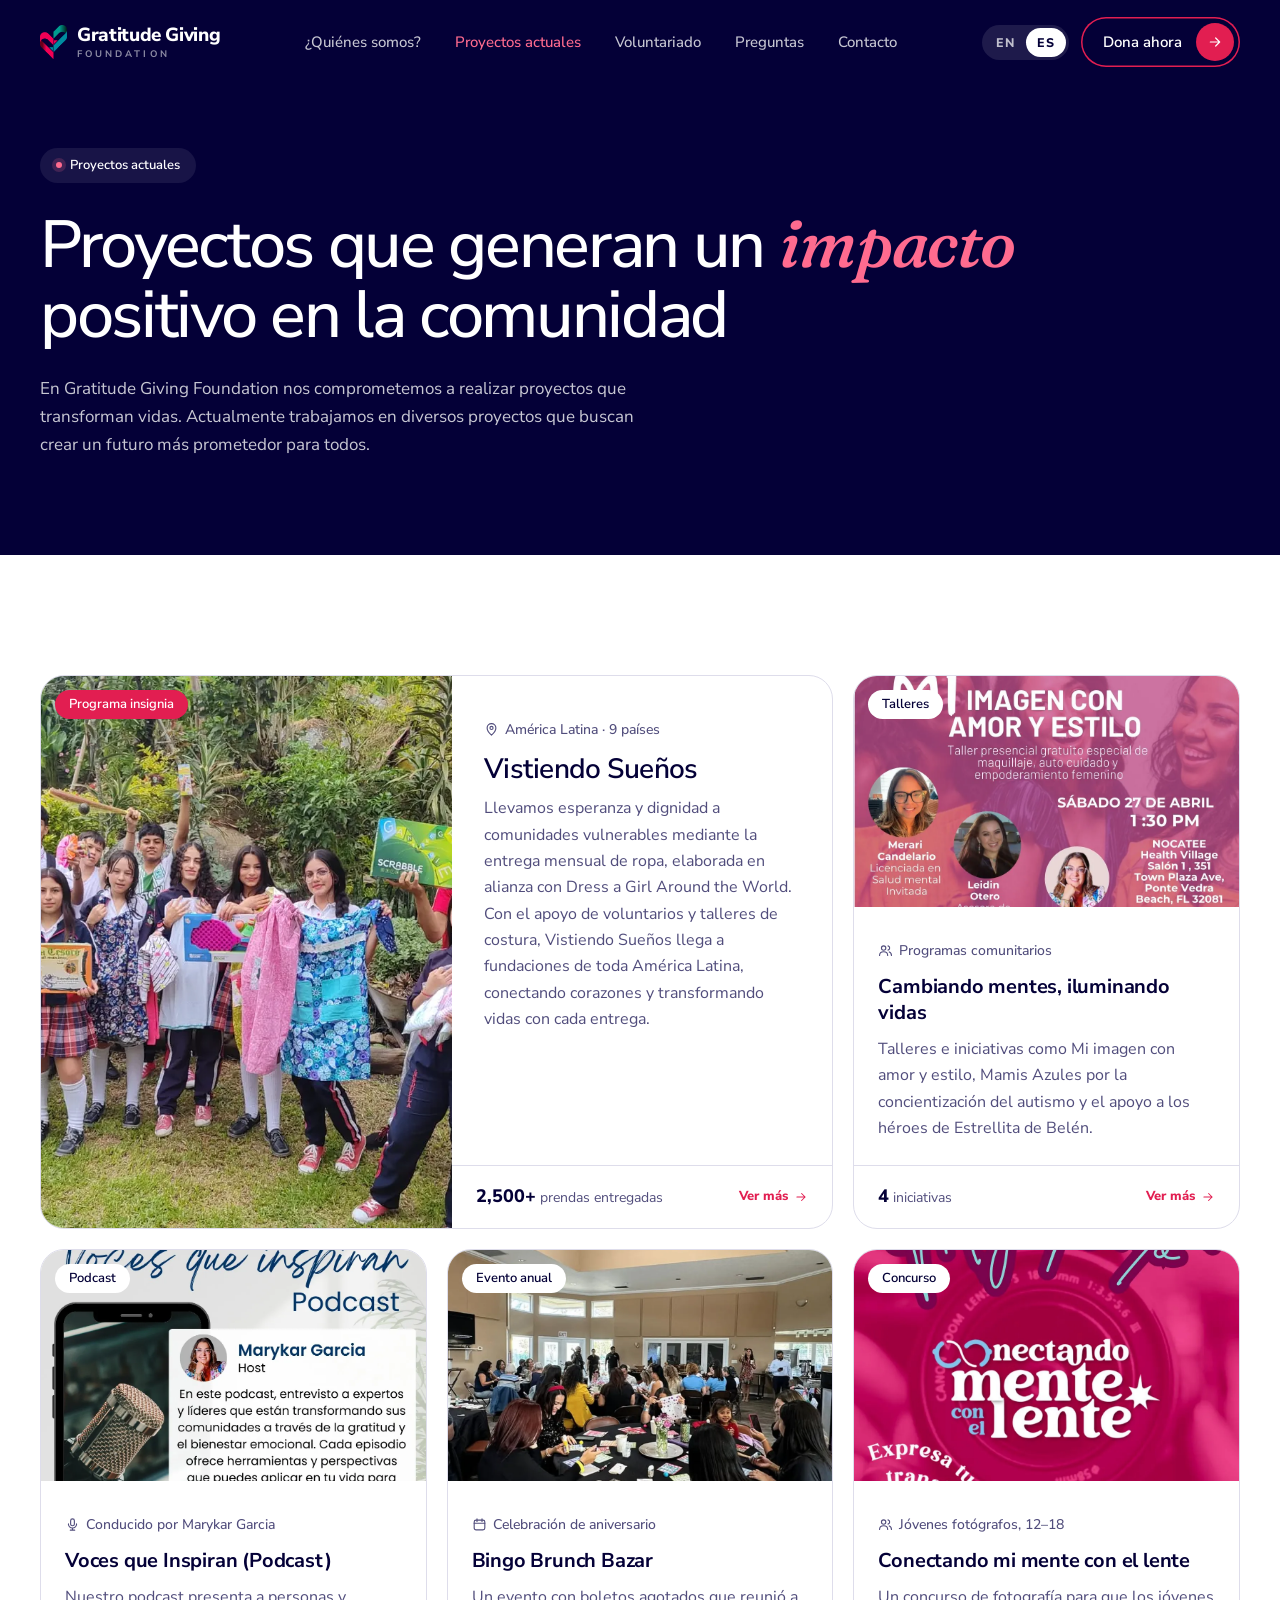
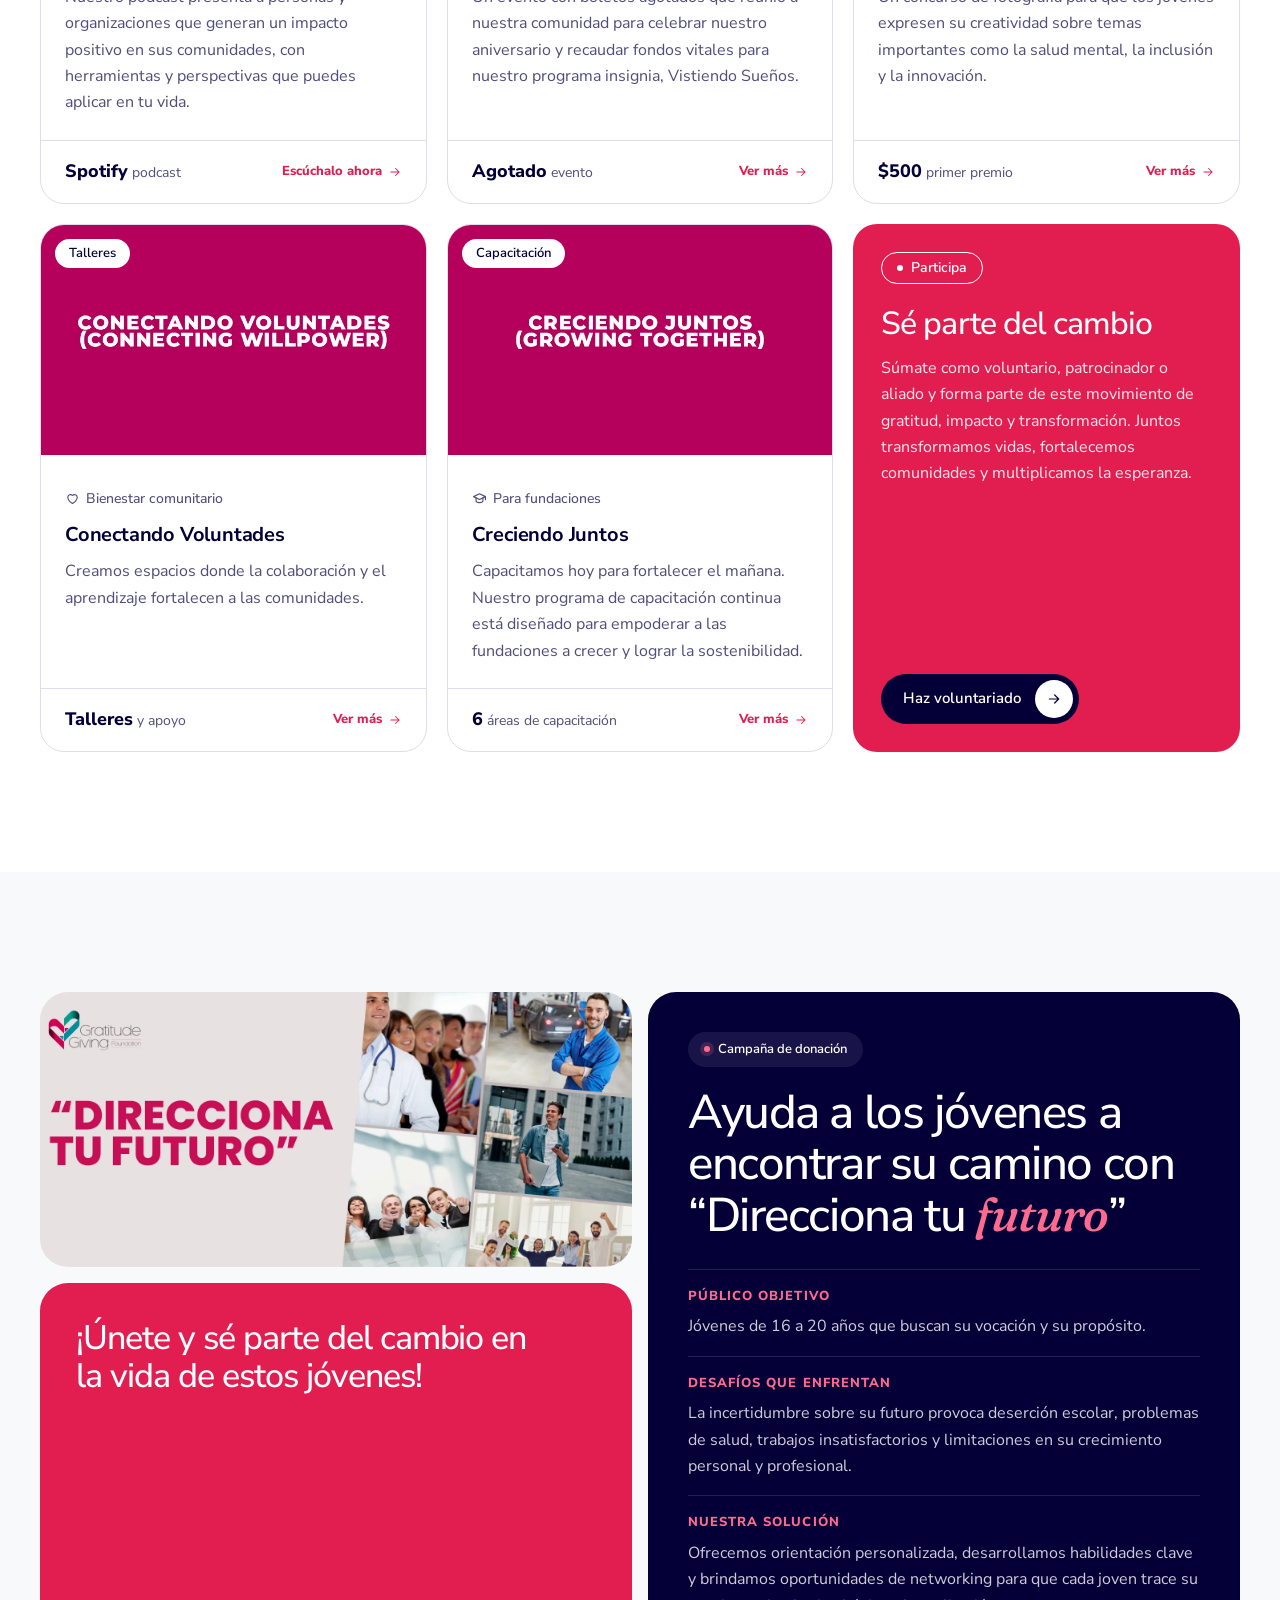
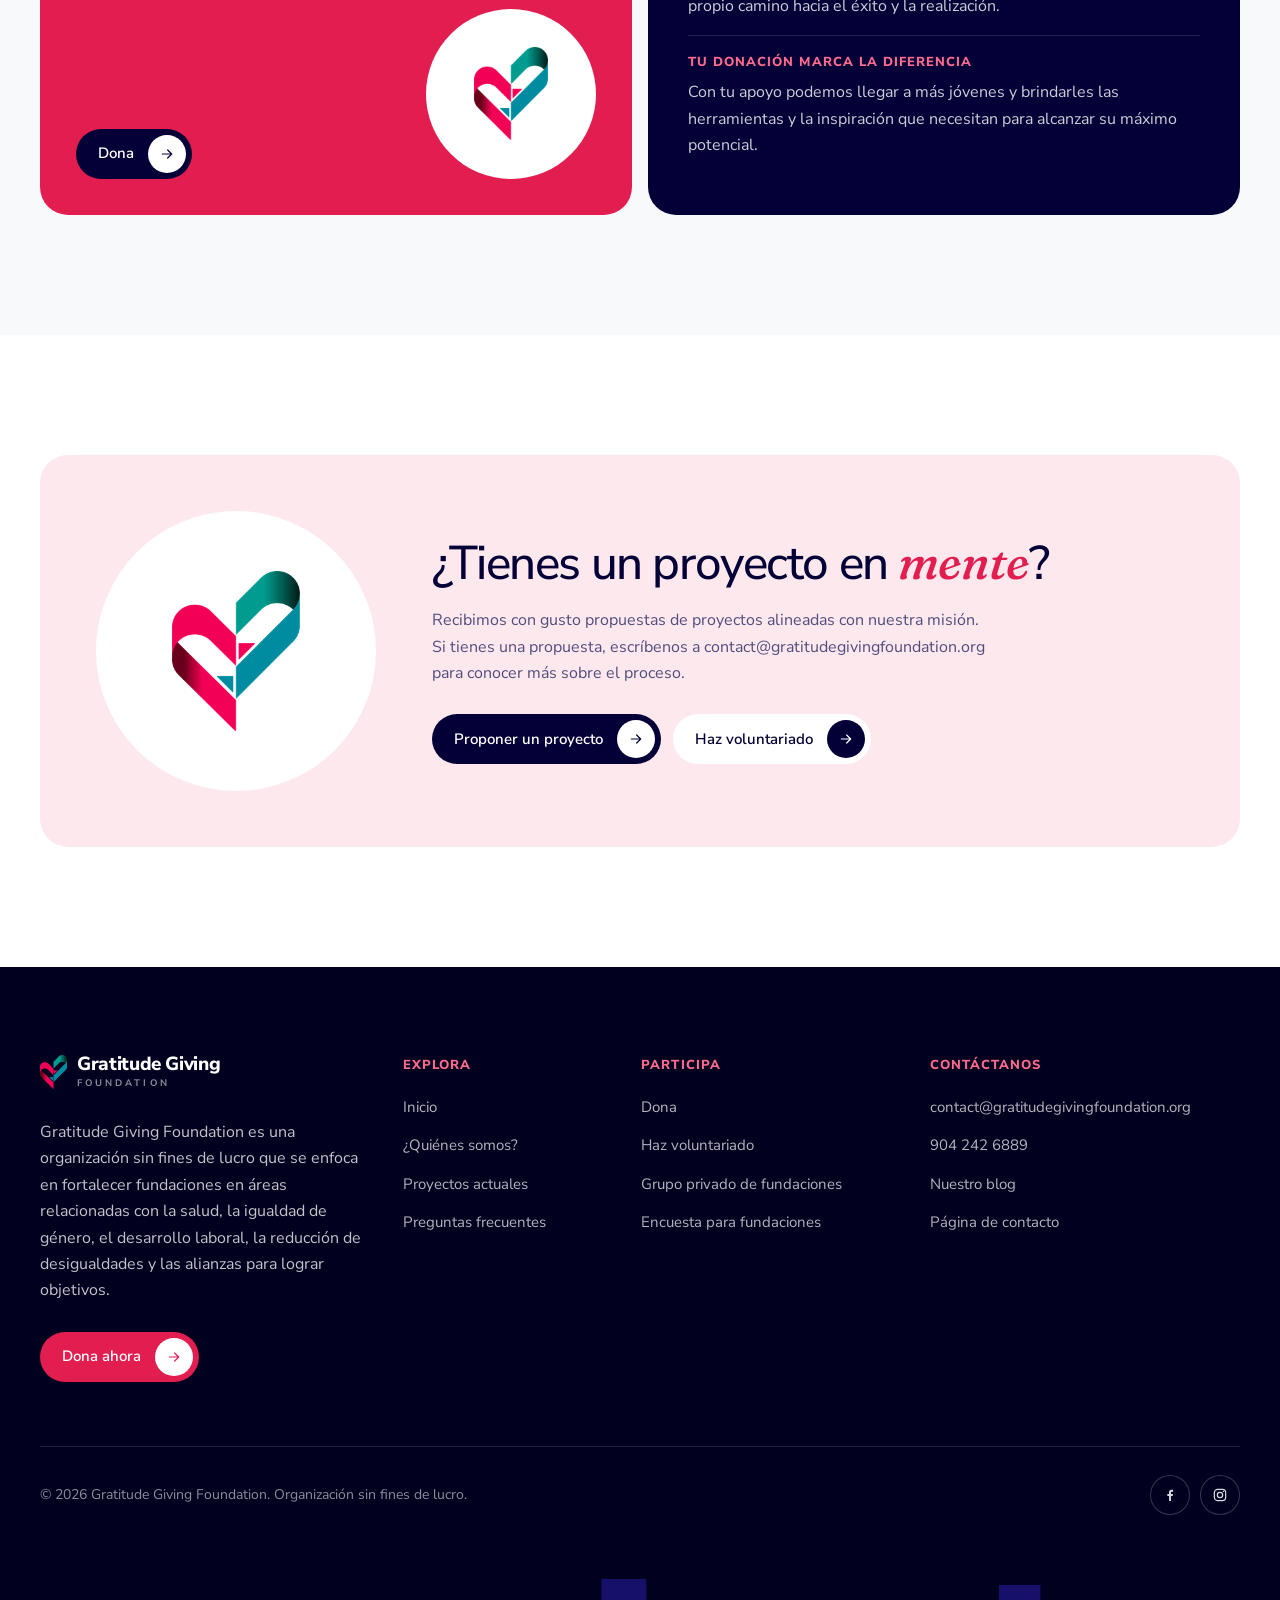
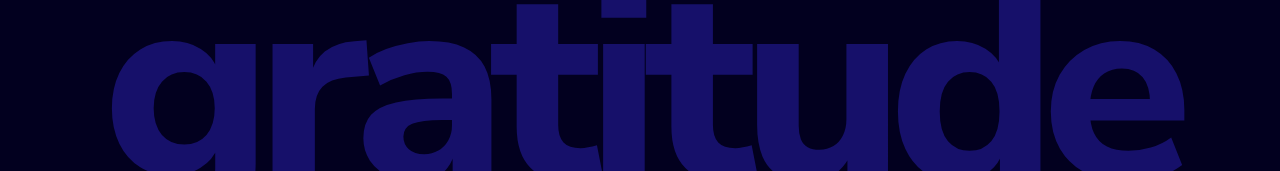
<file: es/projects.html>
<!doctype html>
<html lang="es">
<head>
<meta charset="utf-8">
<meta name="viewport" content="width=device-width, initial-scale=1, viewport-fit=cover">
<title>Proyectos actuales — Gratitude Giving Foundation</title>
<meta name="description" content="Vistiendo Sueños, Voces que Inspiran, Creciendo Juntos y más: los proyectos que Gratitude Giving Foundation realiza para generar un impacto positivo en la comunidad.">
<meta name="theme-color" content="#040037">
<meta property="og:type" content="website">
<meta property="og:site_name" content="Gratitude Giving Foundation">
<meta property="og:locale" content="es_US">
<meta property="og:title" content="Proyectos actuales — Gratitude Giving Foundation">
<meta property="og:description" content="Vistiendo Sueños, Voces que Inspiran, Creciendo Juntos y más: los proyectos que Gratitude Giving Foundation realiza para generar un impacto positivo en la comunidad.">
<link rel="icon" type="image/png" href="../assets/img/favicon.png">
<link rel="stylesheet" href="../assets/css/styles.css">
<script>document.documentElement.classList.add("js")</script>
</head>
<body>
<svg width="0" height="0" style="position:absolute" aria-hidden="true" focusable="false"><defs><symbol id="i-arrow" viewBox="0 0 24 24" fill="none" stroke="currentColor" stroke-width="1.8" stroke-linecap="round" stroke-linejoin="round"><path d="M5 12h14M13 6l6 6-6 6"/></symbol><symbol id="i-arrow-ur" viewBox="0 0 24 24" fill="none" stroke="currentColor" stroke-width="1.8" stroke-linecap="round" stroke-linejoin="round"><path d="M7 17 17 7M8 7h9v9"/></symbol><symbol id="i-pin" viewBox="0 0 24 24" fill="none" stroke="currentColor" stroke-width="1.8" stroke-linecap="round" stroke-linejoin="round"><path d="M12 21s-7-6.2-7-11.5A7 7 0 0 1 19 9.5C19 14.8 12 21 12 21z"/><circle cx="12" cy="9.5" r="2.5"/></symbol><symbol id="i-calendar" viewBox="0 0 24 24" fill="none" stroke="currentColor" stroke-width="1.8" stroke-linecap="round" stroke-linejoin="round"><rect x="3.5" y="5" width="17" height="15.5" rx="3"/><path d="M3.5 10h17M8 3v4M16 3v4"/></symbol><symbol id="i-users" viewBox="0 0 24 24" fill="none" stroke="currentColor" stroke-width="1.8" stroke-linecap="round" stroke-linejoin="round"><circle cx="9" cy="8" r="3.5"/><path d="M2.5 20c0-3.6 2.9-6 6.5-6s6.5 2.4 6.5 6"/><path d="M16 4.6a3.5 3.5 0 0 1 0 6.8M18 14.3c2.2.7 3.5 2.8 3.5 5.7"/></symbol><symbol id="i-mic" viewBox="0 0 24 24" fill="none" stroke="currentColor" stroke-width="1.8" stroke-linecap="round" stroke-linejoin="round"><rect x="9" y="3" width="6" height="11" rx="3"/><path d="M5.5 11a6.5 6.5 0 0 0 13 0M12 17.5V21M8.5 21h7"/></symbol><symbol id="i-mail" viewBox="0 0 24 24" fill="none" stroke="currentColor" stroke-width="1.8" stroke-linecap="round" stroke-linejoin="round"><rect x="3" y="5" width="18" height="14" rx="3"/><path d="m4 7 8 6 8-6"/></symbol><symbol id="i-phone" viewBox="0 0 24 24" fill="none" stroke="currentColor" stroke-width="1.8" stroke-linecap="round" stroke-linejoin="round"><path d="M5 4h3.5l1.8 4.5-2.3 1.4a11 11 0 0 0 6.1 6.1l1.4-2.3L20 15.5V19a2 2 0 0 1-2 2A16 16 0 0 1 3 6a2 2 0 0 1 2-2z"/></symbol><symbol id="i-facebook" viewBox="0 0 24 24" fill="none" stroke="currentColor" stroke-width="1.8" stroke-linecap="round" stroke-linejoin="round"><path fill="currentColor" stroke="none" d="M13.5 21v-7.5h2.6l.4-3h-3V8.6c0-.9.3-1.5 1.6-1.5h1.6V4.4c-.3 0-1.2-.1-2.3-.1-2.3 0-3.9 1.4-3.9 4v2.2H8v3h2.6V21h2.9z"/></symbol><symbol id="i-instagram" viewBox="0 0 24 24" fill="none" stroke="currentColor" stroke-width="1.8" stroke-linecap="round" stroke-linejoin="round"><rect x="3.5" y="3.5" width="17" height="17" rx="5"/><circle cx="12" cy="12" r="4"/><circle cx="17.2" cy="6.8" r="1" fill="currentColor" stroke="none"/></symbol><symbol id="i-menu" viewBox="0 0 24 24" fill="none" stroke="currentColor" stroke-width="1.8" stroke-linecap="round" stroke-linejoin="round"><path d="M4 7h16M4 12h16M4 17h16"/></symbol><symbol id="i-close" viewBox="0 0 24 24" fill="none" stroke="currentColor" stroke-width="1.8" stroke-linecap="round" stroke-linejoin="round"><path d="M6 6l12 12M18 6 6 18"/></symbol><symbol id="i-plus" viewBox="0 0 24 24" fill="none" stroke="currentColor" stroke-width="1.8" stroke-linecap="round" stroke-linejoin="round"><path d="M12 5v14M5 12h14"/></symbol><symbol id="i-megaphone" viewBox="0 0 24 24" fill="none" stroke="currentColor" stroke-width="1.8" stroke-linecap="round" stroke-linejoin="round"><path d="M4 10v4a1 1 0 0 0 1 1h2l5 4V5L7 9H5a1 1 0 0 0-1 1z"/><path d="M16 8.5a5 5 0 0 1 0 7M18.8 6a8.5 8.5 0 0 1 0 12"/></symbol><symbol id="i-link" viewBox="0 0 24 24" fill="none" stroke="currentColor" stroke-width="1.8" stroke-linecap="round" stroke-linejoin="round"><path d="M10 14a4.5 4.5 0 0 0 6.4 0l3-3a4.5 4.5 0 0 0-6.4-6.4l-1 1"/><path d="M14 10a4.5 4.5 0 0 0-6.4 0l-3 3a4.5 4.5 0 0 0 6.4 6.4l1-1"/></symbol><symbol id="i-cap" viewBox="0 0 24 24" fill="none" stroke="currentColor" stroke-width="1.8" stroke-linecap="round" stroke-linejoin="round"><path d="m2.5 9 9.5-4.5L21.5 9 12 13.5z"/><path d="M6.5 11v4.5c0 1.4 2.5 3 5.5 3s5.5-1.6 5.5-3V11M21.5 9v5"/></symbol><symbol id="i-clipboard" viewBox="0 0 24 24" fill="none" stroke="currentColor" stroke-width="1.8" stroke-linecap="round" stroke-linejoin="round"><rect x="5" y="4.5" width="14" height="16.5" rx="2.5"/><path d="M9 4.5V3.5h6v1M9 11h6M9 15h4"/></symbol><symbol id="i-globe" viewBox="0 0 24 24" fill="none" stroke="currentColor" stroke-width="1.8" stroke-linecap="round" stroke-linejoin="round"><circle cx="12" cy="12" r="9"/><path d="M3 12h18M12 3c2.5 2.6 3.7 5.6 3.7 9s-1.2 6.4-3.7 9c-2.5-2.6-3.7-5.6-3.7-9S9.5 5.6 12 3z"/></symbol><symbol id="i-heart" viewBox="0 0 24 24" fill="none" stroke="currentColor" stroke-width="1.8" stroke-linecap="round" stroke-linejoin="round"><path d="M12 20s-7.5-4.6-7.5-10.2A4.3 4.3 0 0 1 12 7.2a4.3 4.3 0 0 1 7.5 2.6C19.5 15.4 12 20 12 20z"/></symbol><symbol id="i-quote" viewBox="0 0 40 32"><path fill="currentColor" d="M0 32V19.2C0 8.5 5.6 1.9 15.3 0l1.9 4.3C11.6 6 8.9 9.6 8.6 14.4H16V32H0zm22.6 0V19.2C22.6 8.5 28.2 1.9 37.9 0l1.9 4.3c-5.6 1.7-8.3 5.3-8.6 10.1h7.4V32H22.6z"/></symbol></defs></svg>
<a class="skip-link" href="#main">Saltar al contenido</a>
<header class="nav">
  <div class="wrap">
    <a class="brand" href="index.html" aria-label="Gratitude Giving Foundation — inicio">
      <img src="../assets/img/heart.png" alt="" width="27" height="34">
      <span class="brand-name">Gratitude Giving<small>Foundation</small></span>
    </a>
    <nav class="nav-links" aria-label="Principal">
      <a href="about.html">¿Quiénes somos?</a>
      <a href="projects.html" aria-current="page">Proyectos actuales</a>
      <a href="index.html#volunteer">Voluntariado</a>
      <a href="faq.html">Preguntas</a>
      <a href="contact.html">Contacto</a>
    </nav>
    <div class="nav-cta">
      <div class="lang" role="group" aria-label="Idioma"><a href="../projects.html" lang="en" hreflang="en" title="View in English" aria-label="English">EN</a><span lang="es" aria-current="true">ES</span></div>
      <a class="btn btn--outline" href="https://www.paypal.com/donate/?hosted_button_id=548SL7CG4H2UJ" target="_blank" rel="noopener">Dona ahora<span class="ico"><svg class="i" aria-hidden="true"><use href="#i-arrow"/></svg></span></a>
      <button class="menu-btn" type="button" aria-expanded="false" aria-controls="mobile-menu" aria-label="Abrir menú"><svg class="i i-menu" aria-hidden="true"><use href="#i-menu"/></svg><svg class="i i-close" aria-hidden="true"><use href="#i-close"/></svg></button>
    </div>
  </div>
  <nav class="mobile-menu" id="mobile-menu" aria-label="Menú móvil">
    <a href="index.html">Inicio</a>
    <a href="about.html">¿Quiénes somos?</a>
      <a href="projects.html" aria-current="page">Proyectos actuales</a>
      <a href="index.html#volunteer">Voluntariado</a>
      <a href="faq.html">Preguntas</a>
      <a href="contact.html">Contacto</a>
    <a class="btn btn--crimson" href="https://www.paypal.com/donate/?hosted_button_id=548SL7CG4H2UJ" target="_blank" rel="noopener">Dona ahora<span class="ico"><svg class="i" aria-hidden="true"><use href="#i-arrow"/></svg></span></a>
  </nav>
</header>
<main id="main">

  <section class="page-hero">
    <div class="wrap">
      <span class="pill pill--dark" data-reveal>Proyectos actuales</span>
      <h1 class="h1" data-reveal="d1">Proyectos que generan un <span class="em">impacto</span> positivo en la comunidad</h1>
      <p data-reveal="d2">En Gratitude Giving Foundation nos comprometemos a realizar proyectos que transforman vidas. Actualmente trabajamos en diversos proyectos que buscan crear un futuro más prometedor para todos.</p>
    </div>
  </section>

  <section class="sec">
    <div class="wrap">
      <div class="cards">
        <a class="card card--wide" href="#p-vistiendo" data-dialog="p-vistiendo" data-reveal>
          <div class="card-media"><img src="../assets/img/vistiendo.webp" alt="Niñas y niños con vestidos nuevos de Vistiendo Sueños" loading="lazy"><span class="tag tag--accent">Programa insignia</span></div>
          <div class="card-body">
            <p class="card-meta"><svg class="i" aria-hidden="true"><use href="#i-pin"/></svg> América Latina · 9 países</p>
            <h3>Vistiendo Sueños</h3>
            <p>Llevamos esperanza y dignidad a comunidades vulnerables mediante la entrega mensual de ropa, elaborada en alianza con Dress a Girl Around the World. Con el apoyo de voluntarios y talleres de costura, Vistiendo Sueños llega a fundaciones de toda América Latina, conectando corazones y transformando vidas con cada entrega.</p>
          </div>
          <div class="card-foot"><span><b>2,500+</b><small>prendas entregadas</small></span><span class="go">Ver más <svg class="i" aria-hidden="true"><use href="#i-arrow"/></svg></span></div>
        </a>
        <a class="card" href="#p-cambiando" data-dialog="p-cambiando" data-reveal="d1">
          <div class="card-media"><img src="../assets/img/cambiando.webp" alt="Volante del taller Mi imagen con amor y estilo" loading="lazy" style="object-position:center 20%"><span class="tag">Talleres</span></div>
          <div class="card-body">
            <p class="card-meta"><svg class="i" aria-hidden="true"><use href="#i-users"/></svg> Programas comunitarios</p>
            <h3>Cambiando mentes, iluminando vidas</h3>
            <p>Talleres e iniciativas como Mi imagen con amor y estilo, Mamis Azules por la concientización del autismo y el apoyo a los héroes de Estrellita de Belén.</p>
          </div>
          <div class="card-foot"><span><b>4</b><small>iniciativas</small></span><span class="go">Ver más <svg class="i" aria-hidden="true"><use href="#i-arrow"/></svg></span></div>
        </a>
        <a class="card" href="https://podcasters.spotify.com/pod/show/el-arte-de-agradecer/episodes/Proposito-de-Vida-e2j1njt" target="_blank" rel="noopener" data-reveal="d2">
          <div class="card-media"><img src="../assets/img/podcast.webp" alt="Portada del podcast Voces que inspiran" loading="lazy" style="object-position:center 30%"><span class="tag">Podcast</span></div>
          <div class="card-body">
            <p class="card-meta"><svg class="i" aria-hidden="true"><use href="#i-mic"/></svg> Conducido por Marykar Garcia</p>
            <h3>Voces que Inspiran (Podcast)</h3>
            <p>Nuestro podcast presenta a personas y organizaciones que generan un impacto positivo en sus comunidades, con herramientas y perspectivas que puedes aplicar en tu vida.</p>
          </div>
          <div class="card-foot"><span><b>Spotify</b><small>podcast</small></span><span class="go">Escúchalo ahora <svg class="i" aria-hidden="true"><use href="#i-arrow"/></svg></span></div>
        </a>
        <a class="card" href="#p-bingo" data-dialog="p-bingo" data-reveal>
          <div class="card-media"><img src="../assets/img/bingo.webp" alt="Invitados en el Bingo Brunch Bazar" loading="lazy"><span class="tag">Evento anual</span></div>
          <div class="card-body">
            <p class="card-meta"><svg class="i" aria-hidden="true"><use href="#i-calendar"/></svg> Celebración de aniversario</p>
            <h3>Bingo Brunch Bazar</h3>
            <p>Un evento con boletos agotados que reunió a nuestra comunidad para celebrar nuestro aniversario y recaudar fondos vitales para nuestro programa insignia, Vistiendo Sueños.</p>
          </div>
          <div class="card-foot"><span><b>Agotado</b><small>evento</small></span><span class="go">Ver más <svg class="i" aria-hidden="true"><use href="#i-arrow"/></svg></span></div>
        </a>
        <a class="card" href="#p-lens" data-dialog="p-lens" data-reveal="d1">
          <div class="card-media"><img src="../assets/img/lens.webp" alt="Arte del concurso Conectando mi mente con el lente" loading="lazy"><span class="tag">Concurso</span></div>
          <div class="card-body">
            <p class="card-meta"><svg class="i" aria-hidden="true"><use href="#i-users"/></svg> Jóvenes fotógrafos, 12–18</p>
            <h3>Conectando mi mente con el lente</h3>
            <p>Un concurso de fotografía para que los jóvenes expresen su creatividad sobre temas importantes como la salud mental, la inclusión y la innovación.</p>
          </div>
          <div class="card-foot"><span><b>$500</b><small>primer premio</small></span><span class="go">Ver más <svg class="i" aria-hidden="true"><use href="#i-arrow"/></svg></span></div>
        </a>
        <a class="card" href="#p-voluntades" data-dialog="p-voluntades" data-reveal="d2">
          <div class="card-media"><img src="../assets/img/voluntades.webp" alt="Conectando Voluntades" loading="lazy"><span class="tag">Talleres</span></div>
          <div class="card-body">
            <p class="card-meta"><svg class="i" aria-hidden="true"><use href="#i-heart"/></svg> Bienestar comunitario</p>
            <h3>Conectando Voluntades</h3>
            <p>Creamos espacios donde la colaboración y el aprendizaje fortalecen a las comunidades.</p>
          </div>
          <div class="card-foot"><span><b>Talleres</b><small>y apoyo</small></span><span class="go">Ver más <svg class="i" aria-hidden="true"><use href="#i-arrow"/></svg></span></div>
        </a>
        <a class="card" href="#p-creciendo" data-dialog="p-creciendo" data-reveal>
          <div class="card-media"><img src="../assets/img/creciendo.webp" alt="Creciendo Juntos" loading="lazy"><span class="tag">Capacitación</span></div>
          <div class="card-body">
            <p class="card-meta"><svg class="i" aria-hidden="true"><use href="#i-cap"/></svg> Para fundaciones</p>
            <h3>Creciendo Juntos</h3>
            <p>Capacitamos hoy para fortalecer el mañana. Nuestro programa de capacitación continua está diseñado para empoderar a las fundaciones a crecer y lograr la sostenibilidad.</p>
          </div>
          <div class="card-foot"><span><b>6</b><small>áreas de capacitación</small></span><span class="go">Ver más <svg class="i" aria-hidden="true"><use href="#i-arrow"/></svg></span></div>
        </a>
        <a class="card card--cta" href="https://forms.gle/Y9TBG8KcfwNpag8e8" target="_blank" rel="noopener" data-reveal="d1">
          <div>
            <span class="pill pill--white">Participa</span>
            <h3>Sé parte del cambio</h3>
            <p>Súmate como voluntario, patrocinador o aliado y forma parte de este movimiento de gratitud, impacto y transformación. Juntos transformamos vidas, fortalecemos comunidades y multiplicamos la esperanza.</p>
          </div>
          <span class="btn btn--dark">Haz voluntariado<span class="ico"><svg class="i" aria-hidden="true"><use href="#i-arrow"/></svg></span></span>
        </a>
      </div>
    </div>
  </section>

  <!-- Direcciona tu futuro -->
  <section class="sec sec--soft" id="direction">
    <div class="wrap feature">
      <div class="feature-side" data-reveal>
        <div class="feature-media"><img src="../assets/img/direcciona.webp" alt="Direcciona tu futuro: programa de orientación para jóvenes" loading="lazy"></div>
        <div class="feature-note">
          <h3>¡Únete y sé parte del cambio en la vida de estos jóvenes!</h3>
          <div class="split-foot">
            <a class="btn btn--dark" href="https://www.paypal.com/donate/?hosted_button_id=548SL7CG4H2UJ" target="_blank" rel="noopener">Dona<span class="ico"><svg class="i" aria-hidden="true"><use href="#i-arrow"/></svg></span></a>
            <div class="split-circle"><img src="../assets/img/heart.png" alt="" loading="lazy"></div>
          </div>
        </div>
      </div>
      <div class="feature-card" data-reveal="d1">
        <span class="pill pill--dark">Campaña de donación</span>
        <h2 class="h2">Ayuda a los jóvenes a encontrar su camino con “Direcciona tu <span class="em">futuro</span>”</h2>
        <ul class="feature-list">
          <li><b>Público objetivo</b><p>Jóvenes de 16 a 20 años que buscan su vocación y su propósito.</p></li>
          <li><b>Desafíos que enfrentan</b><p>La incertidumbre sobre su futuro provoca deserción escolar, problemas de salud, trabajos insatisfactorios y limitaciones en su crecimiento personal y profesional.</p></li>
          <li><b>Nuestra solución</b><p>Ofrecemos orientación personalizada, desarrollamos habilidades clave y brindamos oportunidades de networking para que cada joven trace su propio camino hacia el éxito y la realización.</p></li>
          <li><b>Tu donación marca la diferencia</b><p>Con tu apoyo podemos llegar a más jóvenes y brindarles las herramientas y la inspiración que necesitan para alcanzar su máximo potencial.</p></li>
        </ul>
      </div>
    </div>
  </section>

  <!-- CTA -->
  <section class="cta-wrap">
    <div class="wrap">
      <div class="cta" data-reveal>
        <div class="cta-circle"><img src="../assets/img/heart.png" alt="" loading="lazy"></div>
        <div>
          <h2 class="h2">¿Tienes un proyecto en <span class="em">mente</span>?</h2>
          <p>Recibimos con gusto propuestas de proyectos alineadas con nuestra misión. Si tienes una propuesta, escríbenos a contact@gratitudegivingfoundation.org para conocer más sobre el proceso.</p>
          <div class="btn-row">
            <a class="btn btn--dark" href="mailto:contact@gratitudegivingfoundation.org?subject=Propuesta%20de%20proyecto">Proponer un proyecto<span class="ico"><svg class="i" aria-hidden="true"><use href="#i-arrow"/></svg></span></a>
            <a class="btn btn--light" href="https://forms.gle/Y9TBG8KcfwNpag8e8" target="_blank" rel="noopener">Haz voluntariado<span class="ico"><svg class="i" aria-hidden="true"><use href="#i-arrow"/></svg></span></a>
          </div>
        </div>
      </div>
    </div>
  </section>

</main>

<!-- Project details -->
<dialog class="modal" id="p-vistiendo" aria-labelledby="p-vistiendo-t">
  <button class="modal-close" type="button" data-close aria-label="Cerrar"><svg class="i" aria-hidden="true"><use href="#i-close"/></svg></button>
  <div class="modal-inner">
    <div class="modal-media">
      <img src="../assets/img/vistiendo.webp" alt="Niñas y niños con vestidos nuevos" loading="lazy">
      <img src="../assets/img/vistiendo-2.webp" alt="Voluntariado con ropa donada" loading="lazy">
    </div>
    <span class="pill">Programa insignia</span>
    <h2 class="h3" id="p-vistiendo-t">Vistiendo Sueños</h2>
    <div class="modal-body">
      <p>¡Acompáñanos a seguir difundiendo amor y compasión, haciendo del mundo un lugar mejor, una prenda a la vez!</p>
      <p>Llevamos esperanza y dignidad a comunidades vulnerables mediante la entrega mensual de ropa, elaborada en alianza con <strong>Dress a Girl Around the World</strong>, que crea hermosos vestidos llenos de cuidado y cariño. Con el apoyo de voluntarios y talleres de costura, Vistiendo Sueños llega a fundaciones de toda América Latina, conectando corazones y transformando vidas con cada entrega.</p>
      <p>Vistiendo Sueños ha llegado a <strong>9 países</strong> y ha entregado más de <strong>2,500 prendas de ropa</strong> a más de <strong>1,600 niñas y niños</strong>. Entre las fundaciones que hemos alcanzado están:</p>
      <ul>
        <li>Educar para no migrar — Guatemala</li>
        <li>Fundación Germen de Paz — Colombia</li>
        <li>Casa Hogar del niño de Acapulco — México</li>
        <li>Estrellita de Belén — Venezuela</li>
        <li>Brasil</li>
        <li>A grain of joy — Cuba, Venezuela, Colombia</li>
        <li>MORE Latinoamérica / Casa del Pobre del Divino Niño Jesús — República Dominicana</li>
      </ul>
    </div>
    <div class="btn-row">
      <a class="btn btn--crimson" href="https://www.paypal.com/donate/?hosted_button_id=548SL7CG4H2UJ" target="_blank" rel="noopener">Dona ahora<span class="ico"><svg class="i" aria-hidden="true"><use href="#i-arrow"/></svg></span></a>
      <a class="link-arrow" href="https://forms.gle/Y9TBG8KcfwNpag8e8" target="_blank" rel="noopener">Haz voluntariado <svg class="i" aria-hidden="true"><use href="#i-arrow"/></svg></a>
    </div>
  </div>
</dialog>

<dialog class="modal" id="p-cambiando" aria-labelledby="p-cambiando-t">
  <button class="modal-close" type="button" data-close aria-label="Cerrar"><svg class="i" aria-hidden="true"><use href="#i-close"/></svg></button>
  <div class="modal-inner">
    <div class="modal-media one"><img src="../assets/img/cambiando.webp" alt="Volante del taller Mi imagen con amor y estilo" loading="lazy" style="object-position:center 20%"></div>
    <span class="pill">Programas comunitarios</span>
    <h2 class="h3" id="p-cambiando-t">Cambiando mentes, iluminando vidas</h2>
    <div class="modal-body">
      <p>Iniciativas que cambian mentes e iluminan vidas en nuestra comunidad:</p>
      <ul>
        <li>Mi imagen con amor y estilo</li>
        <li>Mamis Azules por la concientización del autismo</li>
        <li>Taller aprende cómo cuidarte para cuidar</li>
        <li>Apoyo a los héroes de la Fundación Estrellita de Belén</li>
      </ul>
    </div>
    <div class="btn-row">
      <a class="btn btn--dark" href="contact.html">Pregúntanos por estos talleres<span class="ico"><svg class="i" aria-hidden="true"><use href="#i-arrow"/></svg></span></a>
    </div>
  </div>
</dialog>

<dialog class="modal" id="p-bingo" aria-labelledby="p-bingo-t">
  <button class="modal-close" type="button" data-close aria-label="Cerrar"><svg class="i" aria-hidden="true"><use href="#i-close"/></svg></button>
  <div class="modal-inner">
    <div class="modal-media">
      <img src="../assets/img/bingo.webp" alt="Invitados en el Bingo Brunch Bazar" loading="lazy">
      <img src="../assets/img/bingo-2.webp" alt="Evento Bingo Brunch Bazar" loading="lazy">
      <img src="../assets/img/bingo-3.webp" alt="Mesas del Bingo Brunch Bazar" loading="lazy">
    </div>
    <span class="pill">Evento anual</span>
    <h2 class="h3" id="p-bingo-t">Bingo Brunch Bazar</h2>
    <div class="modal-body">
      <p>Nos llena de alegría compartir el increíble éxito de nuestro “Brunch, Bingo &amp; Bazar” anual, un evento con boletos agotados que reunió a nuestra comunidad para celebrar el aniversario de Gratitude Giving Foundation y recaudar fondos vitales para nuestro programa insignia, Vistiendo Sueños.</p>
      <p>Este año, con el apoyo incondicional de nuestros aliados y donantes, Vistiendo Sueños llegó a 9 países y entregó más de 2,500 prendas de ropa a más de 1,600 niñas y niños, llevando esperanza, dignidad y alegría a comunidades que lo necesitan.</p>
      <p>El evento contó con la presencia del miembro del Concejo Municipal Raul Arias, del Distrito 11, cuyo apoyo destacó la importancia de las iniciativas impulsadas por la comunidad. También tuvimos el honor de recibir a Cindy, de Dress a Girl Around the World, organización aliada fundamental para hacer realidad Vistiendo Sueños. Los medios locales nos acompañaron para amplificar este logro y mostrar el poder de la colaboración y el propósito.</p>
      <p>Este evento anual se ha convertido en una piedra angular de Gratitude Giving Foundation. Te invitamos a unirte: súmate como voluntario, patrocinador o aliado y forma parte de este movimiento de gratitud, impacto y transformación. Juntos transformamos vidas, fortalecemos comunidades y multiplicamos la esperanza.</p>
    </div>
    <div class="btn-row">
      <a class="btn btn--crimson" href="https://www.paypal.com/donate/?hosted_button_id=548SL7CG4H2UJ" target="_blank" rel="noopener">Apoya la causa<span class="ico"><svg class="i" aria-hidden="true"><use href="#i-arrow"/></svg></span></a>
      <a class="link-arrow" href="https://forms.gle/Y9TBG8KcfwNpag8e8" target="_blank" rel="noopener">Haz voluntariado <svg class="i" aria-hidden="true"><use href="#i-arrow"/></svg></a>
    </div>
  </div>
</dialog>

<dialog class="modal" id="p-lens" aria-labelledby="p-lens-t">
  <button class="modal-close" type="button" data-close aria-label="Cerrar"><svg class="i" aria-hidden="true"><use href="#i-close"/></svg></button>
  <div class="modal-inner">
    <div class="modal-media one"><img src="../assets/img/lens.webp" alt="Arte del concurso Conectando mi mente con el lente" loading="lazy"></div>
    <span class="pill">Concurso de fotografía</span>
    <h2 class="h3" id="p-lens-t">Conectando mi mente con el lente</h2>
    <div class="modal-body">
      <p>El concurso Conectando mi mente con el lente es una emocionante oportunidad para que los jóvenes fotógrafos expresen su creatividad sobre temas importantes como la salud mental, la inclusión y la innovación.</p>
      <p><strong>Categorías:</strong> Junior (12–15 años) y Senior (16–18 años).</p>
      <p><strong>Fechas:</strong> Inicio: 23 de abril de 2025 · Cierre: 21 de agosto de 2025.</p>
      <p><strong>Premios:</strong> Primer lugar $500 USD · Segundo lugar $250 USD · Tercer lugar $100 USD.</p>
      <p><strong>Cómo participar:</strong> Envía tu fotografía junto con una descripción de 150 palabras que explique cómo se conecta con uno de los siguientes temas:</p>
      <ul>
        <li>Salud mental saludable</li>
        <li>Innovación y tecnología</li>
        <li>Diversidad e inclusión</li>
        <li>Sostenibilidad: el medio ambiente y tu salud</li>
      </ul>
      <p>Esto no es solo un concurso: es una oportunidad de generar un impacto real con tu creatividad. Para más información, escribe a <a href="mailto:conecta.mente2025@gmail.com">conecta.mente2025@gmail.com</a>.</p>
    </div>
  </div>
</dialog>

<dialog class="modal" id="p-voluntades" aria-labelledby="p-voluntades-t">
  <button class="modal-close" type="button" data-close aria-label="Cerrar"><svg class="i" aria-hidden="true"><use href="#i-close"/></svg></button>
  <div class="modal-inner">
    <span class="pill">Talleres</span>
    <h2 class="h3" id="p-voluntades-t">Conectando Voluntades</h2>
    <div class="modal-body">
      <p>Creamos espacios donde la colaboración y el aprendizaje fortalecen a las comunidades. Este programa incluye:</p>
      <ul>
        <li><strong>Talleres:</strong> sesiones educativas y de apoyo que abordan temas clave como el cuidado emocional, el liderazgo comunitario y el bienestar social.</li>
      </ul>
    </div>
    <div class="btn-row">
      <a class="btn btn--dark" href="https://forms.gle/Y9TBG8KcfwNpag8e8" target="_blank" rel="noopener">Participa<span class="ico"><svg class="i" aria-hidden="true"><use href="#i-arrow"/></svg></span></a>
    </div>
  </div>
</dialog>

<dialog class="modal" id="p-creciendo" aria-labelledby="p-creciendo-t">
  <button class="modal-close" type="button" data-close aria-label="Cerrar"><svg class="i" aria-hidden="true"><use href="#i-close"/></svg></button>
  <div class="modal-inner">
    <span class="pill">Capacitación continua</span>
    <h2 class="h3" id="p-creciendo-t">Creciendo Juntos</h2>
    <div class="modal-body">
      <p><strong>Capacitamos hoy para fortalecer el mañana.</strong> Creciendo Juntos es nuestro programa de capacitación continua diseñado para empoderar a las fundaciones a crecer y lograr la sostenibilidad.</p>
      <p>El programa inicia con el Foro Internacional de Sustentabilidad y Sostenibilidad, un evento innovador donde expertos y líderes comparten soluciones clave para el crecimiento sostenible. A través de capacitaciones en línea, brindamos conocimientos prácticos en áreas esenciales, entre ellas:</p>
      <ul>
        <li>Finanzas</li>
        <li>Alianzas estratégicas</li>
        <li>Gestión de voluntarios</li>
        <li>Innovación</li>
        <li>Planeación estratégica</li>
        <li>Recaudación de fondos</li>
      </ul>
      <p>Nuestro objetivo es guiar a las fundaciones con herramientas y estrategias colaborativas que las ayuden a alcanzar todo su potencial y a ampliar su impacto.</p>
    </div>
    <div class="btn-row">
      <a class="btn btn--dark" href="https://www.facebook.com/share/g/SJaUvNi9jvcfVFg1/" target="_blank" rel="noopener">Únete al grupo de fundaciones<span class="ico"><svg class="i" aria-hidden="true"><use href="#i-arrow"/></svg></span></a>
    </div>
  </div>
</dialog>
<footer class="footer">
  <div class="wrap">
    <div class="foot-grid">
      <div class="foot-brand">
        <a class="brand" href="index.html" aria-label="Gratitude Giving Foundation — inicio">
      <img src="../assets/img/heart.png" alt="" width="27" height="34">
      <span class="brand-name">Gratitude Giving<small>Foundation</small></span>
    </a>
        <p>Gratitude Giving Foundation es una organización sin fines de lucro que se enfoca en fortalecer fundaciones en áreas relacionadas con la salud, la igualdad de género, el desarrollo laboral, la reducción de desigualdades y las alianzas para lograr objetivos.</p>
        <a class="btn btn--crimson" href="https://www.paypal.com/donate/?hosted_button_id=548SL7CG4H2UJ" target="_blank" rel="noopener">Dona ahora<span class="ico"><svg class="i" aria-hidden="true"><use href="#i-arrow"/></svg></span></a>
      </div>
      <div class="foot-col">
        <h4>Explora</h4>
        <ul>
          <li><a href="index.html">Inicio</a></li>
          <li><a href="about.html">¿Quiénes somos?</a></li>
          <li><a href="projects.html">Proyectos actuales</a></li>
          <li><a href="faq.html">Preguntas frecuentes</a></li>
        </ul>
      </div>
      <div class="foot-col">
        <h4>Participa</h4>
        <ul>
          <li><a href="https://www.paypal.com/donate/?hosted_button_id=548SL7CG4H2UJ" target="_blank" rel="noopener">Dona</a></li>
          <li><a href="https://forms.gle/Y9TBG8KcfwNpag8e8" target="_blank" rel="noopener">Haz voluntariado</a></li>
          <li><a href="https://www.facebook.com/share/g/SJaUvNi9jvcfVFg1/" target="_blank" rel="noopener">Grupo privado de fundaciones</a></li>
          <li><a href="https://docs.google.com/forms/d/e/1FAIpQLSfGZtvj_LeOwi6yWv8tR_2fav7ogoVAl5sz-33LPN9RQP3p4w/viewform" target="_blank" rel="noopener">Encuesta para fundaciones</a></li>
        </ul>
      </div>
      <div class="foot-col">
        <h4>Contáctanos</h4>
        <ul>
          <li><a href="mailto:contact@gratitudegivingfoundation.org">contact@<wbr>gratitudegivingfoundation.org</a></li>
          <li><a href="tel:+19042426889">904 242 6889</a></li>
          <li><a href="https://gratitudegivingfoundation.blogspot.com" target="_blank" rel="noopener">Nuestro blog</a></li>
          <li><a href="contact.html">Página de contacto</a></li>
        </ul>
      </div>
    </div>
    <div class="foot-bottom">
      <p>© <span data-year>2026</span> Gratitude Giving Foundation. Organización sin fines de lucro.</p>
      <div class="socials">
        <a href="https://www.facebook.com/profile.php?id=61553736123430" target="_blank" rel="noopener" aria-label="Facebook"><svg class="i" aria-hidden="true"><use href="#i-facebook"/></svg></a>
        <a href="https://www.instagram.com/p/CyM9iSHOB53/" target="_blank" rel="noopener" aria-label="Instagram"><svg class="i" aria-hidden="true"><use href="#i-instagram"/></svg></a>
      </div>
    </div>
  </div>
  <div class="wordmark" aria-hidden="true">gratitude</div>
</footer>
<script src="../assets/js/main.js" defer></script>
</body>
</html>
</file>
<file: assets/css/styles.css>
/* =========================================================
   Gratitude Giving Foundation
   Layout follows the NGO template; colours come from the
   foundation's existing brand palette.
   ========================================================= */

/* ---------- Fonts (self-hosted, SIL Open Font License) ---------- */
@font-face {
  font-family: "Nunito Sans";
  font-style: normal;
  font-weight: 200 1000;
  font-display: swap;
  src: url("../fonts/nunito-sans-latin-wght-normal.woff2") format("woff2-variations"),
       url("../fonts/nunito-sans-latin-wght-normal.woff2") format("woff2");
  unicode-range: U+0000-00FF, U+0131, U+0152-0153, U+02BB-02BC, U+02C6, U+02DA, U+02DC, U+0304, U+0308, U+0329, U+2000-206F, U+20AC, U+2122, U+2191, U+2193, U+2212, U+2215, U+FEFF, U+FFFD;
}
@font-face {
  font-family: "Nunito Sans";
  font-style: normal;
  font-weight: 200 1000;
  font-display: swap;
  src: url("../fonts/nunito-sans-latin-ext-wght-normal.woff2") format("woff2-variations"),
       url("../fonts/nunito-sans-latin-ext-wght-normal.woff2") format("woff2");
  unicode-range: U+0100-02BA, U+02BD-02C5, U+02C7-02CC, U+02CE-02D7, U+02DD-02FF, U+1D00-1DBF, U+1E00-1E9F, U+1EF2-1EFF, U+2020, U+20A0-20AB, U+20AD-20C0, U+2113, U+2C60-2C7F, U+A720-A7FF;
}
@font-face {
  font-family: "Fraunces";
  font-style: italic;
  font-weight: 500;
  font-display: swap;
  src: url("../fonts/fraunces-latin-500-italic.woff2") format("woff2");
}

:root {
  /* Brand palette (from gratitudegivingfoundation.org) */
  --crimson: #e21e51;        /* primary accent */
  --violet: #4d40ff;         /* secondary accent */
  --navy: #040037;           /* dark sections + ink */
  --navy-2: #032075;
  --slate: #514d7c;          /* muted text */
  --slate-2: #666699;
  --lavender: #deddeb;       /* lines */
  --mist: #efeff5;           /* card tint */
  --snow: #f8f9fa;           /* soft section bg */

  /* Derived shades */
  --navy-deep: #02001f;      /* footer */
  --navy-glow: #16106a;      /* footer wordmark */
  --crimson-hi: #ff6b8f;     /* crimson for small text on navy */
  --crimson-dk: #c01241;
  --blush: #fde8ee;          /* light crimson panel */

  --ink: var(--navy);
  --muted: var(--slate);
  --line: var(--lavender);

  --font: "Nunito Sans", system-ui, -apple-system, "Segoe UI", Roboto, sans-serif;
  --serif: "Fraunces", Georgia, "Times New Roman", serif;

  --r-xl: 28px;
  --r-lg: 24px;
  --r-md: 20px;
  --shadow: 0 24px 48px -24px rgba(4, 0, 55, 0.28);
  --ease: cubic-bezier(0.22, 1, 0.36, 1);
}

*, *::before, *::after { box-sizing: border-box; }
html { -webkit-text-size-adjust: 100%; -webkit-tap-highlight-color: transparent; scroll-behavior: smooth; scroll-padding-top: 100px; }
body {
  margin: 0;
  font-family: var(--font);
  font-size: 16px;
  line-height: 1.65;
  color: var(--ink);
  background: #fff;
  -webkit-font-smoothing: antialiased;
  -moz-osx-font-smoothing: grayscale;
  text-rendering: optimizeLegibility;
}
img { display: block; max-width: 100%; }
a { color: inherit; text-decoration: none; }
h1, h2, h3, h4, p, ul, ol, figure, blockquote { margin: 0; }
ul, ol { padding: 0; list-style: none; }
button { font: inherit; color: inherit; cursor: pointer; background: none; border: 0; padding: 0; }
a, button, summary, input, select, textarea { touch-action: manipulation; }
svg { display: block; flex-shrink: 0; }
:focus-visible { outline: 2px solid var(--violet); outline-offset: 3px; border-radius: 6px; }

.wrap { width: 100%; max-width: 1320px; margin: 0 auto; padding: 0 max(40px, env(safe-area-inset-right)) 0 max(40px, env(safe-area-inset-left)); }
.em { font-family: var(--serif); font-style: italic; font-weight: 500; letter-spacing: -0.02em; }
.sr-only { position: absolute; width: 1px; height: 1px; overflow: hidden; clip: rect(0 0 0 0); white-space: nowrap; }
.skip-link {
  position: absolute; left: 16px; top: -60px; z-index: 100;
  background: #fff; color: var(--ink); padding: 10px 16px; border-radius: 100px; font-weight: 600;
}
.skip-link:focus { top: 12px; }

/* ---------- Icons ---------- */
.i { width: 16px; height: 16px; }

/* ---------- Buttons ---------- */
.btn {
  display: inline-flex; align-items: center; gap: 14px;
  height: 50px; padding: 6px 6px 6px 22px;
  border-radius: 100px;
  font-size: 15px; font-weight: 600; line-height: 1; white-space: nowrap;
  transition: background-color .25s var(--ease), color .25s var(--ease), box-shadow .25s var(--ease), transform .2s var(--ease);
}
.btn .ico {
  width: 38px; height: 38px; border-radius: 50%;
  display: grid; place-items: center;
  transition: transform .35s var(--ease);
}
.btn:hover .ico { transform: rotate(-45deg); }
.btn:active { transform: scale(0.98); }
.btn--dark { background: var(--navy); color: #fff; }
.btn--dark .ico { background: #fff; color: var(--navy); }
.btn--dark:hover { background: #120c5a; }
.btn--crimson { background: var(--crimson); color: #fff; }
.btn--crimson .ico { background: #fff; color: var(--crimson); }
.btn--crimson:hover { background: var(--crimson-dk); }
.btn--light { background: #fff; color: var(--ink); }
.btn--light .ico { background: var(--navy); color: #fff; }
.btn--light:hover { box-shadow: 0 0 0 1px var(--line); }
.btn--outline { color: #fff; box-shadow: inset 0 0 0 1.5px var(--crimson); }
.btn--outline .ico { background: var(--crimson); color: #fff; }
.btn--outline:hover { background: rgba(226, 30, 81, 0.14); }

.link-u {
  display: inline-flex; align-items: center; gap: 8px;
  font-size: 15px; font-weight: 600;
  padding-bottom: 3px; border-bottom: 1px solid currentColor;
}
.link-arrow { display: inline-flex; align-items: center; gap: 8px; font-size: 15px; font-weight: 600; }
.link-arrow svg { transition: transform .3s var(--ease); }
.link-arrow:hover svg { transform: translateX(4px); }

/* ---------- Pills / tags ---------- */
.pill {
  display: inline-flex; align-items: center; gap: 8px;
  padding: 7px 15px; border-radius: 100px;
  border: 1px solid currentColor;
  font-size: 14px; font-weight: 600; line-height: 1.15;
}
.pill::before { content: ""; width: 6px; height: 6px; border-radius: 50%; background: var(--crimson); }
.pill--dark { border: 0; padding: 10px 16px; font-size: 13px; background: rgba(255, 255, 255, 0.08); color: #fff; }
.pill--dark::before { background: var(--crimson-hi); box-shadow: 0 0 0 4px rgba(255, 107, 143, 0.18); }
.pill--white { color: #fff; }
.pill--white::before { background: #fff; }
a.pill--dark:hover { background: rgba(255, 255, 255, 0.14); }

.tag {
  display: inline-block; padding: 8px 14px; border-radius: 100px;
  background: #fff; color: var(--ink);
  font-size: 13px; font-weight: 600; line-height: 1;
}
.tag--accent { background: var(--crimson); color: #fff; }

/* ---------- Type ---------- */
.h1 { font-size: clamp(44px, 6.1vw, 88px); line-height: 1.02; font-weight: 500; letter-spacing: -0.035em; }
.h2 { font-size: clamp(34px, 3.7vw, 52px); line-height: 1.08; font-weight: 500; letter-spacing: -0.03em; }
.h3 { font-size: 40px; line-height: 1.1; font-weight: 500; letter-spacing: -0.03em; }
.lead { font-size: 28px; line-height: 1.2; font-weight: 600; letter-spacing: -0.02em; }
.muted { color: var(--muted); }

/* ---------- Header / nav ---------- */
.nav { position: sticky; top: 0; z-index: 60; background: var(--navy); color: #fff; }
.nav .wrap { height: 84px; display: flex; align-items: center; justify-content: space-between; gap: 24px; }
.brand { display: inline-flex; align-items: center; gap: 10px; }
.brand img { height: 34px; width: auto; }
.brand-name { font-size: 19px; font-weight: 800; letter-spacing: -0.02em; line-height: 1; }
.brand-name small {
  display: block; margin-top: 4px;
  font-size: 9.5px; font-weight: 700; letter-spacing: 0.32em; text-transform: uppercase;
  color: rgba(255, 255, 255, 0.55);
}
.nav-links { display: flex; align-items: center; gap: 34px; }
.nav-links a { font-size: 15px; font-weight: 500; color: rgba(255, 255, 255, 0.78); transition: color .2s; }
.nav-links a:hover { color: #fff; }
.nav-links a[aria-current="page"] { color: var(--crimson-hi); }
.nav-cta { display: flex; align-items: center; gap: 12px; }
/* EN | ES language switch */
.lang { display: inline-flex; padding: 3px; border-radius: 999px; background: rgba(255, 255, 255, 0.1); }
.lang a, .lang span {
  min-width: 38px; padding: 7px 11px; border-radius: 999px; text-align: center;
  font-size: 12.5px; font-weight: 800; letter-spacing: 0.08em; line-height: 1.2;
  color: rgba(255, 255, 255, 0.72); transition: color .2s, background-color .2s;
}
.lang a:hover { color: #fff; background: rgba(255, 255, 255, 0.12); }
.lang [aria-current] { background: #fff; color: var(--navy); }
.menu-btn {
  display: none; width: 46px; height: 46px; border-radius: 50%;
  background: rgba(255, 255, 255, 0.08); place-items: center; color: #fff;
}
.menu-btn .i { width: 20px; height: 20px; }
.menu-btn .i-close { display: none; }
.nav.is-open .menu-btn .i-menu { display: none; }
.nav.is-open .menu-btn .i-close { display: block; }
.mobile-menu {
  display: none; position: absolute; left: 0; right: 0; top: 100%;
  max-height: calc(100dvh - 84px); overflow-y: auto; overscroll-behavior: contain;
  background: var(--navy); border-top: 1px solid rgba(255, 255, 255, 0.08);
  padding: 8px max(32px, env(safe-area-inset-right)) calc(28px + env(safe-area-inset-bottom)) max(32px, env(safe-area-inset-left));
  box-shadow: 0 30px 40px -20px rgba(0, 0, 0, 0.5);
  visibility: hidden; opacity: 0; transform: translateY(-8px);
  transition: opacity .25s var(--ease), transform .25s var(--ease), visibility .25s;
}
.nav.is-open .mobile-menu { visibility: visible; opacity: 1; transform: none; }
/* dimmed page behind the open menu; tapping it closes the menu */
.nav::after {
  content: ""; position: absolute; left: 0; right: 0; top: 100%; height: 100vh; z-index: -1;
  background: rgba(4, 0, 55, 0.6); opacity: 0; visibility: hidden; pointer-events: none;
  transition: opacity .25s var(--ease), visibility .25s;
}
.nav.is-open::after { opacity: 1; visibility: visible; pointer-events: auto; }
.mobile-menu a:not(.btn) { display: block; padding: 14px 0; font-size: 18px; font-weight: 600; border-bottom: 1px solid rgba(255, 255, 255, 0.08); color: rgba(255, 255, 255, 0.85); }
.mobile-menu a[aria-current="page"] { color: var(--crimson-hi); }
.mobile-menu .btn { margin-top: 20px; }

/* ---------- Hero (home) ---------- */
.hero { background: var(--navy); color: #fff; text-align: center; padding-top: 64px; overflow: hidden; }
.hero .h1 { max-width: 1040px; margin: 30px auto 0; }
.hero .h1 .em { color: var(--crimson-hi); }
.hero-sub { max-width: 640px; margin: 24px auto 0; color: rgba(255, 255, 255, 0.78); }
.hero-ctas { display: flex; justify-content: center; align-items: center; gap: 28px; margin-top: 32px; flex-wrap: wrap; }
.hero-ctas .link-u { color: rgba(255, 255, 255, 0.85); }
.hero-ctas .link-u:hover { color: #fff; }

.arches { position: relative; display: grid; grid-template-columns: repeat(5, 1fr); gap: 20px; align-items: end; margin-top: 64px; }
.arch { height: 330px; border-radius: 999px 999px 0 0; overflow: hidden; background: #0d0952; }
.arch:nth-child(2), .arch:nth-child(4) { height: 410px; }
.arch:nth-child(3) { height: 490px; }
.arch picture { display: contents; }
.arch img { width: 100%; height: 100%; object-fit: cover; }

.chip {
  position: absolute; z-index: 2; top: 72px;
  display: flex; align-items: center; gap: 12px;
  padding: 14px 22px 14px 14px; border-radius: 100px;
  background: #fff; color: var(--ink); text-align: left;
  box-shadow: 0 18px 40px -12px rgba(0, 0, 0, 0.45);
  animation: bob 6s ease-in-out infinite;
}
.chip-txt b { display: block; font-size: 18px; font-weight: 800; line-height: 1.2; }
.chip-txt span { display: block; font-size: 13px; font-weight: 500; color: var(--muted); line-height: 1.3; }
.chip--left { left: -8px; background: var(--crimson); color: #fff; }
.chip--left .chip-txt span { color: rgba(255, 255, 255, 0.85); }
.chip--right { right: -8px; animation-delay: -3s; }
.chip-ico { width: 40px; height: 40px; border-radius: 50%; display: grid; place-items: center; background: var(--navy); color: #fff; }
.chip-ico .i { width: 20px; height: 20px; }
.avatars { display: flex; }
.avatars img { width: 40px; height: 40px; border-radius: 50%; object-fit: cover; object-position: center 20%; border: 2px solid #fff; margin-left: -10px; }
.avatars img:first-child { margin-left: 0; }
@keyframes bob { 0%, 100% { transform: translateY(0); } 50% { transform: translateY(-8px); } }

/* ---------- Alliances marquee ---------- */
.logos { padding: 44px 0; text-align: center; }
.logos p { font-size: 14px; font-weight: 500; color: var(--muted); }
.marquee {
  margin-top: 26px; overflow: hidden;
  -webkit-mask-image: linear-gradient(90deg, transparent, #000 12%, #000 88%, transparent);
          mask-image: linear-gradient(90deg, transparent, #000 12%, #000 88%, transparent);
}
.marquee-track { display: flex; align-items: center; gap: 72px; width: max-content; animation: marquee 45s linear infinite; padding-right: 72px; }
.marquee:hover .marquee-track { animation-play-state: paused; }
.marquee img { height: 64px; width: auto; filter: grayscale(1) contrast(1.15); opacity: 0.72; transition: filter .3s, opacity .3s; }
.marquee img:hover { filter: none; opacity: 1; }
.marquee img.wide { height: 58px; }
@keyframes marquee { to { transform: translateX(-50%); } }

/* ---------- Sections ---------- */
.sec { padding: 120px 0; }
.sec--soft { background: var(--snow); }
.sec.sec--top0, .cta-wrap.sec--top0 { padding-top: 0; }
.sec-head { display: flex; justify-content: space-between; align-items: flex-end; gap: 40px; margin-bottom: 56px; }
.sec-head .h2 { margin-top: 20px; max-width: 660px; }
.sec-head p { margin-top: 18px; max-width: 580px; color: var(--muted); }
.sec-head .h2 .em { color: var(--crimson); }

/* ---------- Who we are ---------- */
.about { padding: 72px 0 120px; }
.about-grid { display: grid; grid-template-columns: 1fr 1fr; gap: 72px; align-items: center; }
.about-card { background: var(--mist); border-radius: var(--r-xl); padding: 28px; }
.about-card .h3 { margin: 22px 0 28px; max-width: 480px; }
.about-card .h3 .em { color: var(--crimson); }
.media { position: relative; border-radius: var(--r-md); overflow: hidden; }
.media img { width: 100%; height: 100%; object-fit: cover; }
.about-card .media { aspect-ratio: 556 / 300; }
.media .tags { position: absolute; left: 14px; right: 14px; bottom: 14px; display: flex; flex-wrap: wrap; gap: 6px; }
.about-copy .lead { max-width: 560px; }
.about-copy p.muted { margin-top: 24px; max-width: 560px; }
.btn-row { display: flex; align-items: center; gap: 28px; margin-top: 36px; flex-wrap: wrap; }

/* ---------- Stats ---------- */
.stats { display: grid; grid-template-columns: repeat(4, 1fr); border-top: 1px solid var(--line); padding-top: 36px; }
.stat { padding: 0 28px; border-left: 1px solid var(--line); }
.stat:first-child { padding-left: 0; border-left: 0; }
.stat b { display: block; font-size: 56px; font-weight: 500; line-height: 1; letter-spacing: -0.03em; }
.stat span { display: block; margin-top: 16px; max-width: 210px; color: var(--muted); }

/* ---------- Program cards ---------- */
.cards { display: grid; grid-template-columns: repeat(3, 1fr); gap: 20px; }
.card {
  display: flex; flex-direction: column;
  background: #fff; border: 1px solid var(--line); border-radius: var(--r-lg); overflow: hidden;
  transition: transform .4s var(--ease), box-shadow .4s var(--ease);
}
.card:hover { transform: translateY(-4px); box-shadow: var(--shadow); }
.card-media { position: relative; aspect-ratio: 400 / 240; overflow: hidden; background: var(--mist); }
.card-media img { width: 100%; height: 100%; object-fit: cover; transition: transform .6s var(--ease); }
.card:hover .card-media img { transform: scale(1.04); }
.card-media .tag { position: absolute; top: 14px; left: 14px; }
.card-body { flex: 1; padding: 22px 24px 24px; }
.card-meta { display: flex; align-items: center; gap: 6px; font-size: 14px; font-weight: 500; color: var(--muted); }
.card-meta .i { width: 15px; height: 15px; }
.card h3 { margin-top: 12px; font-size: 20px; line-height: 1.3; font-weight: 700; letter-spacing: -0.01em; }
.card-body p { margin-top: 10px; color: var(--muted); }
.card-foot { display: flex; align-items: center; justify-content: space-between; gap: 12px; padding: 16px 24px; border-top: 1px solid var(--line); }
.card-foot b { font-size: 18px; font-weight: 800; }
.card-foot small { font-size: 14px; color: var(--muted); margin-left: 4px; }
.card-foot .go { display: inline-flex; align-items: center; gap: 6px; font-size: 13px; font-weight: 800; color: var(--crimson); }
.card-foot .go svg { width: 14px; height: 14px; transition: transform .3s var(--ease); }
.card:hover .card-foot .go svg { transform: translateX(3px); }
button.card { text-align: left; width: 100%; }
.card--wide { grid-column: span 2; display: grid; grid-template-columns: 1.08fr 1fr; grid-template-rows: 1fr auto; }
.card--wide .card-media { grid-row: 1 / 3; aspect-ratio: auto; height: 100%; min-height: 340px; }
.card--wide .card-body { padding: 32px 32px 24px; }
.card--wide h3 { font-size: 28px; line-height: 1.15; font-weight: 600; letter-spacing: -0.02em; }
.card--cta { justify-content: space-between; gap: 32px; padding: 28px; border: 0; background: var(--crimson); color: #fff; }
.card--cta h3 { margin-top: 22px; font-size: 32px; line-height: 1.1; font-weight: 500; letter-spacing: -0.03em; }
.card--cta p { margin-top: 14px; color: rgba(255, 255, 255, 0.9); }
.card--cta .btn { align-self: flex-start; }

/* ---------- Bento ---------- */
.bento { display: grid; grid-template-columns: 1fr 1fr; gap: 16px; }
.panel {
  position: relative; overflow: hidden;
  display: flex; flex-direction: column; min-height: 740px;
  padding: 36px; border-radius: var(--r-xl);
  background: var(--navy); color: #fff;
}
.panel .h2 { margin-top: 22px; max-width: 480px; }
.panel .h2 .em { color: var(--crimson-hi); }
.panel p { margin-top: 20px; max-width: 400px; color: rgba(255, 255, 255, 0.74); }
.panel .btn { margin-top: auto; align-self: flex-start; position: relative; z-index: 1; }
.panel-circle {
  position: absolute; right: 36px; bottom: 36px;
  width: 260px; height: 260px; border-radius: 50%;
  display: grid; place-items: center; background: var(--blush);
}
.panel-circle img { width: 118px; }
.tiles { display: grid; grid-template-columns: 1fr 1fr; gap: 16px; }
.tile {
  display: flex; flex-direction: column; gap: 16px; min-height: 362px;
  padding: 24px; border-radius: var(--r-xl); background: var(--mist);
  transition: transform .4s var(--ease);
}
a.tile:hover { transform: translateY(-4px); }
.tile-top { display: flex; align-items: center; justify-content: space-between; gap: 12px; }
.tile-top h3 { font-size: 20px; line-height: 1.3; font-weight: 700; letter-spacing: -0.01em; }
.tile-arrow { width: 32px; height: 32px; border-radius: 50%; display: grid; place-items: center; background: #fff; color: var(--ink); }
.tile-arrow .i { width: 13px; height: 13px; }
.tile-media { flex: 1; min-height: 150px; border-radius: 18px; overflow: hidden; }
.tile-media img { width: 100%; height: 100%; object-fit: cover; }
.tile-foot { display: flex; align-items: flex-end; gap: 12px; }
.tile-foot b { font-size: 36px; font-weight: 500; line-height: 0.9; letter-spacing: -0.03em; }
.tile-foot span { font-size: 14px; font-weight: 500; line-height: 1.35; color: var(--muted); }
.tile--accent { background: var(--crimson); color: #fff; }
.tile--accent p { color: rgba(255, 255, 255, 0.9); flex: 1; }
.tile--accent p strong { font-weight: 800; }
.tile--accent .tile-arrow { color: var(--crimson); }
.tile--accent .tile-foot { font-size: 15px; font-weight: 700; }

/* ---------- Split (volunteer) ---------- */
.split { display: grid; grid-template-columns: 1fr 1fr; gap: 16px; }
.split-media { border-radius: var(--r-xl); overflow: hidden; min-height: 540px; }
.split-media img { width: 100%; height: 100%; object-fit: cover; }
.split-card { display: flex; flex-direction: column; padding: 40px; border-radius: var(--r-xl); background: var(--crimson); color: #fff; }
.split-card .h2 { margin-top: 20px; max-width: 520px; }
.split-card p { margin-top: 18px; max-width: 520px; color: rgba(255, 255, 255, 0.9); }
.split-foot { margin-top: auto; padding-top: 32px; display: flex; align-items: flex-end; justify-content: space-between; gap: 24px; }
.split-circle { width: 170px; height: 170px; border-radius: 50%; display: grid; place-items: center; background: #fff; flex-shrink: 0; }
.split-circle img { width: 74px; }

/* ---------- Quotes ---------- */
.quotes { background: var(--navy); color: #fff; padding: 120px 0; }
.quote-grid { display: grid; grid-template-columns: 380px 1fr; gap: 72px; align-items: center; }
.quote-photo { position: relative; aspect-ratio: 380 / 460; border-radius: var(--r-xl); overflow: hidden; background: #0d0952; }
.quote-photo img { position: absolute; inset: 0; width: 100%; height: 100%; object-fit: cover; opacity: 0; transition: opacity .6s var(--ease); }
.quote-photo img.is-active { opacity: 1; }
.qmark { width: 40px; height: 32px; color: var(--crimson-hi); }
.quote-slides { display: grid; }
.quote-slide { grid-area: 1 / 1; align-self: center; opacity: 0; visibility: hidden; transition: opacity .5s var(--ease), visibility .5s; }
.quote-slide.is-active { opacity: 1; visibility: visible; }
.quote-slide blockquote { margin-top: 28px; max-width: 760px; font-size: 28px; line-height: 1.25; font-weight: 600; letter-spacing: -0.02em; }
.quote-slide blockquote .em { color: var(--crimson-hi); font-weight: 500; }
.quote-who { margin-top: 28px; }
.quote-who b { display: block; font-size: 15px; font-weight: 600; }
.quote-who span { font-size: 14px; color: rgba(255, 255, 255, 0.6); }
.quote-ctrl { display: flex; align-items: center; gap: 10px; margin-top: 40px; }
.quote-ctrl button {
  width: 44px; height: 44px; border-radius: 50%; display: grid; place-items: center;
  box-shadow: inset 0 0 0 1px rgba(255, 255, 255, 0.22); color: #fff;
  transition: background-color .2s;
}
.quote-ctrl button:hover { background: rgba(255, 255, 255, 0.08); }
.quote-ctrl .prev svg { transform: rotate(180deg); }
.quote-count { margin-left: 8px; font-size: 14px; color: rgba(255, 255, 255, 0.6); font-variant-numeric: tabular-nums; }

/* ---------- Stories / get involved ---------- */
.stories { display: grid; grid-template-columns: repeat(3, 1fr); gap: 20px; }
.story { display: block; }
.story-media { aspect-ratio: 400 / 260; border-radius: var(--r-md); overflow: hidden; background: var(--mist); }
.story-media img { width: 100%; height: 100%; object-fit: cover; transition: transform .6s var(--ease); }
.story:hover .story-media img { transform: scale(1.04); }
.story-meta { display: flex; align-items: center; gap: 10px; margin-top: 22px; font-size: 13px; color: var(--muted); }
.story-meta b { font-size: 12px; font-weight: 800; letter-spacing: 0.08em; text-transform: uppercase; color: var(--crimson); }
.story-meta i { width: 3px; height: 3px; border-radius: 50%; background: var(--slate-2); }
.story h3 { margin-top: 12px; font-size: 20px; line-height: 1.3; font-weight: 700; letter-spacing: -0.01em; }
.story p { margin-top: 10px; color: var(--muted); }

/* ---------- CTA ---------- */
.cta-wrap { padding: 120px 0; }
.cta { display: grid; grid-template-columns: 280px 1fr; gap: 56px; align-items: center; padding: 56px; border-radius: var(--r-xl); background: var(--blush); }
.cta-circle { width: 280px; height: 280px; border-radius: 50%; display: grid; place-items: center; background: #fff; }
.cta-circle img { width: 128px; }
.cta .h2 .em { color: var(--crimson); }
.cta p { margin-top: 18px; max-width: 560px; color: var(--muted); }
.cta .btn-row { margin-top: 28px; gap: 12px; }

/* ---------- Footer ---------- */
.footer { background: var(--navy-deep); color: #fff; padding-top: 88px; overflow: hidden; }
.foot-grid { display: grid; grid-template-columns: 1.3fr 0.8fr 1fr 1.25fr; gap: 40px; }
.foot-brand p { margin: 22px 0 28px; max-width: 340px; color: rgba(255, 255, 255, 0.76); }
.foot-col h4 { margin-bottom: 18px; font-size: 13px; font-weight: 800; letter-spacing: 0.08em; text-transform: uppercase; color: var(--crimson-hi); }
.foot-col li + li { margin-top: 12px; }
.foot-col a, .foot-col span { font-size: 15px; color: rgba(255, 255, 255, 0.7); transition: color .2s; overflow-wrap: anywhere; }
.foot-col a:hover { color: #fff; }
.foot-bottom { display: flex; align-items: center; justify-content: space-between; gap: 24px; margin-top: 64px; padding: 28px 0; border-top: 1px solid rgba(255, 255, 255, 0.12); }
.foot-bottom p { font-size: 14px; color: rgba(255, 255, 255, 0.55); }
.socials { display: flex; gap: 10px; }
.socials a { width: 40px; height: 40px; border-radius: 50%; display: grid; place-items: center; box-shadow: inset 0 0 0 1px rgba(255, 255, 255, 0.2); color: rgba(255, 255, 255, 0.85); transition: background-color .2s, color .2s; }
.socials a:hover { background: var(--crimson); color: #fff; box-shadow: none; }
.wordmark {
  margin: 8px 0 -0.2em; text-align: center; white-space: nowrap; user-select: none;
  font-size: clamp(96px, 21.5vw, 300px); font-weight: 800; line-height: 1; letter-spacing: -0.055em;
  color: var(--navy-glow);
}

/* ---------- Inner-page hero ---------- */
.page-hero { background: var(--navy); color: #fff; padding: 64px 0 96px; }
.page-hero .h1 { margin-top: 26px; max-width: 980px; font-size: clamp(40px, 5.2vw, 72px); line-height: 1.05; }
.page-hero .h1 .em { color: var(--crimson-hi); }
.page-hero p { margin-top: 24px; max-width: 620px; font-size: 17px; color: rgba(255, 255, 255, 0.78); }

/* ---------- About page ---------- */
.mission-grid { display: grid; grid-template-columns: 1fr 1fr; gap: 72px; align-items: center; }
.mission-grid .media { aspect-ratio: 612 / 560; border-radius: var(--r-xl); }
.mission-grid .h2 { margin-top: 20px; }
.mission-grid p { margin-top: 18px; color: var(--muted); max-width: 540px; }
.values { display: grid; grid-template-columns: repeat(3, 1fr); gap: 16px; }
.value { padding: 28px; border-radius: var(--r-lg); background: var(--mist); }
.value-ico { width: 64px; height: 64px; border-radius: 50%; display: grid; place-items: center; background: #fff; color: var(--crimson); }
.value-ico .i { width: 28px; height: 28px; }
.value h3 { margin-top: 28px; font-size: 24px; line-height: 1.2; font-weight: 600; letter-spacing: -0.02em; }
.value p { margin-top: 10px; color: var(--muted); }
.value-num { float: right; font-size: 14px; font-weight: 800; color: var(--crimson); }
.team { display: grid; grid-template-columns: repeat(4, 1fr); gap: 16px; }
.team--5 { grid-template-columns: repeat(5, 1fr); }
.person { text-align: left; display: block; width: 100%; }
.person-photo { aspect-ratio: 1 / 1.08; border-radius: var(--r-md); overflow: hidden; background: var(--mist); }
.person-photo img { width: 100%; height: 100%; object-fit: cover; object-position: center 22%; filter: grayscale(1); transition: filter .5s var(--ease), transform .6s var(--ease); }
.person:hover .person-photo img, .person:focus-visible .person-photo img { filter: none; transform: scale(1.03); }
.person h3 { margin-top: 16px; font-size: 18px; font-weight: 700; line-height: 1.3; }
.person span { display: block; margin-top: 4px; font-size: 14px; color: var(--muted); }
.person .bio-link { display: inline-flex; align-items: center; gap: 6px; margin-top: 10px; font-size: 13px; font-weight: 800; color: var(--crimson); }
.person .bio-link svg { width: 13px; height: 13px; }
.sub-head { margin: 64px 0 24px; font-size: 14px; font-weight: 800; letter-spacing: 0.08em; text-transform: uppercase; color: var(--crimson); }
.goal-grid { display: grid; grid-template-columns: 1fr 1fr; gap: 72px; align-items: center; }
.goal-grid .h2 { margin-top: 20px; }
.goal-grid .h2 .em { color: var(--crimson-hi); }
.goal-grid > div > p { margin-top: 18px; color: rgba(255, 255, 255, 0.74); max-width: 480px; }
.goal-grid .btn { margin-top: 32px; }
.causes { padding: 28px; border-radius: var(--r-xl); background: rgba(255, 255, 255, 0.06); box-shadow: inset 0 0 0 1px rgba(255, 255, 255, 0.1); }
.causes li { display: grid; grid-template-columns: 36px 1fr; gap: 8px; padding: 14px 0; border-top: 1px solid rgba(255, 255, 255, 0.1); }
.causes li:first-child { border-top: 0; padding-top: 0; }
.causes li:last-child { padding-bottom: 0; }
.causes li > span { font-size: 13px; font-weight: 800; color: var(--crimson-hi); padding-top: 3px; }
.causes b { display: block; font-size: 16px; font-weight: 700; }
.causes small { display: block; font-size: 14px; color: rgba(255, 255, 255, 0.65); }

/* ---------- Dark band ---------- */
.sec--dark { background: var(--navy); color: #fff; }

/* ---------- Projects page ---------- */
.feature { display: grid; grid-template-columns: 1fr 1fr; gap: 16px; }
.feature-side { display: flex; flex-direction: column; gap: 16px; }
.feature-media { border-radius: var(--r-xl); overflow: hidden; background: #fff; }
.feature-media img { width: 100%; height: auto; }
.feature-note { flex: 1; display: flex; flex-direction: column; justify-content: space-between; gap: 28px; padding: 36px; border-radius: var(--r-xl); background: var(--crimson); color: #fff; }
.feature-note h3 { max-width: 460px; font-size: 34px; line-height: 1.12; font-weight: 500; letter-spacing: -0.03em; }
.feature-note .split-foot { padding-top: 0; }
.feature-card { padding: 40px; border-radius: var(--r-xl); background: var(--navy); color: #fff; }
.feature-card .h2 { margin-top: 20px; }
.feature-card .h2 .em { color: var(--crimson-hi); }
.feature-list { margin-top: 28px; }
.feature-list li { padding: 16px 0; border-top: 1px solid rgba(255, 255, 255, 0.12); }
.feature-list b { display: block; font-size: 13px; font-weight: 800; letter-spacing: 0.08em; text-transform: uppercase; color: var(--crimson-hi); }
.feature-list p { margin-top: 6px; color: rgba(255, 255, 255, 0.8); }

/* ---------- Dialog ---------- */
.modal {
  width: min(760px, calc(100% - 32px)); max-height: calc(100dvh - 48px);
  padding: 0; border: 0; border-radius: var(--r-xl); color: var(--ink); background: #fff;
  box-shadow: 0 40px 80px -20px rgba(4, 0, 55, 0.5);
}
.modal::backdrop { background: rgba(4, 0, 55, 0.6); backdrop-filter: blur(4px); }
.modal[open] { animation: pop .35s var(--ease); }
@keyframes pop { from { opacity: 0; transform: translateY(16px) scale(.98); } }
.modal-inner { padding: 36px; }
.modal-close {
  position: sticky; top: 16px; float: right; margin: 16px 16px 0 0; z-index: 2;
  width: 40px; height: 40px; border-radius: 50%; display: grid; place-items: center;
  background: #fff; box-shadow: 0 0 0 1px var(--line); color: var(--ink);
}
.modal-media { margin: -16px 0 28px; display: grid; grid-template-columns: repeat(auto-fit, minmax(160px, 1fr)); gap: 10px; }
.modal-media img { width: 100%; aspect-ratio: 4 / 3; object-fit: cover; border-radius: 16px; background: var(--mist); }
.modal-media.one img { aspect-ratio: 16 / 9; }
.modal .h3 { font-size: 34px; margin-top: 16px; }
.modal-body { margin-top: 18px; color: var(--muted); }
.modal-body p + p, .modal-body p + ul, .modal-body ul + p { margin-top: 14px; }
.modal-body ul { display: grid; gap: 8px; }
.modal-body li { position: relative; padding-left: 20px; }
.modal-body li::before { content: ""; position: absolute; left: 2px; top: 10px; width: 6px; height: 6px; border-radius: 50%; background: var(--crimson); }
.modal-body strong { color: var(--ink); }
.modal-body a { color: var(--crimson); font-weight: 700; }
.modal .btn-row { margin-top: 28px; }
.modal-person { display: grid; grid-template-columns: 200px 1fr; gap: 28px; align-items: start; }
.modal-person img { width: 100%; aspect-ratio: 1 / 1.1; object-fit: cover; object-position: center 20%; border-radius: var(--r-md); }
.modal-person .role { display: block; margin-top: 6px; color: var(--muted); font-size: 15px; font-weight: 600; }

/* ---------- FAQ ---------- */
.faq-grid { display: grid; grid-template-columns: 1fr 380px; gap: 56px; align-items: start; }
.faq { display: grid; gap: 12px; }
.faq details { border-radius: var(--r-lg); background: var(--mist); transition: background-color .25s; }
.faq details[open] { background: #fff; box-shadow: inset 0 0 0 1px var(--line), var(--shadow); }
.faq summary {
  list-style: none; cursor: pointer;
  display: flex; align-items: center; justify-content: space-between; gap: 20px;
  padding: 24px 24px 24px 28px; font-size: 19px; font-weight: 700; line-height: 1.35; letter-spacing: -0.01em;
}
.faq summary::-webkit-details-marker { display: none; }
.faq-plus { width: 36px; height: 36px; border-radius: 50%; display: grid; place-items: center; background: #fff; color: var(--ink); flex-shrink: 0; transition: transform .3s var(--ease), background-color .3s; }
.faq details[open] .faq-plus { transform: rotate(45deg); background: var(--crimson); color: #fff; }
.faq-a { padding: 0 28px 26px; max-width: 720px; color: var(--muted); }
.faq-a a { color: var(--crimson); font-weight: 700; }
.aside-card { position: sticky; top: 108px; padding: 32px; border-radius: var(--r-xl); background: var(--navy); color: #fff; }
.aside-card h3 { margin-top: 20px; font-size: 30px; line-height: 1.12; font-weight: 500; letter-spacing: -0.03em; }
.aside-card p { margin-top: 14px; color: rgba(255, 255, 255, 0.74); }
.aside-card .btn { margin-top: 24px; }

/* ---------- Contact ---------- */
.contact-grid { display: grid; grid-template-columns: 1fr 1.15fr; gap: 40px; align-items: start; }
.info { display: grid; gap: 12px; }
.info-item { display: flex; align-items: center; gap: 16px; padding: 18px 20px; border-radius: var(--r-md); background: var(--mist); transition: background-color .2s; }
a.info-item:hover { background: var(--lavender); }
.info-ico { width: 44px; height: 44px; border-radius: 50%; display: grid; place-items: center; background: var(--navy); color: #fff; flex-shrink: 0; }
.info-ico .i { width: 18px; height: 18px; }
.info-item small { display: block; font-size: 13px; color: var(--muted); }
.info-item b { display: block; font-size: 16px; font-weight: 700; word-break: break-word; }
.info .media { aspect-ratio: 16 / 10; border-radius: var(--r-md); margin-top: 4px; }
.form-card { padding: 36px; border-radius: var(--r-xl); background: var(--mist); }
.form-card h2 { font-size: 30px; line-height: 1.15; font-weight: 500; letter-spacing: -0.03em; }
.form-card > p { margin-top: 8px; color: var(--muted); }
.form { display: grid; grid-template-columns: 1fr 1fr; gap: 16px; margin-top: 28px; }
.field { display: grid; gap: 8px; }
.field--full { grid-column: 1 / -1; }
.field label { font-size: 14px; font-weight: 700; }
.field input, .field select, .field textarea {
  width: 100%; padding: 14px 16px; border: 1px solid var(--line); border-radius: 14px;
  font: inherit; font-size: 16px; color: var(--ink); background: #fff;
  transition: border-color .2s, box-shadow .2s;
}
.field textarea { min-height: 140px; resize: vertical; }
.field select { appearance: none; background-image: url("data:image/svg+xml,%3Csvg xmlns='http://www.w3.org/2000/svg' viewBox='0 0 16 16' fill='none' stroke='%23040037' stroke-width='1.6' stroke-linecap='round' stroke-linejoin='round'%3E%3Cpath d='m4 6 4 4 4-4'/%3E%3C/svg%3E"); background-repeat: no-repeat; background-position: right 14px center; background-size: 16px; padding-right: 40px; }
.field input:focus, .field select:focus, .field textarea:focus { outline: none; border-color: var(--violet); box-shadow: 0 0 0 3px rgba(77, 64, 255, 0.15); }
.form .btn { grid-column: 1 / -1; justify-content: center; padding: 6px 22px; }
.form-note { grid-column: 1 / -1; font-size: 13px; color: var(--muted); text-align: center; }
.survey-band { display: grid; grid-template-columns: 1.4fr 1fr; gap: 56px; align-items: center; padding: 48px; border-radius: var(--r-xl); background: var(--blush); }
.survey-band .h2 .em { color: var(--crimson); }
.survey-band p { color: var(--muted); }
.survey-band p + p { margin-top: 14px; }
.survey-band .h2 { margin: 20px 0 18px; }
.survey-side .media { aspect-ratio: 4 / 3; border-radius: var(--r-md); }
.survey-side .btn { margin-top: 20px; }

/* ---------- Reveal on scroll ---------- */
.js [data-reveal] { opacity: 0; transform: translateY(28px); transition: opacity .9s var(--ease), transform .9s var(--ease); }
.js [data-reveal].is-in { opacity: 1; transform: none; }
.js [data-reveal="d1"] { transition-delay: .08s; }
.js [data-reveal="d2"] { transition-delay: .16s; }
.js [data-reveal="d3"] { transition-delay: .24s; }

@media (prefers-reduced-motion: reduce) {
  html { scroll-behavior: auto; }
  *, *::before, *::after { animation-duration: .001ms !important; animation-iteration-count: 1 !important; transition-duration: .001ms !important; }
  .js [data-reveal] { opacity: 1; transform: none; }
}

/* =========================================================
   Responsive
   ========================================================= */
@media (max-width: 1199px) {
  .wrap { padding: 0 max(32px, env(safe-area-inset-right)) 0 max(32px, env(safe-area-inset-left)); }
  .nav-links { gap: 24px; }
  .about-grid, .mission-grid, .goal-grid { gap: 48px; }
  .arches { gap: 14px; }
  .arch { height: 270px; } .arch:nth-child(2), .arch:nth-child(4) { height: 340px; } .arch:nth-child(3) { height: 410px; }
  .chip { top: 40px; }
  .panel { min-height: 640px; }
  .tile { min-height: 312px; }
  .panel-circle { width: 200px; height: 200px; } .panel-circle img { width: 92px; }
  .quote-grid { grid-template-columns: 320px 1fr; gap: 48px; }
  .team, .team--5 { grid-template-columns: repeat(3, 1fr); }
  .faq-grid { grid-template-columns: 1fr 320px; gap: 32px; }
  .cta { grid-template-columns: 220px 1fr; gap: 40px; } .cta-circle { width: 220px; height: 220px; } .cta-circle img { width: 100px; }
}

@media (max-width: 1119px) {
  html[lang="es"] .nav-links, html[lang="es"] .nav-cta .btn { display: none; }
  html[lang="es"] .menu-btn { display: grid; }
  html[lang="es"] .mobile-menu { display: block; }
}

@media (max-width: 1023px) {
  .nav-links, .nav-cta .btn { display: none; }
  .menu-btn { display: grid; }
  .mobile-menu { display: block; }

  .sec, .quotes, .cta-wrap { padding: 96px 0; }
  .about-grid, .mission-grid, .goal-grid, .quote-grid, .faq-grid, .contact-grid, .survey-band { grid-template-columns: 1fr; }
  .cards, .stories { grid-template-columns: repeat(2, 1fr); }
  .card--cta { grid-column: span 2; }
  .stats { grid-template-columns: repeat(2, 1fr); row-gap: 40px; }
  .stat:nth-child(3) { padding-left: 0; border-left: 0; }
  .bento, .split, .feature { grid-template-columns: minmax(0, 1fr); }
  .panel { min-height: 520px; }
  .split-media { min-height: 0; aspect-ratio: 4 / 3; }
  .quote-photo { max-width: 340px; }
  /* arrows sit beside the quote mark, so they never move when quotes differ in length */
  .quote-body { display: grid; grid-template-columns: 1fr auto; align-items: center; }
  .quote-body .quote-ctrl { grid-column: 2; grid-row: 1; margin: 0; }
  .quote-body .quote-slides { grid-column: 1 / -1; grid-row: 2; transition: height .35s var(--ease); }
  .quote-slide { align-self: start; }
  .values { grid-template-columns: 1fr; }
  .aside-card { position: static; }
  .foot-grid { grid-template-columns: 1fr 1fr; }
  .foot-brand { grid-column: 1 / -1; }
  html:has(.nav.is-open), html:has(dialog[open]) { overflow: hidden; }
}

@media (max-width: 809px) {
  :root { --r-xl: 24px; --r-lg: 20px; --r-md: 16px; }
  html { scroll-padding-top: 80px; }
  .wrap { padding: 0 max(20px, env(safe-area-inset-right)) 0 max(20px, env(safe-area-inset-left)); }

  /* header */
  .nav .wrap { height: 64px; gap: 12px; }
  .nav-cta { gap: 8px; }
  .brand img { height: 28px; }
  .brand-name { font-size: 16.5px; }
  .brand-name small { margin-top: 3px; font-size: 8.5px; }
  .lang a, .lang span { min-width: 40px; padding: 9px 11px; }
  .menu-btn { width: 44px; height: 44px; }
  /* the logo and EN/ES link look compact but get a 44px-tall tap area */
  .brand, .lang a { position: relative; }
  .brand::before { content: ""; position: absolute; inset: -9px -6px; }
  .lang a::before { content: ""; position: absolute; inset: -8px -3px; }
  .mobile-menu { max-height: calc(100dvh - 64px); padding: 4px max(20px, env(safe-area-inset-right)) calc(24px + env(safe-area-inset-bottom)) max(20px, env(safe-area-inset-left)); }
  .mobile-menu a:not(.btn) { padding: 15px 0; }

  /* type */
  .h1 { font-size: clamp(36px, 11.2vw, 46px); line-height: 1.04; }
  .h2 { font-size: clamp(28px, 8vw, 36px); line-height: 1.1; }
  .h3, .about-card .h3 { font-size: 28px; }
  .lead { font-size: 22px; }

  /* hero */
  .hero { padding-top: 40px; }
  .hero .h1 { margin-top: 24px; }
  .hero-sub { margin-top: 20px; font-size: 15.5px; }
  .hero-ctas { margin-top: 28px; gap: 20px; }
  .arches { grid-template-columns: repeat(3, 1fr); margin-top: 120px; gap: 10px; }
  .arch:nth-child(1), .arch:nth-child(5) { display: none; }
  .arch:nth-child(2), .arch:nth-child(4) { height: 230px; } .arch:nth-child(3) { height: 290px; }
  .arch img { object-position: 50% 50% !important; }
  .chip { top: -84px; padding: 10px 16px 10px 10px; gap: 10px; animation: none; }
  .chip--left { left: 0; } .chip--right { right: 0; }
  .chip b { font-size: 15px; } .chip span { font-size: 12px; }
  .chip-ico, .avatars img { width: 32px; height: 32px; }
  .chip--right { padding-left: 16px; }
  .chip--right .avatars { display: none; }
  .logos { padding: 32px 0; }
  .marquee-track { gap: 48px; padding-right: 48px; }
  .marquee img { height: 48px; } .marquee img.wide { height: 44px; }

  /* section rhythm */
  .sec, .quotes, .cta-wrap { padding: 64px 0; }
  .about { padding: 40px 0 64px; }
  .sec-head { flex-direction: column; align-items: flex-start; gap: 20px; margin-bottom: 32px; }
  .sec-head .h2 { margin-top: 16px; }
  .sec-head p { margin-top: 14px; }
  .sub-head { margin: 48px 0 20px; }
  .page-hero { padding: 40px 0 56px; }
  .page-hero .h1 { margin-top: 20px; font-size: clamp(32px, 8.8vw, 40px); line-height: 1.07; }
  .page-hero p { margin-top: 18px; font-size: 16px; }

  /* cards and tiles */
  .about-card { padding: 18px; }
  .about-card .h3 { margin: 18px 0 22px; }
  .about-card .media { aspect-ratio: 4 / 3.4; }
  .stats { grid-template-columns: 1fr 1fr; padding-top: 28px; row-gap: 32px; }
  .stat { padding: 0 0 0 18px; }
  .stat:first-child, .stat:nth-child(3) { padding-left: 0; }
  .stat b { font-size: 40px; }
  .stat span { margin-top: 12px; font-size: 15px; }
  .cards, .stories, .tiles { grid-template-columns: 1fr; }
  .card--wide, .card--cta { grid-column: auto; }
  .card--wide { display: flex; }
  .card--wide .card-media { aspect-ratio: 400 / 240; height: auto; min-height: 0; }
  .card-body, .card--wide .card-body { padding: 20px 20px 22px; }
  .card-foot { padding: 14px 20px; }
  .card h3 { font-size: 19px; }
  .card--wide h3 { font-size: 22px; }
  .card--cta { padding: 24px; gap: 24px; }
  .card--cta h3 { margin-top: 18px; font-size: 28px; }
  .story-meta { margin-top: 18px; }
  .story h3 { font-size: 19px; }
  .feature-note { padding: 26px 24px; } .feature-note h3 { font-size: 26px; }
  .feature-list li { padding: 14px 0; }
  .team, .team--5 { grid-template-columns: 1fr 1fr; gap: 20px 12px; }
  .person h3 { margin-top: 12px; font-size: 15.5px; }
  .person span { font-size: 13px; }
  .person .bio-link { margin-top: 8px; }
  .value { padding: 24px; }
  .value-ico { width: 56px; height: 56px; } .value-ico .i { width: 24px; height: 24px; }
  .value h3 { margin-top: 20px; font-size: 22px; }
  .causes { padding: 22px 20px; }
  .panel, .split-card, .feature-card { padding: 26px 24px; }
  .panel { min-height: 0; padding-bottom: 250px; }
  .panel-circle { width: 170px; height: 170px; right: 24px; bottom: 24px; } .panel-circle img { width: 76px; }
  .panel .btn { margin-top: 28px; }
  .tile { min-height: 0; padding: 20px; }
  .tile-media { flex: none; height: 190px; min-height: 0; }
  .split-foot { align-items: center; flex-wrap: wrap; }
  .split-circle { width: 96px; height: 96px; } .split-circle img { width: 42px; }

  /* quotes */
  .quote-grid { gap: 36px; }
  .quote-photo { max-width: 240px; }
  .qmark { width: 34px; height: 27px; }
  .quote-slide blockquote { margin-top: 20px; font-size: 22px; }
  .quote-who { margin-top: 20px; }
  .quote-ctrl { gap: 10px; }
  .quote-count { margin-left: 4px; }
  .quote-ctrl button { width: 48px; height: 48px; }

  /* call-to-action band */
  .cta { grid-template-columns: 1fr; padding: 28px 22px; gap: 24px; text-align: left; }
  .cta-circle { width: 120px; height: 120px; } .cta-circle img { width: 56px; }
  .cta p { margin-top: 14px; }
  .btn-row { gap: 16px; margin-top: 28px; }
  .cta .btn-row { margin-top: 24px; }

  /* footer */
  .footer { padding-top: 56px; padding-bottom: env(safe-area-inset-bottom); }
  .foot-grid { grid-template-columns: 1fr 1fr; gap: 28px 20px; }
  .foot-brand p { margin: 18px 0 22px; }
  .foot-col h4 { margin-bottom: 10px; }
  .foot-col li + li { margin-top: 0; }
  .foot-col a, .foot-col span { display: inline-block; padding: 7px 0; }
  .foot-col:last-child { grid-column: 1 / -1; }
  .foot-bottom { flex-direction: column-reverse; align-items: flex-start; gap: 20px; margin-top: 32px; padding: 24px 0 4px; }
  .socials a { width: 44px; height: 44px; }
  .wordmark { margin-top: 20px; font-size: 21.5vw; }

  /* dialogs become bottom sheets */
  .modal { width: 100%; max-width: none; max-height: 92dvh; margin: auto 0 0; border-radius: 24px 24px 0 0; overscroll-behavior: contain; }
  .modal[open] { animation: sheet .38s var(--ease); }
  .modal-inner { padding: 24px 22px calc(28px + env(safe-area-inset-bottom)); }
  .modal-close { top: 12px; margin: 12px 12px 0 0; }
  .modal-media { display: flex; overflow-x: auto; scroll-snap-type: x mandatory; scrollbar-width: none; gap: 10px; margin: -12px -22px 24px; padding: 0 22px; }
  .modal-media::-webkit-scrollbar { display: none; }
  .modal-media img { flex: 0 0 82%; scroll-snap-align: start; aspect-ratio: 4 / 3; }
  .modal-media.one img { flex-basis: 100%; aspect-ratio: 16 / 10; }
  .modal .h3 { margin-top: 14px; font-size: 27px; }
  .modal-person { grid-template-columns: 1fr; gap: 20px; }
  .modal-person img { max-width: 200px; }

  /* faq + contact */
  .faq summary { font-size: 16.5px; padding: 18px 16px 18px 20px; gap: 14px; }
  .faq-plus { width: 34px; height: 34px; }
  .faq-a { padding: 0 20px 22px; }
  .aside-card { padding: 26px 24px; }
  .aside-card h3 { font-size: 26px; }
  .info-item { gap: 14px; padding: 14px 16px; }
  .info-ico { width: 40px; height: 40px; }
  .info-item b { font-size: 15.5px; }
  .form-card { padding: 22px 20px; }
  .form-card h2 { font-size: 26px; }
  .form { grid-template-columns: 1fr; margin-top: 22px; }
  .survey-band { padding: 26px 22px; gap: 24px; }
}

/* phones: one clear tap target per action */
@media (max-width: 560px) {
  .btn-row { flex-direction: column; align-items: stretch; }
  .btn-row .link-arrow, .btn-row .link-u { align-self: center; }
  .btn-row .btn, .sec-head .btn, .panel .btn, .card--cta .btn, .aside-card .btn,
  .goal-grid .btn, .survey-side .btn, .feature-card .btn, .hero-ctas .btn {
    align-self: stretch; width: 100%; justify-content: space-between;
  }
  .hero-ctas { flex-direction: column; gap: 18px; }
  .hero-ctas .btn { max-width: 340px; }
  .hero-ctas .link-u { padding-bottom: 2px; }
  .split-foot .btn { width: auto; }
}

/* very small phones */
@media (max-width: 380px) {
  .chip { padding: 8px 12px 8px 8px; }
  .chip--right { padding-left: 12px; }
  .chip b { font-size: 14px; } .chip span { font-size: 11px; }
  .team, .team--5 { gap: 18px 10px; }
  .stat b { font-size: 34px; }
  .modal-inner { padding-left: 18px; padding-right: 18px; }
  .modal-media { margin-left: -18px; margin-right: -18px; padding: 0 18px; }
}

/* 320px-wide phones: keep the logo, language switch and menu button on one row */
@media (max-width: 359px) {
  .nav .wrap { gap: 8px; }
  .nav-cta { gap: 6px; }
  .brand { gap: 8px; }
  .brand img { height: 24px; }
  .brand-name { font-size: 15px; }
  .brand-name small { letter-spacing: 0.26em; }
  .lang a, .lang span { min-width: 34px; padding: 9px 8px; }
  .menu-btn { width: 42px; height: 42px; }
}

/* touch screens: no sticky hover states; give taps visible feedback instead */
@media (hover: none) {
  .btn:hover .ico, .card:hover .card-foot .go svg, .link-arrow:hover svg { transform: none; }
  .card:hover, a.tile:hover { transform: none; box-shadow: none; }
  .card:hover .card-media img, .story:hover .story-media img { transform: none; }
  .person:hover .person-photo img { filter: grayscale(1); transform: none; }
  .btn--dark:hover { background: var(--navy); } .btn--crimson:hover { background: var(--crimson); }
  .btn--outline:hover { background: none; } .btn--light:hover { box-shadow: none; }
  .marquee:hover .marquee-track { animation-play-state: running; }
  button.card:active, a.tile:active, .person:active, a.info-item:active { transform: scale(0.985); }
  .faq summary:active { background: rgba(4, 0, 55, 0.04); }
}

@keyframes sheet { from { opacity: 0; transform: translateY(48px); } }
</file>
